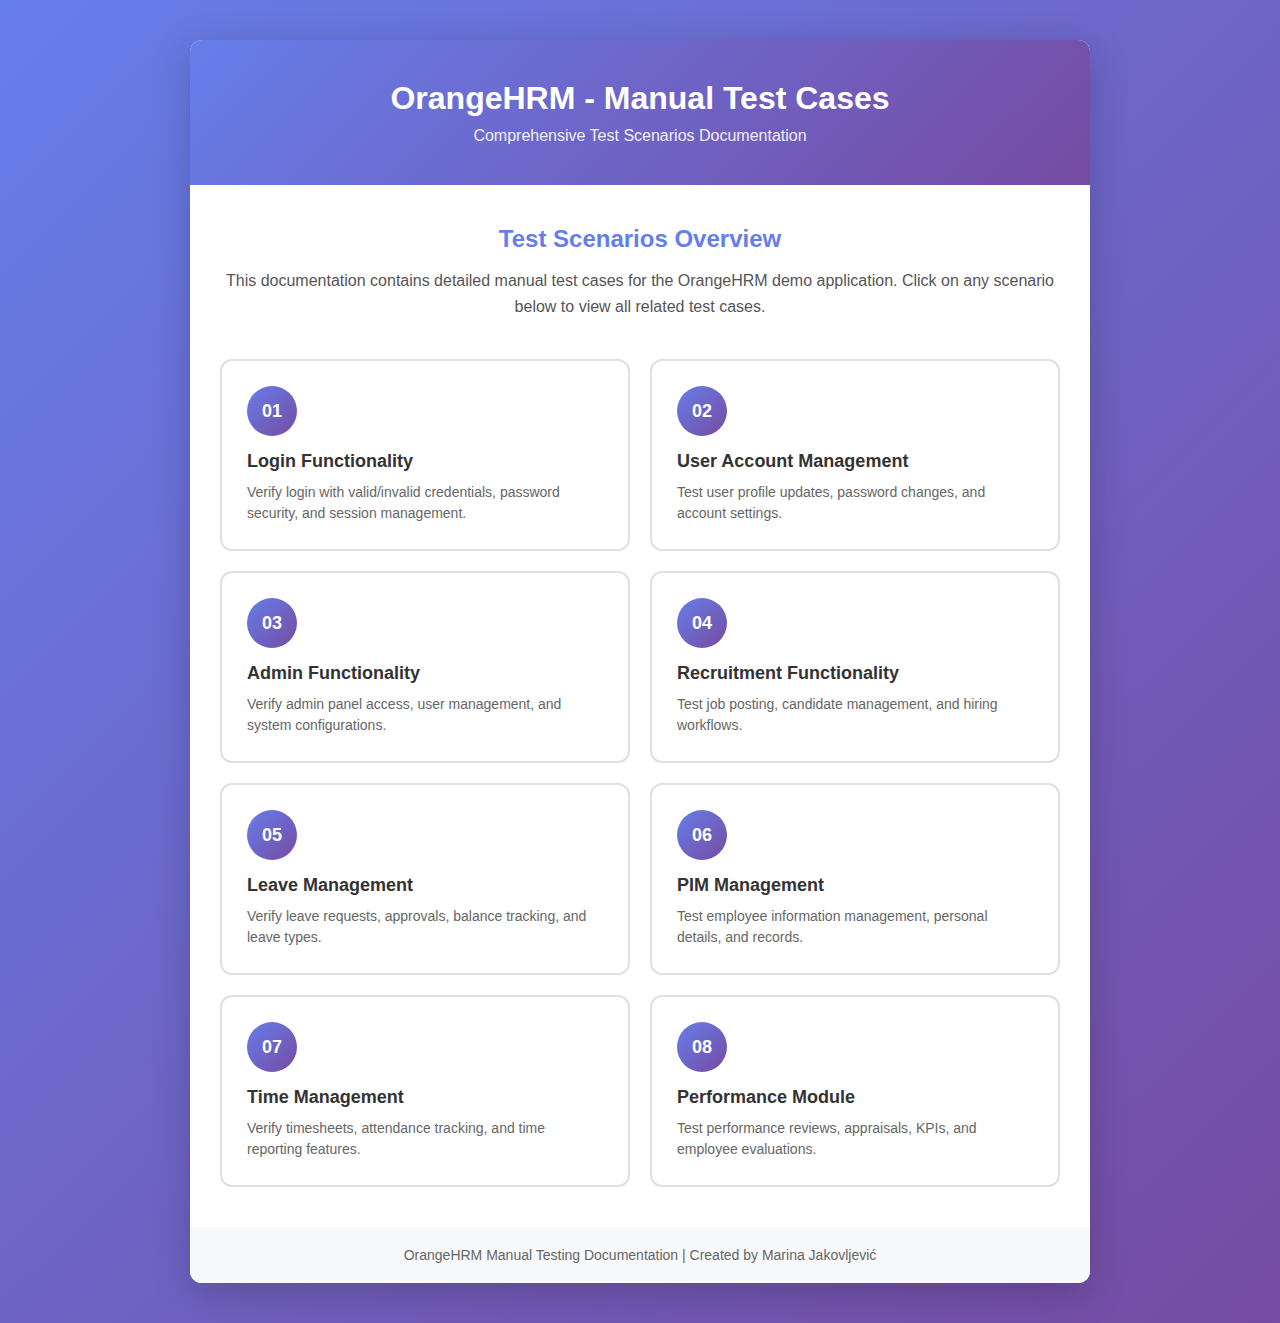
<file: index.html>
<!DOCTYPE html>
<html lang="en">

<head>
    <meta charset="UTF-8">
    <meta name="viewport" content="width=device-width, initial-scale=1.0">
    <link rel="stylesheet" href="css/style.css">
    <title>OrangeHRM - Manual Test Scenarios</title>

</head>

<body>
    <div class="container">

        <div class="header">
            <h1>OrangeHRM - Manual Test Cases</h1>
            <p>Comprehensive Test Scenarios Documentation</p>
        </div>

        <div class="content">
            <div class="intro-section">
                <h2>Test Scenarios Overview</h2>
                <p>This documentation contains detailed manual test cases for the OrangeHRM demo application. Click on
                    any scenario below to view all related test cases.</p>
            </div>

            <div class="scenarios-grid">
                <a href="html/login-functionality.html" class="scenario-card">
                    <div class="scenario-number">01</div>
                    <div class="scenario-title">Login Functionality</div>
                    <div class="scenario-description">Verify login with valid/invalid credentials, password security,
                        and session management.</div>
                    <span class="scenario-arrow">→</span>
                </a>

                <a href="html/user-account-management.html" class="scenario-card">
                    <div class="scenario-number">02</div>
                    <div class="scenario-title">User Account Management</div>
                    <div class="scenario-description">Test user profile updates, password changes, and account settings.
                    </div>
                    <span class="scenario-arrow">→</span>
                </a>

                <a href="html/admin-functionality.html" class="scenario-card">
                    <div class="scenario-number">03</div>
                    <div class="scenario-title">Admin Functionality</div>
                    <div class="scenario-description">Verify admin panel access, user management, and system
                        configurations.</div>
                    <span class="scenario-arrow">→</span>
                </a>

                <a href="html/recruitment-functionality.html" class="scenario-card">
                    <div class="scenario-number">04</div>
                    <div class="scenario-title">Recruitment Functionality</div>
                    <div class="scenario-description">Test job posting, candidate management, and hiring workflows.
                    </div>
                    <span class="scenario-arrow">→</span>
                </a>

                <a href="html/leave-management.html" class="scenario-card">
                    <div class="scenario-number">05</div>
                    <div class="scenario-title">Leave Management</div>
                    <div class="scenario-description">Verify leave requests, approvals, balance tracking, and leave
                        types.</div>
                    <span class="scenario-arrow">→</span>
                </a>

                <a href="html/pim-management.html" class="scenario-card">
                    <div class="scenario-number">06</div>
                    <div class="scenario-title">PIM Management</div>
                    <div class="scenario-description">Test employee information management, personal details, and
                        records.</div>
                    <span class="scenario-arrow">→</span>
                </a>

                <a href="html/time-management.html" class="scenario-card">
                    <div class="scenario-number">07</div>
                    <div class="scenario-title">Time Management</div>
                    <div class="scenario-description">Verify timesheets, attendance tracking, and time reporting
                        features.</div>
                    <span class="scenario-arrow">→</span>
                </a>

                <a href="html/performance-module.html" class="scenario-card">
                    <div class="scenario-number">08</div>
                    <div class="scenario-title">Performance Module</div>
                    <div class="scenario-description">Test performance reviews, appraisals, KPIs, and employee
                        evaluations.</div>
                    <span class="scenario-arrow">→</span>
                </a>
            </div>
        </div>

        <div class="footer">
            <p>OrangeHRM Manual Testing Documentation | Created by Marina Jakovljević</p>
        </div>
    </div>
</body>

</html>
</file>
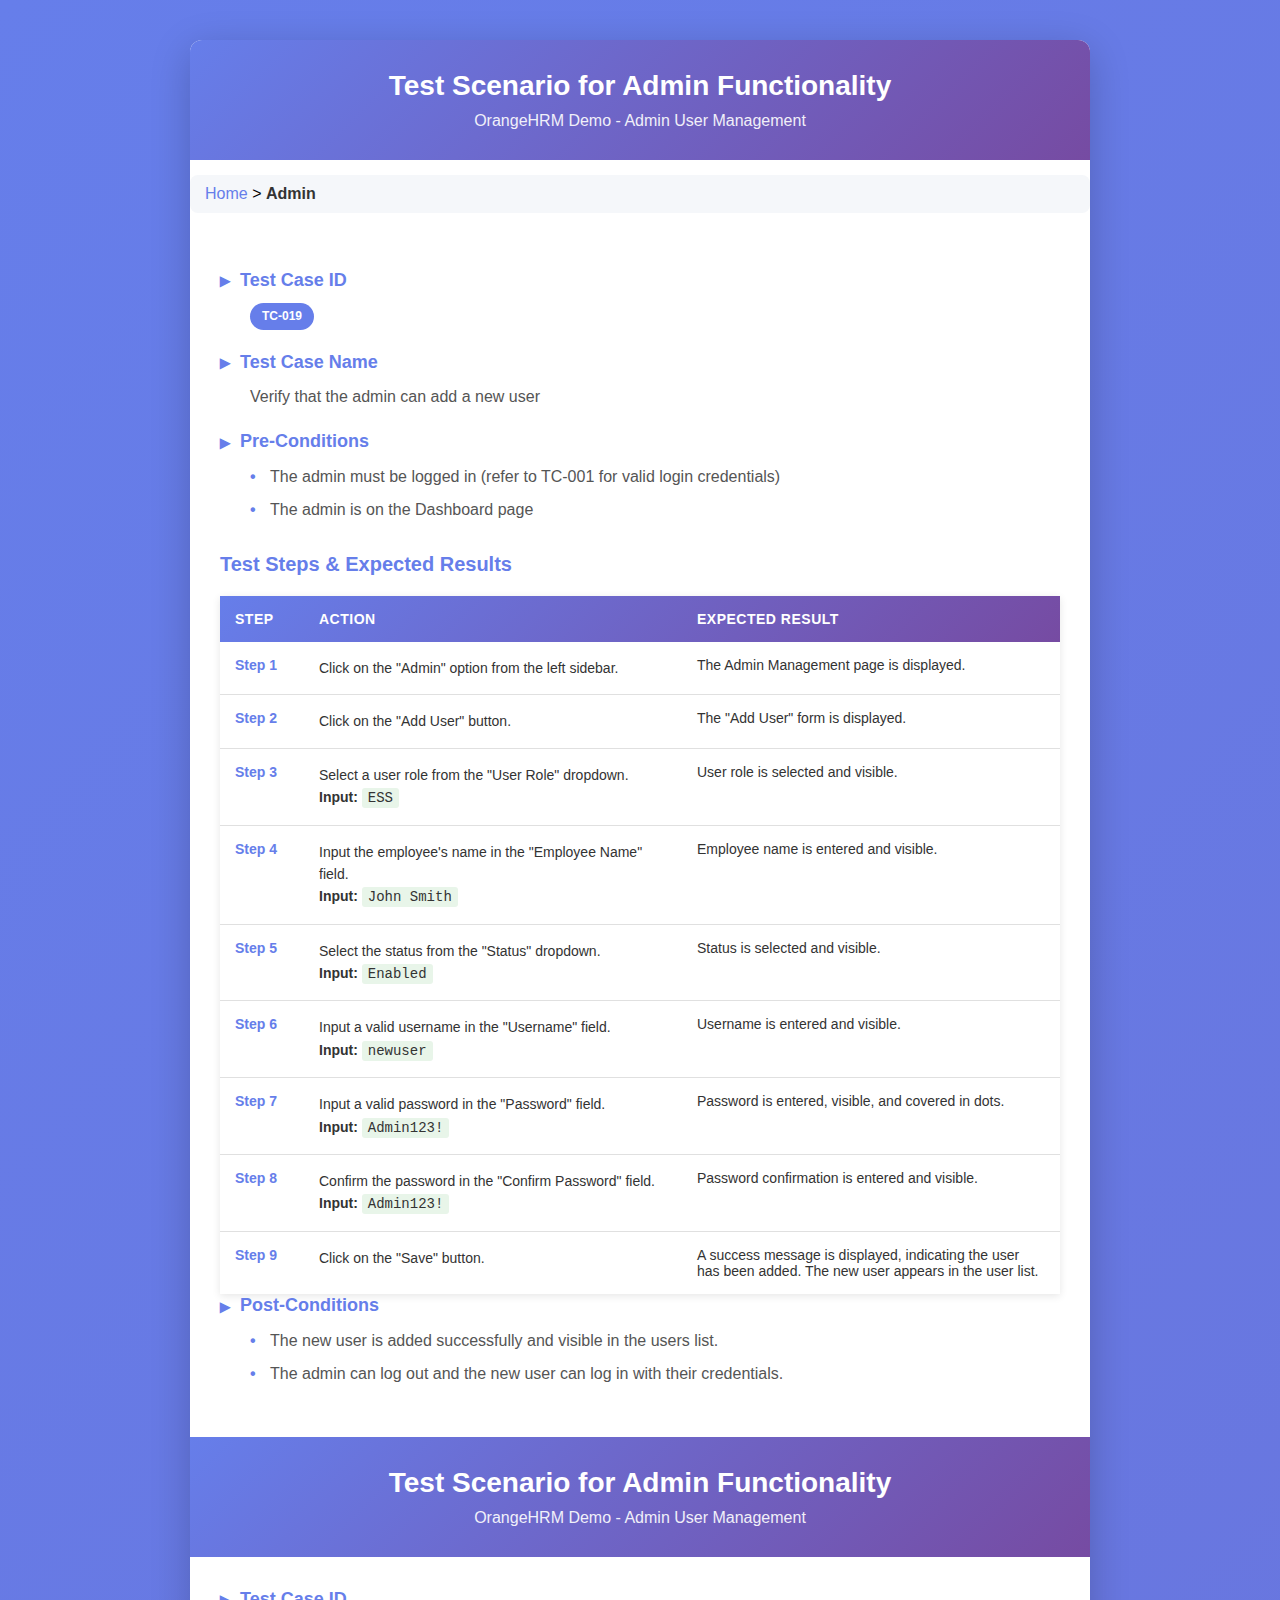
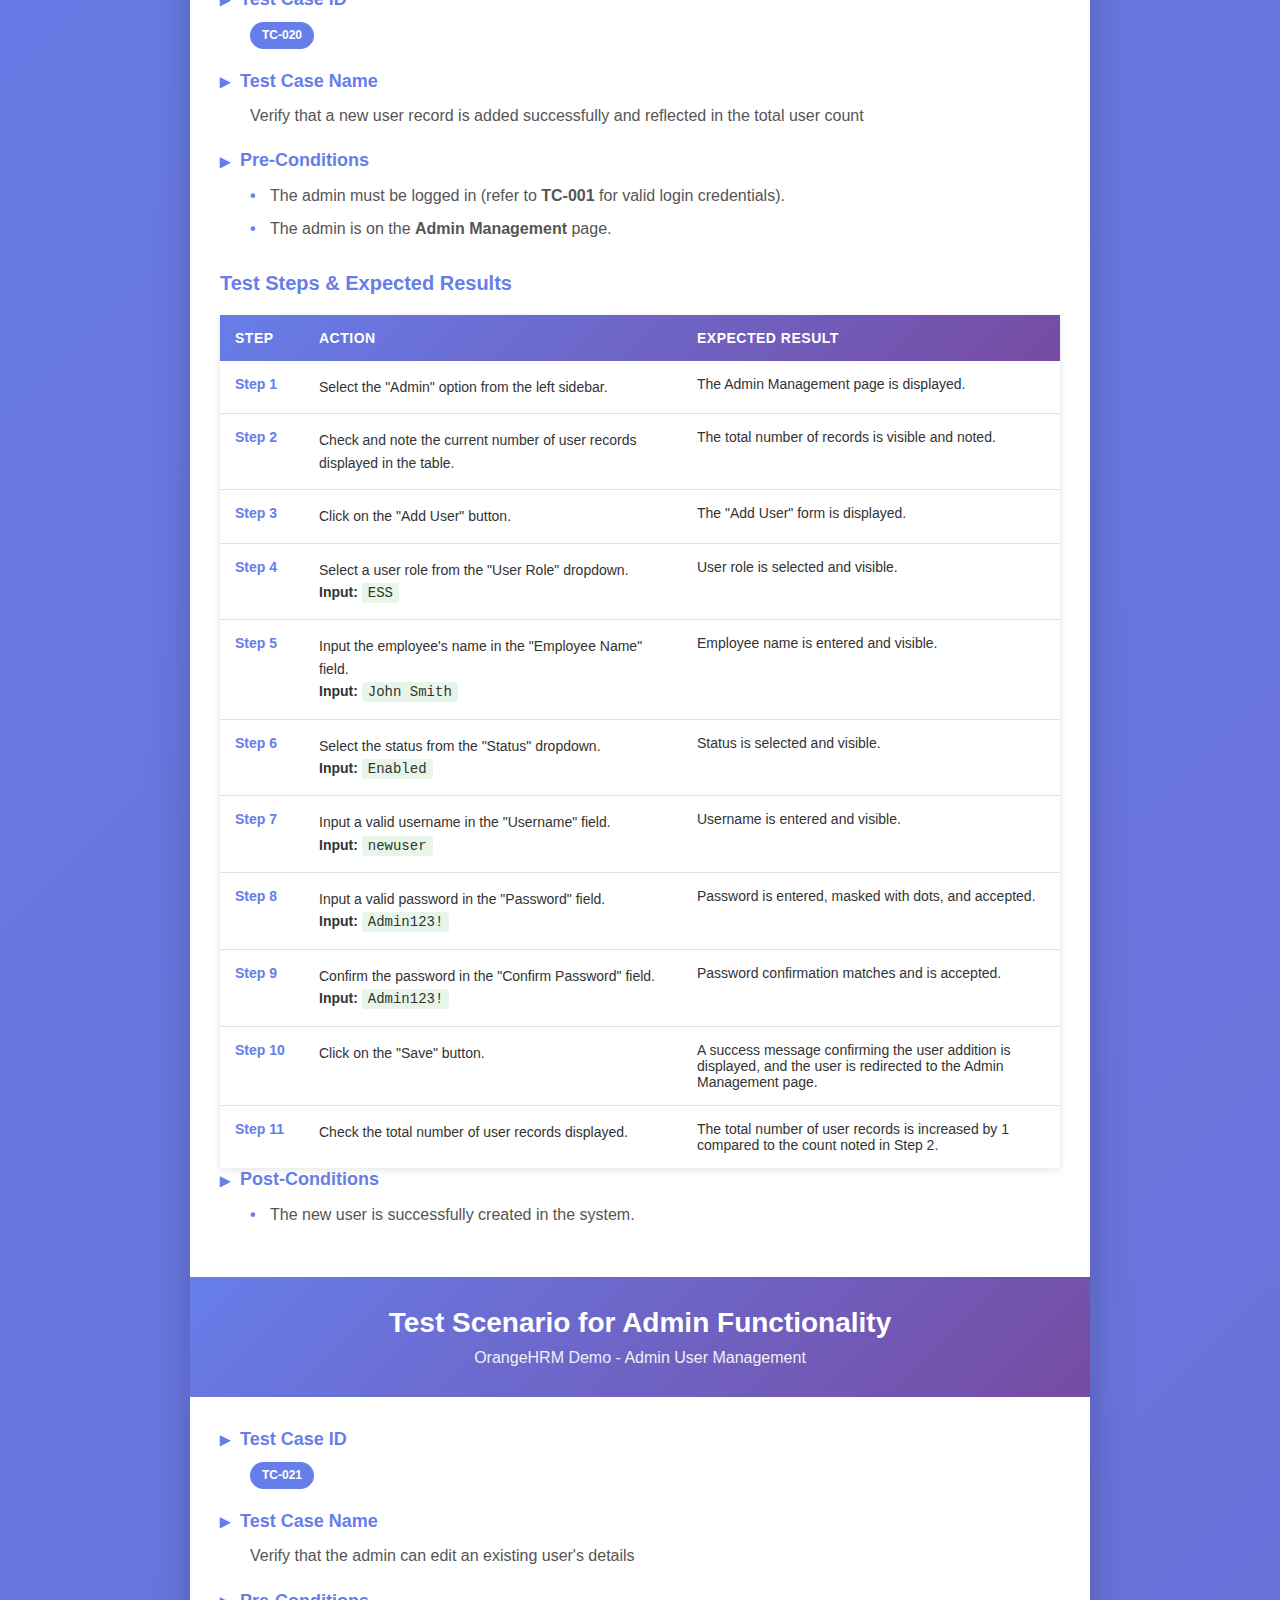
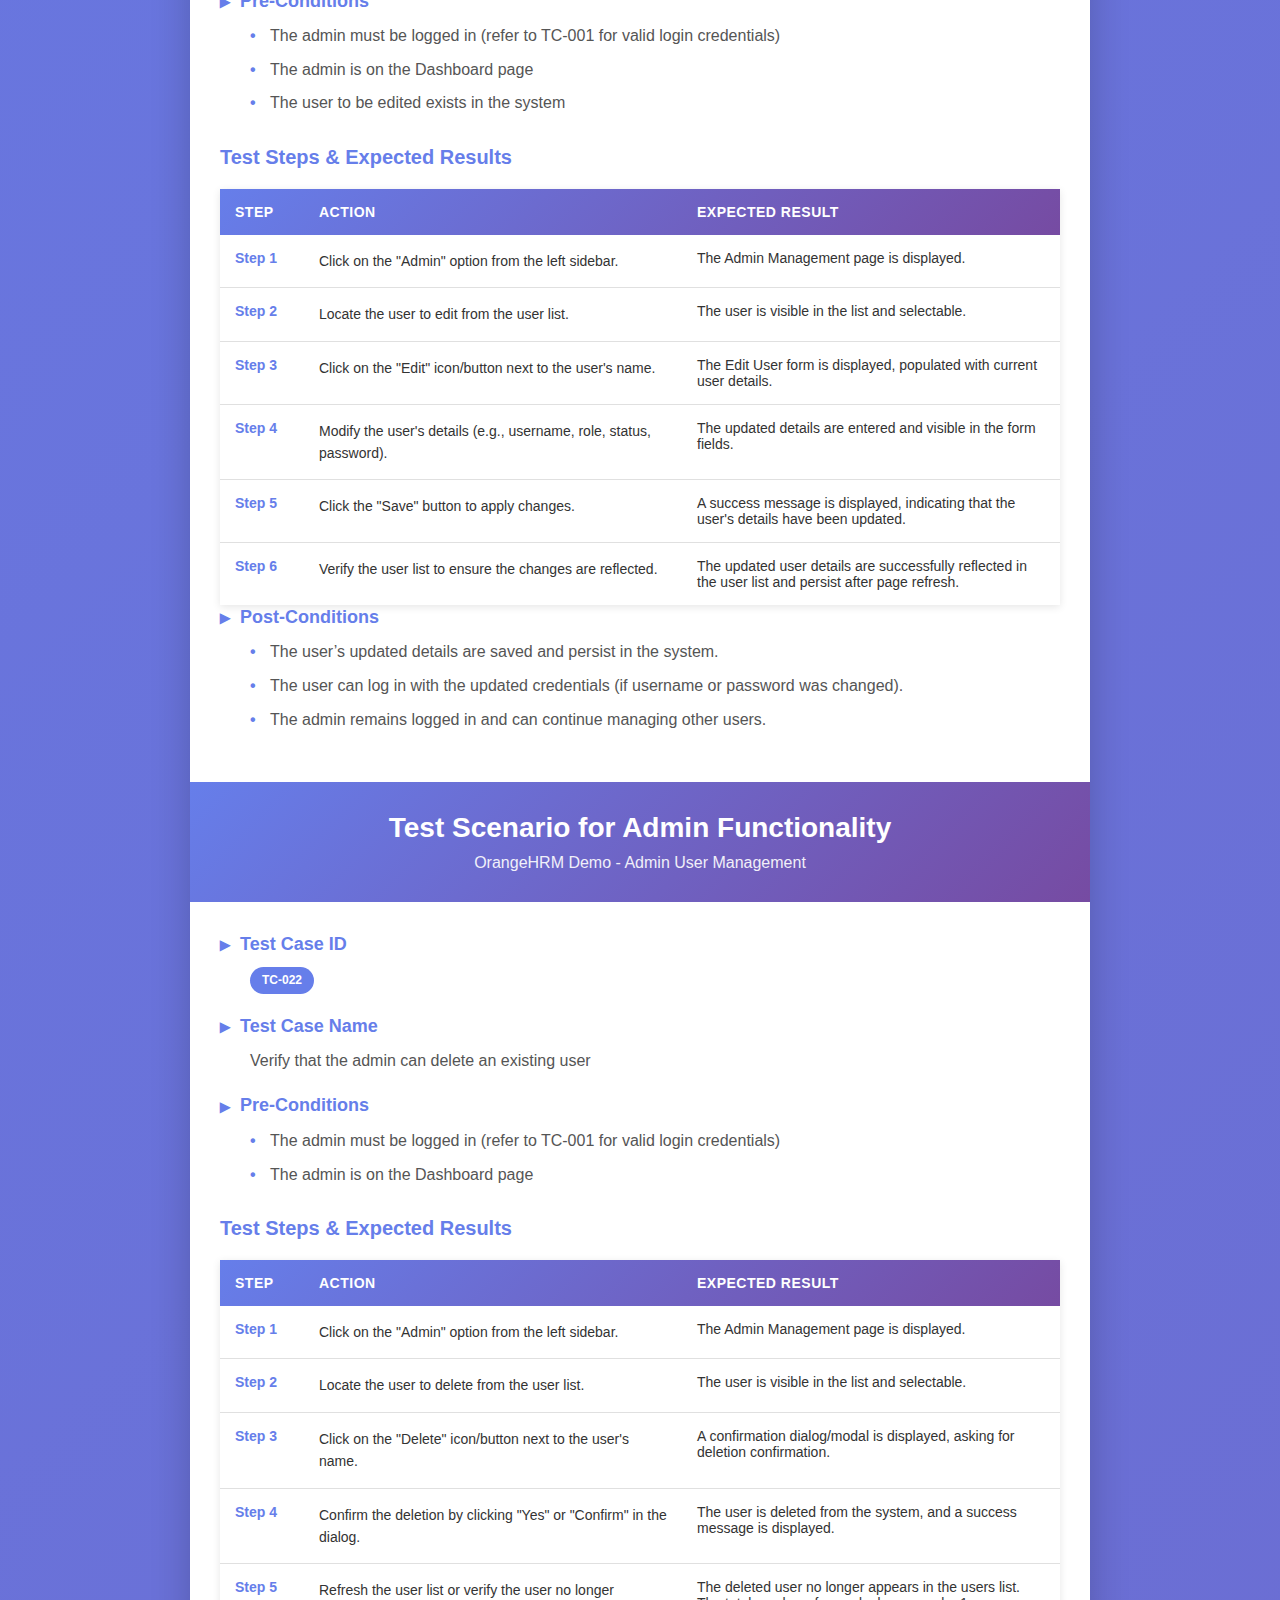
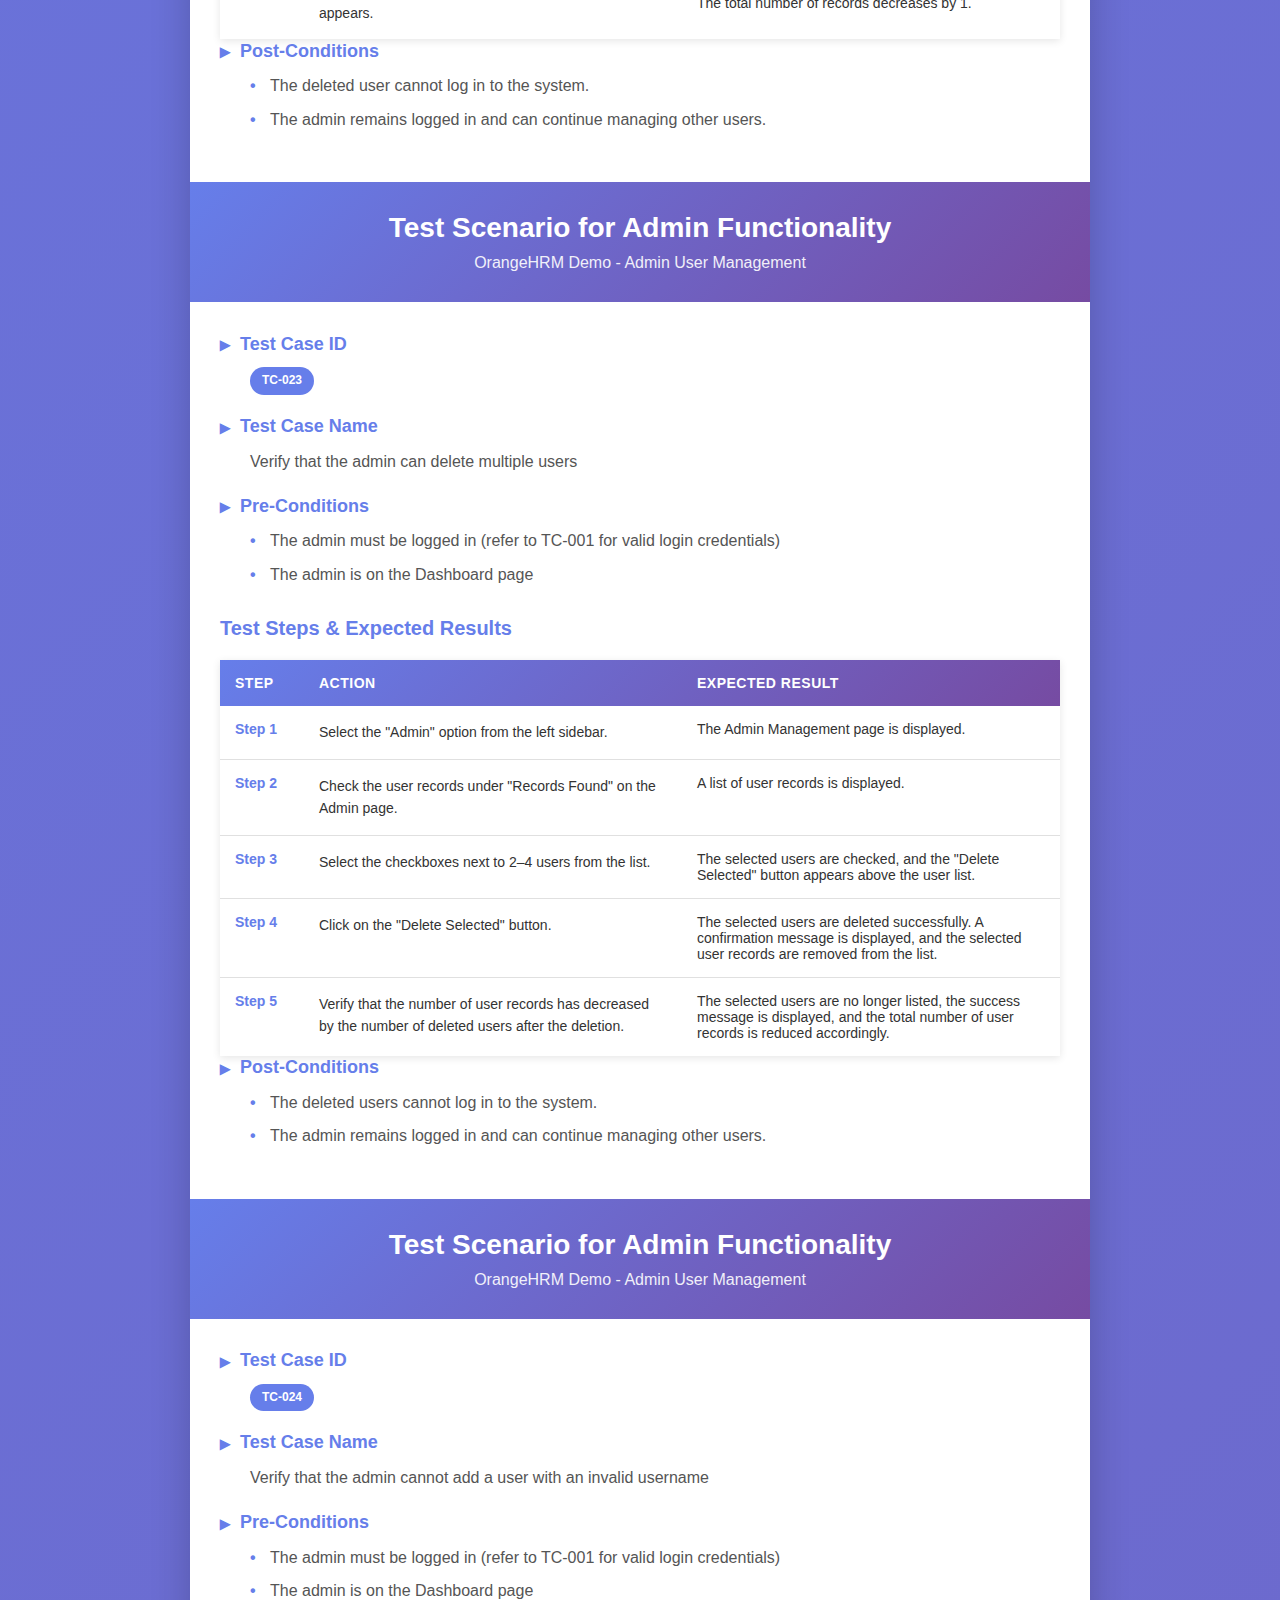
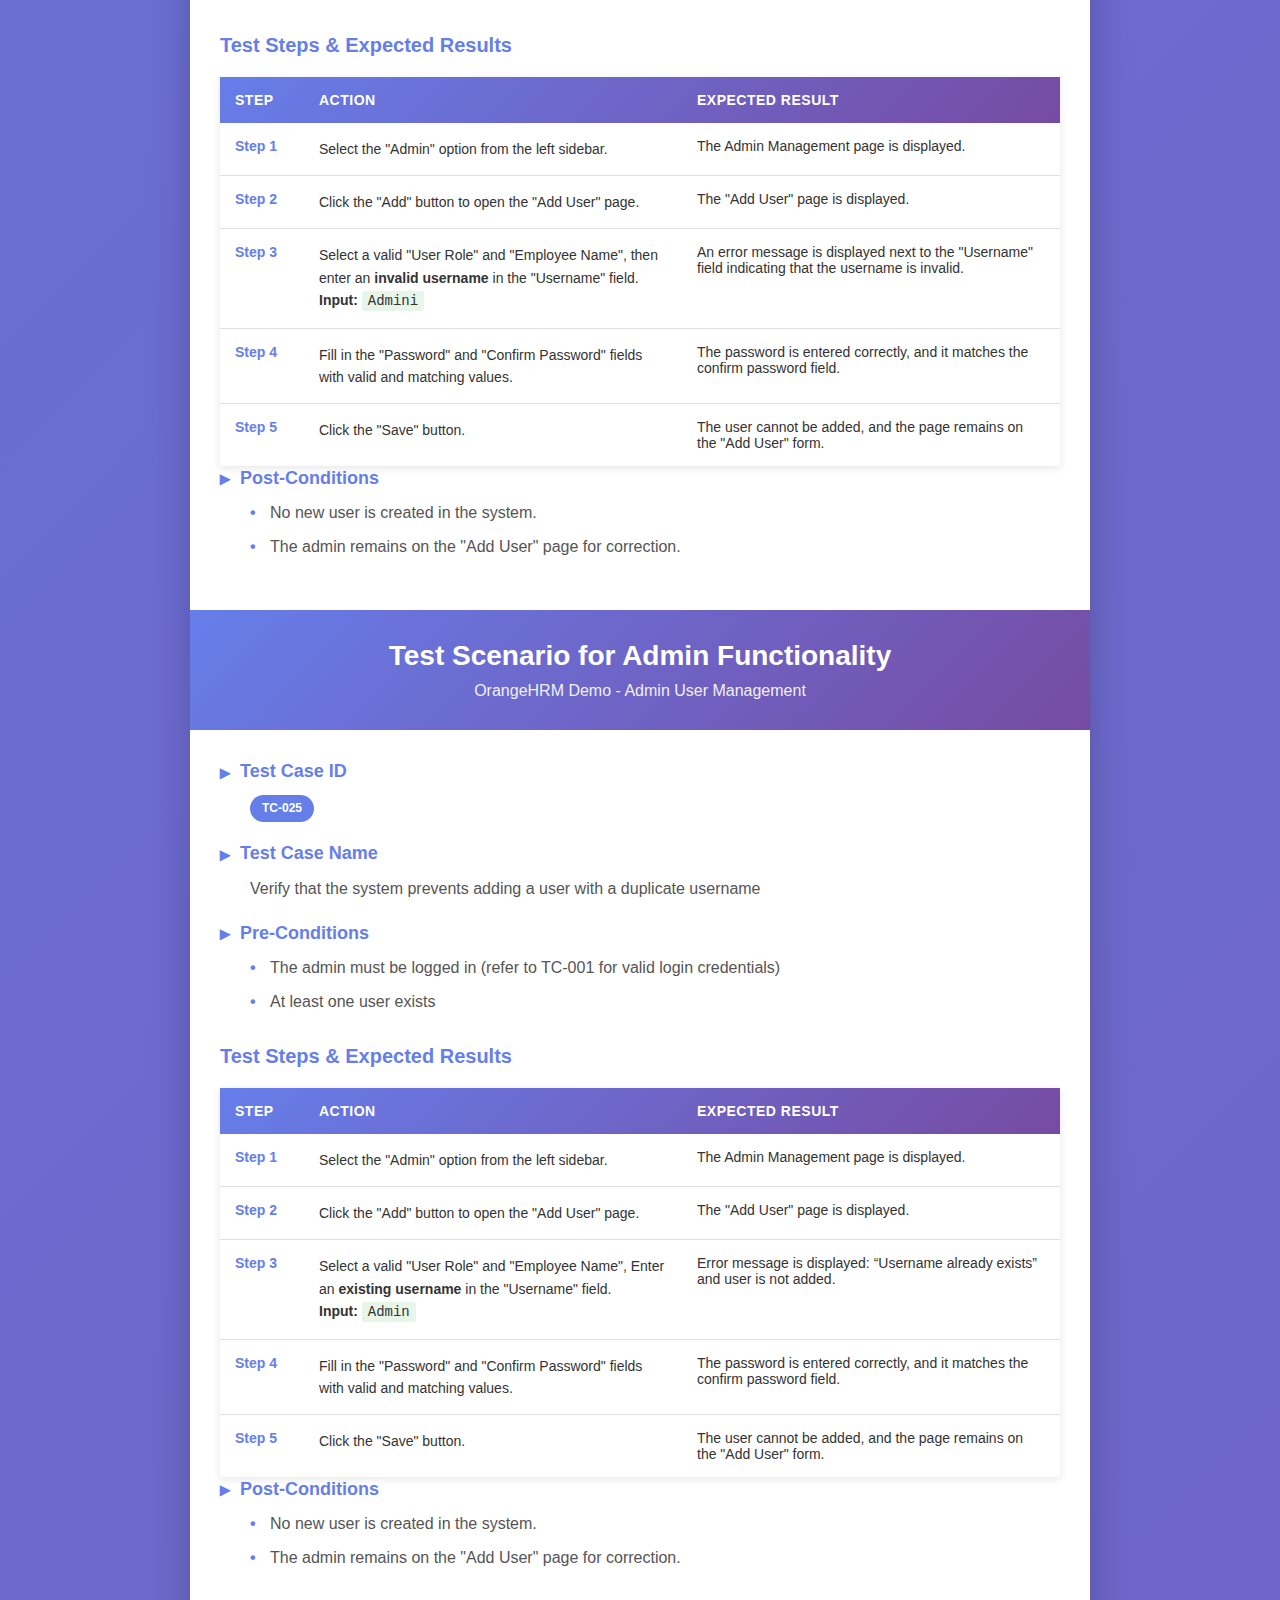
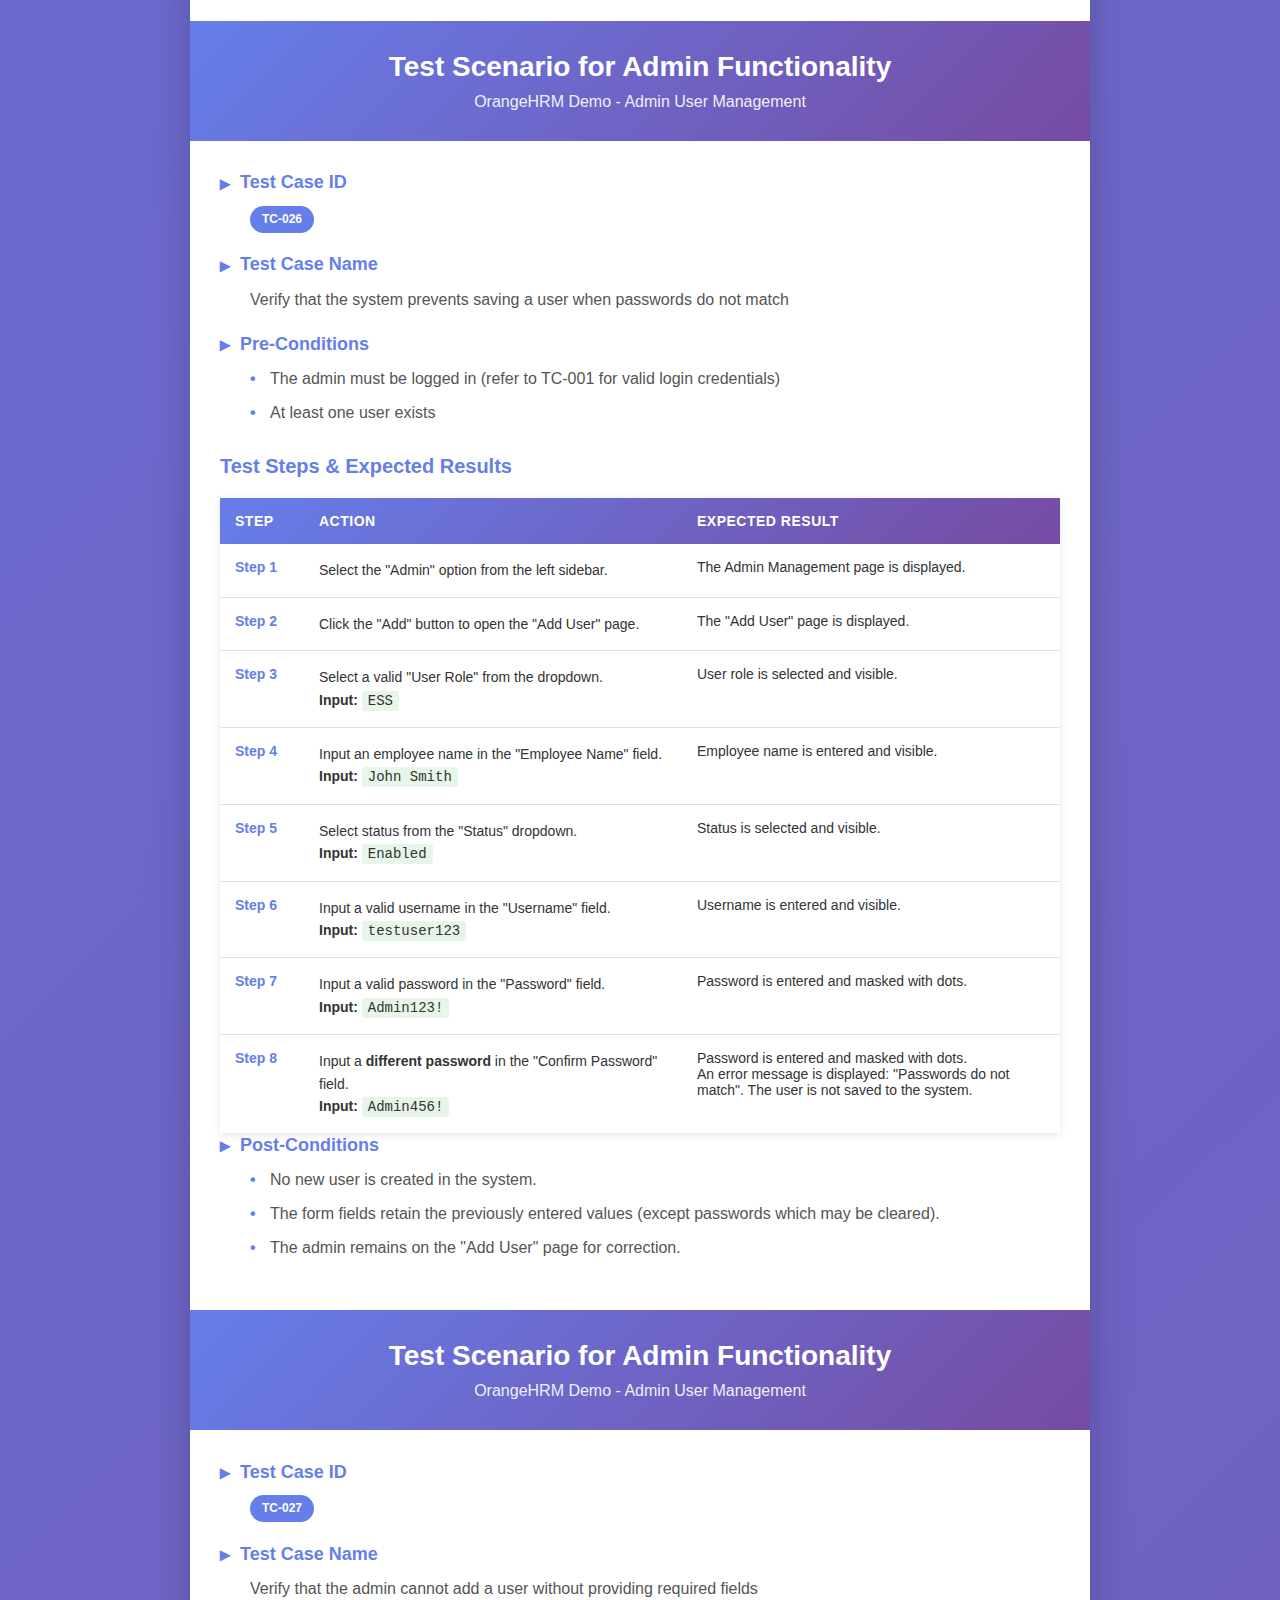
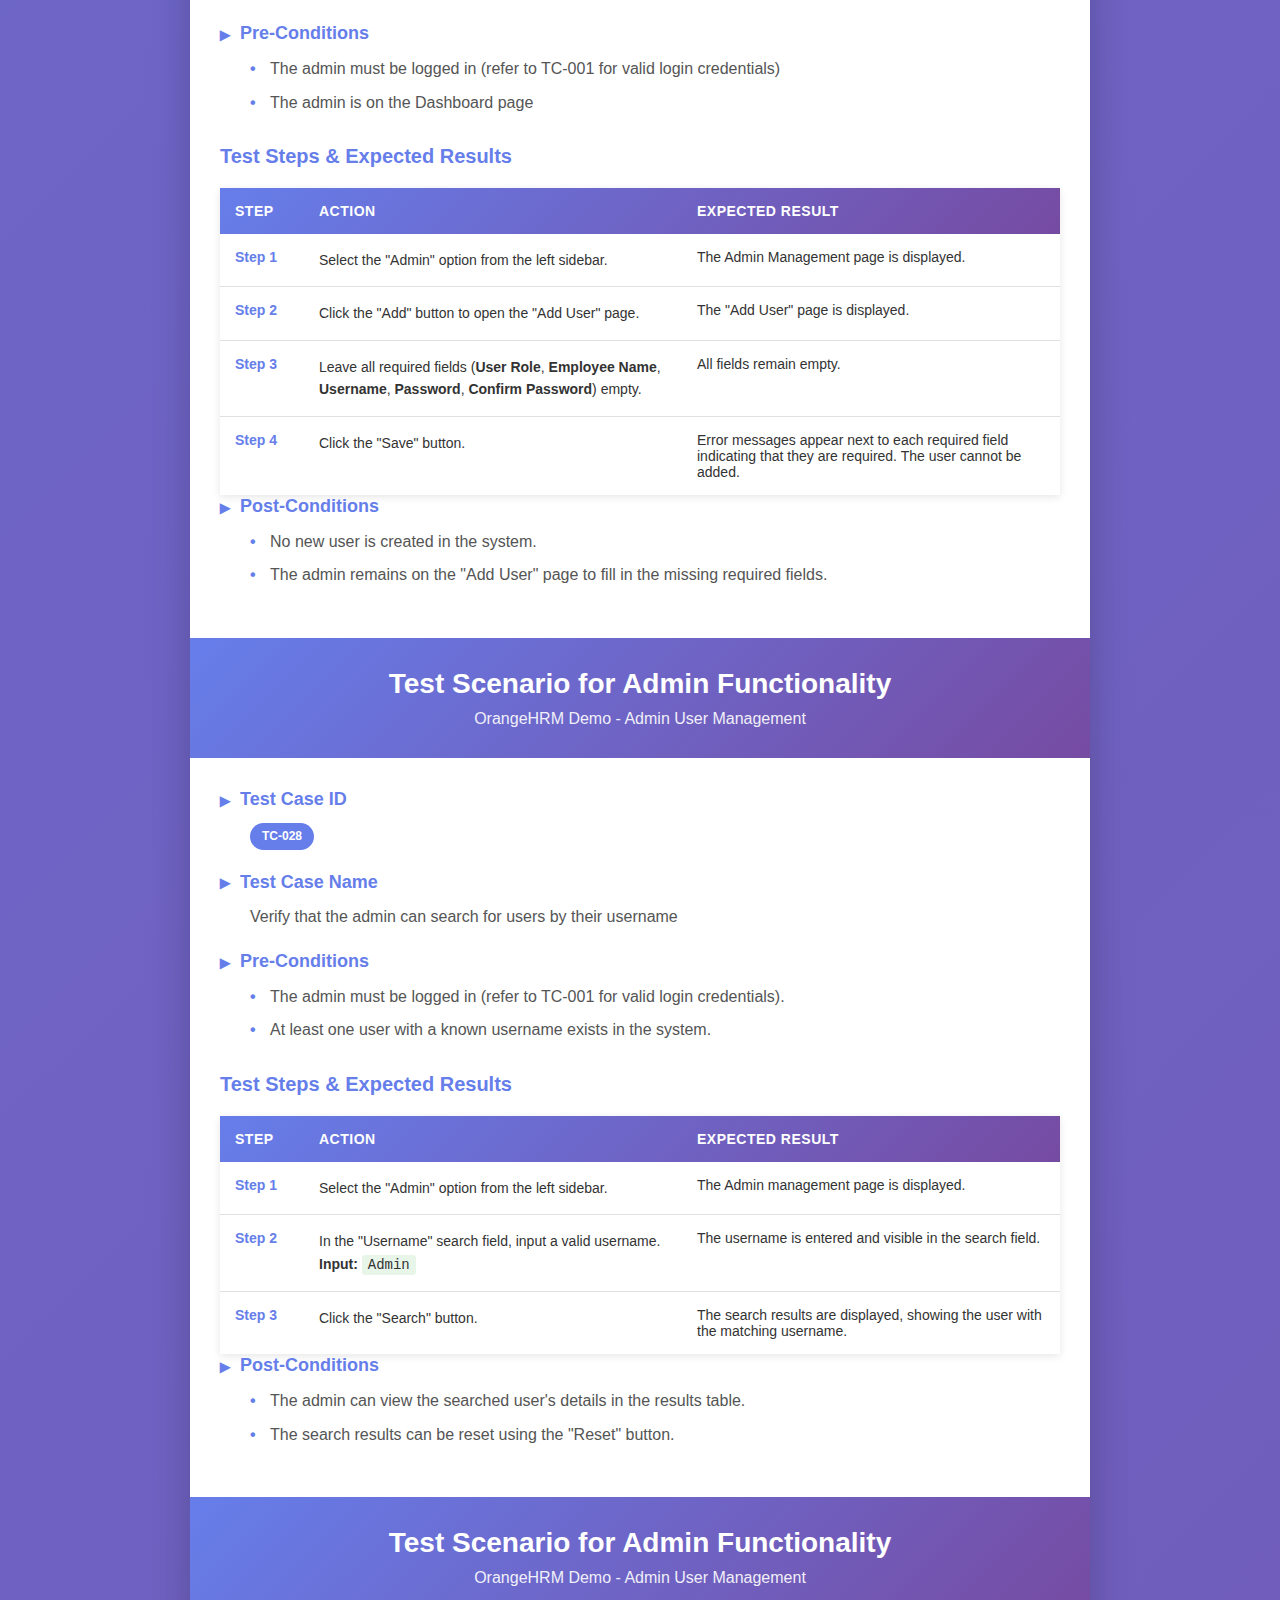
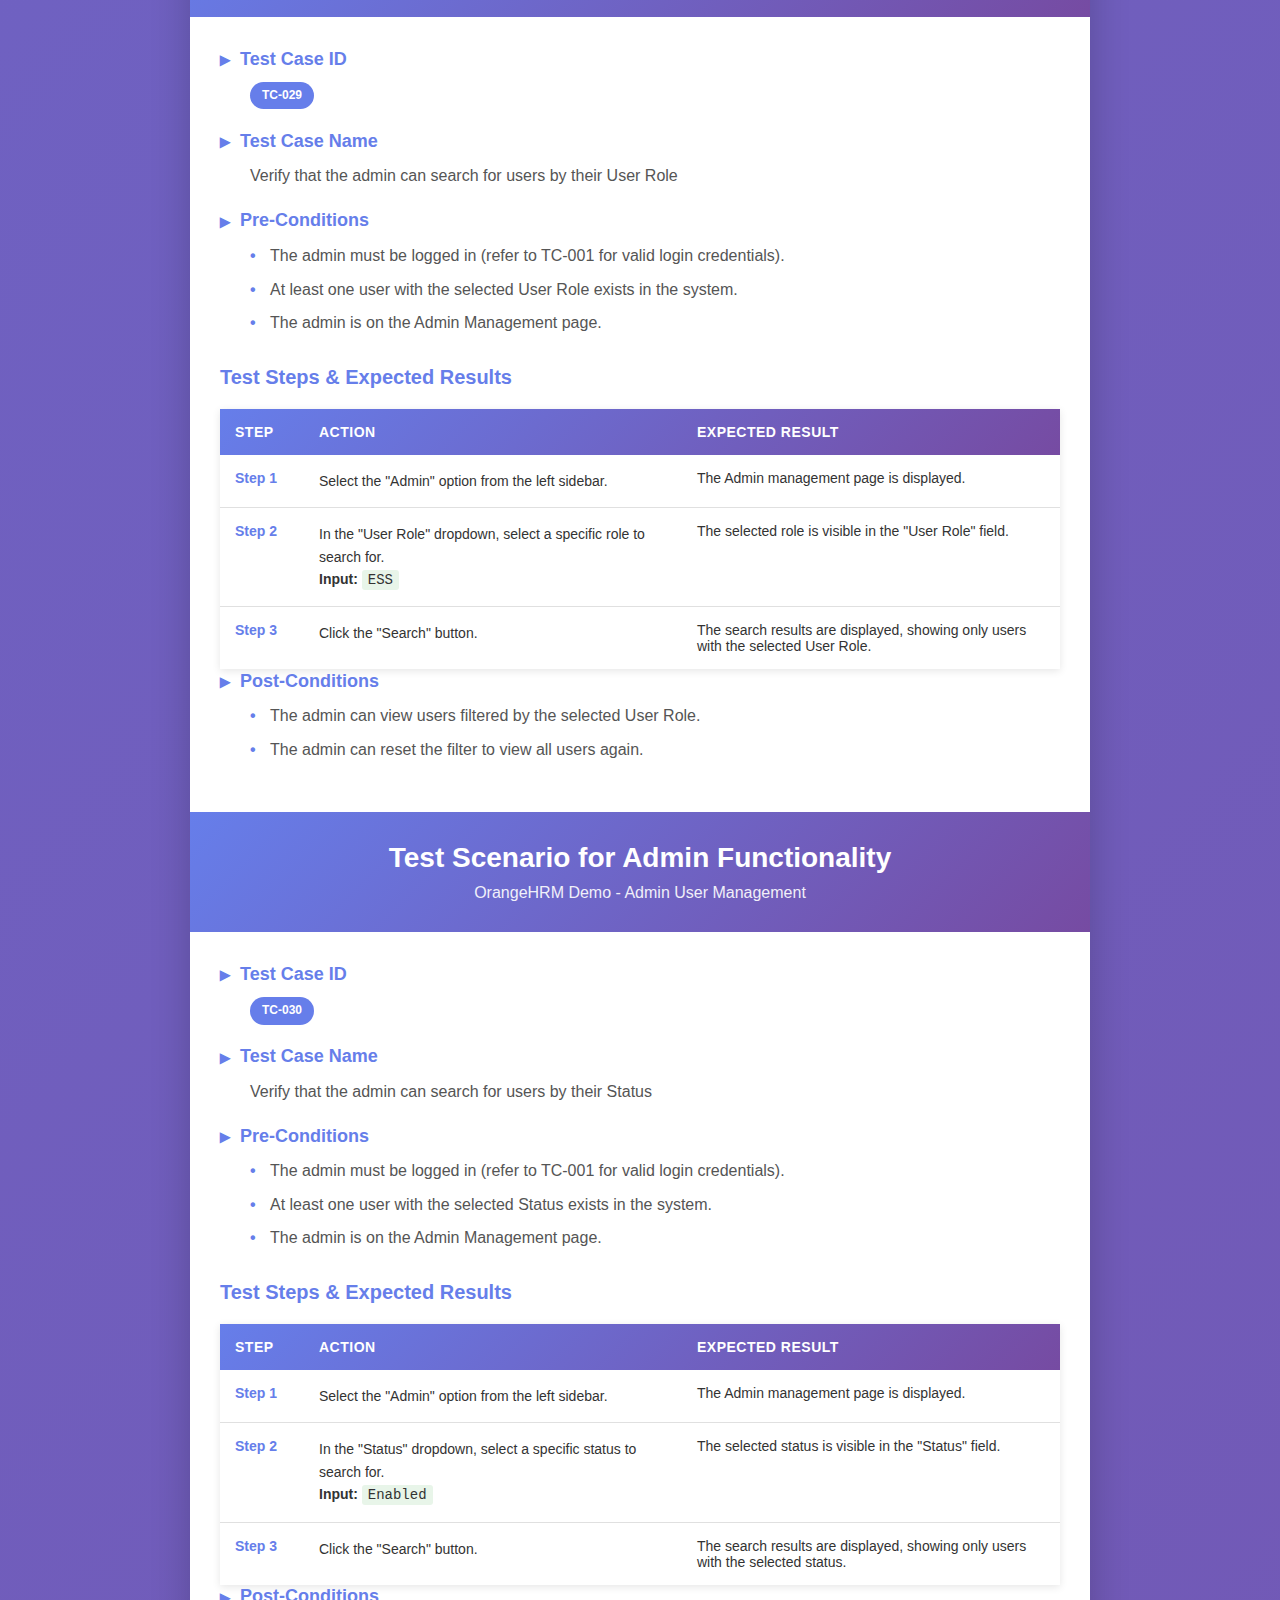
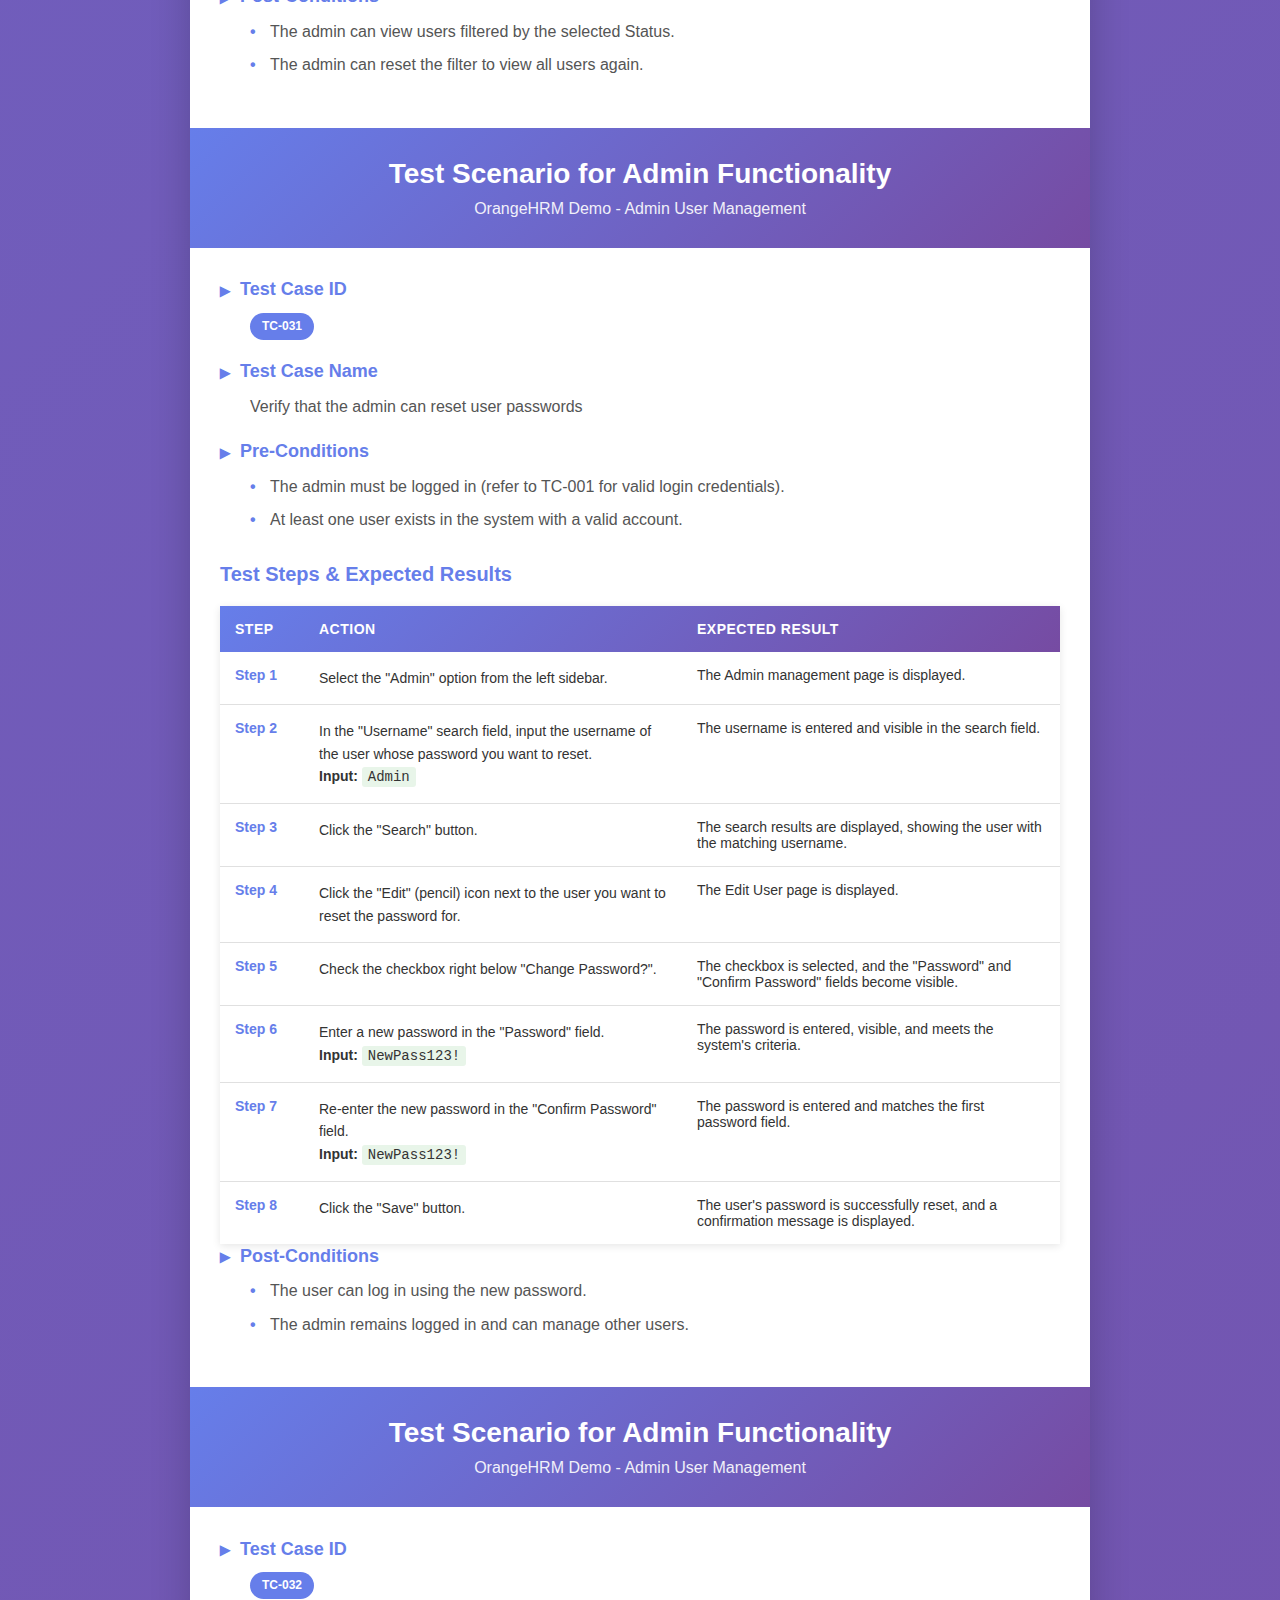
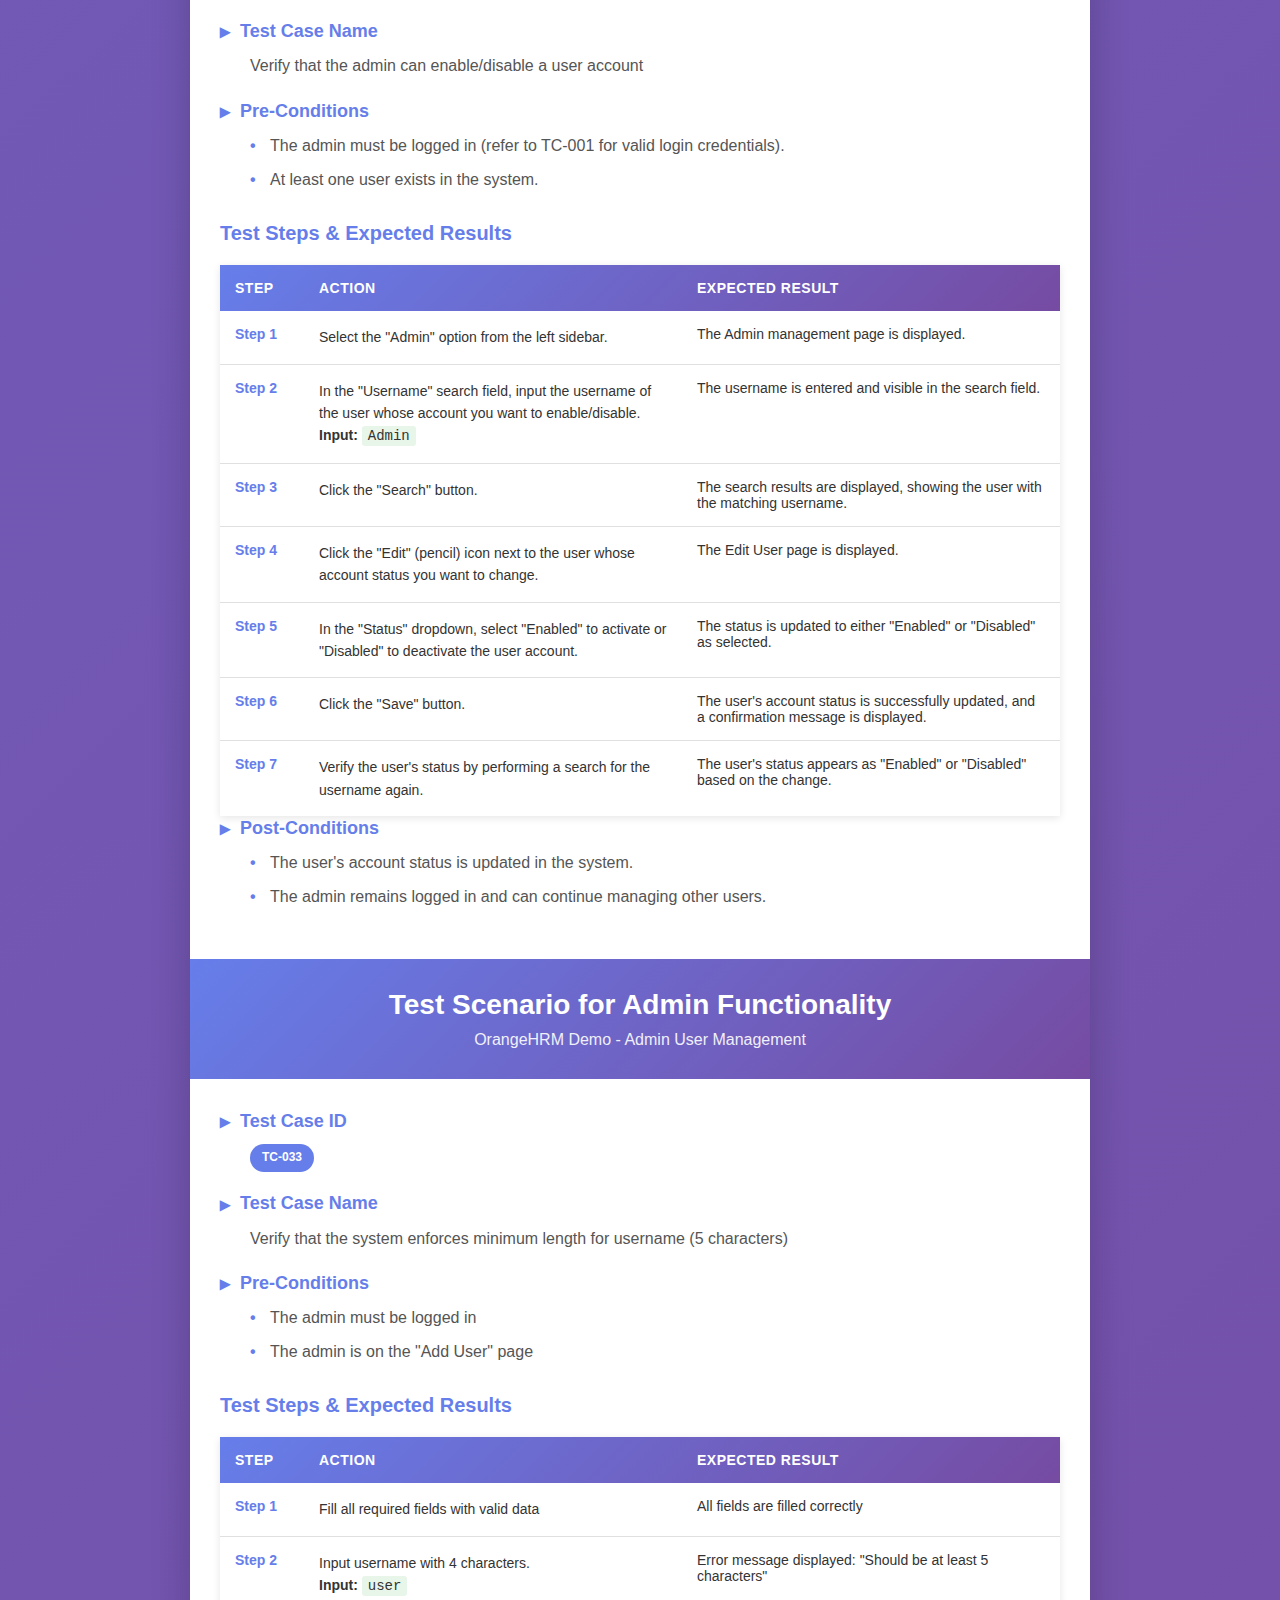
<file: html/admin-functionality.html>
<!DOCTYPE html>
<html lang="en">

<head>
    <meta charset="UTF-8">
    <meta name="viewport" content="width=device-width, initial-scale=1.0">
    <link rel="stylesheet" href="../css/TC_style.css">
    <title>Test Scenario for Admin Functionality</title>

</head>

<body>
    <!-- Admin Functionality -->
    <div class="container">

        <div class="header">
            <h1>Test Scenario for Admin Functionality</h1>
            <p>OrangeHRM Demo - Admin User Management</p>
        </div>

        <div id="breadcrumb-container"></div>

        <script>
            fetch('breadcrumb.html')
                .then(response => response.text())
                .then(data => {
                    document.getElementById('breadcrumb-container').innerHTML = data;

                    // Promeni naziv trenutne stranice
                    document.getElementById('breadcrumb-current').textContent = "Admin"; // Promeni za svaku stranicu
                });
        </script>

        <!-- TC019 -->
        <div class="content">
            <div class="info-section">
                <div class="info-item">
                    <h3>Test Case ID</h3>
                    <p><span class="badge">TC-019</span></p>
                </div>

                <div class="info-item">
                    <h3>Test Case Name</h3>
                    <p>Verify that the admin can add a new user</p>
                </div>

                <div class="info-item">
                    <h3>Pre-Conditions</h3>
                    <ul>
                        <li>The admin must be logged in (refer to TC-001 for valid login credentials)</li>
                        <li>The admin is on the Dashboard page</li>
                    </ul>
                </div>
            </div>

            <h3 style="color: #667eea; margin-bottom: 15px; font-size: 20px;">Test Steps & Expected Results</h3>

            <table>
                <thead>
                    <tr>
                        <th style="width: 10%;">Step</th>
                        <th style="width: 45%;">Action</th>
                        <th style="width: 45%;">Expected Result</th>
                    </tr>
                </thead>
                <tbody>
                    <tr>
                        <td class="step-number">Step 1</td>
                        <td class="step-description">
                            Click on the "Admin" option from the left sidebar.
                        </td>
                        <td>The Admin Management page is displayed.</td>
                    </tr>
                    <tr>
                        <td class="step-number">Step 2</td>
                        <td class="step-description">
                            Click on the "Add User" button.
                        </td>
                        <td>The "Add User" form is displayed.</td>
                    </tr>
                    <tr>
                        <td class="step-number">Step 3</td>
                        <td class="step-description">
                            Select a user role from the "User Role" dropdown.<br>
                            <strong>Input:</strong> <code
                                style="background: #e8f5e9; padding: 2px 6px; border-radius: 3px;">ESS</code>
                        </td>
                        <td>User role is selected and visible.</td>
                    </tr>
                    <tr>
                        <td class="step-number">Step 4</td>
                        <td class="step-description">
                            Input the employee's name in the "Employee Name" field.<br>
                            <strong>Input:</strong> <code
                                style="background: #e8f5e9; padding: 2px 6px; border-radius: 3px;">John Smith</code>
                        </td>
                        <td>Employee name is entered and visible.</td>
                    </tr>
                    <tr>
                        <td class="step-number">Step 5</td>
                        <td class="step-description">
                            Select the status from the "Status" dropdown.<br>
                            <strong>Input:</strong> <code
                                style="background: #e8f5e9; padding: 2px 6px; border-radius: 3px;">Enabled</code>
                        </td>
                        <td>Status is selected and visible.</td>
                    </tr>
                    <tr>
                        <td class="step-number">Step 6</td>
                        <td class="step-description">
                            Input a valid username in the "Username" field.<br>
                            <strong>Input:</strong> <code
                                style="background: #e8f5e9; padding: 2px 6px; border-radius: 3px;">newuser</code>
                        </td>
                        <td>Username is entered and visible.</td>
                    </tr>
                    <tr>
                        <td class="step-number">Step 7</td>
                        <td class="step-description">
                            Input a valid password in the "Password" field.<br>
                            <strong>Input:</strong> <code
                                style="background: #e8f5e9; padding: 2px 6px; border-radius: 3px;">Admin123!</code>
                        </td>
                        <td>Password is entered, visible, and covered in dots.</td>
                    </tr>
                    <tr>
                        <td class="step-number">Step 8</td>
                        <td class="step-description">
                            Confirm the password in the "Confirm Password" field.<br>
                            <strong>Input:</strong> <code
                                style="background: #e8f5e9; padding: 2px 6px; border-radius: 3px;">Admin123!</code>
                        </td>
                        <td>Password confirmation is entered and visible.</td>
                    </tr>
                    <tr>
                        <td class="step-number">Step 9</td>
                        <td class="step-description">
                            Click on the "Save" button.
                        </td>
                        <td>A success message is displayed, indicating the user has been added. The new user appears in
                            the user list.</td>
                    </tr>
                </tbody>
            </table>

            <div class="info-item">
                <h3>Post-Conditions</h3>
                <ul>
                    <li>The new user is added successfully and visible in the users list.</li>
                    <li>The admin can log out and the new user can log in with their credentials.</li>
                </ul>
            </div>
        </div>


        <!-- TC020 -->
        <div class="header">
            <h1>Test Scenario for Admin Functionality</h1>
            <p>OrangeHRM Demo - Admin User Management</p>
        </div>

        <div class="content">
            <div class="info-section">
                <div class="info-item">
                    <h3>Test Case ID</h3>
                    <p><span class="badge">TC-020</span></p>
                </div>

                <div class="info-item">
                    <h3>Test Case Name</h3>
                    <p>Verify that a new user record is added successfully and reflected in the total user count</p>
                </div>

                <div class="info-item">
                    <h3>Pre-Conditions</h3>
                    <ul>
                        <li>The admin must be logged in (refer to <strong>TC-001</strong> for valid login
                            credentials).
                        </li>
                        <li>The admin is on the <strong>Admin Management</strong> page.</li>
                    </ul>
                </div>
            </div>

            <h3 style="color: #667eea; margin-bottom: 15px; font-size: 20px;">Test Steps & Expected Results</h3>

            <table>
                <thead>
                    <tr>
                        <th style="width: 10%;">Step</th>
                        <th style="width: 45%;">Action</th>
                        <th style="width: 45%;">Expected Result</th>
                    </tr>
                </thead>
                <tbody>
                    <tr>
                        <td class="step-number">Step 1</td>
                        <td class="step-description">
                            Select the "Admin" option from the left sidebar.
                        </td>
                        <td>The Admin Management page is displayed.</td>
                    </tr>
                    <tr>
                        <td class="step-number">Step 2</td>
                        <td class="step-description">
                            Check and note the current number of user records displayed in the table.
                        </td>
                        <td>The total number of records is visible and noted.</td>
                    </tr>
                    <tr>
                        <td class="step-number">Step 3</td>
                        <td class="step-description">
                            Click on the "Add User" button.
                        </td>
                        <td>The "Add User" form is displayed.</td>
                    </tr>
                    <tr>
                        <td class="step-number">Step 4</td>
                        <td class="step-description">
                            Select a user role from the "User Role" dropdown.<br>
                            <strong>Input:</strong> <code
                                style="background: #e8f5e9; padding: 2px 6px; border-radius: 3px;">ESS</code>
                        </td>
                        <td>User role is selected and visible.</td>
                    </tr>
                    <tr>
                        <td class="step-number">Step 5</td>
                        <td class="step-description">
                            Input the employee's name in the "Employee Name" field.<br>
                            <strong>Input:</strong> <code
                                style="background: #e8f5e9; padding: 2px 6px; border-radius: 3px;">John Smith</code>
                        </td>
                        <td>Employee name is entered and visible.</td>
                    </tr>
                    <tr>
                        <td class="step-number">Step 6</td>
                        <td class="step-description">
                            Select the status from the "Status" dropdown.<br>
                            <strong>Input:</strong> <code
                                style="background: #e8f5e9; padding: 2px 6px; border-radius: 3px;">Enabled</code>
                        </td>
                        <td>Status is selected and visible.</td>
                    </tr>
                    <tr>
                        <td class="step-number">Step 7</td>
                        <td class="step-description">
                            Input a valid username in the "Username" field.<br>
                            <strong>Input:</strong> <code
                                style="background: #e8f5e9; padding: 2px 6px; border-radius: 3px;">newuser</code>
                        </td>
                        <td>Username is entered and visible.</td>
                    </tr>
                    <tr>
                        <td class="step-number">Step 8</td>
                        <td class="step-description">
                            Input a valid password in the "Password" field.<br>
                            <strong>Input:</strong> <code
                                style="background: #e8f5e9; padding: 2px 6px; border-radius: 3px;">Admin123!</code>
                        </td>
                        <td>Password is entered, masked with dots, and accepted.</td>
                    </tr>
                    <tr>
                        <td class="step-number">Step 9</td>
                        <td class="step-description">
                            Confirm the password in the "Confirm Password" field.<br>
                            <strong>Input:</strong> <code
                                style="background: #e8f5e9; padding: 2px 6px; border-radius: 3px;">Admin123!</code>
                        </td>
                        <td>Password confirmation matches and is accepted.</td>
                    </tr>
                    <tr>
                        <td class="step-number">Step 10</td>
                        <td class="step-description">
                            Click on the "Save" button.
                        </td>
                        <td>
                            A success message confirming the user addition is displayed, and the user is redirected to
                            the Admin Management page.
                        </td>
                    </tr>
                    <tr>
                        <td class="step-number">Step 11</td>
                        <td class="step-description">
                            Check the total number of user records displayed.
                        </td>
                        <td>
                            The total number of user records is increased by 1 compared to the count noted in Step 2.
                        </td>
                    </tr>
                </tbody>
            </table>

            <div class="info-item">
                <h3>Post-Conditions</h3>
                <ul>
                    <li>The new user is successfully created in the system.</li>
                </ul>
            </div>
        </div>

        <!-- TC021 -->
        <div class="header">
            <h1>Test Scenario for Admin Functionality</h1>
            <p>OrangeHRM Demo - Admin User Management</p>
        </div>

        <div class="content">
            <div class="info-section">
                <div class="info-item">
                    <h3>Test Case ID</h3>
                    <p><span class="badge">TC-021</span></p>
                </div>

                <div class="info-item">
                    <h3>Test Case Name</h3>
                    <p>Verify that the admin can edit an existing user's details</p>
                </div>

                <div class="info-item">
                    <h3>Pre-Conditions</h3>
                    <ul>
                        <li>The admin must be logged in (refer to TC-001 for valid login credentials)</li>
                        <li>The admin is on the Dashboard page</li>
                        <li>The user to be edited exists in the system</li>
                    </ul>
                </div>
            </div>

            <h3 style="color: #667eea; margin-bottom: 15px; font-size: 20px;">Test Steps & Expected Results</h3>

            <table>
                <thead>
                    <tr>
                        <th style="width: 10%;">Step</th>
                        <th style="width: 45%;">Action</th>
                        <th style="width: 45%;">Expected Result</th>
                    </tr>
                </thead>
                <tbody>
                    <tr>
                        <td class="step-number">Step 1</td>
                        <td class="step-description">
                            Click on the "Admin" option from the left sidebar.
                        </td>
                        <td>The Admin Management page is displayed.</td>
                    </tr>
                    <tr>
                        <td class="step-number">Step 2</td>
                        <td class="step-description">
                            Locate the user to edit from the user list.
                        </td>
                        <td>The user is visible in the list and selectable.</td>
                    </tr>
                    <tr>
                        <td class="step-number">Step 3</td>
                        <td class="step-description">
                            Click on the "Edit" icon/button next to the user's name.
                        </td>
                        <td>The Edit User form is displayed, populated with current user details.</td>
                    </tr>
                    <tr>
                        <td class="step-number">Step 4</td>
                        <td class="step-description">
                            Modify the user's details (e.g., username, role, status, password).
                        </td>
                        <td>The updated details are entered and visible in the form fields.</td>
                    </tr>
                    <tr>
                        <td class="step-number">Step 5</td>
                        <td class="step-description">
                            Click the "Save" button to apply changes.
                        </td>
                        <td>A success message is displayed, indicating that the user's details have been updated.
                        </td>
                    </tr>
                    <tr>
                        <td class="step-number">Step 6</td>
                        <td class="step-description">
                            Verify the user list to ensure the changes are reflected.
                        </td>
                        <td>The updated user details are successfully reflected in the user list and persist after page
                            refresh.</td>
                    </tr>
                </tbody>
            </table>

            <div class="info-item">
                <h3>Post-Conditions</h3>
                <ul>
                    <li>The user’s updated details are saved and persist in the system.</li>
                    <li>The user can log in with the updated credentials (if username or password was changed).</li>
                    <li>The admin remains logged in and can continue managing other users.</li>
                </ul>
            </div>
        </div>

        <!-- TC022 -->
        <div class="header">
            <h1>Test Scenario for Admin Functionality</h1>
            <p>OrangeHRM Demo - Admin User Management</p>
        </div>
        <div class="content">
            <div class="info-section">
                <div class="info-item">
                    <h3>Test Case ID</h3>
                    <p><span class="badge">TC-022</span></p>
                </div>

                <div class="info-item">
                    <h3>Test Case Name</h3>
                    <p>Verify that the admin can delete an existing user</p>
                </div>

                <div class="info-item">
                    <h3>Pre-Conditions</h3>
                    <ul>
                        <li>The admin must be logged in (refer to TC-001 for valid login credentials)</li>
                        <li>The admin is on the Dashboard page</li>
                    </ul>
                </div>
            </div>

            <h3 style="color: #667eea; margin-bottom: 15px; font-size: 20px;">Test Steps & Expected Results</h3>

            <table>
                <thead>
                    <tr>
                        <th style="width: 10%;">Step</th>
                        <th style="width: 45%;">Action</th>
                        <th style="width: 45%;">Expected Result</th>
                    </tr>
                </thead>
                <tbody>
                    <tr>
                        <td class="step-number">Step 1</td>
                        <td class="step-description">
                            Click on the "Admin" option from the left sidebar.
                        </td>
                        <td>The Admin Management page is displayed.</td>
                    </tr>
                    <tr>
                        <td class="step-number">Step 2</td>
                        <td class="step-description">
                            Locate the user to delete from the user list.
                        </td>
                        <td>The user is visible in the list and selectable.</td>
                    </tr>
                    <tr>
                        <td class="step-number">Step 3</td>
                        <td class="step-description">
                            Click on the "Delete" icon/button next to the user's name.
                        </td>
                        <td>A confirmation dialog/modal is displayed, asking for deletion confirmation.</td>
                    </tr>
                    <tr>
                        <td class="step-number">Step 4</td>
                        <td class="step-description">
                            Confirm the deletion by clicking "Yes" or "Confirm" in the dialog.
                        </td>
                        <td>The user is deleted from the system, and a success message is displayed.</td>
                    </tr>
                    <tr>
                        <td class="step-number">Step 5</td>
                        <td class="step-description">
                            Refresh the user list or verify the user no longer appears.
                        </td>
                        <td>The deleted user no longer appears in the users list.<br>The total number of records
                            decreases by 1.</td>
                    </tr>
                </tbody>
            </table>

            <div class="info-item">
                <h3>Post-Conditions</h3>
                <ul>
                    <li>The deleted user cannot log in to the system.</li>
                    <li>The admin remains logged in and can continue managing other users.</li>
                </ul>
            </div>
        </div>


        <!-- TC023 -->
        <div class="header">
            <h1>Test Scenario for Admin Functionality</h1>
            <p>OrangeHRM Demo - Admin User Management</p>
        </div>

        <div class="content">
            <div class="info-section">
                <div class="info-item">
                    <h3>Test Case ID</h3>
                    <p><span class="badge">TC-023</span></p>
                </div>

                <div class="info-item">
                    <h3>Test Case Name</h3>
                    <p>Verify that the admin can delete multiple users</p>
                </div>

                <div class="info-item">
                    <h3>Pre-Conditions</h3>
                    <ul>
                        <li>The admin must be logged in (refer to TC-001 for valid login credentials)</li>
                        <li>The admin is on the Dashboard page</li>
                    </ul>
                </div>
            </div>

            <h3 style="color: #667eea; margin-bottom: 15px; font-size: 20px;">Test Steps & Expected Results</h3>

            <table>
                <thead>
                    <tr>
                        <th style="width: 10%;">Step</th>
                        <th style="width: 45%;">Action</th>
                        <th style="width: 45%;">Expected Result</th>
                    </tr>
                </thead>
                <tbody>
                    <tr>
                        <td class="step-number">Step 1</td>
                        <td class="step-description">
                            Select the "Admin" option from the left sidebar.
                        </td>
                        <td>The Admin Management page is displayed.</td>
                    </tr>
                    <tr>
                        <td class="step-number">Step 2</td>
                        <td class="step-description">
                            Check the user records under "Records Found" on the Admin page.
                        </td>
                        <td>A list of user records is displayed.</td>
                    </tr>
                    <tr>
                        <td class="step-number">Step 3</td>
                        <td class="step-description">
                            Select the checkboxes next to 2–4 users from the list.
                        </td>
                        <td>The selected users are checked, and the "Delete Selected" button appears above the user
                            list.
                        </td>
                    </tr>
                    <tr>
                        <td class="step-number">Step 4</td>
                        <td class="step-description">
                            Click on the "Delete Selected" button.
                        </td>
                        <td>The selected users are deleted successfully. A confirmation message is displayed, and the
                            selected user records are removed from the list.</td>
                    </tr>
                    <tr>
                        <td class="step-number">Step 5</td>
                        <td class="step-description">
                            Verify that the number of user records has decreased by the number of deleted users after
                            the deletion.
                        </td>
                        <td>The selected users are no longer listed, the success message is displayed, and the total
                            number of user records is reduced accordingly.</td>
                    </tr>
                </tbody>
            </table>

            <div class="info-item">
                <h3>Post-Conditions</h3>
                <ul>
                    <li>The deleted users cannot log in to the system.</li>
                    <li>The admin remains logged in and can continue managing other users.</li>
                </ul>
            </div>
        </div>

        <!-- TC024 -->
        <div class="header">
            <h1>Test Scenario for Admin Functionality</h1>
            <p>OrangeHRM Demo - Admin User Management</p>
        </div>

        <div class="content">
            <div class="info-section">
                <div class="info-item">
                    <h3>Test Case ID</h3>
                    <p><span class="badge">TC-024</span></p>
                </div>

                <div class="info-item">
                    <h3>Test Case Name</h3>
                    <p>Verify that the admin cannot add a user with an invalid username</p>
                </div>

                <div class="info-item">
                    <h3>Pre-Conditions</h3>
                    <ul>
                        <li>The admin must be logged in (refer to TC-001 for valid login credentials)</li>
                        <li>The admin is on the Dashboard page</li>
                    </ul>
                </div>
            </div>

            <h3 style="color: #667eea; margin-bottom: 15px; font-size: 20px;">Test Steps & Expected Results</h3>

            <table>
                <thead>
                    <tr>
                        <th style="width: 10%;">Step</th>
                        <th style="width: 45%;">Action</th>
                        <th style="width: 45%;">Expected Result</th>
                    </tr>
                </thead>
                <tbody>
                    <tr>
                        <td class="step-number">Step 1</td>
                        <td class="step-description">
                            Select the "Admin" option from the left sidebar.
                        </td>
                        <td>The Admin Management page is displayed.</td>
                    </tr>
                    <tr>
                        <td class="step-number">Step 2</td>
                        <td class="step-description">
                            Click the "Add" button to open the "Add User" page.
                        </td>
                        <td>The "Add User" page is displayed.</td>
                    </tr>
                    <tr>
                        <td class="step-number">Step 3</td>
                        <td class="step-description">
                            Select a valid "User Role" and "Employee Name", then enter an <b>invalid username</b> in the
                            "Username" field.<br>
                            <strong>Input:</strong>
                            <code style="background: #e8f5e9; padding: 2px 6px; border-radius: 3px;">Admini</code>
                        </td>
                        <td>An error message is displayed next to the "Username" field indicating that the username is
                            invalid.</td>
                    </tr>
                    <tr>
                        <td class="step-number">Step 4</td>
                        <td class="step-description">
                            Fill in the "Password" and "Confirm Password" fields with valid and matching values.
                        </td>
                        <td>The password is entered correctly, and it matches the confirm password field.</td>
                    </tr>
                    <tr>
                        <td class="step-number">Step 5</td>
                        <td class="step-description">
                            Click the "Save" button.
                        </td>
                        <td>The user cannot be added, and the page remains on the "Add User" form.</td>
                    </tr>
                </tbody>
            </table>

            <div class="info-item">
                <h3>Post-Conditions</h3>
                <ul>
                    <li>No new user is created in the system.</li>
                    <li>The admin remains on the "Add User" page for correction.</li>
                </ul>
            </div>
        </div>


        <!-- TC025 -->
        <div class="header">
            <h1>Test Scenario for Admin Functionality</h1>
            <p>OrangeHRM Demo - Admin User Management</p>
        </div>

        <div class="content">
            <div class="info-section">
                <div class="info-item">
                    <h3>Test Case ID</h3>
                    <p><span class="badge">TC-025</span></p>
                </div>

                <div class="info-item">
                    <h3>Test Case Name</h3>
                    <p>Verify that the system prevents adding a user with a duplicate username</p>
                </div>

                <div class="info-item">
                    <h3>Pre-Conditions</h3>
                    <ul>
                        <li>The admin must be logged in (refer to TC-001 for valid login credentials)</li>
                        <li>At least one user exists</li>
                    </ul>
                </div>
            </div>

            <h3 style="color: #667eea; margin-bottom: 15px; font-size: 20px;">Test Steps & Expected Results</h3>

            <table>
                <thead>
                    <tr>
                        <th style="width: 10%;">Step</th>
                        <th style="width: 45%;">Action</th>
                        <th style="width: 45%;">Expected Result</th>
                    </tr>
                </thead>
                <tbody>
                    <tr>
                        <td class="step-number">Step 1</td>
                        <td class="step-description">
                            Select the "Admin" option from the left sidebar.
                        </td>
                        <td>The Admin Management page is displayed.</td>
                    </tr>
                    <tr>
                        <td class="step-number">Step 2</td>
                        <td class="step-description">
                            Click the "Add" button to open the "Add User" page.
                        </td>
                        <td>The "Add User" page is displayed.</td>
                    </tr>
                    <tr>
                        <td class="step-number">Step 3</td>
                        <td class="step-description">
                            Select a valid "User Role" and "Employee Name", Enter an <b>existing username</b> in the
                            "Username" field.<br>
                            <strong>Input:</strong>
                            <code style="background: #e8f5e9; padding: 2px 6px; border-radius: 3px;">Admin</code>
                        </td>
                        <td>Error message is displayed: “Username already exists” and user is not added.</td>
                    </tr>
                    <tr>
                        <td class="step-number">Step 4</td>
                        <td class="step-description">
                            Fill in the "Password" and "Confirm Password" fields with valid and matching values.
                        </td>
                        <td>The password is entered correctly, and it matches the confirm password field.</td>
                    </tr>
                    <tr>
                        <td class="step-number">Step 5</td>
                        <td class="step-description">
                            Click the "Save" button.
                        </td>
                        <td>The user cannot be added, and the page remains on the "Add User" form.</td>
                    </tr>
                </tbody>
            </table>

            <div class="info-item">
                <h3>Post-Conditions</h3>
                <ul>
                    <li>No new user is created in the system.</li>
                    <li>The admin remains on the "Add User" page for correction.</li>
                </ul>
            </div>
        </div>


        <!-- TC026 -->
        <div class="header">
            <h1>Test Scenario for Admin Functionality</h1>
            <p>OrangeHRM Demo - Admin User Management</p>
        </div>
        <div class="content">
            <div class="info-section">
                <div class="info-item">
                    <h3>Test Case ID</h3>
                    <p><span class="badge">TC-026</span></p>
                </div>

                <div class="info-item">
                    <h3>Test Case Name</h3>
                    <p>Verify that the system prevents saving a user when passwords do not match</p>
                </div>

                <div class="info-item">
                    <h3>Pre-Conditions</h3>
                    <ul>
                        <li>The admin must be logged in (refer to TC-001 for valid login credentials)</li>
                        <li>At least one user exists</li>
                    </ul>
                </div>
            </div>

            <h3 style="color: #667eea; margin-bottom: 15px; font-size: 20px;">Test Steps & Expected Results</h3>

            <table>
                <thead>
                    <tr>
                        <th style="width: 10%;">Step</th>
                        <th style="width: 45%;">Action</th>
                        <th style="width: 45%;">Expected Result</th>
                    </tr>
                </thead>
                <tbody>
                    <tr>
                        <td class="step-number">Step 1</td>
                        <td class="step-description">
                            Select the "Admin" option from the left sidebar.
                        </td>
                        <td>The Admin Management page is displayed.</td>
                    </tr>
                    <tr>
                        <td class="step-number">Step 2</td>
                        <td class="step-description">
                            Click the "Add" button to open the "Add User" page.
                        </td>
                        <td>The "Add User" page is displayed.</td>
                    </tr>
                    <tr>
                        <td class="step-number">Step 3</td>
                        <td class="step-description">
                            Select a valid "User Role" from the dropdown.<br>
                            <strong>Input:</strong>
                            <code style="background: #e8f5e9; padding: 2px 6px; border-radius: 3px;">ESS</code>
                        </td>
                        <td>User role is selected and visible.</td>
                    </tr>
                    <tr>
                        <td class="step-number">Step 4</td>
                        <td class="step-description">
                            Input an employee name in the "Employee Name" field.<br>
                            <strong>Input:</strong>
                            <code style="background: #e8f5e9; padding: 2px 6px; border-radius: 3px;">John Smith</code>
                        </td>
                        <td>Employee name is entered and visible.</td>
                    </tr>
                    <tr>
                        <td class="step-number">Step 5</td>
                        <td class="step-description">
                            Select status from the "Status" dropdown.<br>
                            <strong>Input:</strong>
                            <code style="background: #e8f5e9; padding: 2px 6px; border-radius: 3px;">Enabled</code>
                        </td>
                        <td>Status is selected and visible.</td>
                    </tr>
                    <tr>
                        <td class="step-number">Step 6</td>
                        <td class="step-description">
                            Input a valid username in the "Username" field.<br>
                            <strong>Input:</strong>
                            <code style="background: #e8f5e9; padding: 2px 6px; border-radius: 3px;">testuser123</code>
                        </td>
                        <td>Username is entered and visible.</td>
                    </tr>
                    <tr>
                        <td class="step-number">Step 7</td>
                        <td class="step-description">
                            Input a valid password in the "Password" field.<br>
                            <strong>Input:</strong>
                            <code style="background: #e8f5e9; padding: 2px 6px; border-radius: 3px;">Admin123!</code>
                        </td>
                        <td>Password is entered and masked with dots.</td>
                    </tr>
                    <tr>
                        <td class="step-number">Step 8</td>
                        <td class="step-description">
                            Input a <b>different password</b> in the "Confirm Password" field.<br>
                            <strong>Input:</strong>
                            <code style="background: #e8f5e9; padding: 2px 6px; border-radius: 3px;">Admin456!</code>
                        </td>
                        <td>Password is entered and masked with dots.<br>An error message is displayed: "Passwords do
                            not match". The user is not saved to the system.</td>
                    </tr>
                </tbody>
            </table>

            <div class="info-item">
                <h3>Post-Conditions</h3>
                <ul>
                    <li>No new user is created in the system.</li>
                    <li>The form fields retain the previously entered values (except passwords which may be cleared).
                    </li>
                    <li>The admin remains on the "Add User" page for correction.</li>
                </ul>
            </div>
        </div>

        <!-- TC027 -->
        <div class="header">
            <h1>Test Scenario for Admin Functionality</h1>
            <p>OrangeHRM Demo - Admin User Management</p>
        </div>

        <div class="content">
            <div class="info-section">
                <div class="info-item">
                    <h3>Test Case ID</h3>
                    <p><span class="badge">TC-027</span></p>
                </div>

                <div class="info-item">
                    <h3>Test Case Name</h3>
                    <p>Verify that the admin cannot add a user without providing required fields</p>
                </div>

                <div class="info-item">
                    <h3>Pre-Conditions</h3>
                    <ul>
                        <li>The admin must be logged in (refer to TC-001 for valid login credentials)</li>
                        <li>The admin is on the Dashboard page</li>
                    </ul>
                </div>
            </div>

            <h3 style="color: #667eea; margin-bottom: 15px; font-size: 20px;">Test Steps & Expected Results</h3>

            <table>
                <thead>
                    <tr>
                        <th style="width: 10%;">Step</th>
                        <th style="width: 45%;">Action</th>
                        <th style="width: 45%;">Expected Result</th>
                    </tr>
                </thead>
                <tbody>
                    <tr>
                        <td class="step-number">Step 1</td>
                        <td class="step-description">
                            Select the "Admin" option from the left sidebar.
                        </td>
                        <td>The Admin Management page is displayed.</td>
                    </tr>
                    <tr>
                        <td class="step-number">Step 2</td>
                        <td class="step-description">
                            Click the "Add" button to open the "Add User" page.
                        </td>
                        <td>The "Add User" page is displayed.</td>
                    </tr>
                    <tr>
                        <td class="step-number">Step 3</td>
                        <td class="step-description">
                            Leave all required fields (<b>User Role</b>, <b>Employee Name</b>, <b>Username</b>,
                            <b>Password</b>, <b>Confirm Password</b>) empty.
                        </td>
                        <td>All fields remain empty.</td>
                    </tr>
                    <tr>
                        <td class="step-number">Step 4</td>
                        <td class="step-description">
                            Click the "Save" button.
                        </td>
                        <td>Error messages appear next to each required field indicating that they are required. The
                            user cannot be added.</td>
                    </tr>
                </tbody>
            </table>

            <div class="info-item">
                <h3>Post-Conditions</h3>
                <ul>
                    <li>No new user is created in the system.</li>
                    <li>The admin remains on the "Add User" page to fill in the missing required fields.</li>
                </ul>
            </div>
        </div>

        <!-- TC028 -->
        <div class="header">
            <h1>Test Scenario for Admin Functionality</h1>
            <p>OrangeHRM Demo - Admin User Management</p>
        </div>
        <div class="content">
            <div class="info-section">
                <div class="info-item">
                    <h3>Test Case ID</h3>
                    <p><span class="badge">TC-028</span></p>
                </div>

                <div class="info-item">
                    <h3>Test Case Name</h3>
                    <p>Verify that the admin can search for users by their username</p>
                </div>

                <div class="info-item">
                    <h3>Pre-Conditions</h3>
                    <ul>
                        <li>The admin must be logged in (refer to TC-001 for valid login credentials).</li>
                        <li>At least one user with a known username exists in the system.</li>
                    </ul>
                </div>
            </div>

            <h3 style="color: #667eea; margin-bottom: 15px; font-size: 20px;">Test Steps & Expected Results</h3>

            <table>
                <thead>
                    <tr>
                        <th style="width: 10%;">Step</th>
                        <th style="width: 45%;">Action</th>
                        <th style="width: 45%;">Expected Result</th>
                    </tr>
                </thead>
                <tbody>
                    <tr>
                        <td class="step-number">Step 1</td>
                        <td class="step-description">
                            Select the "Admin" option from the left sidebar.
                        </td>
                        <td>The Admin management page is displayed.</td>
                    </tr>
                    <tr>
                        <td class="step-number">Step 2</td>
                        <td class="step-description">
                            In the "Username" search field, input a valid username.<br>
                            <strong>Input:</strong>
                            <code style="background: #e8f5e9; padding: 2px 6px; border-radius: 3px;">Admin</code>
                        </td>
                        <td>The username is entered and visible in the search field.</td>
                    </tr>
                    <tr>
                        <td class="step-number">Step 3</td>
                        <td class="step-description">
                            Click the "Search" button.
                        </td>
                        <td>The search results are displayed, showing the user with the matching username.</td>
                    </tr>
                </tbody>
            </table>

            <div class="info-item">
                <h3>Post-Conditions</h3>
                <ul>
                    <li>The admin can view the searched user's details in the results table.</li>
                    <li>The search results can be reset using the "Reset" button.</li>
                </ul>
            </div>
        </div>

        <!-- TC029 -->
        <div class="header">
            <h1>Test Scenario for Admin Functionality</h1>
            <p>OrangeHRM Demo - Admin User Management</p>
        </div>

        <div class="content">
            <div class="info-section">
                <div class="info-item">
                    <h3>Test Case ID</h3>
                    <p><span class="badge">TC-029</span></p>
                </div>

                <div class="info-item">
                    <h3>Test Case Name</h3>
                    <p>Verify that the admin can search for users by their User Role</p>
                </div>

                <div class="info-item">
                    <h3>Pre-Conditions</h3>
                    <ul>
                        <li>The admin must be logged in (refer to TC-001 for valid login credentials).</li>
                        <li>At least one user with the selected User Role exists in the system.</li>
                        <li>The admin is on the Admin Management page.</li>
                    </ul>
                </div>
            </div>

            <h3 style="color: #667eea; margin-bottom: 15px; font-size: 20px;">Test Steps & Expected Results</h3>

            <table>
                <thead>
                    <tr>
                        <th style="width: 10%;">Step</th>
                        <th style="width: 45%;">Action</th>
                        <th style="width: 45%;">Expected Result</th>
                    </tr>
                </thead>
                <tbody>
                    <tr>
                        <td class="step-number">Step 1</td>
                        <td class="step-description">
                            Select the "Admin" option from the left sidebar.
                        </td>
                        <td>The Admin management page is displayed.</td>
                    </tr>
                    <tr>
                        <td class="step-number">Step 2</td>
                        <td class="step-description">
                            In the "User Role" dropdown, select a specific role to search for.<br>
                            <strong>Input:</strong>
                            <code style="background: #e8f5e9; padding: 2px 6px; border-radius: 3px;">ESS</code>
                        </td>
                        <td>The selected role is visible in the "User Role" field.</td>
                    </tr>
                    <tr>
                        <td class="step-number">Step 3</td>
                        <td class="step-description">
                            Click the "Search" button.
                        </td>
                        <td>The search results are displayed, showing only users with the selected User Role.</td>
                    </tr>
                </tbody>
            </table>

            <div class="info-item">
                <h3>Post-Conditions</h3>
                <ul>
                    <li>The admin can view users filtered by the selected User Role.</li>
                    <li>The admin can reset the filter to view all users again.</li>
                </ul>
            </div>
        </div>

        <!-- TC030 -->
        <div class="header">
            <h1>Test Scenario for Admin Functionality</h1>
            <p>OrangeHRM Demo - Admin User Management</p>
        </div>
        <div class="content">
            <div class="info-section">
                <div class="info-item">
                    <h3>Test Case ID</h3>
                    <p><span class="badge">TC-030</span></p>
                </div>

                <div class="info-item">
                    <h3>Test Case Name</h3>
                    <p>Verify that the admin can search for users by their Status</p>
                </div>

                <div class="info-item">
                    <h3>Pre-Conditions</h3>
                    <ul>
                        <li>The admin must be logged in (refer to TC-001 for valid login credentials).</li>
                        <li>At least one user with the selected Status exists in the system.</li>
                        <li>The admin is on the Admin Management page.</li>
                    </ul>
                </div>
            </div>

            <h3 style="color: #667eea; margin-bottom: 15px; font-size: 20px;">Test Steps & Expected Results</h3>

            <table>
                <thead>
                    <tr>
                        <th style="width: 10%;">Step</th>
                        <th style="width: 45%;">Action</th>
                        <th style="width: 45%;">Expected Result</th>
                    </tr>
                </thead>
                <tbody>
                    <tr>
                        <td class="step-number">Step 1</td>
                        <td class="step-description">
                            Select the "Admin" option from the left sidebar.
                        </td>
                        <td>The Admin management page is displayed.</td>
                    </tr>
                    <tr>
                        <td class="step-number">Step 2</td>
                        <td class="step-description">
                            In the "Status" dropdown, select a specific status to search for.<br>
                            <strong>Input:</strong>
                            <code style="background: #e8f5e9; padding: 2px 6px; border-radius: 3px;">Enabled</code>
                        </td>
                        <td>The selected status is visible in the "Status" field.</td>
                    </tr>
                    <tr>
                        <td class="step-number">Step 3</td>
                        <td class="step-description">
                            Click the "Search" button.
                        </td>
                        <td>The search results are displayed, showing only users with the selected status.</td>
                    </tr>
                </tbody>
            </table>

            <div class="info-item">
                <h3>Post-Conditions</h3>
                <ul>
                    <li>The admin can view users filtered by the selected Status.</li>
                    <li>The admin can reset the filter to view all users again.</li>
                </ul>
            </div>
        </div>

        <!-- TC031 -->
        <div class="header">
            <h1>Test Scenario for Admin Functionality</h1>
            <p>OrangeHRM Demo - Admin User Management</p>
        </div>
        <div class="content">
            <div class="info-section">
                <div class="info-item">
                    <h3>Test Case ID</h3>
                    <p><span class="badge">TC-031</span></p>
                </div>

                <div class="info-item">
                    <h3>Test Case Name</h3>
                    <p>Verify that the admin can reset user passwords</p>
                </div>

                <div class="info-item">
                    <h3>Pre-Conditions</h3>
                    <ul>
                        <li>The admin must be logged in (refer to TC-001 for valid login credentials).</li>
                        <li>At least one user exists in the system with a valid account.</li>
                    </ul>
                </div>
            </div>

            <h3 style="color: #667eea; margin-bottom: 15px; font-size: 20px;">Test Steps & Expected Results</h3>

            <table>
                <thead>
                    <tr>
                        <th style="width: 10%;">Step</th>
                        <th style="width: 45%;">Action</th>
                        <th style="width: 45%;">Expected Result</th>
                    </tr>
                </thead>
                <tbody>
                    <tr>
                        <td class="step-number">Step 1</td>
                        <td class="step-description">
                            Select the "Admin" option from the left sidebar.
                        </td>
                        <td>The Admin management page is displayed.</td>
                    </tr>
                    <tr>
                        <td class="step-number">Step 2</td>
                        <td class="step-description">
                            In the "Username" search field, input the username of the user whose password you want to
                            reset.<br>
                            <strong>Input:</strong>
                            <code style="background: #e8f5e9; padding: 2px 6px; border-radius: 3px;">Admin</code>
                        </td>
                        <td>The username is entered and visible in the search field.</td>
                    </tr>
                    <tr>
                        <td class="step-number">Step 3</td>
                        <td class="step-description">
                            Click the "Search" button.
                        </td>
                        <td>The search results are displayed, showing the user with the matching username.</td>
                    </tr>
                    <tr>
                        <td class="step-number">Step 4</td>
                        <td class="step-description">
                            Click the "Edit" (pencil) icon next to the user you want to reset the password for.
                        </td>
                        <td>The Edit User page is displayed.</td>
                    </tr>
                    <tr>
                        <td class="step-number">Step 5</td>
                        <td class="step-description">
                            Check the checkbox right below "Change Password?".
                        </td>
                        <td>The checkbox is selected, and the "Password" and "Confirm Password" fields become visible.
                        </td>
                    </tr>
                    <tr>
                        <td class="step-number">Step 6</td>
                        <td class="step-description">
                            Enter a new password in the "Password" field.<br>
                            <strong>Input:</strong>
                            <code style="background: #e8f5e9; padding: 2px 6px; border-radius: 3px;">NewPass123!</code>
                        </td>
                        <td>The password is entered, visible, and meets the system's criteria.</td>
                    </tr>
                    <tr>
                        <td class="step-number">Step 7</td>
                        <td class="step-description">
                            Re-enter the new password in the "Confirm Password" field.<br>
                            <strong>Input:</strong>
                            <code style="background: #e8f5e9; padding: 2px 6px; border-radius: 3px;">NewPass123!</code>
                        </td>
                        <td>The password is entered and matches the first password field.</td>
                    </tr>
                    <tr>
                        <td class="step-number">Step 8</td>
                        <td class="step-description">
                            Click the "Save" button.
                        </td>
                        <td>The user's password is successfully reset, and a confirmation message is displayed.</td>
                    </tr>
                </tbody>
            </table>

            <div class="info-item">
                <h3>Post-Conditions</h3>
                <ul>
                    <li>The user can log in using the new password.</li>
                    <li>The admin remains logged in and can manage other users.</li>
                </ul>
            </div>
        </div>

        <!-- TC032 -->
        <div class="header">
            <h1>Test Scenario for Admin Functionality</h1>
            <p>OrangeHRM Demo - Admin User Management</p>
        </div>
        <div class="content">
            <div class="info-section">
                <div class="info-item">
                    <h3>Test Case ID</h3>
                    <p><span class="badge">TC-032</span></p>
                </div>

                <div class="info-item">
                    <h3>Test Case Name</h3>
                    <p>Verify that the admin can enable/disable a user account</p>
                </div>

                <div class="info-item">
                    <h3>Pre-Conditions</h3>
                    <ul>
                        <li>The admin must be logged in (refer to TC-001 for valid login credentials).</li>
                        <li>At least one user exists in the system.</li>
                    </ul>
                </div>
            </div>

            <h3 style="color: #667eea; margin-bottom: 15px; font-size: 20px;">Test Steps & Expected Results</h3>

            <table>
                <thead>
                    <tr>
                        <th style="width: 10%;">Step</th>
                        <th style="width: 45%;">Action</th>
                        <th style="width: 45%;">Expected Result</th>
                    </tr>
                </thead>
                <tbody>
                    <tr>
                        <td class="step-number">Step 1</td>
                        <td class="step-description">
                            Select the "Admin" option from the left sidebar.
                        </td>
                        <td>The Admin management page is displayed.</td>
                    </tr>
                    <tr>
                        <td class="step-number">Step 2</td>
                        <td class="step-description">
                            In the "Username" search field, input the username of the user whose account you want to
                            enable/disable.<br>
                            <strong>Input:</strong>
                            <code style="background: #e8f5e9; padding: 2px 6px; border-radius: 3px;">Admin</code>
                        </td>
                        <td>The username is entered and visible in the search field.</td>
                    </tr>
                    <tr>
                        <td class="step-number">Step 3</td>
                        <td class="step-description">
                            Click the "Search" button.
                        </td>
                        <td>The search results are displayed, showing the user with the matching username.</td>
                    </tr>
                    <tr>
                        <td class="step-number">Step 4</td>
                        <td class="step-description">
                            Click the "Edit" (pencil) icon next to the user whose account status you want to change.
                        </td>
                        <td>The Edit User page is displayed.</td>
                    </tr>
                    <tr>
                        <td class="step-number">Step 5</td>
                        <td class="step-description">
                            In the "Status" dropdown, select "Enabled" to activate or "Disabled" to deactivate the user
                            account.
                        </td>
                        <td>The status is updated to either "Enabled" or "Disabled" as selected.</td>
                    </tr>
                    <tr>
                        <td class="step-number">Step 6</td>
                        <td class="step-description">
                            Click the "Save" button.
                        </td>
                        <td>The user's account status is successfully updated, and a confirmation message is displayed.
                        </td>
                    </tr>
                    <tr>
                        <td class="step-number">Step 7</td>
                        <td class="step-description">
                            Verify the user's status by performing a search for the username again.
                        </td>
                        <td>The user's status appears as "Enabled" or "Disabled" based on the change.</td>
                    </tr>
                </tbody>
            </table>

            <div class="info-item">
                <h3>Post-Conditions</h3>
                <ul>
                    <li>The user's account status is updated in the system.</li>
                    <li>The admin remains logged in and can continue managing other users.</li>
                </ul>
            </div>
        </div>

        <!-- TC033 -->
        <div class="header">
            <h1>Test Scenario for Admin Functionality</h1>
            <p>OrangeHRM Demo - Admin User Management</p>
        </div>
        <div class="content">
            <div class="info-section">
                <div class="info-item">
                    <h3>Test Case ID</h3>
                    <p><span class="badge">TC-033</span></p>
                </div>
                <div class="info-item">
                    <h3>Test Case Name</h3>
                    <p>Verify that the system enforces minimum length for username (5 characters)</p>
                </div>
                <div class="info-item">
                    <h3>Pre-Conditions</h3>
                    <ul>
                        <li>The admin must be logged in</li>
                        <li>The admin is on the "Add User" page</li>
                    </ul>
                </div>
            </div>

            <h3 style="color: #667eea; margin-bottom: 15px; font-size: 20px;">Test Steps & Expected Results</h3>
            <table>
                <thead>
                    <tr>
                        <th style="width: 10%;">Step</th>
                        <th style="width: 45%;">Action</th>
                        <th style="width: 45%;">Expected Result</th>
                    </tr>
                </thead>
                <tbody>
                    <tr>
                        <td class="step-number">Step 1</td>
                        <td class="step-description">Fill all required fields with valid data</td>
                        <td>All fields are filled correctly</td>
                    </tr>
                    <tr>
                        <td class="step-number">Step 2</td>
                        <td class="step-description">
                            Input username with 4 characters.<br>
                            <strong>Input:</strong> <code
                                style="background: #e8f5e9; padding: 2px 6px; border-radius: 3px;">user</code>
                        </td>
                        <td>Error message displayed: "Should be at least 5 characters"</td>
                    </tr>
                    <tr>
                        <td class="step-number">Step 3</td>
                        <td class="step-description">Click "Save"</td>
                        <td>User is not saved, admin remains on "Add User" page</td>
                    </tr>
                </tbody>
            </table>
        </div>

        <!-- TC034 -->
        <div class="header">
            <h1>Test Scenario for Admin Functionality</h1>
            <p>OrangeHRM Demo - Admin User Management</p>
        </div>
        <div class="content">
            <div class="info-section">
                <div class="info-item">
                    <h3>Test Case ID</h3>
                    <p><span class="badge">TC-034</span></p>
                </div>
                <div class="info-item">
                    <h3>Test Case Name</h3>
                    <p>Verify that the system enforces maximum length for username (40 characters)</p>
                </div>
                <div class="info-item">
                    <h3>Pre-Conditions</h3>
                    <ul>
                        <li>The admin must be logged in</li>
                        <li>The admin is on the "Add User" page</li>
                    </ul>
                </div>
            </div>

            <table>
                <thead>
                    <tr>
                        <th style="width: 10%;">Step</th>
                        <th style="width: 45%;">Action</th>
                        <th style="width: 45%;">Expected Result</th>
                    </tr>
                </thead>
                <tbody>
                    <tr>
                        <td class="step-number">Step 1</td>
                        <td class="step-description">Fill all required fields with valid data</td>
                        <td>All fields are filled correctly</td>
                    </tr>
                    <tr>
                        <td class="step-number">Step 2</td>
                        <td class="step-description">
                            Input username with 41 characters.<br>
                            <strong>Input:</strong> <code
                                style="background: #e8f5e9; padding: 2px 6px; border-radius: 3px;">thisusernameiswaytoolongandexceedsfortych</code>
                        </td>
                        <td>Error message displayed: "Should not exceed 40 characters"</td>
                    </tr>
                    <tr>
                        <td class="step-number">Step 3</td>
                        <td class="step-description">Click "Save"</td>
                        <td>User is not saved, admin remains on "Add User" page</td>
                    </tr>
                </tbody>
            </table>
        </div>

        <!-- TC035 -->
        <div class="header">
            <h1>Test Scenario for Admin Functionality</h1>
            <p>OrangeHRM Demo - Admin User Management</p>
        </div>
        <div class="content">
            <div class="info-section">
                <div class="info-item">
                    <h3>Test Case ID</h3>
                    <p><span class="badge">TC-035</span></p>
                </div>
                <div class="info-item">
                    <h3>Test Case Name</h3>
                    <p>Verify that the system enforces minimum length for password (7 characters)</p>
                </div>
                <div class="info-item">
                    <h3>Pre-Conditions</h3>
                    <ul>
                        <li>The admin must be logged in</li>
                        <li>The admin is on the "Add User" page</li>
                    </ul>
                </div>
            </div>

            <table>
                <thead>
                    <tr>
                        <th style="width: 10%;">Step</th>
                        <th style="width: 45%;">Action</th>
                        <th style="width: 45%;">Expected Result</th>
                    </tr>
                </thead>
                <tbody>
                    <tr>
                        <td class="step-number">Step 1</td>
                        <td class="step-description">Fill all required fields with valid data</td>
                        <td>All fields are filled correctly</td>
                    </tr>
                    <tr>
                        <td class="step-number">Step 2</td>
                        <td class="step-description">
                            Input password with 6 characters.<br>
                            <strong>Input:</strong> <code
                                style="background: #e8f5e9; padding: 2px 6px; border-radius: 3px;">Pass1!</code>
                        </td>
                        <td>Error message displayed: "Should have at least 7 characters"</td>
                    </tr>
                    <tr>
                        <td class="step-number">Step 3</td>
                        <td class="step-description">
                            Confirm password.<br>
                            <strong>Input:</strong> <code
                                style="background: #e8f5e9; padding: 2px 6px; border-radius: 3px;">Pass1!</code>
                        </td>
                        <td>Password confirmation matches the password field</td>
                    </tr>
                    <tr>
                        <td class="step-number">Step 4</td>
                        <td class="step-description">Click "Save"</td>
                        <td>User is not saved, admin remains on "Add User" page</td>
                    </tr>
                </tbody>
            </table>
        </div>

        <!-- TC036 -->
        <div class="header">
            <h1>Test Scenario for Admin Functionality</h1>
            <p>OrangeHRM Demo - Admin User Management</p>
        </div>
        <div class="content">
            <div class="info-section">
                <div class="info-item">
                    <h3>Test Case ID</h3>
                    <p><span class="badge">TC-036</span></p>
                </div>
                <div class="info-item">
                    <h3>Test Case Name</h3>
                    <p>Verify that the system enforces maximum length for password (64 characters)</p>
                </div>
                <div class="info-item">
                    <h3>Pre-Conditions</h3>
                    <ul>
                        <li>The admin must be logged in</li>
                        <li>The admin is on the "Add User" page</li>
                    </ul>
                </div>
            </div>

            <table>
                <thead>
                    <tr>
                        <th style="width: 10%;">Step</th>
                        <th style="width: 45%;">Action</th>
                        <th style="width: 45%;">Expected Result</th>
                    </tr>
                </thead>
                <tbody>
                    <tr>
                        <td class="step-number">Step 1</td>
                        <td class="step-description">Fill all required fields with valid data</td>
                        <td>All fields are filled correctly</td>
                    </tr>
                    <tr>
                        <td class="step-number">Step 2</td>
                        <td class="step-description">
                            Input password with 65 characters.<br>
                            <strong>Input:</strong> <code
                                style="background: #e8f5e9; padding: 2px 6px; border-radius: 3px;">ThisPasswordIsWayTooLongAndExceedsSixtyFourCharactersLimitSure1!</code>
                        </td>
                        <td>Error message displayed: "Should not exceed 64 characters"</td>
                    </tr>
                    <tr>
                        <td class="step-number">Step 3</td>
                        <td class="step-description">
                            Confirm password.<br>
                            <strong>Input:</strong> <code
                                style="background: #e8f5e9; padding: 2px 6px; border-radius: 3px;">ThisPasswordIsWayTooLongAndExceedsSixtyFourCharactersLimitSure1!</code>
                        </td>
                        <td>Password confirmation matches the password field</td>
                    </tr>
                    <tr>
                        <td class="step-number">Step 4</td>
                        <td class="step-description">Click "Save"</td>
                        <td>User is not saved, admin remains on "Add User" page</td>
                    </tr>
                </tbody>
            </table>
        </div>

    </div>

</body>

</html>
</file>
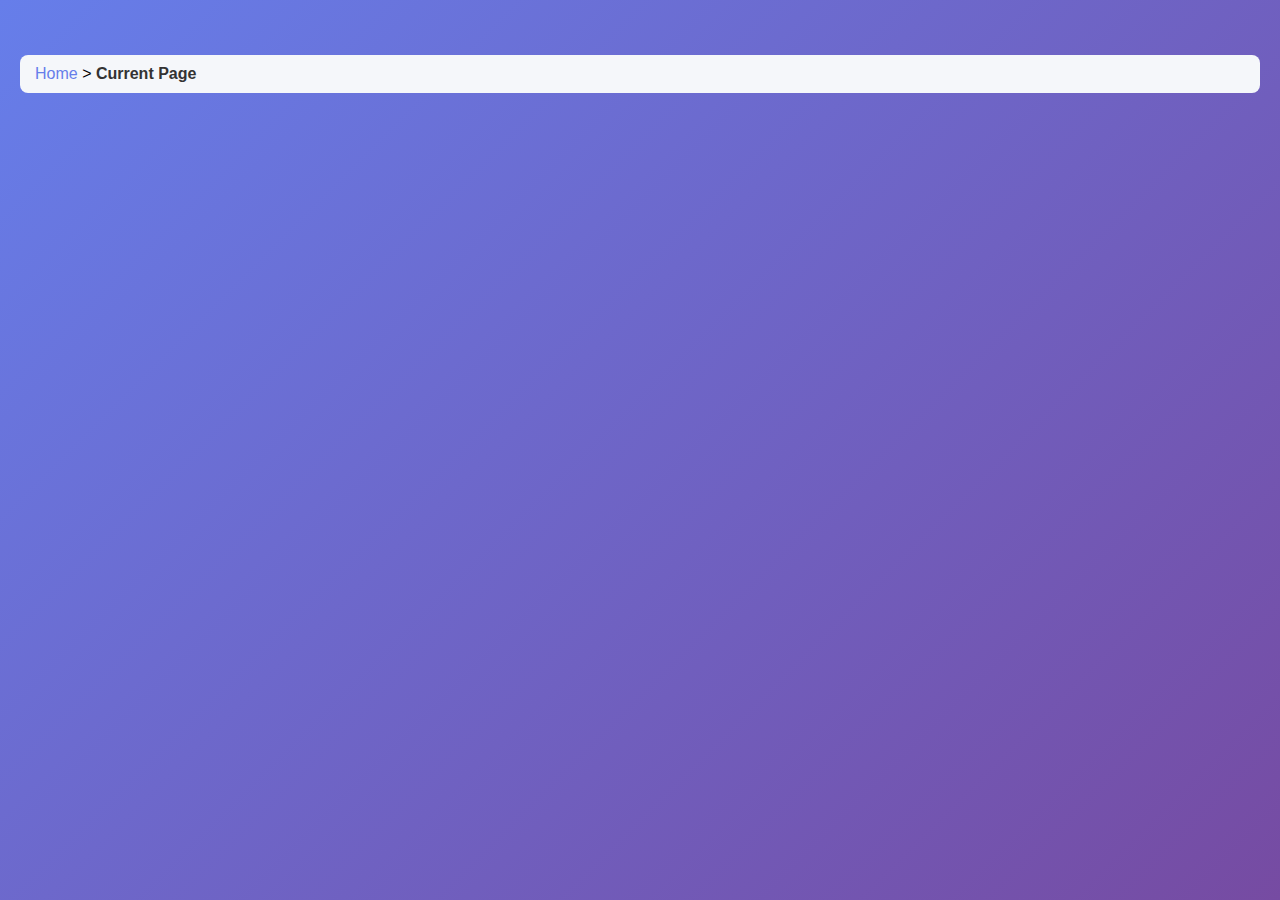
<file: html/breadcrumb.html>
<!DOCTYPE html>
<html lang="en">

<head>
    <meta charset="UTF-8">
    <meta name="viewport" content="width=device-width, initial-scale=1.0">
    <link rel="stylesheet" href="../css/TC_style.css">
    <title>Breadcrumb</title>
</head>

<body>

    <!-- breadcrumb.html -->
    <nav class="breadcrumb">
        <a href="../index.html">Home</a> &gt;
        <span id="breadcrumb-current">Current Page</span>
    </nav>

</body>

</html>
</file>
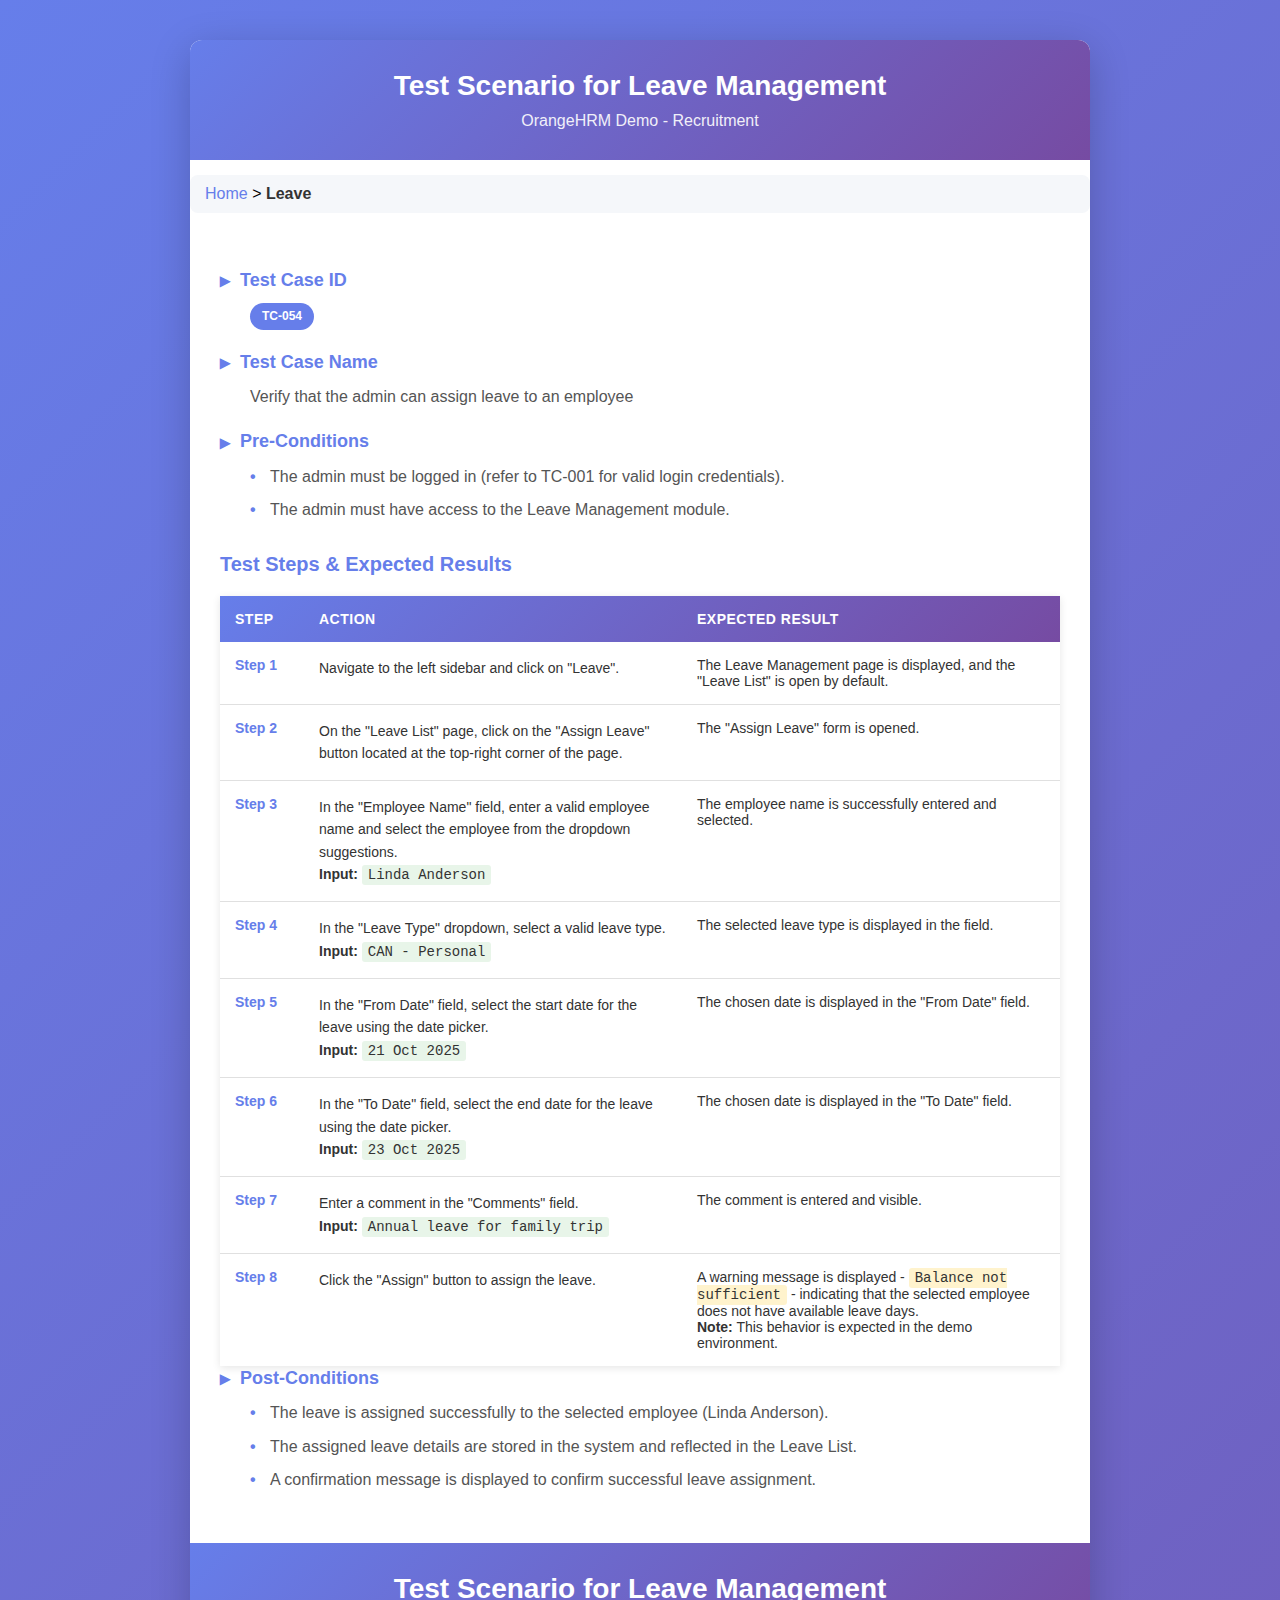
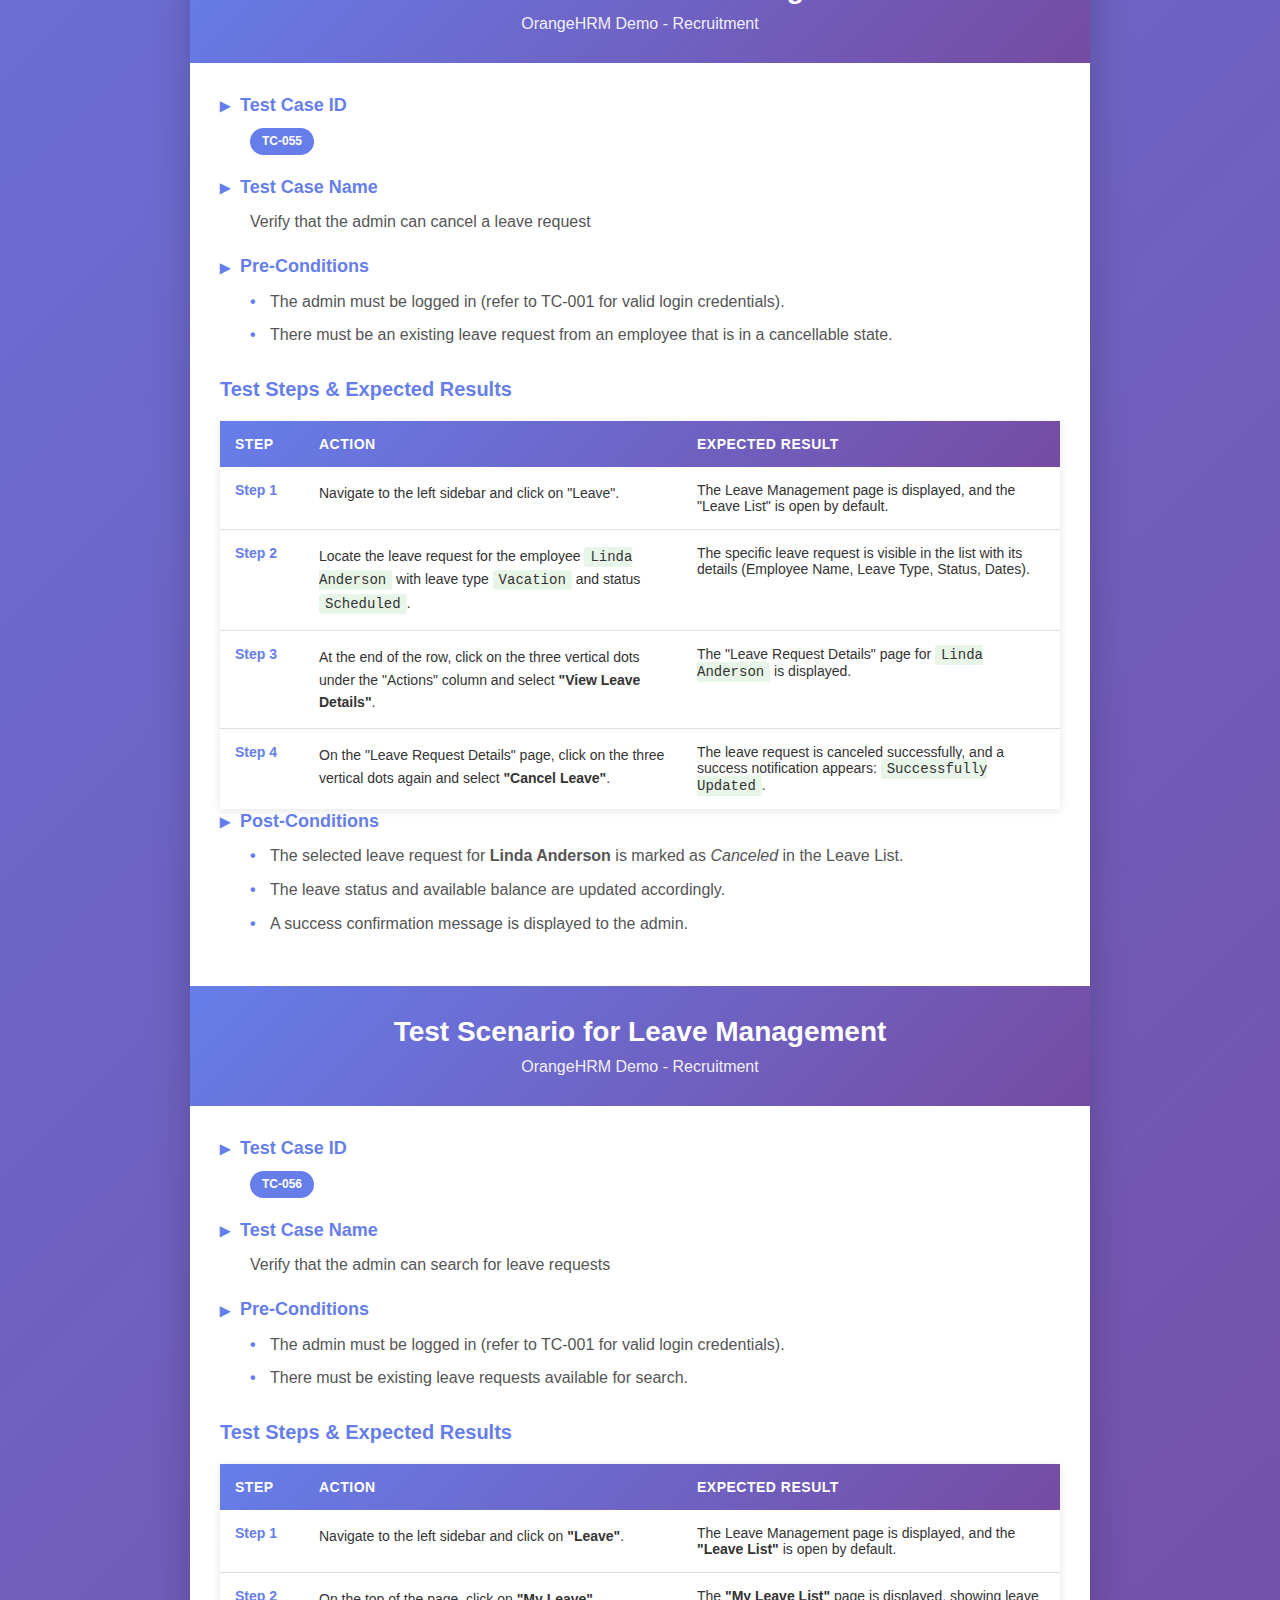
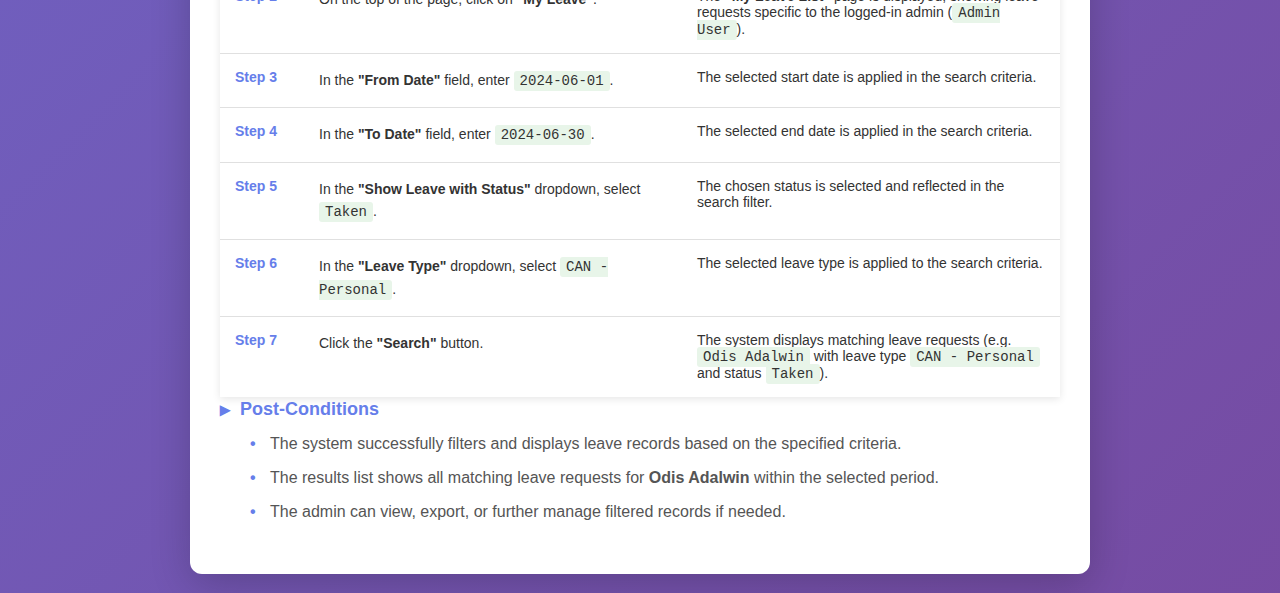
<file: html/leave-management.html>
<!DOCTYPE html>
<html lang="en">

<head>
    <meta charset="UTF-8">
    <meta name="viewport" content="width=device-width, initial-scale=1.0">
    <link rel="stylesheet" href="../css/TC_style.css">
    <title>Test Scenario for Leave Management</title>

</head>

<body>

    <div class="container">

        <!-- TC-054 -->
        <div class="header">
            <h1>Test Scenario for Leave Management</h1>
            <p>OrangeHRM Demo - Recruitment</p>
        </div>

        <div id="breadcrumb-container"></div>

        <script>
            fetch('breadcrumb.html')
                .then(response => response.text())
                .then(data => {
                    document.getElementById('breadcrumb-container').innerHTML = data;

                    // Promeni naziv trenutne stranice
                    document.getElementById('breadcrumb-current').textContent = "Leave"; // Promeni za svaku stranicu
                });
        </script>

        <div class="content">
            <div class="info-section">
                <div class="info-item">
                    <h3>Test Case ID</h3>
                    <p><span class="badge">TC-054</span></p>
                </div>

                <div class="info-item">
                    <h3>Test Case Name</h3>
                    <p>Verify that the admin can assign leave to an employee</p>
                </div>

                <div class="info-item">
                    <h3>Pre-Conditions</h3>
                    <ul>
                        <li>The admin must be logged in (refer to TC-001 for valid login credentials).</li>
                        <li>The admin must have access to the Leave Management module.</li>
                    </ul>
                </div>
            </div>

            <h3 style="color: #667eea; margin-bottom: 15px; font-size: 20px;">Test Steps & Expected Results</h3>

            <table>
                <thead>
                    <tr>
                        <th style="width: 10%;">Step</th>
                        <th style="width: 45%;">Action</th>
                        <th style="width: 45%;">Expected Result</th>
                    </tr>
                </thead>
                <tbody>
                    <tr>
                        <td class="step-number">Step 1</td>
                        <td class="step-description">
                            Navigate to the left sidebar and click on "Leave".
                        </td>
                        <td>The Leave Management page is displayed, and the "Leave List" is open by default.</td>
                    </tr>
                    <tr>
                        <td class="step-number">Step 2</td>
                        <td class="step-description">
                            On the "Leave List" page, click on the "Assign Leave" button located at the top-right corner
                            of the page.
                        </td>
                        <td>The "Assign Leave" form is opened.</td>
                    </tr>
                    <tr>
                        <td class="step-number">Step 3</td>
                        <td class="step-description">
                            In the "Employee Name" field, enter a valid employee name and select the employee from the
                            dropdown suggestions.
                            <br><strong>Input:</strong> <code
                                style="background: #e8f5e9; padding: 2px 6px; border-radius: 3px;">Linda Anderson</code>
                        </td>
                        <td>The employee name is successfully entered and selected.</td>
                    </tr>
                    <tr>
                        <td class="step-number">Step 4</td>
                        <td class="step-description">
                            In the "Leave Type" dropdown, select a valid leave type.
                            <br><strong>Input:</strong> <code
                                style="background: #e8f5e9; padding: 2px 6px; border-radius: 3px;">CAN - Personal</code>
                        </td>
                        <td>The selected leave type is displayed in the field.</td>
                    </tr>
                    <tr>
                        <td class="step-number">Step 5</td>
                        <td class="step-description">
                            In the "From Date" field, select the start date for the leave using the date picker.
                            <br><strong>Input:</strong> <code
                                style="background: #e8f5e9; padding: 2px 6px; border-radius: 3px;">21 Oct 2025</code>
                        </td>
                        <td>The chosen date is displayed in the "From Date" field.</td>
                    </tr>
                    <tr>
                        <td class="step-number">Step 6</td>
                        <td class="step-description">
                            In the "To Date" field, select the end date for the leave using the date picker.
                            <br><strong>Input:</strong> <code
                                style="background: #e8f5e9; padding: 2px 6px; border-radius: 3px;">23 Oct 2025</code>
                        </td>
                        <td>The chosen date is displayed in the "To Date" field.</td>
                    </tr>
                    <tr>
                        <td class="step-number">Step 7</td>
                        <td class="step-description">
                            Enter a comment in the "Comments" field.
                            <br><strong>Input:</strong> <code
                                style="background: #e8f5e9; padding: 2px 6px; border-radius: 3px;">Annual leave for family trip</code>
                        </td>
                        <td>The comment is entered and visible.</td>
                    </tr>
                    <tr>
                        <td class="step-number">Step 8</td>
                        <td class="step-description">
                            Click the "Assign" button to assign the leave.
                        </td>
                        <td>
                            A warning message is displayed -
                            <code
                                style="background: #fff3cd; padding: 2px 6px; border-radius: 3px;">Balance not sufficient</code>
                            -
                            indicating that the selected employee does not have available leave days.<br>
                            <strong>Note:</strong> This behavior is expected in the demo environment.
                        </td>
                    </tr>

                </tbody>
            </table>

            <div class="info-item">
                <h3>Post-Conditions</h3>
                <ul>
                    <li>The leave is assigned successfully to the selected employee (Linda Anderson).</li>
                    <li>The assigned leave details are stored in the system and reflected in the Leave List.</li>
                    <li>A confirmation message is displayed to confirm successful leave assignment.</li>
                </ul>
            </div>
        </div>

        <!-- TC-055 -->
        <div class="header">
            <h1>Test Scenario for Leave Management</h1>
            <p>OrangeHRM Demo - Recruitment</p>
        </div>

        <div class="content">
            <div class="info-section">
                <div class="info-item">
                    <h3>Test Case ID</h3>
                    <p><span class="badge">TC-055</span></p>
                </div>

                <div class="info-item">
                    <h3>Test Case Name</h3>
                    <p>Verify that the admin can cancel a leave request</p>
                </div>

                <div class="info-item">
                    <h3>Pre-Conditions</h3>
                    <ul>
                        <li>The admin must be logged in (refer to TC-001 for valid login credentials).</li>
                        <li>There must be an existing leave request from an employee that is in a cancellable state.
                        </li>
                    </ul>
                </div>
            </div>

            <h3 style="color: #667eea; margin-bottom: 15px; font-size: 20px;">Test Steps & Expected Results</h3>

            <table>
                <thead>
                    <tr>
                        <th style="width: 10%;">Step</th>
                        <th style="width: 45%;">Action</th>
                        <th style="width: 45%;">Expected Result</th>
                    </tr>
                </thead>
                <tbody>
                    <tr>
                        <td class="step-number">Step 1</td>
                        <td class="step-description">
                            Navigate to the left sidebar and click on "Leave".
                        </td>
                        <td>The Leave Management page is displayed, and the "Leave List" is open by default.</td>
                    </tr>

                    <tr>
                        <td class="step-number">Step 2</td>
                        <td class="step-description">
                            Locate the leave request for the employee
                            <code
                                style="background: #e8f5e9; padding: 2px 6px; border-radius: 3px;">Linda Anderson</code>
                            with leave type
                            <code style="background: #e8f5e9; padding: 2px 6px; border-radius: 3px;">Vacation</code>
                            and status
                            <code style="background: #e8f5e9; padding: 2px 6px; border-radius: 3px;">Scheduled</code>.
                        </td>
                        <td>The specific leave request is visible in the list with its details (Employee Name, Leave
                            Type, Status, Dates).</td>
                    </tr>

                    <tr>
                        <td class="step-number">Step 3</td>
                        <td class="step-description">
                            At the end of the row, click on the three vertical dots under the "Actions" column and
                            select
                            <strong>"View Leave Details"</strong>.
                        </td>
                        <td>The "Leave Request Details" page for
                            <code
                                style="background: #e8f5e9; padding: 2px 6px; border-radius: 3px;">Linda Anderson</code>
                            is displayed.
                        </td>
                    </tr>

                    <tr>
                        <td class="step-number">Step 4</td>
                        <td class="step-description">
                            On the "Leave Request Details" page, click on the three vertical dots again and select
                            <strong>"Cancel Leave"</strong>.
                        </td>
                        <td>
                            The leave request is canceled successfully, and a success notification appears:
                            <code
                                style="background: #e8f5e9; padding: 2px 6px; border-radius: 3px;">Successfully Updated</code>.
                        </td>
                    </tr>
                </tbody>
            </table>

            <div class="info-item">
                <h3>Post-Conditions</h3>
                <ul>
                    <li>The selected leave request for <strong>Linda Anderson</strong> is marked as <em>Canceled</em> in
                        the Leave List.</li>
                    <li>The leave status and available balance are updated accordingly.</li>
                    <li>A success confirmation message is displayed to the admin.</li>
                </ul>
            </div>
        </div>

        <!-- TC-056 -->
        <div class="header">
            <h1>Test Scenario for Leave Management</h1>
            <p>OrangeHRM Demo - Recruitment</p>
        </div>

        <div class="content">
            <div class="info-section">
                <div class="info-item">
                    <h3>Test Case ID</h3>
                    <p><span class="badge">TC-056</span></p>
                </div>

                <div class="info-item">
                    <h3>Test Case Name</h3>
                    <p>Verify that the admin can search for leave requests</p>
                </div>

                <div class="info-item">
                    <h3>Pre-Conditions</h3>
                    <ul>
                        <li>The admin must be logged in (refer to TC-001 for valid login credentials).</li>
                        <li>There must be existing leave requests available for search.</li>
                    </ul>
                </div>
            </div>

            <h3 style="color: #667eea; margin-bottom: 15px; font-size: 20px;">Test Steps & Expected Results</h3>

            <table>
                <thead>
                    <tr>
                        <th style="width: 10%;">Step</th>
                        <th style="width: 45%;">Action</th>
                        <th style="width: 45%;">Expected Result</th>
                    </tr>
                </thead>
                <tbody>
                    <tr>
                        <td class="step-number">Step 1</td>
                        <td class="step-description">
                            Navigate to the left sidebar and click on <strong>"Leave"</strong>.
                        </td>
                        <td>
                            The Leave Management page is displayed, and the <strong>"Leave List"</strong> is open by
                            default.
                        </td>
                    </tr>

                    <tr>
                        <td class="step-number">Step 2</td>
                        <td class="step-description">
                            On the top of the page, click on <strong>"My Leave"</strong>.
                        </td>
                        <td>
                            The <strong>"My Leave List"</strong> page is displayed, showing leave requests specific to
                            the logged-in admin
                            (<code
                                style="background: #e8f5e9; padding: 2px 6px; border-radius: 3px;">Admin User</code>).
                        </td>
                    </tr>

                    <tr>
                        <td class="step-number">Step 3</td>
                        <td class="step-description">
                            In the <strong>"From Date"</strong> field, enter
                            <code style="background: #e8f5e9; padding: 2px 6px; border-radius: 3px;">2024-06-01</code>.
                        </td>
                        <td>
                            The selected start date is applied in the search criteria.
                        </td>
                    </tr>

                    <tr>
                        <td class="step-number">Step 4</td>
                        <td class="step-description">
                            In the <strong>"To Date"</strong> field, enter
                            <code style="background: #e8f5e9; padding: 2px 6px; border-radius: 3px;">2024-06-30</code>.
                        </td>
                        <td>
                            The selected end date is applied in the search criteria.
                        </td>
                    </tr>

                    <tr>
                        <td class="step-number">Step 5</td>
                        <td class="step-description">
                            In the <strong>"Show Leave with Status"</strong> dropdown, select
                            <code style="background: #e8f5e9; padding: 2px 6px; border-radius: 3px;">Taken</code>.
                        </td>
                        <td>
                            The chosen status is selected and reflected in the search filter.
                        </td>
                    </tr>

                    <tr>
                        <td class="step-number">Step 6</td>
                        <td class="step-description">
                            In the <strong>"Leave Type"</strong> dropdown, select
                            <code
                                style="background: #e8f5e9; padding: 2px 6px; border-radius: 3px;">CAN - Personal</code>.
                        </td>
                        <td>
                            The selected leave type is applied to the search criteria.
                        </td>
                    </tr>

                    <tr>
                        <td class="step-number">Step 7</td>
                        <td class="step-description">
                            Click the <strong>"Search"</strong> button.
                        </td>
                        <td>
                            The system displays matching leave requests (e.g.
                            <code style="background: #e8f5e9; padding: 2px 6px; border-radius: 3px;">Odis Adalwin</code>
                            with
                            leave type <code
                                style="background: #e8f5e9; padding: 2px 6px; border-radius: 3px;">CAN - Personal</code>
                            and status <code
                                style="background: #e8f5e9; padding: 2px 6px; border-radius: 3px;">Taken</code>).
                        </td>
                    </tr>
                </tbody>
            </table>

            <div class="info-item">
                <h3>Post-Conditions</h3>
                <ul>
                    <li>The system successfully filters and displays leave records based on the specified criteria.</li>
                    <li>The results list shows all matching leave requests for <strong>Odis Adalwin</strong> within the
                        selected period.</li>
                    <li>The admin can view, export, or further manage filtered records if needed.</li>
                </ul>
            </div>
        </div>


    </div>

</body>

</html>
</file>
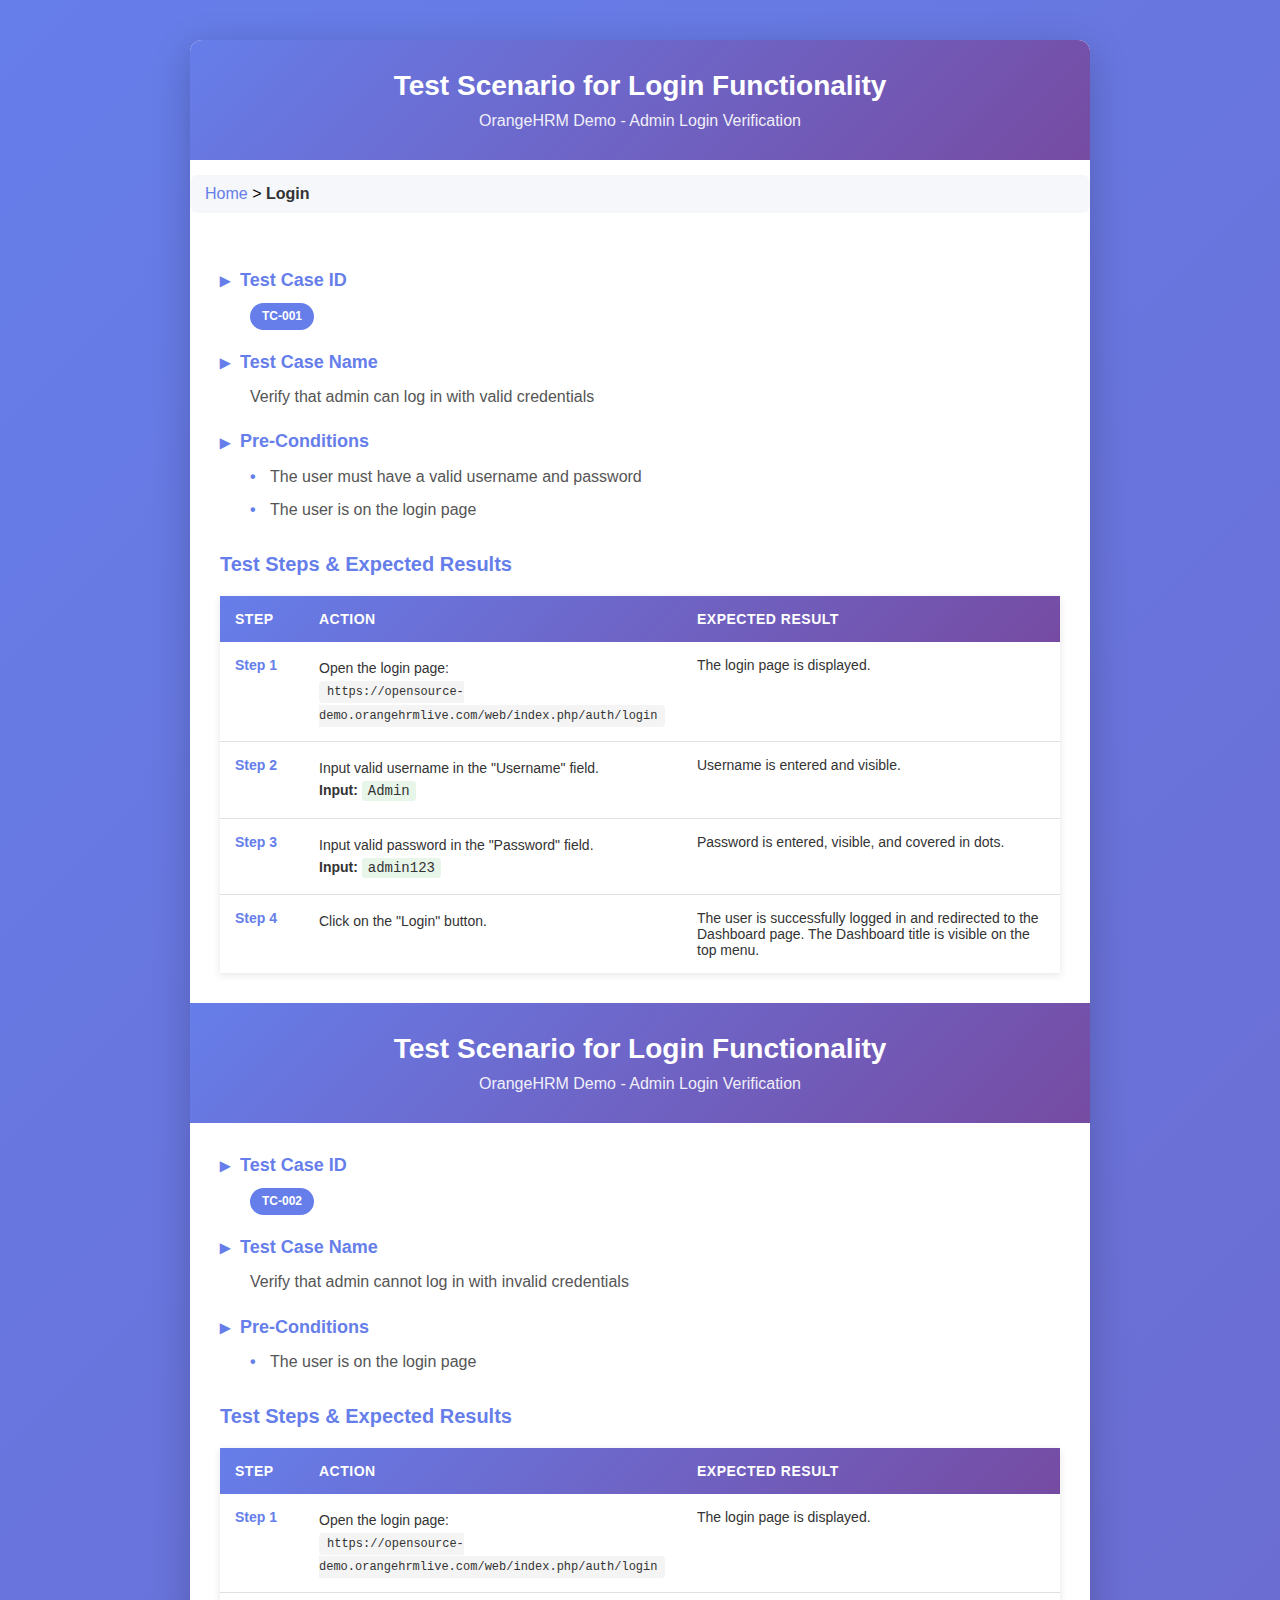
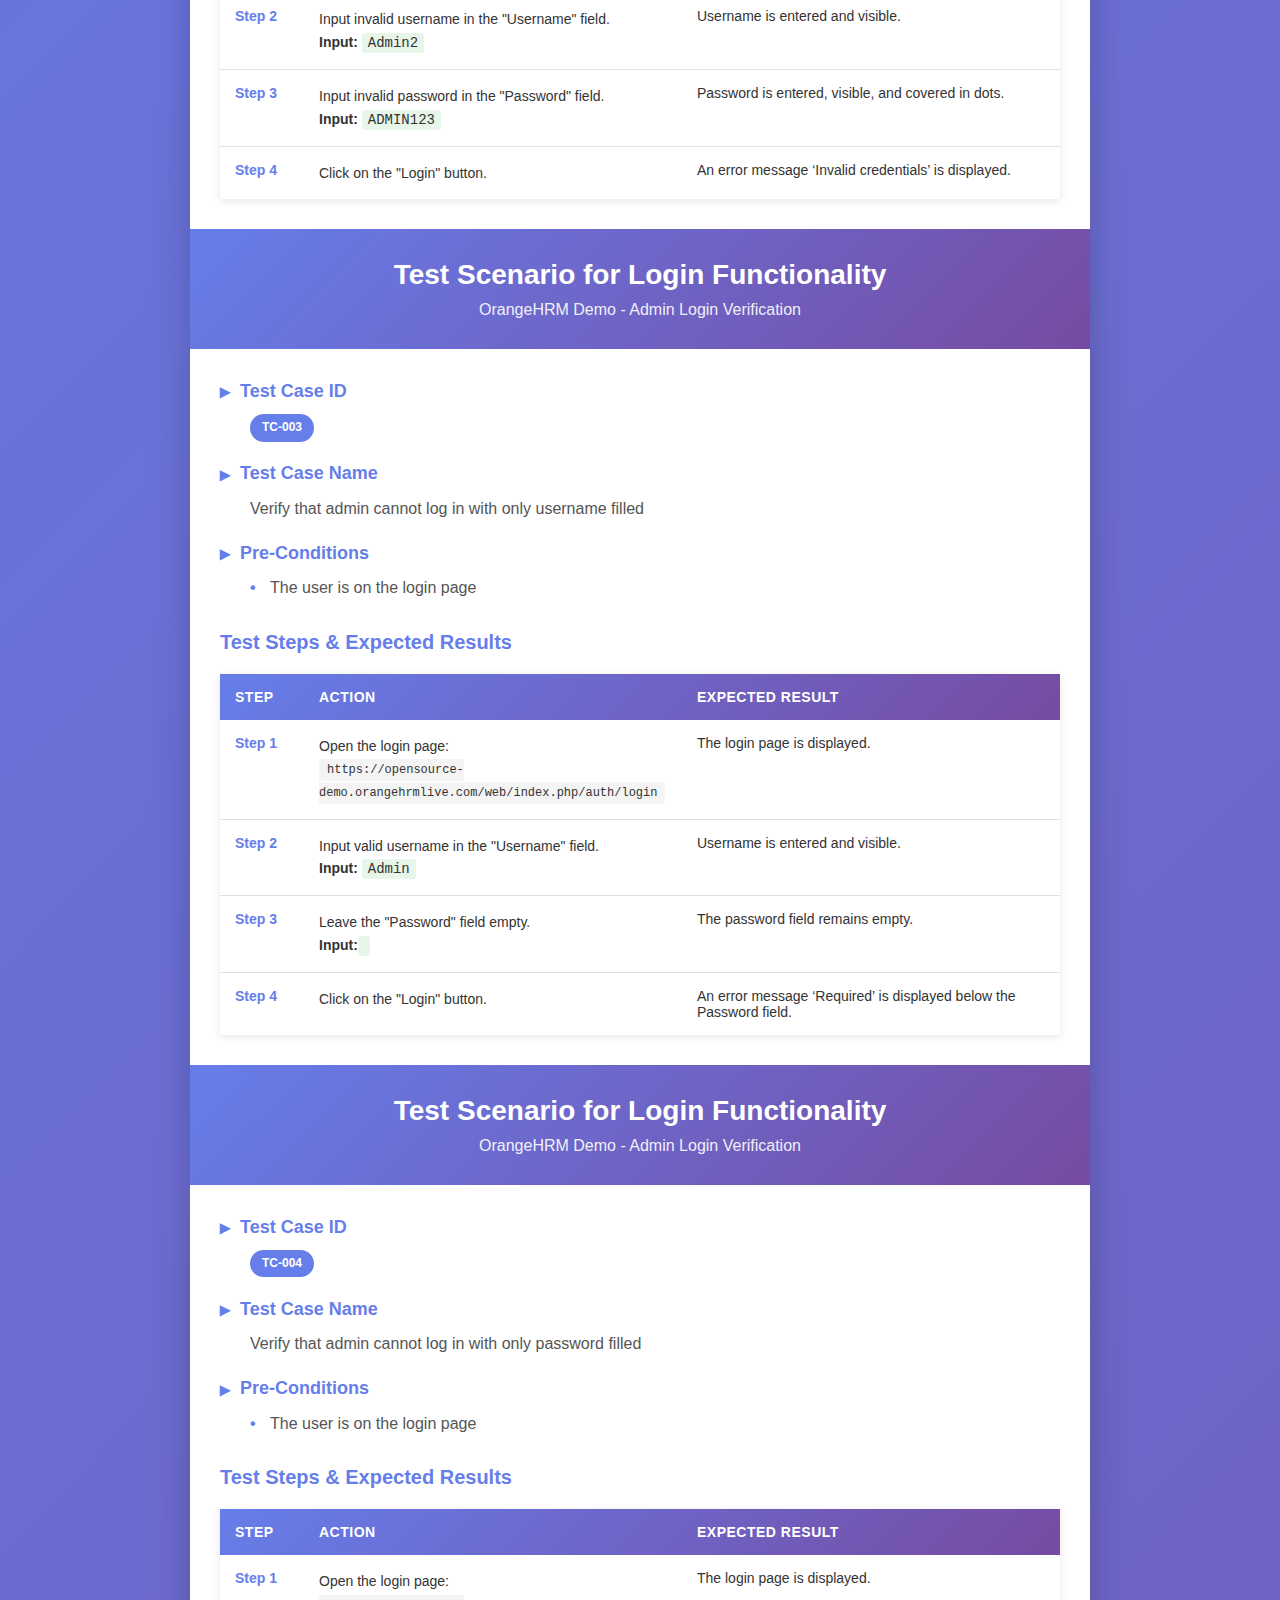
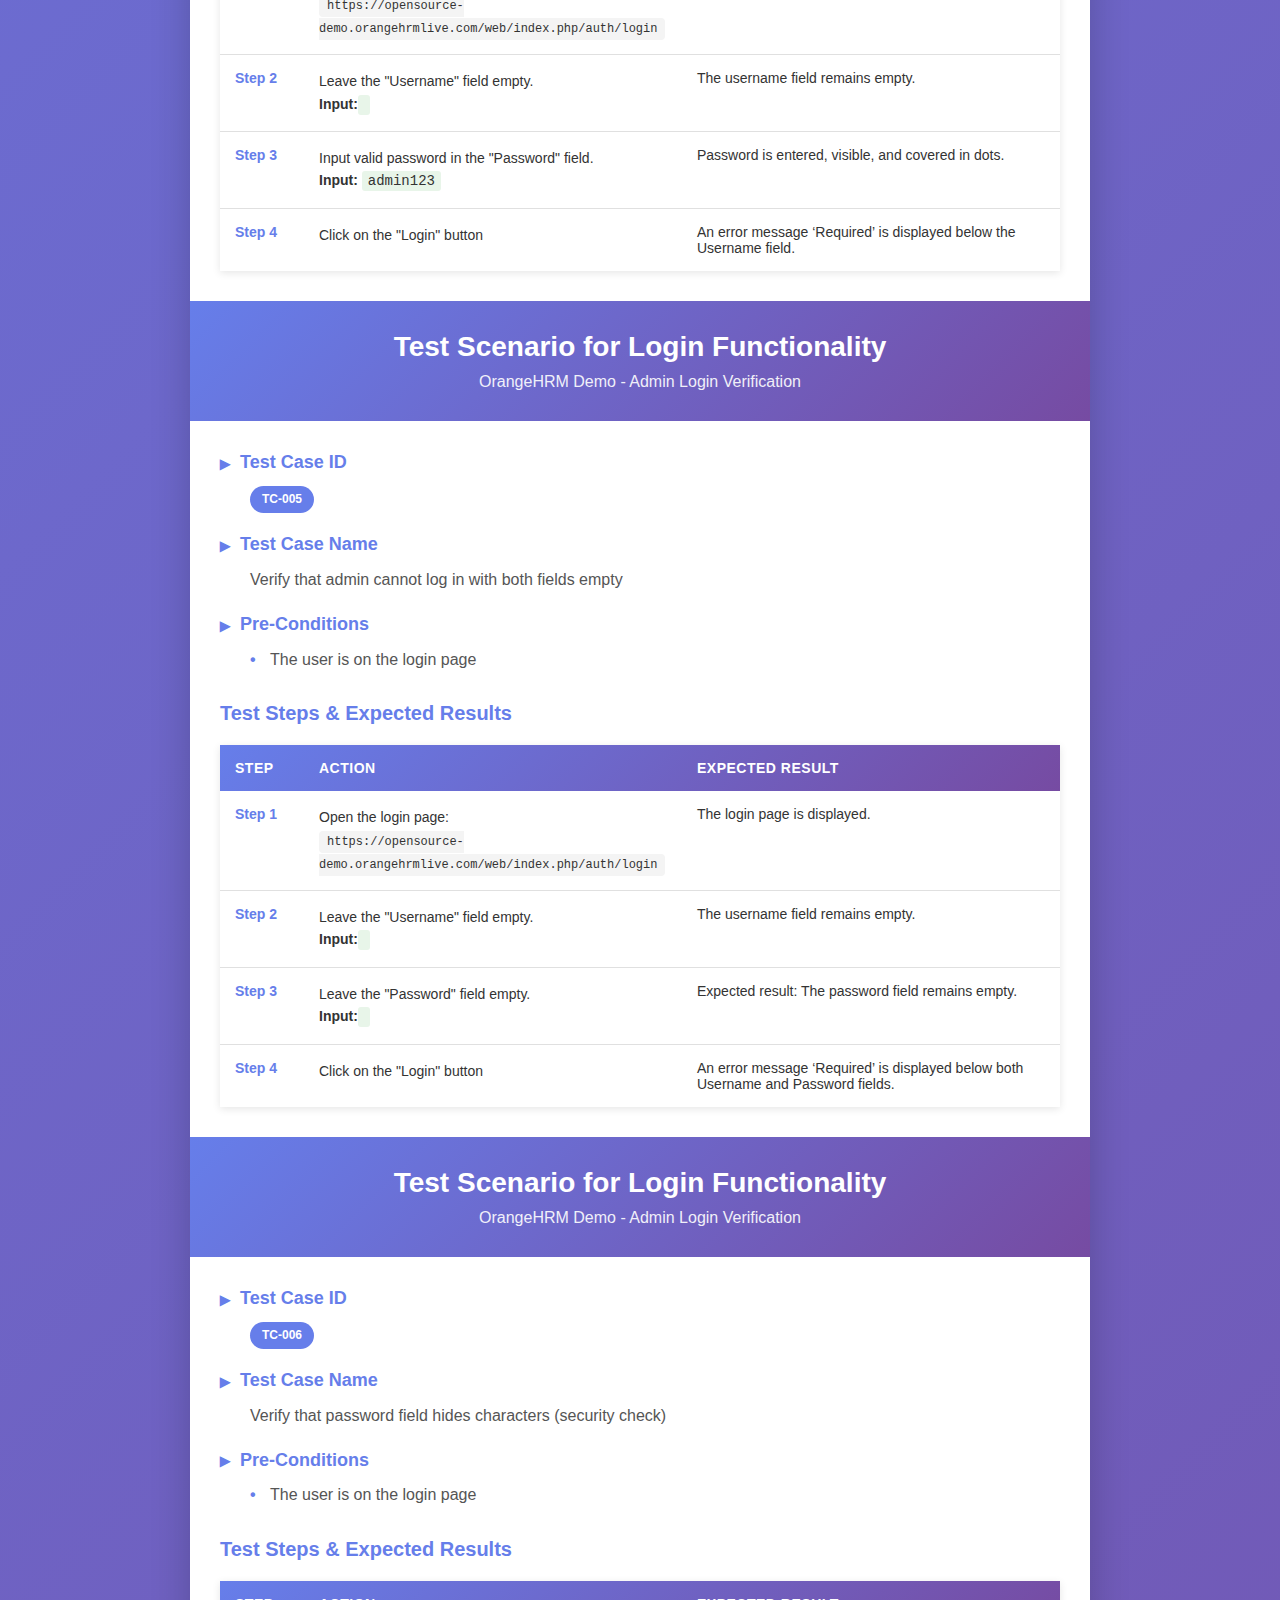
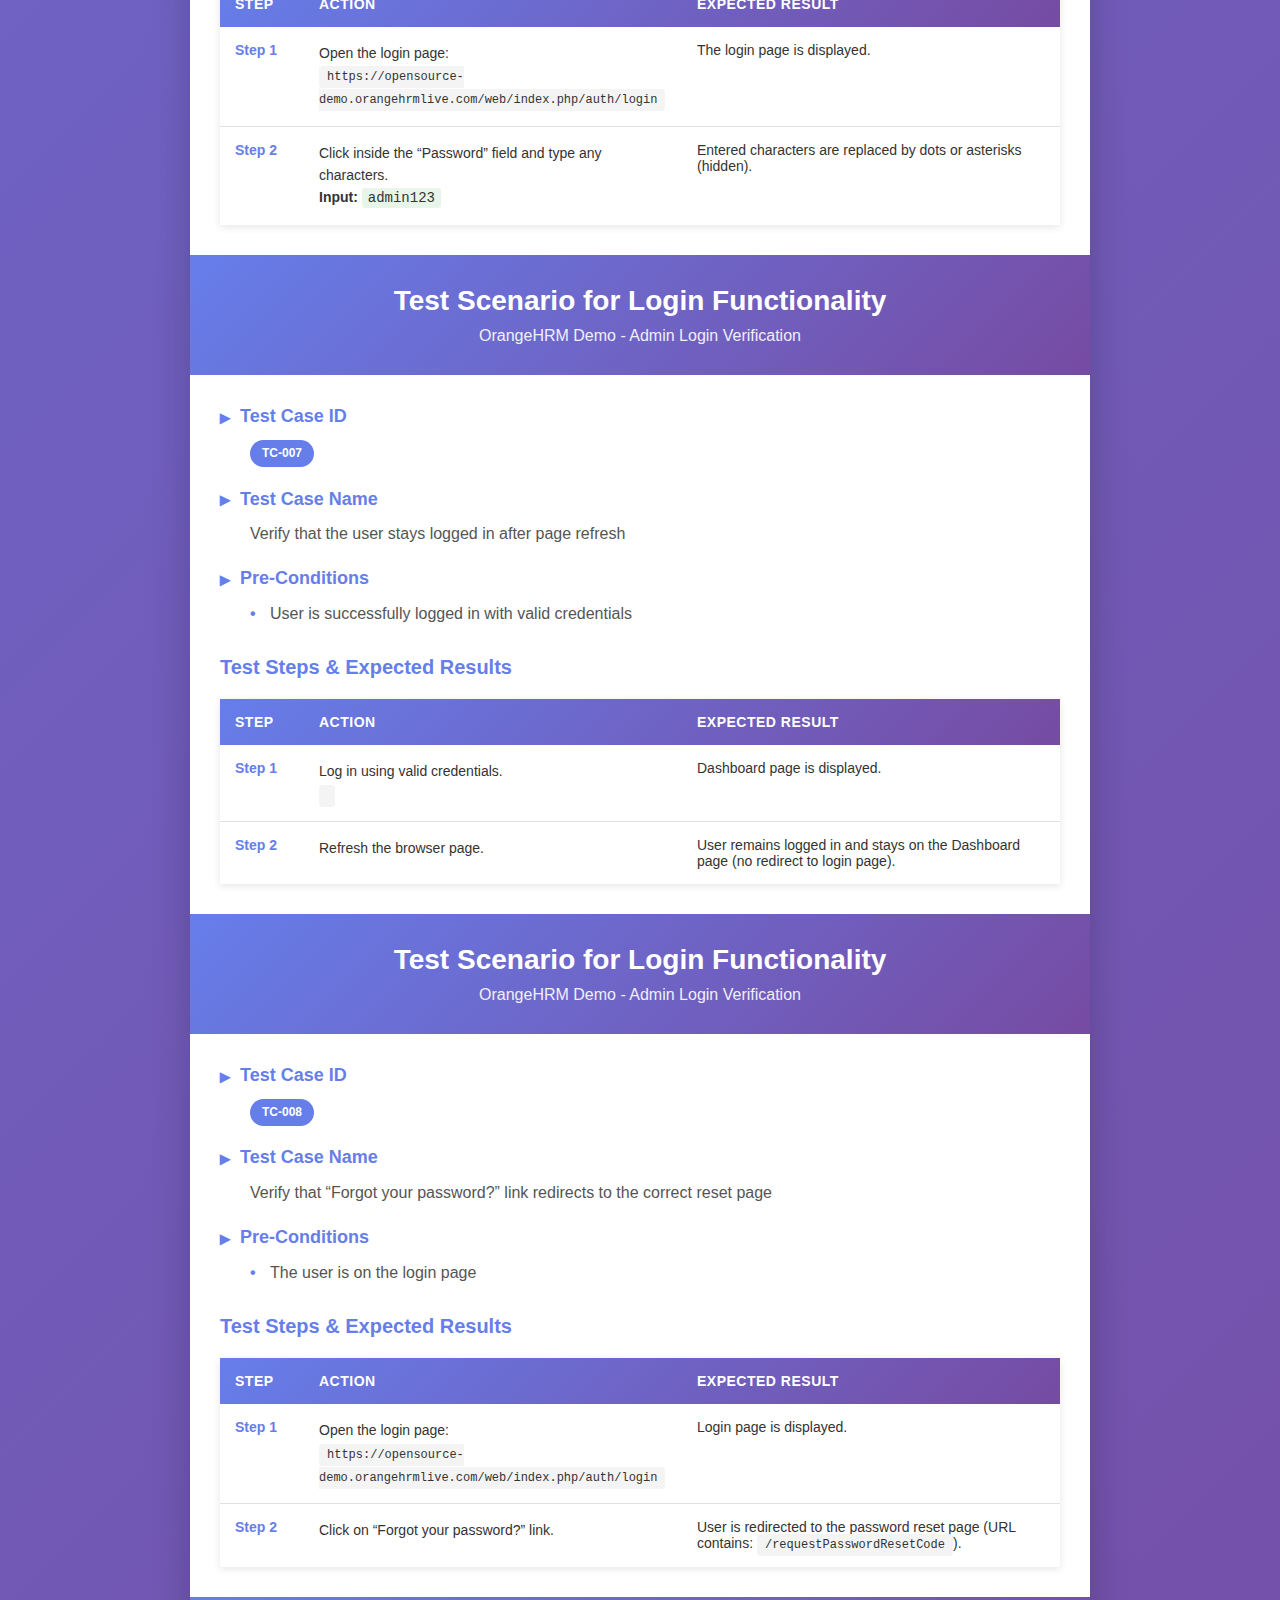
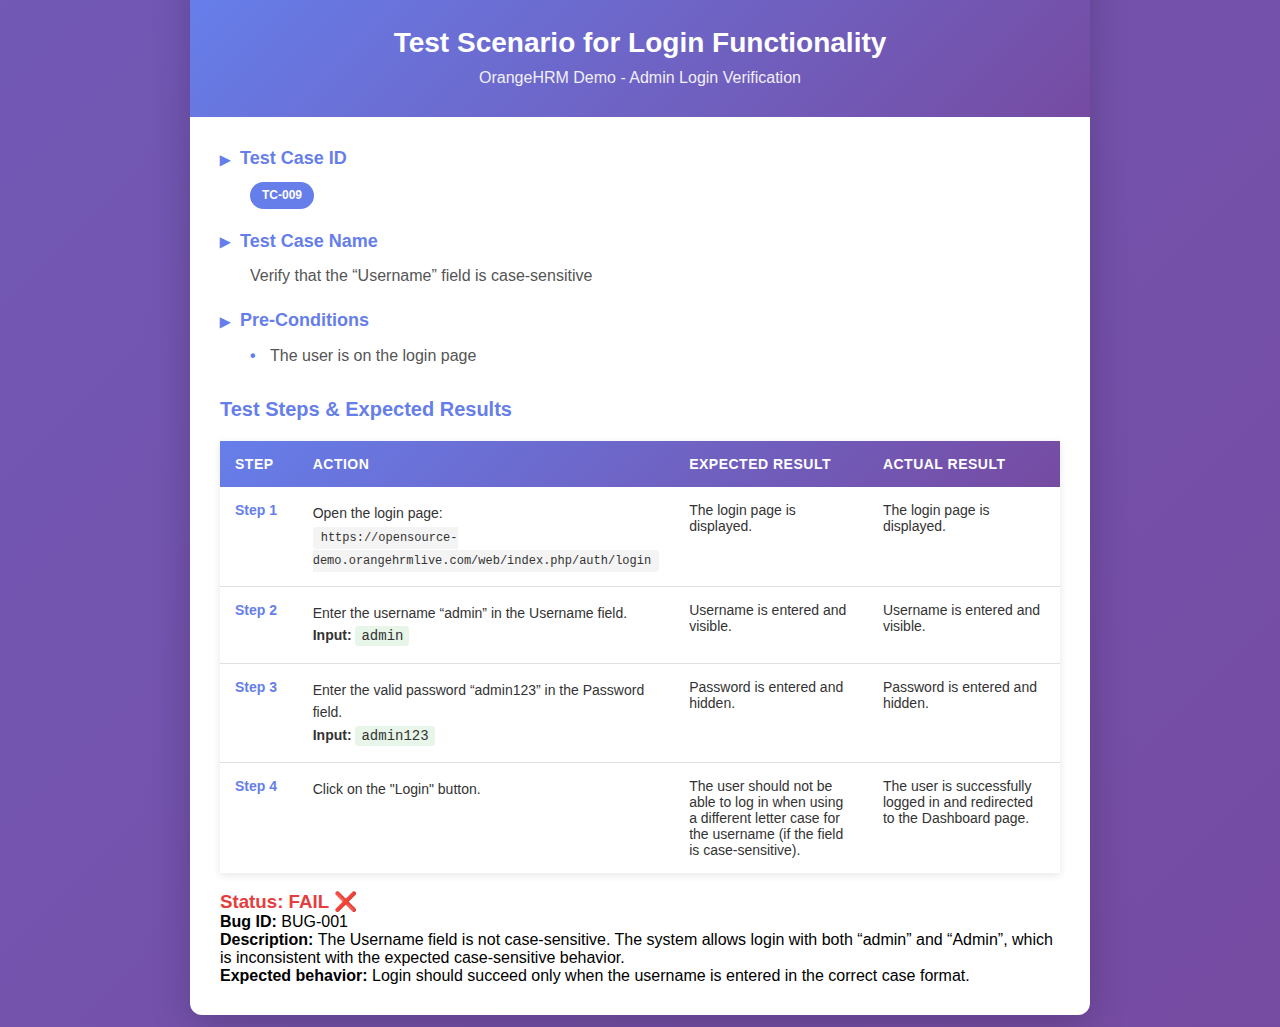
<file: html/login-functionality.html>
<!DOCTYPE html>
<html lang="en">

<head>
    <meta charset="UTF-8">
    <meta name="viewport" content="width=device-width, initial-scale=1.0">
    <link rel="stylesheet" href="../css/TC_style.css">
    <title>Test Scenario for Login Functionality</title>

</head>

<body>
    <!-- Login Functionality -->
    <div class="container">
        <div class="header">
            <h1>Test Scenario for Login Functionality</h1>
            <p>OrangeHRM Demo - Admin Login Verification</p>
        </div>

        <div id="breadcrumb-container"></div>

        <script>
            fetch('breadcrumb.html')
                .then(response => response.text())
                .then(data => {
                    document.getElementById('breadcrumb-container').innerHTML = data;

                    // Promeni naziv trenutne stranice
                    document.getElementById('breadcrumb-current').textContent = "Login"; // Promeni za svaku stranicu
                });
        </script>


        <!-- TC01 -->
        <div class="content">
            <div class="info-section">
                <div class="info-item">
                    <h3>Test Case ID</h3>
                    <p><span class="badge">TC-001</span></p>
                </div>

                <div class="info-item">
                    <h3>Test Case Name</h3>
                    <p>Verify that admin can log in with valid credentials</p>
                </div>

                <div class="info-item">
                    <h3>Pre-Conditions</h3>
                    <ul>
                        <li>The user must have a valid username and password</li>
                        <li>The user is on the login page</li>
                    </ul>
                </div>
            </div>

            <h3 style="color: #667eea; margin-bottom: 15px; font-size: 20px;">Test Steps & Expected Results</h3>

            <table>
                <thead>
                    <tr>
                        <th style="width: 10%;">Step</th>
                        <th style="width: 45%;">Action</th>
                        <th style="width: 45%;">Expected Result</th>
                    </tr>
                </thead>
                <tbody>
                    <tr>
                        <td class="step-number">Step 1</td>
                        <td class="step-description">
                            Open the login page:<br>
                            <code
                                style="background: #f4f4f4; padding: 4px 8px; border-radius: 4px; font-size: 12px;">https://opensource-demo.orangehrmlive.com/web/index.php/auth/login</code>
                        </td>
                        <td>The login page is displayed.</td>
                    </tr>
                    <tr>
                        <td class="step-number">Step 2</td>
                        <td class="step-description">
                            Input valid username in the "Username" field.<br>
                            <strong>Input:</strong> <code
                                style="background: #e8f5e9; padding: 2px 6px; border-radius: 3px;">Admin</code>
                        </td>
                        <td>Username is entered and visible.</td>
                    </tr>
                    <tr>
                        <td class="step-number">Step 3</td>
                        <td class="step-description">
                            Input valid password in the "Password" field.<br>
                            <strong>Input:</strong> <code
                                style="background: #e8f5e9; padding: 2px 6px; border-radius: 3px;">admin123</code>
                        </td>
                        <td>Password is entered, visible, and covered in dots.</td>
                    </tr>
                    <tr>
                        <td class="step-number">Step 4</td>
                        <td class="step-description">
                            Click on the "Login" button.
                        </td>
                        <td>The user is successfully logged in and redirected to the Dashboard page. The Dashboard title
                            is visible on the top menu.</td>
                    </tr>
                </tbody>
            </table>
        </div>

        <!-- TC02 -->
        <div class="header">
            <h1>Test Scenario for Login Functionality</h1>
            <p>OrangeHRM Demo - Admin Login Verification</p>
        </div>
        <div class="content">
            <div class="info-section">
                <div class="info-item">
                    <h3>Test Case ID</h3>
                    <p><span class="badge">TC-002</span></p>
                </div>

                <div class="info-item">
                    <h3>Test Case Name</h3>
                    <p>Verify that admin cannot log in with invalid credentials</p>
                </div>

                <div class="info-item">
                    <h3>Pre-Conditions</h3>
                    <ul>
                        <li>The user is on the login page</li>
                    </ul>
                </div>
            </div>

            <h3 style="color: #667eea; margin-bottom: 15px; font-size: 20px;">Test Steps & Expected Results</h3>

            <table>
                <thead>
                    <tr>
                        <th style="width: 10%;">Step</th>
                        <th style="width: 45%;">Action</th>
                        <th style="width: 45%;">Expected Result</th>
                    </tr>
                </thead>
                <tbody>
                    <tr>
                        <td class="step-number">Step 1</td>
                        <td class="step-description">
                            Open the login page:<br>
                            <code
                                style="background: #f4f4f4; padding: 4px 8px; border-radius: 4px; font-size: 12px;">https://opensource-demo.orangehrmlive.com/web/index.php/auth/login</code>
                        </td>
                        <td>The login page is displayed.</td>
                    </tr>
                    <tr>
                        <td class="step-number">Step 2</td>
                        <td class="step-description">
                            Input invalid username in the "Username" field.<br>
                            <strong>Input:</strong> <code
                                style="background: #e8f5e9; padding: 2px 6px; border-radius: 3px;">Admin2</code>
                        </td>
                        <td>Username is entered and visible.</td>
                    </tr>
                    <tr>
                        <td class="step-number">Step 3</td>
                        <td class="step-description">
                            Input invalid password in the "Password" field.<br>
                            <strong>Input:</strong> <code
                                style="background: #e8f5e9; padding: 2px 6px; border-radius: 3px;">ADMIN123</code>
                        </td>
                        <td>Password is entered, visible, and covered in dots.</td>
                    </tr>
                    <tr>
                        <td class="step-number">Step 4</td>
                        <td class="step-description">
                            Click on the "Login" button.
                        </td>
                        <td>An error message ‘Invalid credentials’ is displayed.</td>
                    </tr>
                </tbody>
            </table>
        </div>

        <!-- TC03 -->
        <div class="header">
            <h1>Test Scenario for Login Functionality</h1>
            <p>OrangeHRM Demo - Admin Login Verification</p>
        </div>
        <div class="content">
            <div class="info-section">
                <div class="info-item">
                    <h3>Test Case ID</h3>
                    <p><span class="badge">TC-003</span></p>
                </div>

                <div class="info-item">
                    <h3>Test Case Name</h3>
                    <p>Verify that admin cannot log in with only username filled</p>
                </div>

                <div class="info-item">
                    <h3>Pre-Conditions</h3>
                    <ul>
                        <li>The user is on the login page</li>
                    </ul>
                </div>
            </div>

            <h3 style="color: #667eea; margin-bottom: 15px; font-size: 20px;">Test Steps & Expected Results</h3>

            <table>
                <thead>
                    <tr>
                        <th style="width: 10%;">Step</th>
                        <th style="width: 45%;">Action</th>
                        <th style="width: 45%;">Expected Result</th>
                    </tr>
                </thead>
                <tbody>
                    <tr>
                        <td class="step-number">Step 1</td>
                        <td class="step-description">
                            Open the login page:<br>
                            <code
                                style="background: #f4f4f4; padding: 4px 8px; border-radius: 4px; font-size: 12px;">https://opensource-demo.orangehrmlive.com/web/index.php/auth/login</code>
                        </td>
                        <td>The login page is displayed.</td>
                    </tr>
                    <tr>
                        <td class="step-number">Step 2</td>
                        <td class="step-description">
                            Input valid username in the "Username" field.<br>
                            <strong>Input:</strong> <code
                                style="background: #e8f5e9; padding: 2px 6px; border-radius: 3px;">Admin</code>
                        </td>
                        <td>Username is entered and visible.</td>
                    </tr>
                    <tr>
                        <td class="step-number">Step 3</td>
                        <td class="step-description">
                            Leave the "Password" field empty.<br>
                            <strong>Input:</strong> <code
                                style="background: #e8f5e9; padding: 2px 6px; border-radius: 3px;"></code>
                        </td>
                        <td>The password field remains empty.</td>
                    </tr>
                    <tr>
                        <td class="step-number">Step 4</td>
                        <td class="step-description">
                            Click on the "Login" button.
                        </td>
                        <td>An error message ‘Required’ is displayed below the Password field.</td>
                    </tr>
                </tbody>
            </table>
        </div>

        <!-- TC04 -->
        <div class="header">
            <h1>Test Scenario for Login Functionality</h1>
            <p>OrangeHRM Demo - Admin Login Verification</p>
        </div>
        <div class="content">
            <div class="info-section">
                <div class="info-item">
                    <h3>Test Case ID</h3>
                    <p><span class="badge">TC-004</span></p>
                </div>

                <div class="info-item">
                    <h3>Test Case Name</h3>
                    <p>Verify that admin cannot log in with only password filled</p>
                </div>

                <div class="info-item">
                    <h3>Pre-Conditions</h3>
                    <ul>
                        <li>The user is on the login page</li>
                    </ul>
                </div>
            </div>

            <h3 style="color: #667eea; margin-bottom: 15px; font-size: 20px;">Test Steps & Expected Results</h3>

            <table>
                <thead>
                    <tr>
                        <th style="width: 10%;">Step</th>
                        <th style="width: 45%;">Action</th>
                        <th style="width: 45%;">Expected Result</th>
                    </tr>
                </thead>
                <tbody>
                    <tr>
                        <td class="step-number">Step 1</td>
                        <td class="step-description">
                            Open the login page:<br>
                            <code
                                style="background: #f4f4f4; padding: 4px 8px; border-radius: 4px; font-size: 12px;">https://opensource-demo.orangehrmlive.com/web/index.php/auth/login</code>
                        </td>
                        <td>The login page is displayed.</td>
                    </tr>
                    <tr>
                        <td class="step-number">Step 2</td>
                        <td class="step-description">
                            Leave the "Username" field empty.<br>
                            <strong>Input:</strong> <code
                                style="background: #e8f5e9; padding: 2px 6px; border-radius: 3px;"></code>
                        </td>
                        <td>The username field remains empty.</td>
                    </tr>
                    <tr>
                        <td class="step-number">Step 3</td>
                        <td class="step-description">
                            Input valid password in the "Password" field.<br>
                            <strong>Input:</strong> <code
                                style="background: #e8f5e9; padding: 2px 6px; border-radius: 3px;">admin123</code>
                        </td>
                        <td>Password is entered, visible, and covered in dots.</td>
                    </tr>
                    <tr>
                        <td class="step-number">Step 4</td>
                        <td class="step-description">
                            Click on the "Login" button
                        </td>
                        <td>An error message ‘Required’ is displayed below the Username field.</td>
                    </tr>
                </tbody>
            </table>
        </div>

        <!-- TC05 -->
        <div class="header">
            <h1>Test Scenario for Login Functionality</h1>
            <p>OrangeHRM Demo - Admin Login Verification</p>
        </div>
        <div class="content">
            <div class="info-section">
                <div class="info-item">
                    <h3>Test Case ID</h3>
                    <p><span class="badge">TC-005</span></p>
                </div>

                <div class="info-item">
                    <h3>Test Case Name</h3>
                    <p>Verify that admin cannot log in with both fields empty</p>
                </div>

                <div class="info-item">
                    <h3>Pre-Conditions</h3>
                    <ul>
                        <li>The user is on the login page</li>
                    </ul>
                </div>
            </div>

            <h3 style="color: #667eea; margin-bottom: 15px; font-size: 20px;">Test Steps & Expected Results</h3>

            <table>
                <thead>
                    <tr>
                        <th style="width: 10%;">Step</th>
                        <th style="width: 45%;">Action</th>
                        <th style="width: 45%;">Expected Result</th>
                    </tr>
                </thead>
                <tbody>
                    <tr>
                        <td class="step-number">Step 1</td>
                        <td class="step-description">
                            Open the login page:<br>
                            <code
                                style="background: #f4f4f4; padding: 4px 8px; border-radius: 4px; font-size: 12px;">https://opensource-demo.orangehrmlive.com/web/index.php/auth/login</code>
                        </td>
                        <td>The login page is displayed.</td>
                    </tr>
                    <tr>
                        <td class="step-number">Step 2</td>
                        <td class="step-description">
                            Leave the "Username" field empty.<br>
                            <strong>Input:</strong> <code
                                style="background: #e8f5e9; padding: 2px 6px; border-radius: 3px;"></code>
                        </td>
                        <td>The username field remains empty.</td>
                    </tr>
                    <tr>
                        <td class="step-number">Step 3</td>
                        <td class="step-description">
                            Leave the "Password" field empty.<br>
                            <strong>Input:</strong> <code
                                style="background: #e8f5e9; padding: 2px 6px; border-radius: 3px;"></code>
                        </td>
                        <td>Expected result: The password field remains empty.</td>
                    </tr>
                    <tr>
                        <td class="step-number">Step 4</td>
                        <td class="step-description">
                            Click on the "Login" button
                        </td>
                        <td>An error message ‘Required’ is displayed below both Username and Password fields.</td>
                    </tr>
                </tbody>
            </table>
        </div>

        <!-- TC06 -->
        <div class="header">
            <h1>Test Scenario for Login Functionality</h1>
            <p>OrangeHRM Demo - Admin Login Verification</p>
        </div>
        <div class="content">
            <div class="info-section">
                <div class="info-item">
                    <h3>Test Case ID</h3>
                    <p><span class="badge">TC-006</span></p>
                </div>

                <div class="info-item">
                    <h3>Test Case Name</h3>
                    <p>Verify that password field hides characters (security check)</p>
                </div>

                <div class="info-item">
                    <h3>Pre-Conditions</h3>
                    <ul>
                        <li>The user is on the login page</li>
                    </ul>
                </div>
            </div>

            <h3 style="color: #667eea; margin-bottom: 15px; font-size: 20px;">Test Steps & Expected Results</h3>

            <table>
                <thead>
                    <tr>
                        <th style="width: 10%;">Step</th>
                        <th style="width: 45%;">Action</th>
                        <th style="width: 45%;">Expected Result</th>
                    </tr>
                </thead>
                <tbody>
                    <tr>
                        <td class="step-number">Step 1</td>
                        <td class="step-description">
                            Open the login page:<br>
                            <code
                                style="background: #f4f4f4; padding: 4px 8px; border-radius: 4px; font-size: 12px;">https://opensource-demo.orangehrmlive.com/web/index.php/auth/login</code>
                        </td>
                        <td>The login page is displayed.</td>
                    </tr>
                    <tr>
                        <td class="step-number">Step 2</td>
                        <td class="step-description">
                            Click inside the “Password” field and type any characters.<br>
                            <strong>Input:</strong> <code
                                style="background: #e8f5e9; padding: 2px 6px; border-radius: 3px;">admin123</code>
                        </td>
                        <td>Entered characters are replaced by dots or asterisks (hidden).</td>
                    </tr>

                </tbody>
            </table>
        </div>

        <!-- TC007 -->
        <div class="header">
            <h1>Test Scenario for Login Functionality</h1>
            <p>OrangeHRM Demo - Admin Login Verification</p>
        </div>
        <div class="content">
            <div class="info-section">
                <div class="info-item">
                    <h3>Test Case ID</h3>
                    <p><span class="badge">TC-007</span></p>
                </div>

                <div class="info-item">
                    <h3>Test Case Name</h3>
                    <p>Verify that the user stays logged in after page refresh</p>
                </div>

                <div class="info-item">
                    <h3>Pre-Conditions</h3>
                    <ul>
                        <li>User is successfully logged in with valid credentials</li>
                    </ul>
                </div>
            </div>

            <h3 style="color: #667eea; margin-bottom: 15px; font-size: 20px;">Test Steps & Expected Results</h3>

            <table>
                <thead>
                    <tr>
                        <th style="width: 10%;">Step</th>
                        <th style="width: 45%;">Action</th>
                        <th style="width: 45%;">Expected Result</th>
                    </tr>
                </thead>
                <tbody>
                    <tr>
                        <td class="step-number">Step 1</td>
                        <td class="step-description">
                            Log in using valid credentials.<br>
                            <code
                                style="background: #f4f4f4; padding: 4px 8px; border-radius: 4px; font-size: 12px;"></code>
                        </td>
                        <td>Dashboard page is displayed.</td>
                    </tr>
                    <tr>
                        <td class="step-number">Step 2</td>
                        <td class="step-description">
                            Refresh the browser page.<br>
                        </td>
                        <td>User remains logged in and stays on the Dashboard page (no redirect to login page).</td>
                    </tr>

                </tbody>
            </table>
        </div>

        <!-- TC008 -->
        <div class="header">
            <h1>Test Scenario for Login Functionality</h1>
            <p>OrangeHRM Demo - Admin Login Verification</p>
        </div>
        <div class="content">
            <div class="info-section">
                <div class="info-item">
                    <h3>Test Case ID</h3>
                    <p><span class="badge">TC-008</span></p>
                </div>

                <div class="info-item">
                    <h3>Test Case Name</h3>
                    <p>Verify that “Forgot your password?” link redirects to the correct reset page</p>
                </div>

                <div class="info-item">
                    <h3>Pre-Conditions</h3>
                    <ul>
                        <li>The user is on the login page</li>
                    </ul>
                </div>
            </div>

            <h3 style="color: #667eea; margin-bottom: 15px; font-size: 20px;">Test Steps & Expected Results</h3>

            <table>
                <thead>
                    <tr>
                        <th style="width: 10%;">Step</th>
                        <th style="width: 45%;">Action</th>
                        <th style="width: 45%;">Expected Result</th>
                    </tr>
                </thead>
                <tbody>
                    <tr>
                        <td class="step-number">Step 1</td>
                        <td class="step-description">
                            Open the login page:<br>
                            <code
                                style="background: #f4f4f4; padding: 4px 8px; border-radius: 4px; font-size: 12px;">https://opensource-demo.orangehrmlive.com/web/index.php/auth/login</code>
                        </td>
                        <td>Login page is displayed.</td>
                    </tr>
                    <tr>
                        <td class="step-number">Step 2</td>
                        <td class="step-description">
                            Click on “Forgot your password?” link.<br>
                        </td>
                        <td>User is redirected to the password reset page (URL contains: <code
                                style="background: #f4f4f4; padding: 4px 8px; border-radius: 4px; font-size: 12px;">/requestPasswordResetCode</code>).
                        </td>
                    </tr>

                </tbody>
            </table>
        </div>

        <!-- TC009 -->
        <div class="header">
            <h1>Test Scenario for Login Functionality</h1>
            <p>OrangeHRM Demo - Admin Login Verification</p>
        </div>
        <div class="content">
            <div class="info-section">
                <div class="info-item">
                    <h3>Test Case ID</h3>
                    <p><span class="badge">TC-009</span></p>
                </div>

                <div class="info-item">
                    <h3>Test Case Name</h3>
                    <p>Verify that the “Username” field is case-sensitive</p>
                </div>

                <div class="info-item">
                    <h3>Pre-Conditions</h3>
                    <ul>
                        <li>The user is on the login page</li>
                    </ul>
                </div>
            </div>

            <h3 style="color: #667eea; margin-bottom: 15px; font-size: 20px;">Test Steps & Expected Results</h3>

            <table>
                <thead>
                    <tr>
                        <th style="width: 10%;">Step</th>
                        <th style="width: 30%;">Action</th>
                        <th style="width: 30%;">Expected Result</th>
                        <th style="width: 30%;">Actual Result</th>
                    </tr>
                </thead>
                <tbody>
                    <tr>
                        <td class="step-number">Step 1</td>
                        <td class="step-description">
                            Open the login page:<br>
                            <code
                                style="background: #f4f4f4; padding: 4px 8px; border-radius: 4px; font-size: 12px;">https://opensource-demo.orangehrmlive.com/web/index.php/auth/login</code>
                        </td>
                        <td>The login page is displayed.</td>
                        <td>The login page is displayed.</td>
                    </tr>
                    <tr>
                        <td class="step-number">Step 2</td>
                        <td class="step-description">
                            Enter the username “admin” in the Username field.<br>
                            <strong>Input:</strong> <code
                                style="background: #e8f5e9; padding: 2px 6px; border-radius: 3px;">admin</code>
                        </td>
                        <td>Username is entered and visible.</td>
                        <td>Username is entered and visible.</td>
                    </tr>
                    <tr>
                        <td class="step-number">Step 3</td>
                        <td class="step-description">
                            Enter the valid password “admin123” in the Password field.<br>
                            <strong>Input:</strong> <code
                                style="background: #e8f5e9; padding: 2px 6px; border-radius: 3px;">admin123</code>
                        </td>
                        <td>Password is entered and hidden.</td>
                        <td>Password is entered and hidden.</td>
                    </tr>
                    <tr>
                        <td class="step-number">Step 4</td>
                        <td class="step-description">
                            Click on the "Login" button.
                        </td>
                        <td>The user should not be able to log in when using a different letter case for the username
                            (if the field is case-sensitive).</td>
                        <td>The user is successfully logged in and redirected to the Dashboard page.</td>
                    </tr>
                </tbody>
            </table>

            <br>

            <div class="result-section">
                <h3 style="color: #e53e3e;">Status: FAIL ❌</h3>
                <p><strong>Bug ID:</strong> BUG-001</p>
                <p><strong>Description: </strong>The Username field is not case-sensitive. The system allows login with
                    both “admin” and “Admin”, which is inconsistent with the expected case-sensitive behavior.</p>
                <p><strong>Expected behavior: </strong>Login should succeed only when the username is entered in the
                    correct case format.</p>
            </div>
        </div>
    </div>

</body>

</html>
</file>
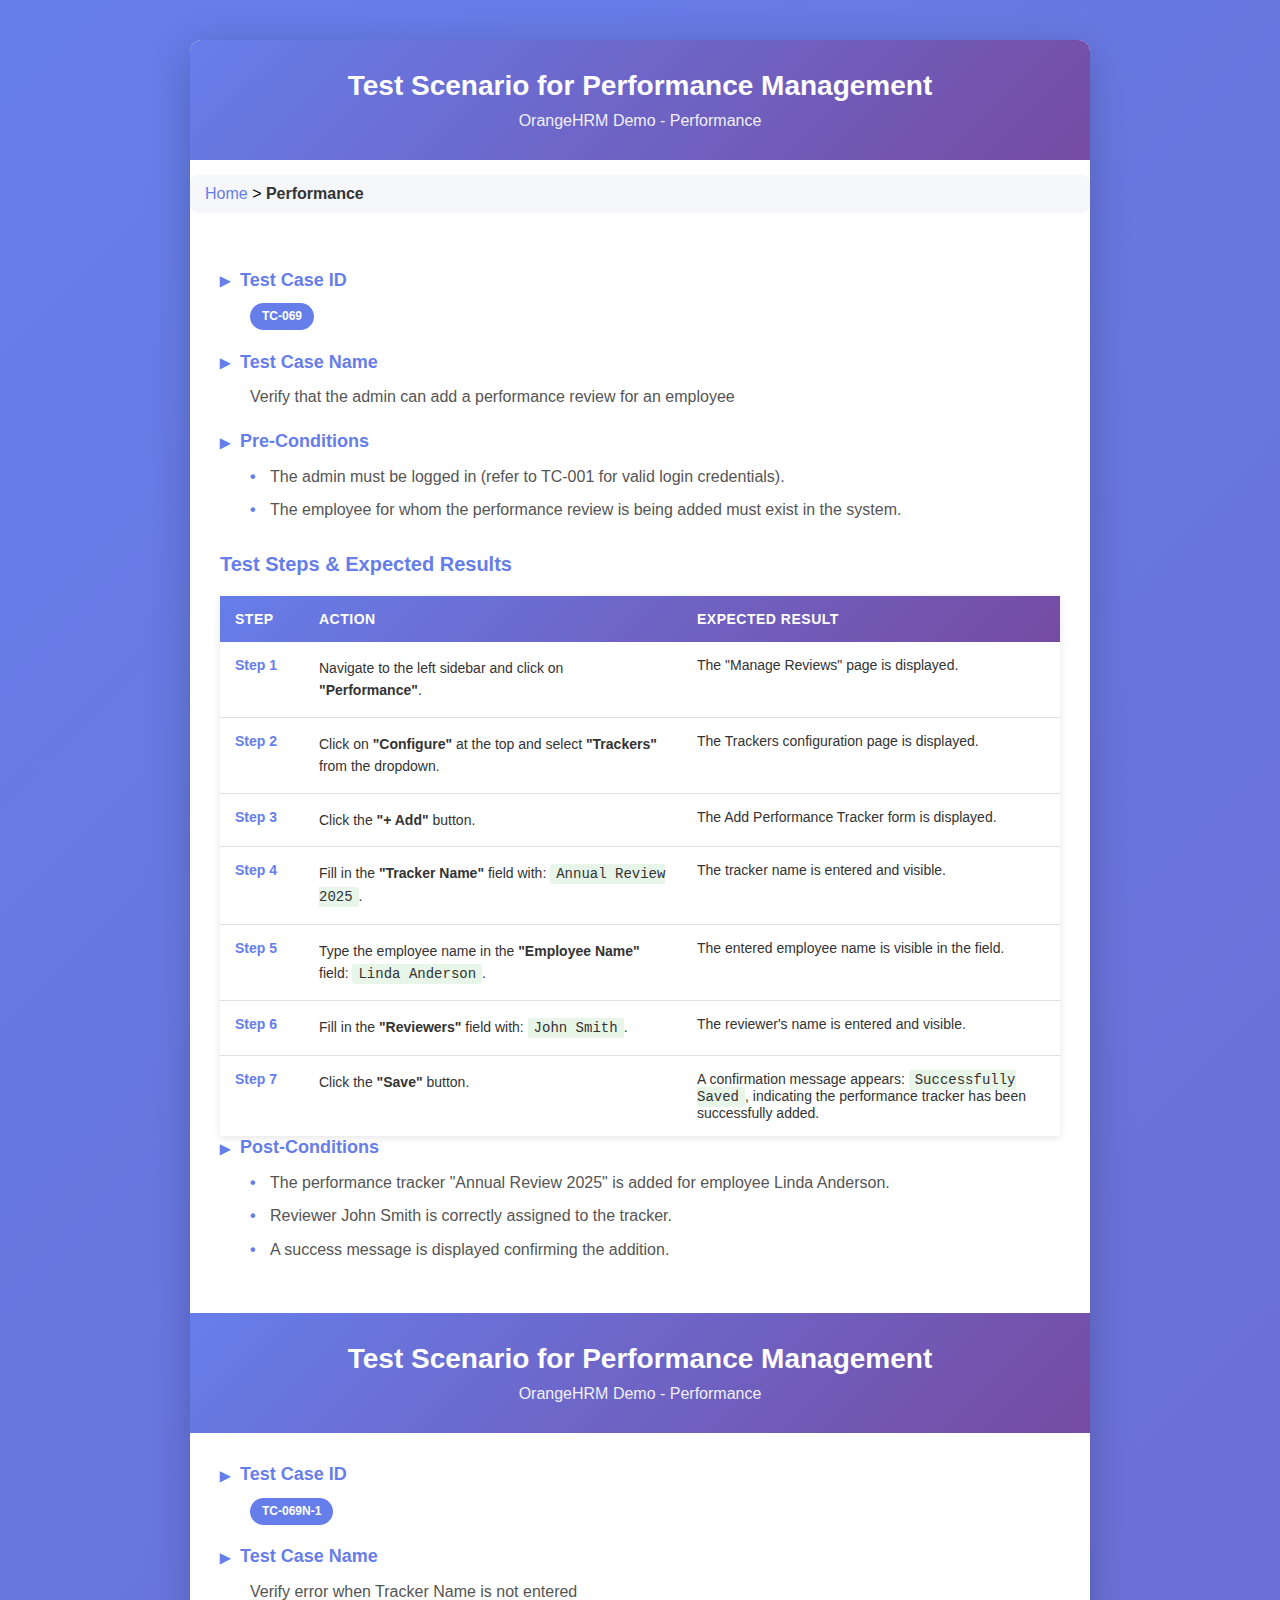
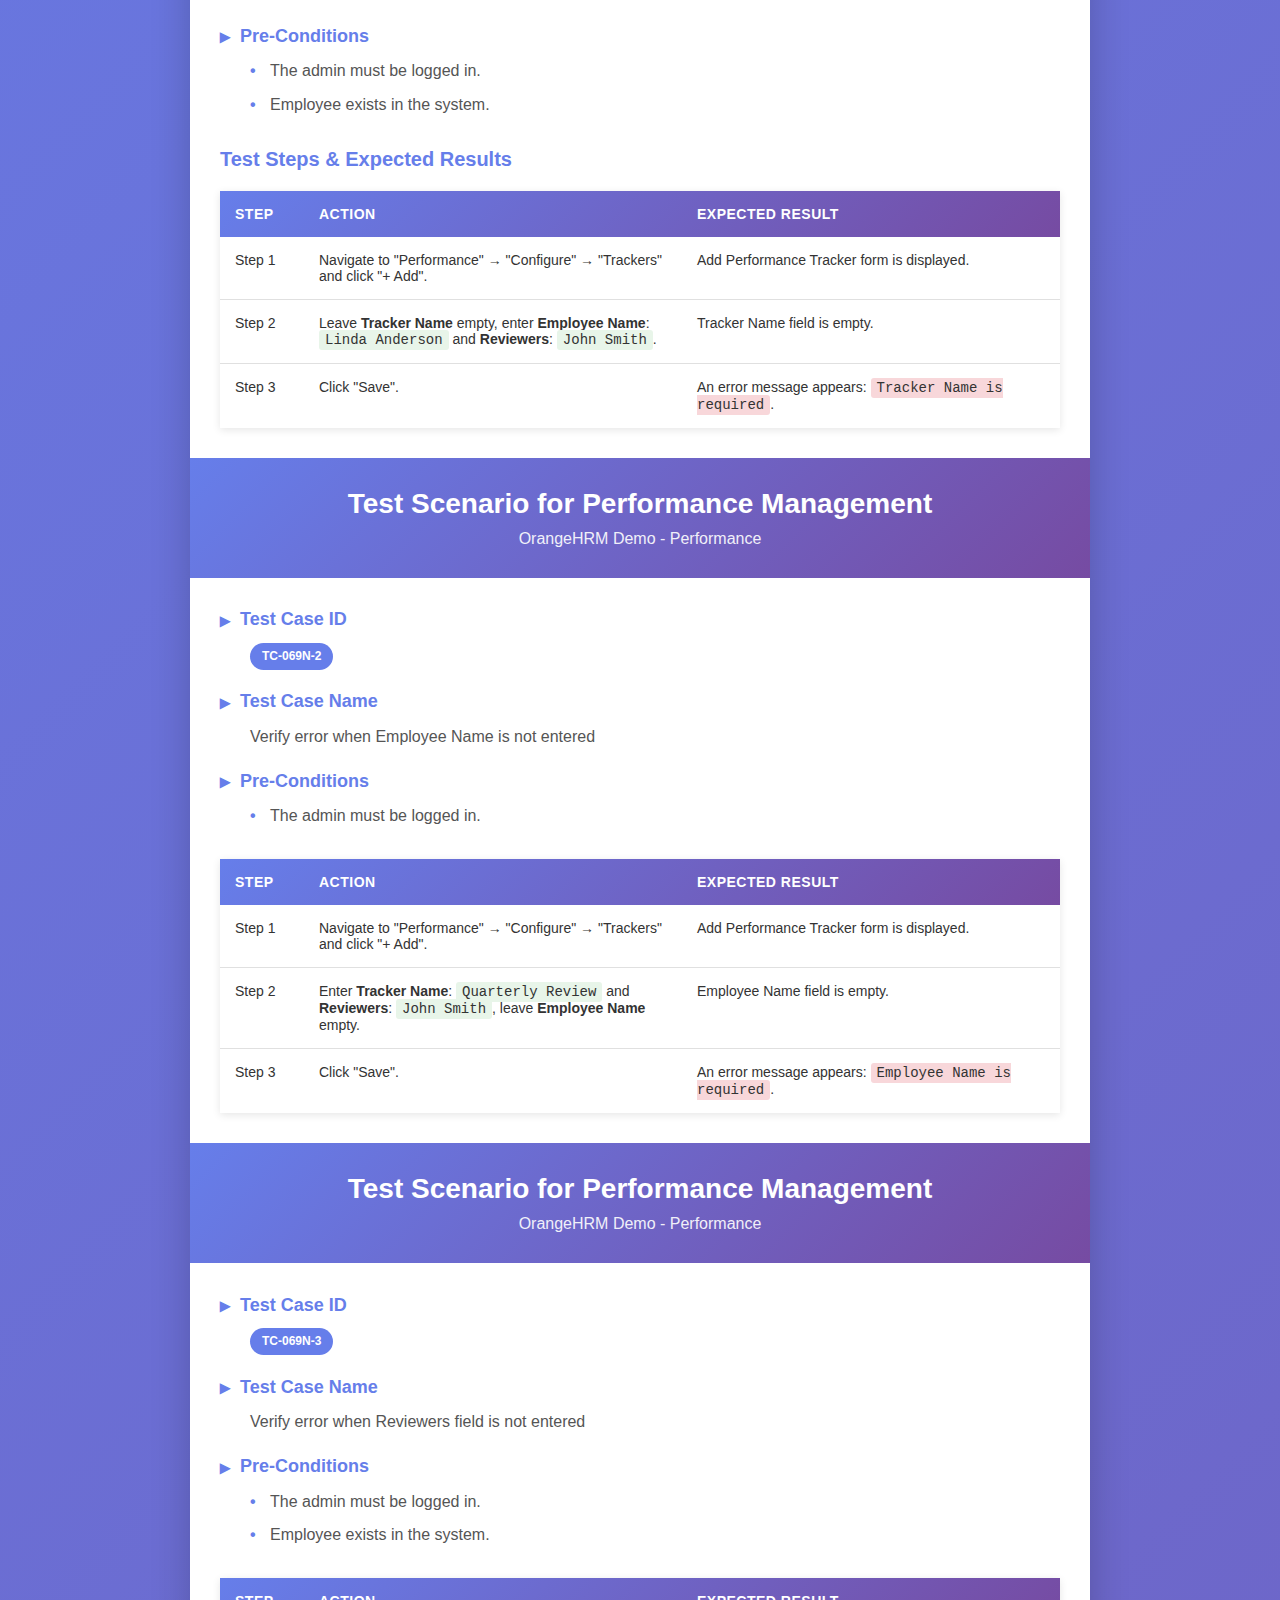
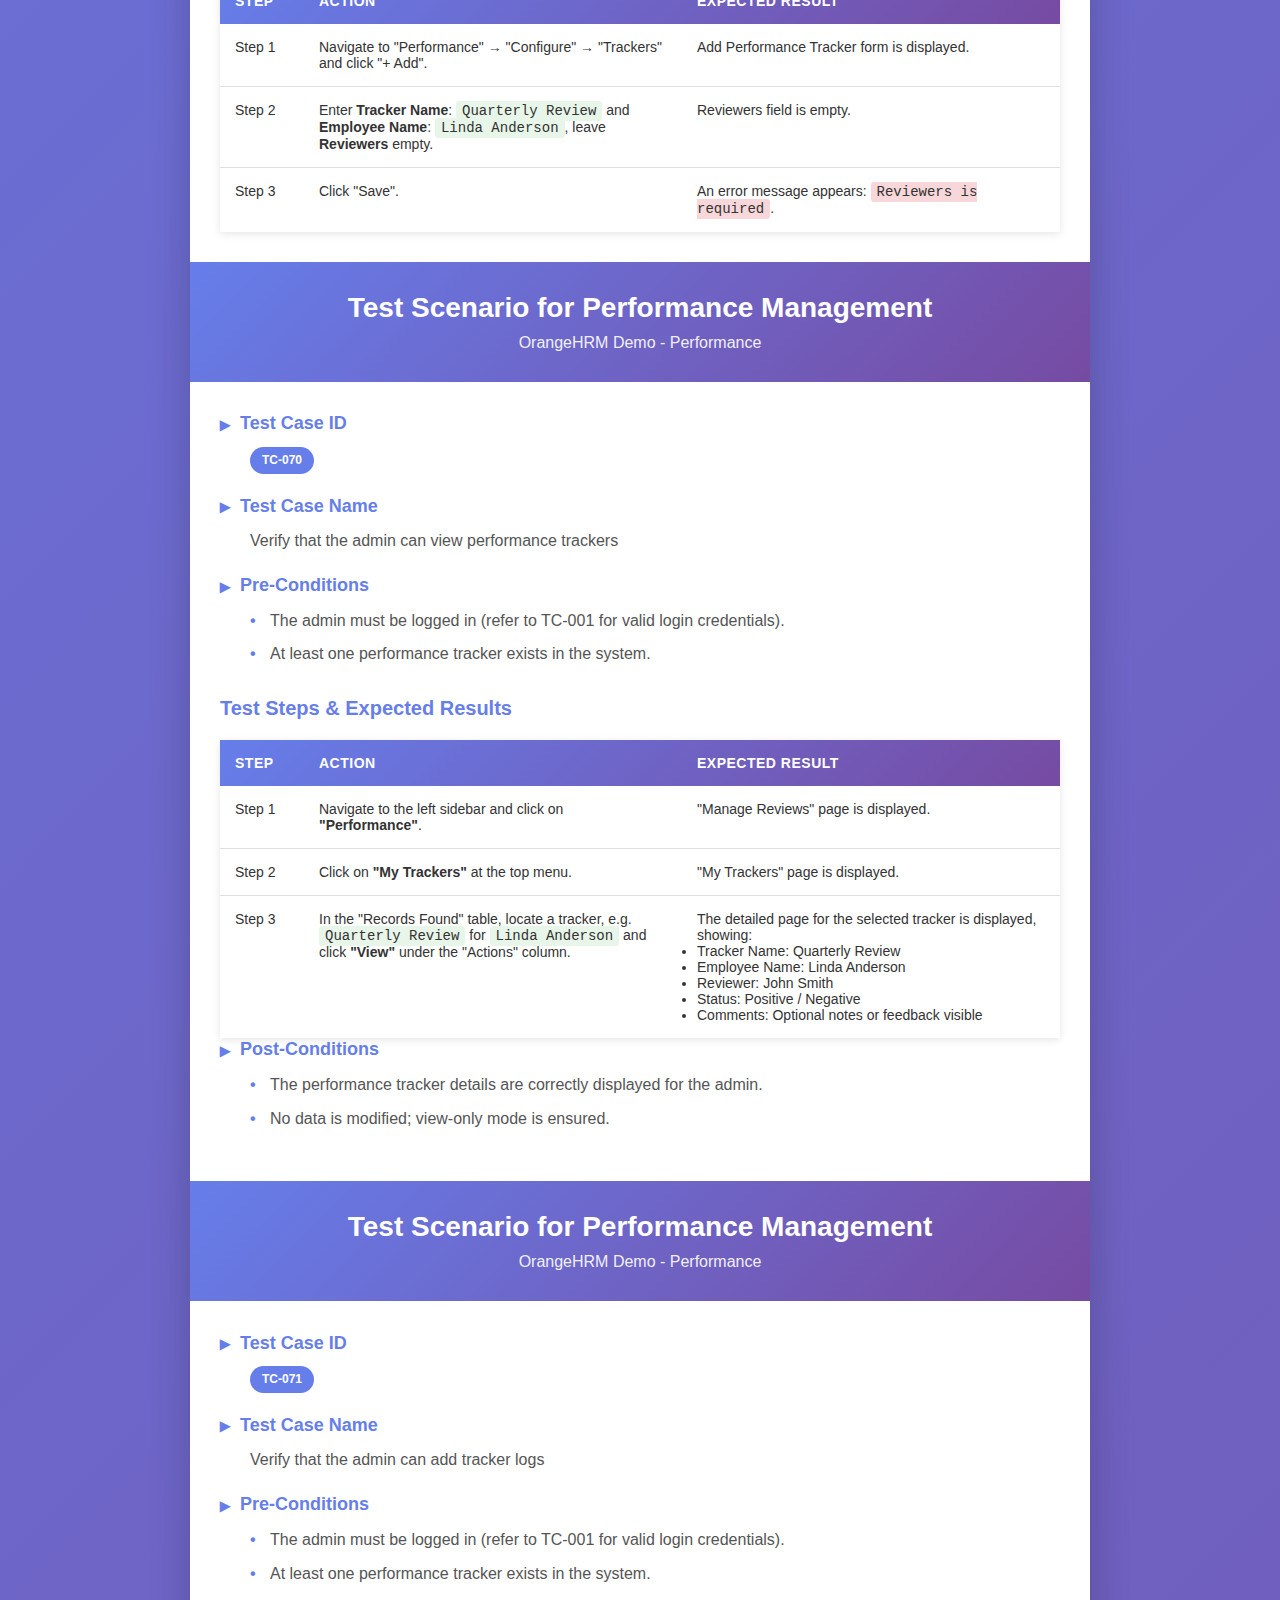
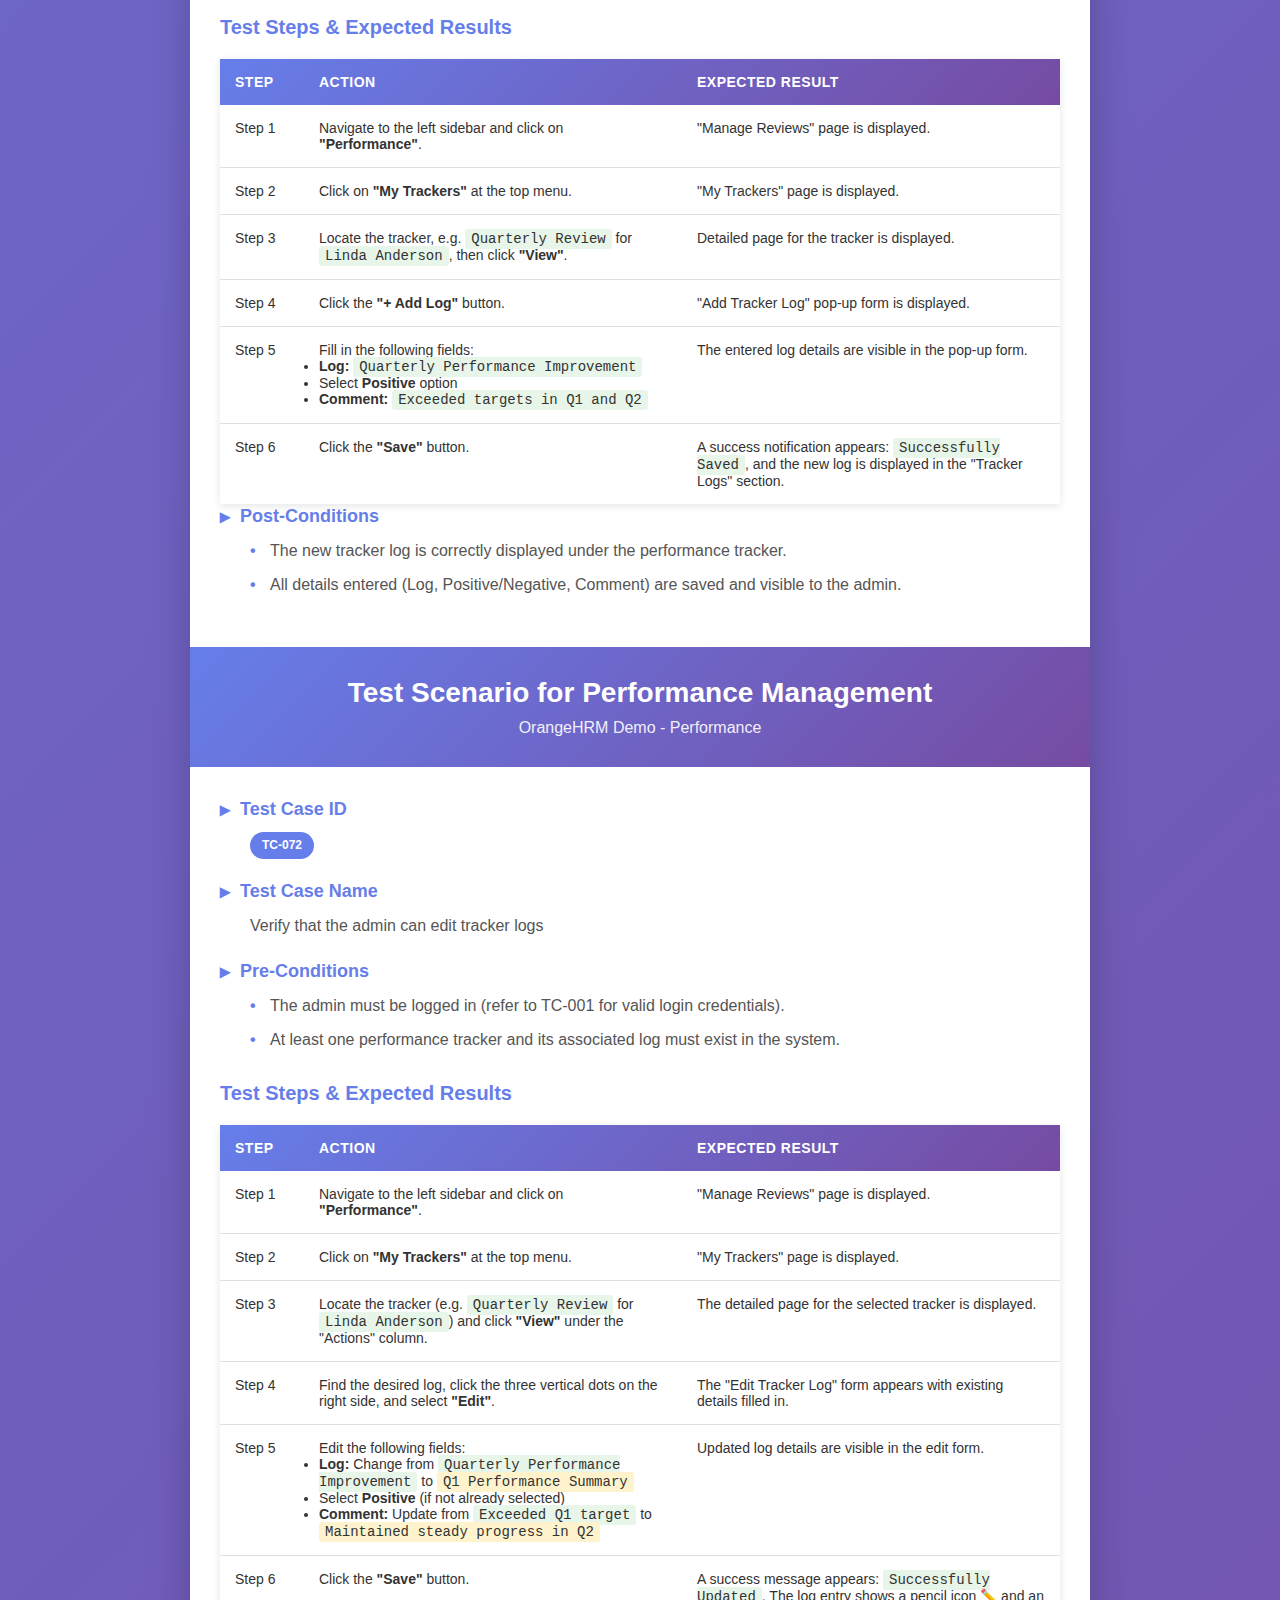
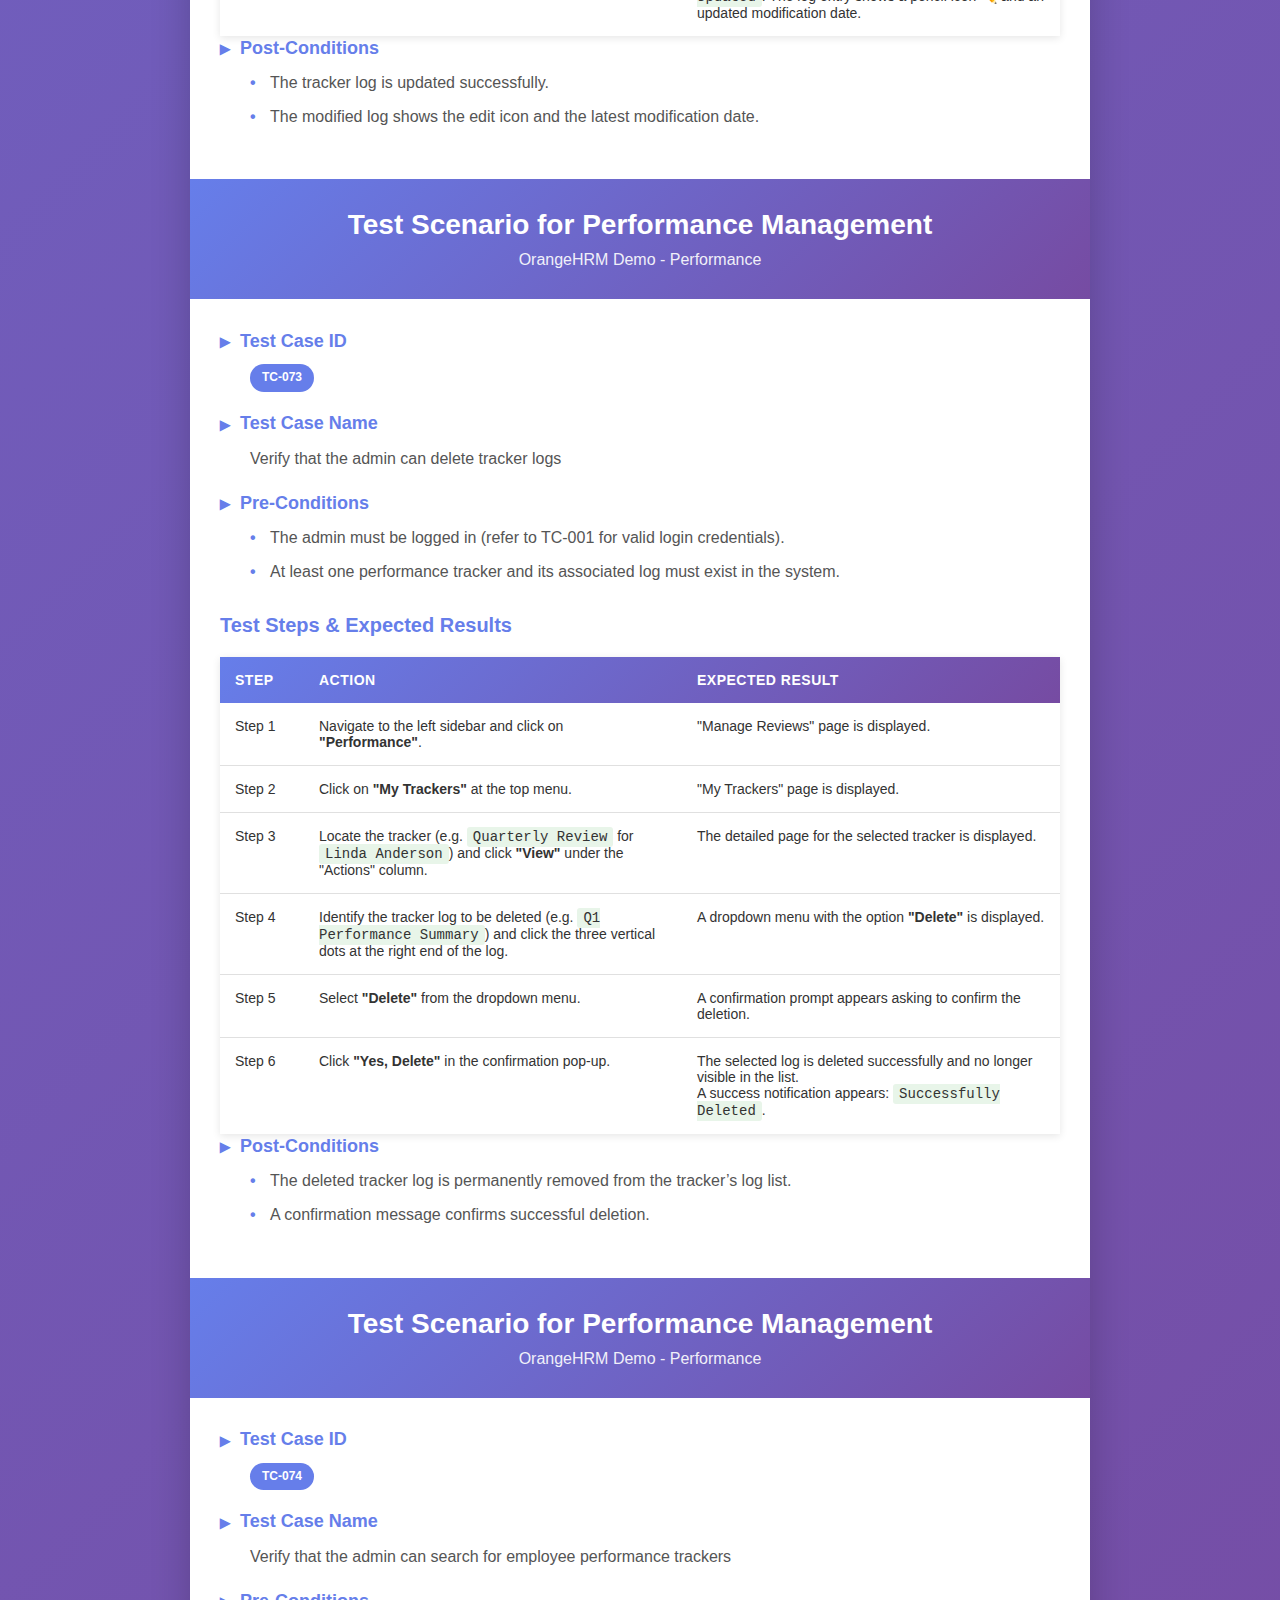
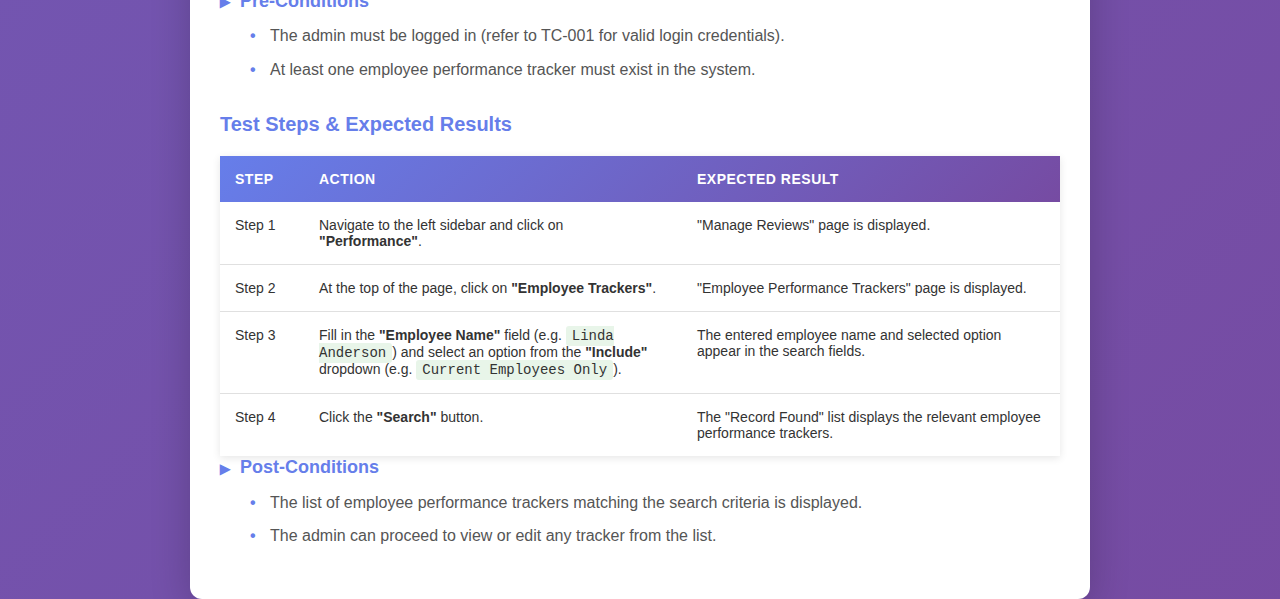
<file: html/performance-module.html>
<!DOCTYPE html>
<html lang="en">

<head>
    <meta charset="UTF-8">
    <meta name="viewport" content="width=device-width, initial-scale=1.0">
    <link rel="stylesheet" href="../css/TC_style.css">
    <title>Test Scenario for Performance Management</title>

</head>

<body>

    <div class="container">

        <div class="header">
            <h1>Test Scenario for Performance Management</h1>
            <p>OrangeHRM Demo - Performance</p>
        </div>

                <div id="breadcrumb-container"></div>

        <script>
            fetch('breadcrumb.html')
                .then(response => response.text())
                .then(data => {
                    document.getElementById('breadcrumb-container').innerHTML = data;

                    // Promeni naziv trenutne stranice
                    document.getElementById('breadcrumb-current').textContent = "Performance"; // Promeni za svaku stranicu
                });
        </script>

        <!-- TC069 -->
        <div class="content">
            <div class="info-section">
                <div class="info-item">
                    <h3>Test Case ID</h3>
                    <p><span class="badge">TC-069</span></p>
                </div>

                <div class="info-item">
                    <h3>Test Case Name</h3>
                    <p>Verify that the admin can add a performance review for an employee</p>
                </div>

                <div class="info-item">
                    <h3>Pre-Conditions</h3>
                    <ul>
                        <li>The admin must be logged in (refer to TC-001 for valid login credentials).</li>
                        <li>The employee for whom the performance review is being added must exist in the system.</li>
                    </ul>
                </div>
            </div>

            <h3 style="color: #667eea; margin-bottom: 15px; font-size: 20px;">Test Steps & Expected Results</h3>

            <table>
                <thead>
                    <tr>
                        <th style="width: 10%;">Step</th>
                        <th style="width: 45%;">Action</th>
                        <th style="width: 45%;">Expected Result</th>
                    </tr>
                </thead>
                <tbody>
                    <tr>
                        <td class="step-number">Step 1</td>
                        <td class="step-description">
                            Navigate to the left sidebar and click on <strong>"Performance"</strong>.
                        </td>
                        <td>The "Manage Reviews" page is displayed.</td>
                    </tr>

                    <tr>
                        <td class="step-number">Step 2</td>
                        <td class="step-description">
                            Click on <strong>"Configure"</strong> at the top and select <strong>"Trackers"</strong> from
                            the dropdown.
                        </td>
                        <td>The Trackers configuration page is displayed.</td>
                    </tr>

                    <tr>
                        <td class="step-number">Step 3</td>
                        <td class="step-description">
                            Click the <strong>"+ Add"</strong> button.
                        </td>
                        <td>The Add Performance Tracker form is displayed.</td>
                    </tr>

                    <tr>
                        <td class="step-number">Step 4</td>
                        <td class="step-description">
                            Fill in the <strong>"Tracker Name"</strong> field with:
                            <code
                                style="background:#e8f5e9; padding:2px 6px; border-radius:3px;">Annual Review 2025</code>.
                        </td>
                        <td>The tracker name is entered and visible.</td>
                    </tr>

                    <tr>
                        <td class="step-number">Step 5</td>
                        <td class="step-description">
                            Type the employee name in the <strong>"Employee Name"</strong> field:
                            <code style="background:#e8f5e9; padding:2px 6px; border-radius:3px;">Linda Anderson</code>.
                        </td>
                        <td>The entered employee name is visible in the field.</td>
                    </tr>

                    <tr>
                        <td class="step-number">Step 6</td>
                        <td class="step-description">
                            Fill in the <strong>"Reviewers"</strong> field with:
                            <code style="background:#e8f5e9; padding:2px 6px; border-radius:3px;">John Smith</code>.
                        </td>
                        <td>The reviewer's name is entered and visible.</td>
                    </tr>

                    <tr>
                        <td class="step-number">Step 7</td>
                        <td class="step-description">
                            Click the <strong>"Save"</strong> button.
                        </td>
                        <td>A confirmation message appears:
                            <code
                                style="background:#e8f5e9; padding:2px 6px; border-radius:3px;">Successfully Saved</code>,
                            indicating the performance tracker has been successfully added.
                        </td>
                    </tr>
                </tbody>
            </table>

            <div class="info-item">
                <h3>Post-Conditions</h3>
                <ul>
                    <li>The performance tracker "Annual Review 2025" is added for employee Linda Anderson.</li>
                    <li>Reviewer John Smith is correctly assigned to the tracker.</li>
                    <li>A success message is displayed confirming the addition.</li>
                </ul>
            </div>
        </div>


        <div class="header">
            <h1>Test Scenario for Performance Management</h1>
            <p>OrangeHRM Demo - Performance</p>
        </div>
        <!-- TC-069a -->
        <div class="content">
            <div class="info-section">
                <div class="info-item">
                    <h3>Test Case ID</h3>
                    <p><span class="badge">TC-069N-1</span></p>
                </div>
                <div class="info-item">
                    <h3>Test Case Name</h3>
                    <p>Verify error when Tracker Name is not entered</p>
                </div>
                <div class="info-item">
                    <h3>Pre-Conditions</h3>
                    <ul>
                        <li>The admin must be logged in.</li>
                        <li>Employee exists in the system.</li>
                    </ul>
                </div>
            </div>

            <h3 style="color: #667eea; margin-bottom: 15px; font-size: 20px;">Test Steps & Expected Results</h3>
            <table>
                <thead>
                    <tr>
                        <th style="width:10%;">Step</th>
                        <th style="width:45%;">Action</th>
                        <th style="width:45%;">Expected Result</th>
                    </tr>
                </thead>
                <tbody>
                    <tr>
                        <td>Step 1</td>
                        <td>Navigate to "Performance" → "Configure" → "Trackers" and click "+ Add".</td>
                        <td>Add Performance Tracker form is displayed.</td>
                    </tr>
                    <tr>
                        <td>Step 2</td>
                        <td>Leave <strong>Tracker Name</strong> empty, enter <strong>Employee Name</strong>:
                            <code style="background:#e8f5e9; padding:2px 6px; border-radius:3px;">Linda Anderson</code>
                            and <strong>Reviewers</strong>:
                            <code style="background:#e8f5e9; padding:2px 6px; border-radius:3px;">John Smith</code>.
                        </td>
                        <td>Tracker Name field is empty.</td>
                    </tr>
                    <tr>
                        <td>Step 3</td>
                        <td>Click "Save".</td>
                        <td>An error message appears: <code
                                style="background:#f8d7da; padding:2px 6px; border-radius:3px;">Tracker Name is required</code>.
                        </td>
                    </tr>
                </tbody>
            </table>
        </div>


        <div class="header">
            <h1>Test Scenario for Performance Management</h1>
            <p>OrangeHRM Demo - Performance</p>
        </div>

        <!-- TC-069b -->
        <div class="content">
            <div class="info-section">
                <div class="info-item">
                    <h3>Test Case ID</h3>
                    <p><span class="badge">TC-069N-2</span></p>
                </div>
                <div class="info-item">
                    <h3>Test Case Name</h3>
                    <p>Verify error when Employee Name is not entered</p>
                </div>
                <div class="info-item">
                    <h3>Pre-Conditions</h3>
                    <ul>
                        <li>The admin must be logged in.</li>
                    </ul>
                </div>
            </div>

            <table>
                <thead>
                    <tr>
                        <th style="width:10%;">Step</th>
                        <th style="width:45%;">Action</th>
                        <th style="width:45%;">Expected Result</th>
                    </tr>
                </thead>
                <tbody>
                    <tr>
                        <td>Step 1</td>
                        <td>Navigate to "Performance" → "Configure" → "Trackers" and click "+ Add".</td>
                        <td>Add Performance Tracker form is displayed.</td>
                    </tr>
                    <tr>
                        <td>Step 2</td>
                        <td>Enter <strong>Tracker Name</strong>:
                            <code
                                style="background:#e8f5e9; padding:2px 6px; border-radius:3px;">Quarterly Review</code>
                            and <strong>Reviewers</strong>:
                            <code style="background:#e8f5e9; padding:2px 6px; border-radius:3px;">John Smith</code>,
                            leave <strong>Employee Name</strong> empty.
                        </td>
                        <td>Employee Name field is empty.</td>
                    </tr>
                    <tr>
                        <td>Step 3</td>
                        <td>Click "Save".</td>
                        <td>An error message appears: <code
                                style="background:#f8d7da; padding:2px 6px; border-radius:3px;">Employee Name is required</code>.
                        </td>
                    </tr>
                </tbody>
            </table>
        </div>


        <div class="header">
            <h1>Test Scenario for Performance Management</h1>
            <p>OrangeHRM Demo - Performance</p>
        </div>
        <!-- TC-069c -->
        <div class="content">
            <div class="info-section">
                <div class="info-item">
                    <h3>Test Case ID</h3>
                    <p><span class="badge">TC-069N-3</span></p>
                </div>
                <div class="info-item">
                    <h3>Test Case Name</h3>
                    <p>Verify error when Reviewers field is not entered</p>
                </div>
                <div class="info-item">
                    <h3>Pre-Conditions</h3>
                    <ul>
                        <li>The admin must be logged in.</li>
                        <li>Employee exists in the system.</li>
                    </ul>
                </div>
            </div>

            <table>
                <thead>
                    <tr>
                        <th style="width:10%;">Step</th>
                        <th style="width:45%;">Action</th>
                        <th style="width:45%;">Expected Result</th>
                    </tr>
                </thead>
                <tbody>
                    <tr>
                        <td>Step 1</td>
                        <td>Navigate to "Performance" → "Configure" → "Trackers" and click "+ Add".</td>
                        <td>Add Performance Tracker form is displayed.</td>
                    </tr>
                    <tr>
                        <td>Step 2</td>
                        <td>Enter <strong>Tracker Name</strong>:
                            <code
                                style="background:#e8f5e9; padding:2px 6px; border-radius:3px;">Quarterly Review</code>
                            and <strong>Employee Name</strong>:
                            <code style="background:#e8f5e9; padding:2px 6px; border-radius:3px;">Linda Anderson</code>,
                            leave <strong>Reviewers</strong> empty.
                        </td>
                        <td>Reviewers field is empty.</td>
                    </tr>
                    <tr>
                        <td>Step 3</td>
                        <td>Click "Save".</td>
                        <td>An error message appears: <code
                                style="background:#f8d7da; padding:2px 6px; border-radius:3px;">Reviewers is required</code>.
                        </td>
                    </tr>
                </tbody>
            </table>
        </div>

        <!-- TC-070 -->
        <div class="header">
            <h1>Test Scenario for Performance Management</h1>
            <p>OrangeHRM Demo - Performance</p>
        </div>

        <div class="content">
            <div class="info-section">
                <div class="info-item">
                    <h3>Test Case ID</h3>
                    <p><span class="badge">TC-070</span></p>
                </div>

                <div class="info-item">
                    <h3>Test Case Name</h3>
                    <p>Verify that the admin can view performance trackers</p>
                </div>

                <div class="info-item">
                    <h3>Pre-Conditions</h3>
                    <ul>
                        <li>The admin must be logged in (refer to TC-001 for valid login credentials).</li>
                        <li>At least one performance tracker exists in the system.</li>
                    </ul>
                </div>
            </div>

            <h3 style="color: #667eea; margin-bottom: 15px; font-size: 20px;">Test Steps & Expected Results</h3>
            <table>
                <thead>
                    <tr>
                        <th style="width:10%;">Step</th>
                        <th style="width:45%;">Action</th>
                        <th style="width:45%;">Expected Result</th>
                    </tr>
                </thead>
                <tbody>
                    <tr>
                        <td>Step 1</td>
                        <td>Navigate to the left sidebar and click on <strong>"Performance"</strong>.</td>
                        <td>"Manage Reviews" page is displayed.</td>
                    </tr>
                    <tr>
                        <td>Step 2</td>
                        <td>Click on <strong>"My Trackers"</strong> at the top menu.</td>
                        <td>"My Trackers" page is displayed.</td>
                    </tr>
                    <tr>
                        <td>Step 3</td>
                        <td>In the "Records Found" table, locate a tracker, e.g. <code
                                style="background:#e8f5e9; padding:2px 6px; border-radius:3px;">Quarterly Review</code>
                            for <code
                                style="background:#e8f5e9; padding:2px 6px; border-radius:3px;">Linda Anderson</code>
                            and click <strong>"View"</strong> under the "Actions" column.</td>
                        <td>The detailed page for the selected tracker is displayed, showing: <br>
                            <ul>
                                <li>Tracker Name: Quarterly Review</li>
                                <li>Employee Name: Linda Anderson</li>
                                <li>Reviewer: John Smith</li>
                                <li>Status: Positive / Negative</li>
                                <li>Comments: Optional notes or feedback visible</li>
                            </ul>
                        </td>
                    </tr>
                </tbody>
            </table>

            <div class="info-item">
                <h3>Post-Conditions</h3>
                <ul>
                    <li>The performance tracker details are correctly displayed for the admin.</li>
                    <li>No data is modified; view-only mode is ensured.</li>
                </ul>
            </div>
        </div>

        <!-- TC-071 -->
        <div class="header">
            <h1>Test Scenario for Performance Management</h1>
            <p>OrangeHRM Demo - Performance</p>
        </div>

        <div class="content">
            <div class="info-section">
                <div class="info-item">
                    <h3>Test Case ID</h3>
                    <p><span class="badge">TC-071</span></p>
                </div>

                <div class="info-item">
                    <h3>Test Case Name</h3>
                    <p>Verify that the admin can add tracker logs</p>
                </div>

                <div class="info-item">
                    <h3>Pre-Conditions</h3>
                    <ul>
                        <li>The admin must be logged in (refer to TC-001 for valid login credentials).</li>
                        <li>At least one performance tracker exists in the system.</li>
                    </ul>
                </div>
            </div>

            <h3 style="color: #667eea; margin-bottom: 15px; font-size: 20px;">Test Steps & Expected Results</h3>
            <table>
                <thead>
                    <tr>
                        <th style="width:10%;">Step</th>
                        <th style="width:45%;">Action</th>
                        <th style="width:45%;">Expected Result</th>
                    </tr>
                </thead>
                <tbody>
                    <tr>
                        <td>Step 1</td>
                        <td>Navigate to the left sidebar and click on <strong>"Performance"</strong>.</td>
                        <td>"Manage Reviews" page is displayed.</td>
                    </tr>
                    <tr>
                        <td>Step 2</td>
                        <td>Click on <strong>"My Trackers"</strong> at the top menu.</td>
                        <td>"My Trackers" page is displayed.</td>
                    </tr>
                    <tr>
                        <td>Step 3</td>
                        <td>Locate the tracker, e.g. <code
                                style="background:#e8f5e9; padding:2px 6px; border-radius:3px;">Quarterly Review</code>
                            for <code
                                style="background:#e8f5e9; padding:2px 6px; border-radius:3px;">Linda Anderson</code>,
                            then click <strong>"View"</strong>.</td>
                        <td>Detailed page for the tracker is displayed.</td>
                    </tr>
                    <tr>
                        <td>Step 4</td>
                        <td>Click the <strong>"+ Add Log"</strong> button.</td>
                        <td>"Add Tracker Log" pop-up form is displayed.</td>
                    </tr>
                    <tr>
                        <td>Step 5</td>
                        <td>
                            Fill in the following fields:<br>
                            <ul>
                                <li><strong>Log:</strong> <code
                                        style="background:#e8f5e9; padding:2px 6px; border-radius:3px;">Quarterly Performance Improvement</code>
                                </li>
                                <li>Select <strong>Positive</strong> option</li>
                                <li><strong>Comment:</strong> <code
                                        style="background:#e8f5e9; padding:2px 6px; border-radius:3px;">Exceeded targets in Q1 and Q2</code>
                                </li>
                            </ul>
                        </td>
                        <td>The entered log details are visible in the pop-up form.</td>
                    </tr>
                    <tr>
                        <td>Step 6</td>
                        <td>Click the <strong>"Save"</strong> button.</td>
                        <td>A success notification appears: <code
                                style="background:#e8f5e9; padding:2px 6px; border-radius:3px;">Successfully Saved</code>,
                            and the new log is displayed in the "Tracker Logs" section.</td>
                    </tr>
                </tbody>
            </table>

            <div class="info-item">
                <h3>Post-Conditions</h3>
                <ul>
                    <li>The new tracker log is correctly displayed under the performance tracker.</li>
                    <li>All details entered (Log, Positive/Negative, Comment) are saved and visible to the admin.</li>
                </ul>
            </div>
        </div>

        <!-- TC-072 -->
        <div class="header">
            <h1>Test Scenario for Performance Management</h1>
            <p>OrangeHRM Demo - Performance</p>
        </div>

        <div class="content">
            <div class="info-section">
                <div class="info-item">
                    <h3>Test Case ID</h3>
                    <p><span class="badge">TC-072</span></p>
                </div>

                <div class="info-item">
                    <h3>Test Case Name</h3>
                    <p>Verify that the admin can edit tracker logs</p>
                </div>

                <div class="info-item">
                    <h3>Pre-Conditions</h3>
                    <ul>
                        <li>The admin must be logged in (refer to TC-001 for valid login credentials).</li>
                        <li>At least one performance tracker and its associated log must exist in the system.</li>
                    </ul>
                </div>
            </div>

            <h3 style="color:#667eea; margin-bottom:15px; font-size:20px;">Test Steps & Expected Results</h3>
            <table>
                <thead>
                    <tr>
                        <th style="width:10%;">Step</th>
                        <th style="width:45%;">Action</th>
                        <th style="width:45%;">Expected Result</th>
                    </tr>
                </thead>
                <tbody>
                    <tr>
                        <td>Step 1</td>
                        <td>Navigate to the left sidebar and click on <strong>"Performance"</strong>.</td>
                        <td>"Manage Reviews" page is displayed.</td>
                    </tr>
                    <tr>
                        <td>Step 2</td>
                        <td>Click on <strong>"My Trackers"</strong> at the top menu.</td>
                        <td>"My Trackers" page is displayed.</td>
                    </tr>
                    <tr>
                        <td>Step 3</td>
                        <td>Locate the tracker (e.g. <code
                                style="background:#e8f5e9; padding:2px 6px; border-radius:3px;">Quarterly Review</code>
                            for <code
                                style="background:#e8f5e9; padding:2px 6px; border-radius:3px;">Linda Anderson</code>)
                            and click <strong>"View"</strong> under the "Actions" column.</td>
                        <td>The detailed page for the selected tracker is displayed.</td>
                    </tr>
                    <tr>
                        <td>Step 4</td>
                        <td>Find the desired log, click the three vertical dots on the right side, and select
                            <strong>"Edit"</strong>.
                        </td>
                        <td>The "Edit Tracker Log" form appears with existing details filled in.</td>
                    </tr>
                    <tr>
                        <td>Step 5</td>
                        <td>
                            Edit the following fields:<br>
                            <ul>
                                <li><strong>Log:</strong> Change from <code
                                        style="background:#e8f5e9; padding:2px 6px; border-radius:3px;">Quarterly Performance Improvement</code>
                                    to <code
                                        style="background:#fff3cd; padding:2px 6px; border-radius:3px;">Q1 Performance Summary</code>
                                </li>
                                <li>Select <strong>Positive</strong> (if not already selected)</li>
                                <li><strong>Comment:</strong> Update from <code
                                        style="background:#e8f5e9; padding:2px 6px; border-radius:3px;">Exceeded Q1 target</code>
                                    to <code
                                        style="background:#fff3cd; padding:2px 6px; border-radius:3px;">Maintained steady progress in Q2</code>
                                </li>
                            </ul>
                        </td>
                        <td>Updated log details are visible in the edit form.</td>
                    </tr>
                    <tr>
                        <td>Step 6</td>
                        <td>Click the <strong>"Save"</strong> button.</td>
                        <td>A success message appears: <code
                                style="background:#e8f5e9; padding:2px 6px; border-radius:3px;">Successfully Updated</code>.
                            The log entry shows a pencil icon ✏️ and an updated modification date.</td>
                    </tr>
                </tbody>
            </table>

            <div class="info-item">
                <h3>Post-Conditions</h3>
                <ul>
                    <li>The tracker log is updated successfully.</li>
                    <li>The modified log shows the edit icon and the latest modification date.</li>
                </ul>
            </div>
        </div>

        <!-- TC-073 -->
        <div class="header">
            <h1>Test Scenario for Performance Management</h1>
            <p>OrangeHRM Demo - Performance</p>
        </div>

        <div class="content">
            <div class="info-section">
                <div class="info-item">
                    <h3>Test Case ID</h3>
                    <p><span class="badge">TC-073</span></p>
                </div>

                <div class="info-item">
                    <h3>Test Case Name</h3>
                    <p>Verify that the admin can delete tracker logs</p>
                </div>

                <div class="info-item">
                    <h3>Pre-Conditions</h3>
                    <ul>
                        <li>The admin must be logged in (refer to TC-001 for valid login credentials).</li>
                        <li>At least one performance tracker and its associated log must exist in the system.</li>
                    </ul>
                </div>
            </div>

            <h3 style="color:#667eea; margin-bottom:15px; font-size:20px;">Test Steps & Expected Results</h3>

            <table>
                <thead>
                    <tr>
                        <th style="width:10%;">Step</th>
                        <th style="width:45%;">Action</th>
                        <th style="width:45%;">Expected Result</th>
                    </tr>
                </thead>
                <tbody>
                    <tr>
                        <td>Step 1</td>
                        <td>Navigate to the left sidebar and click on <strong>"Performance"</strong>.</td>
                        <td>"Manage Reviews" page is displayed.</td>
                    </tr>

                    <tr>
                        <td>Step 2</td>
                        <td>Click on <strong>"My Trackers"</strong> at the top menu.</td>
                        <td>"My Trackers" page is displayed.</td>
                    </tr>

                    <tr>
                        <td>Step 3</td>
                        <td>Locate the tracker (e.g. <code
                                style="background:#e8f5e9; padding:2px 6px; border-radius:3px;">Quarterly Review</code>
                            for <code
                                style="background:#e8f5e9; padding:2px 6px; border-radius:3px;">Linda Anderson</code>)
                            and click <strong>"View"</strong> under the "Actions" column.</td>
                        <td>The detailed page for the selected tracker is displayed.</td>
                    </tr>

                    <tr>
                        <td>Step 4</td>
                        <td>Identify the tracker log to be deleted (e.g. <code
                                style="background:#e8f5e9; padding:2px 6px; border-radius:3px;">Q1 Performance Summary</code>)
                            and click the three vertical dots at the right end of the log.</td>
                        <td>A dropdown menu with the option <strong>"Delete"</strong> is displayed.</td>
                    </tr>

                    <tr>
                        <td>Step 5</td>
                        <td>Select <strong>"Delete"</strong> from the dropdown menu.</td>
                        <td>A confirmation prompt appears asking to confirm the deletion.</td>
                    </tr>

                    <tr>
                        <td>Step 6</td>
                        <td>Click <strong>"Yes, Delete"</strong> in the confirmation pop-up.</td>
                        <td>
                            The selected log is deleted successfully and no longer visible in the list.<br>
                            A success notification appears:
                            <code
                                style="background:#e8f5e9; padding:2px 6px; border-radius:3px;">Successfully Deleted</code>.
                        </td>
                    </tr>
                </tbody>
            </table>

            <div class="info-item">
                <h3>Post-Conditions</h3>
                <ul>
                    <li>The deleted tracker log is permanently removed from the tracker’s log list.</li>
                    <li>A confirmation message confirms successful deletion.</li>
                </ul>
            </div>
        </div>

        <!-- TC-074 -->
        <div class="header">
            <h1>Test Scenario for Performance Management</h1>
            <p>OrangeHRM Demo - Performance</p>
        </div>

        <div class="content">
            <div class="info-section">
                <div class="info-item">
                    <h3>Test Case ID</h3>
                    <p><span class="badge">TC-074</span></p>
                </div>

                <div class="info-item">
                    <h3>Test Case Name</h3>
                    <p>Verify that the admin can search for employee performance trackers</p>
                </div>

                <div class="info-item">
                    <h3>Pre-Conditions</h3>
                    <ul>
                        <li>The admin must be logged in (refer to TC-001 for valid login credentials).</li>
                        <li>At least one employee performance tracker must exist in the system.</li>
                    </ul>
                </div>
            </div>

            <h3 style="color:#667eea; margin-bottom:15px; font-size:20px;">Test Steps & Expected Results</h3>

            <table>
                <thead>
                    <tr>
                        <th style="width:10%;">Step</th>
                        <th style="width:45%;">Action</th>
                        <th style="width:45%;">Expected Result</th>
                    </tr>
                </thead>
                <tbody>
                    <tr>
                        <td>Step 1</td>
                        <td>Navigate to the left sidebar and click on <strong>"Performance"</strong>.</td>
                        <td>"Manage Reviews" page is displayed.</td>
                    </tr>

                    <tr>
                        <td>Step 2</td>
                        <td>At the top of the page, click on <strong>"Employee Trackers"</strong>.</td>
                        <td>"Employee Performance Trackers" page is displayed.</td>
                    </tr>

                    <tr>
                        <td>Step 3</td>
                        <td>Fill in the <strong>"Employee Name"</strong> field (e.g.
                            <code style="background:#e8f5e9; padding:2px 6px; border-radius:3px;">Linda Anderson</code>)
                            and select an option from the <strong>"Include"</strong> dropdown (e.g.
                            <code
                                style="background:#e8f5e9; padding:2px 6px; border-radius:3px;">Current Employees Only</code>).
                        </td>
                        <td>The entered employee name and selected option appear in the search fields.</td>
                    </tr>

                    <tr>
                        <td>Step 4</td>
                        <td>Click the <strong>"Search"</strong> button.</td>
                        <td>The "Record Found" list displays the relevant employee performance trackers.</td>
                    </tr>
                </tbody>
            </table>

            <div class="info-item">
                <h3>Post-Conditions</h3>
                <ul>
                    <li>The list of employee performance trackers matching the search criteria is displayed.</li>
                    <li>The admin can proceed to view or edit any tracker from the list.</li>
                </ul>
            </div>
        </div>





    </div>

</body>

</html>
</file>
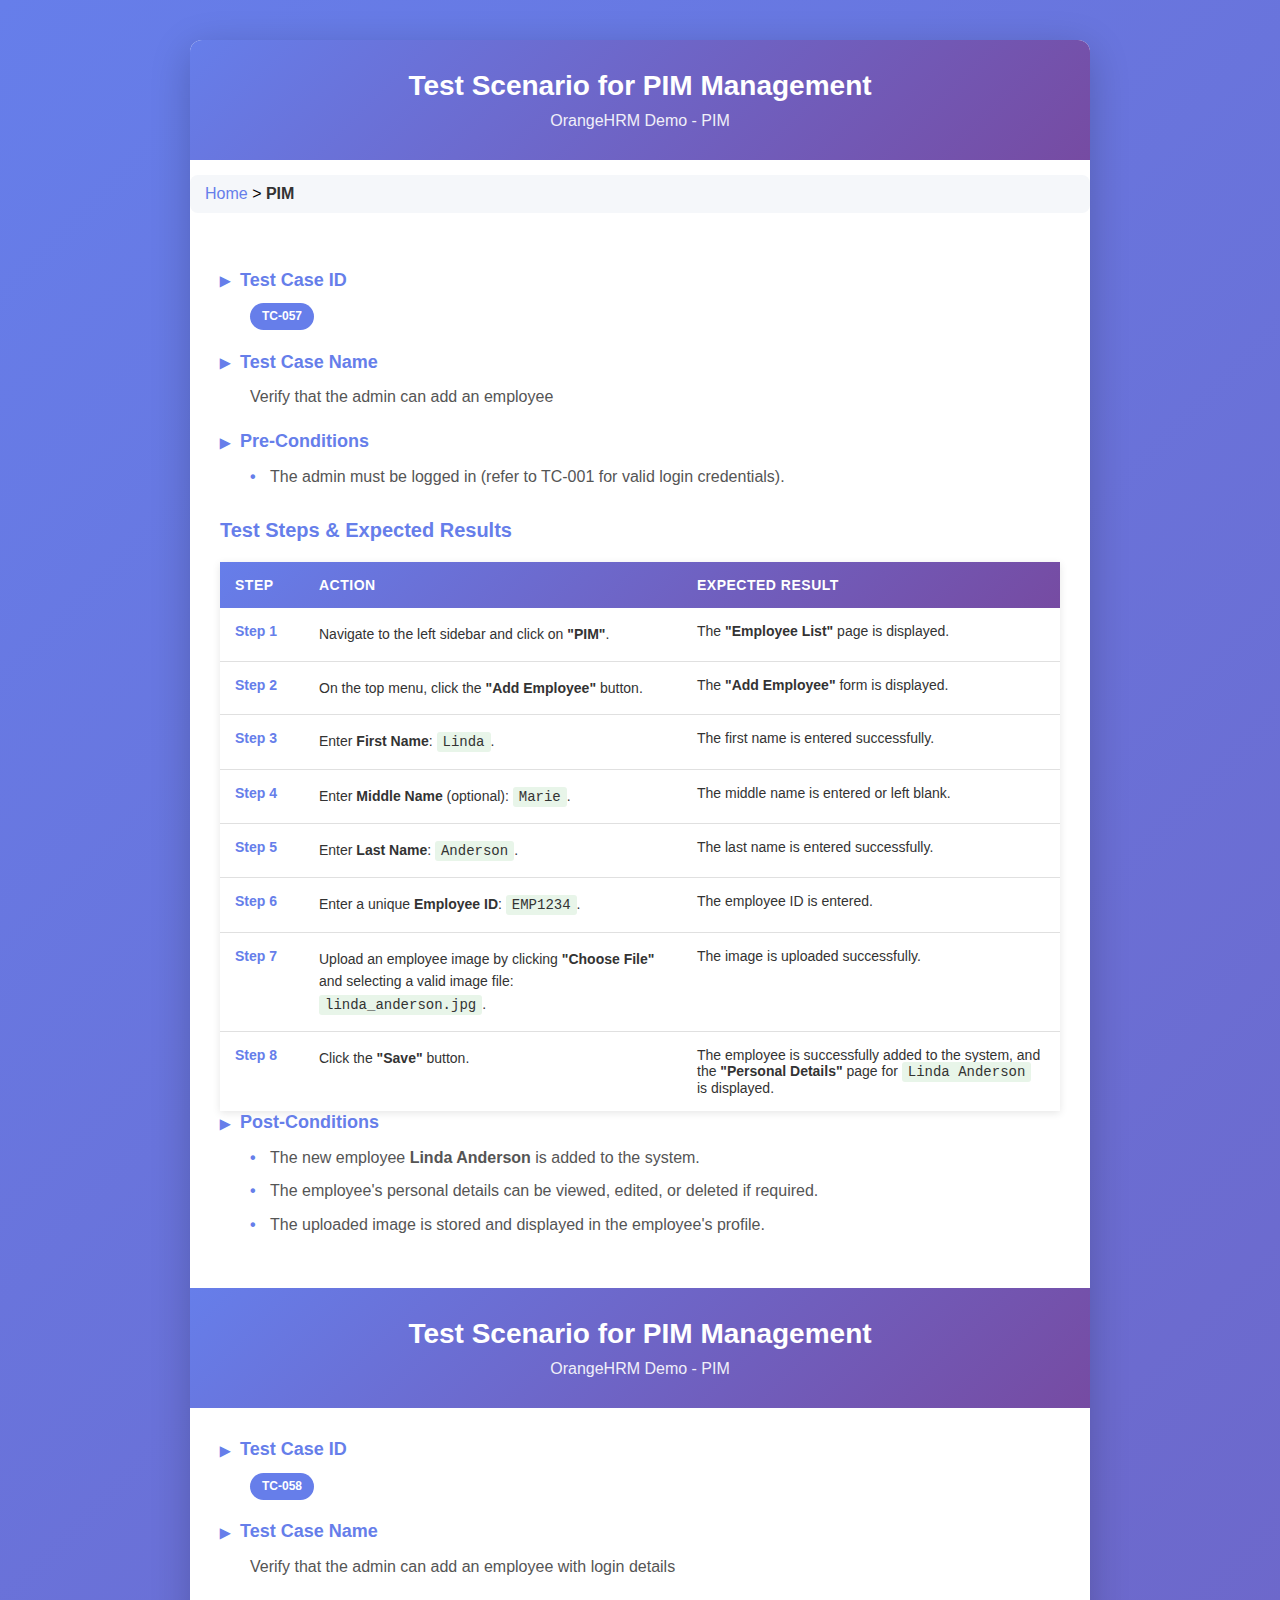
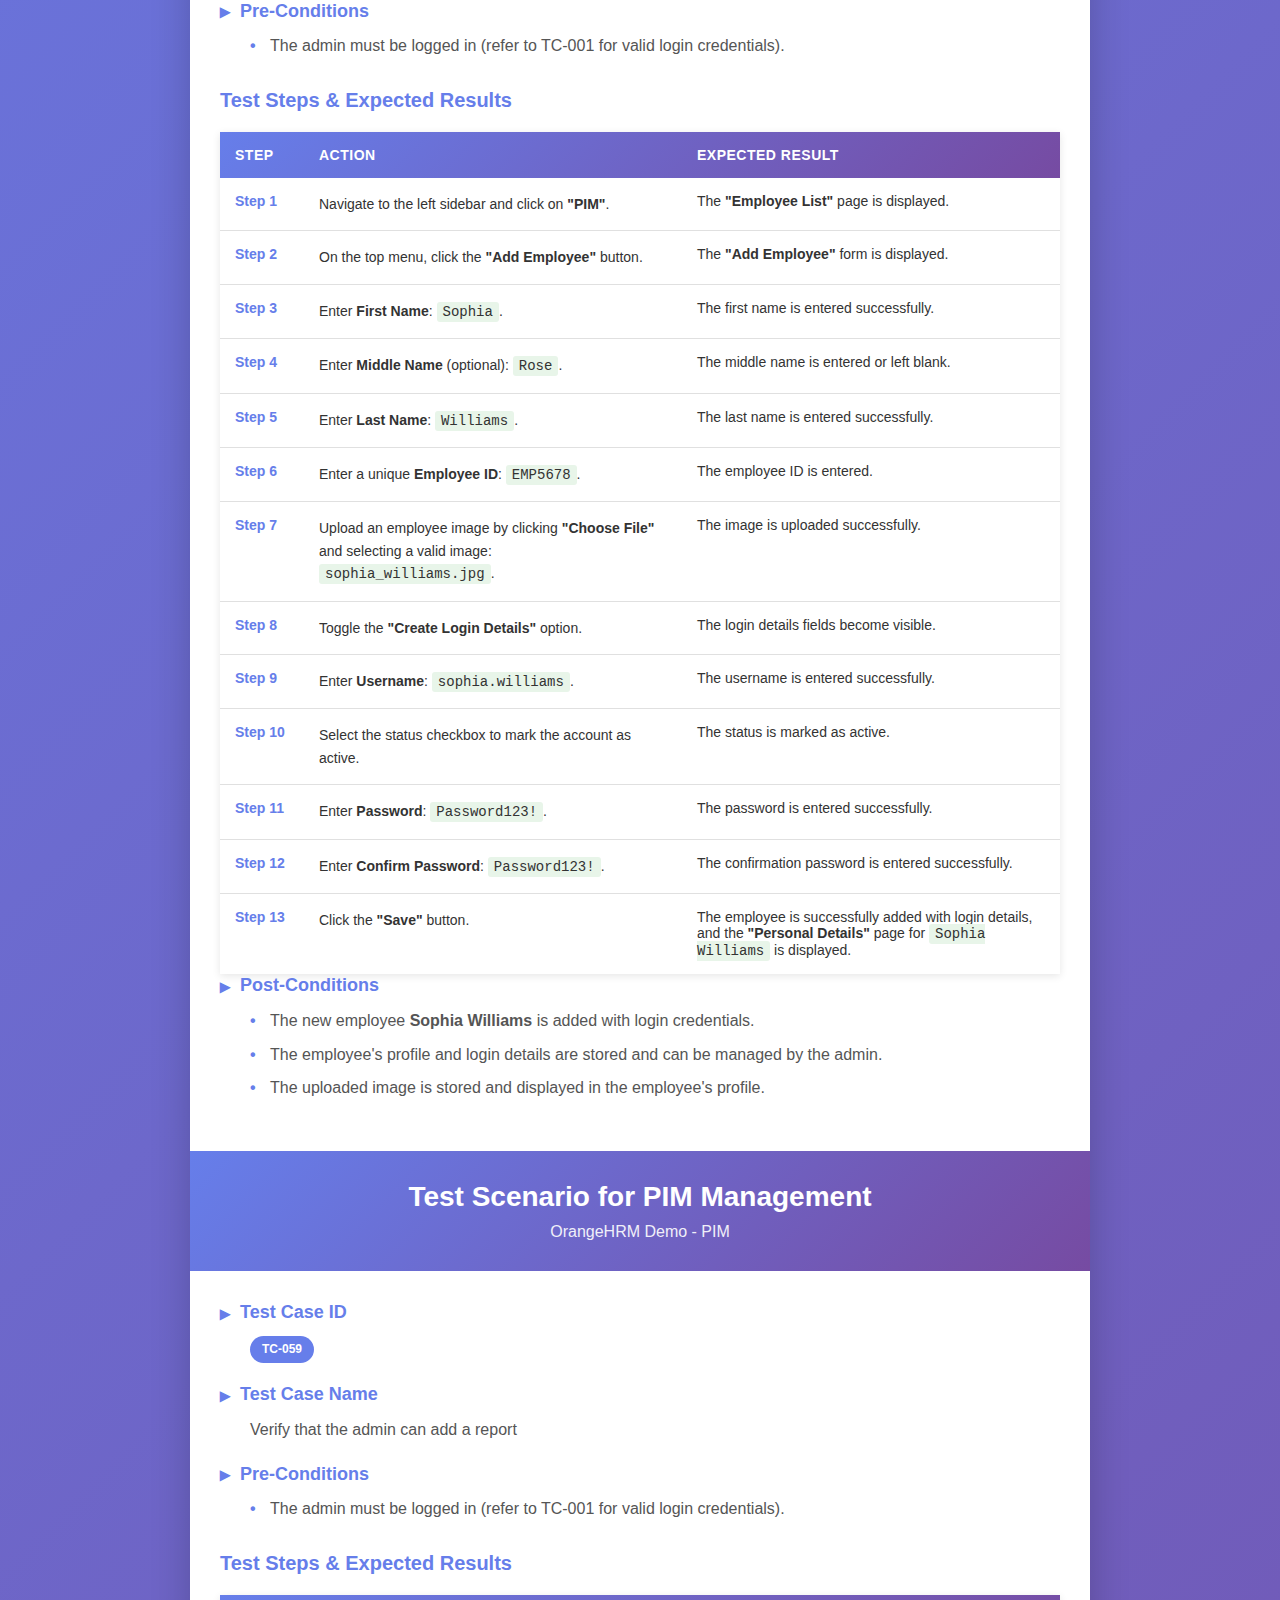
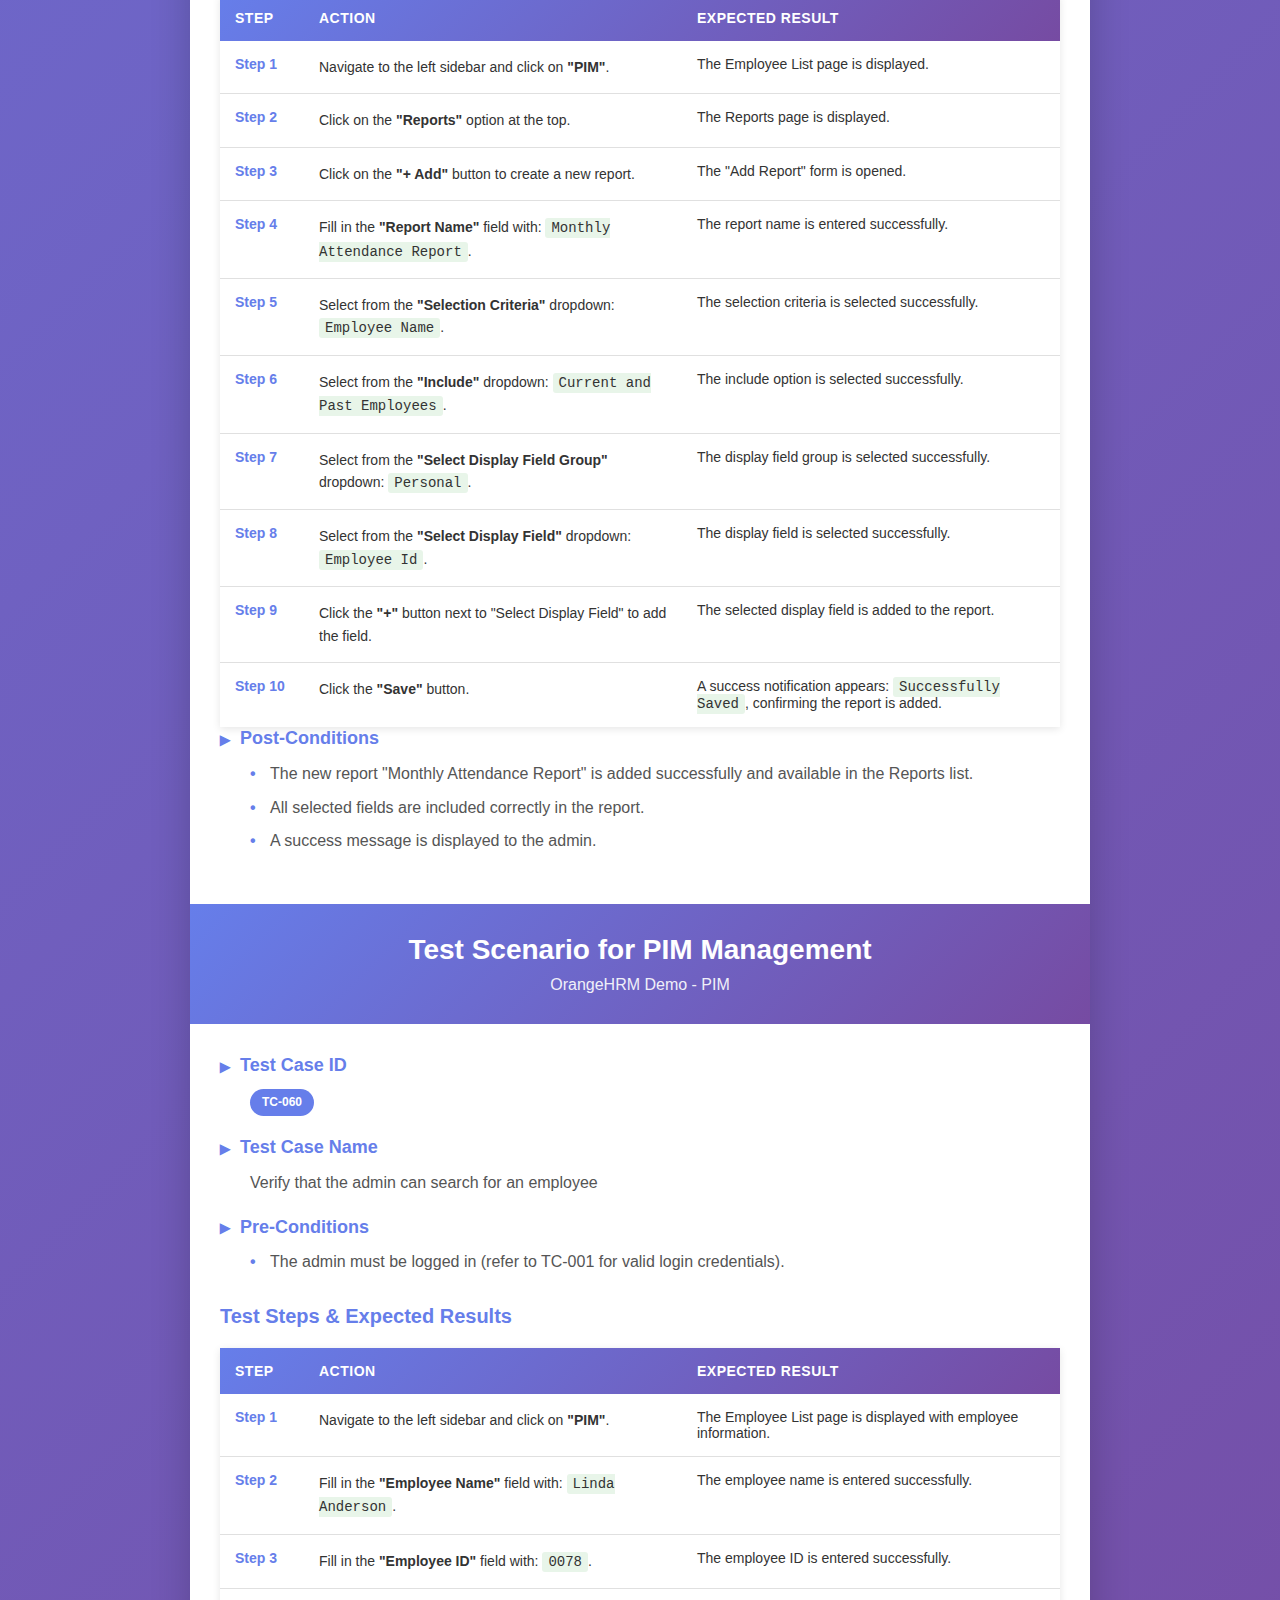
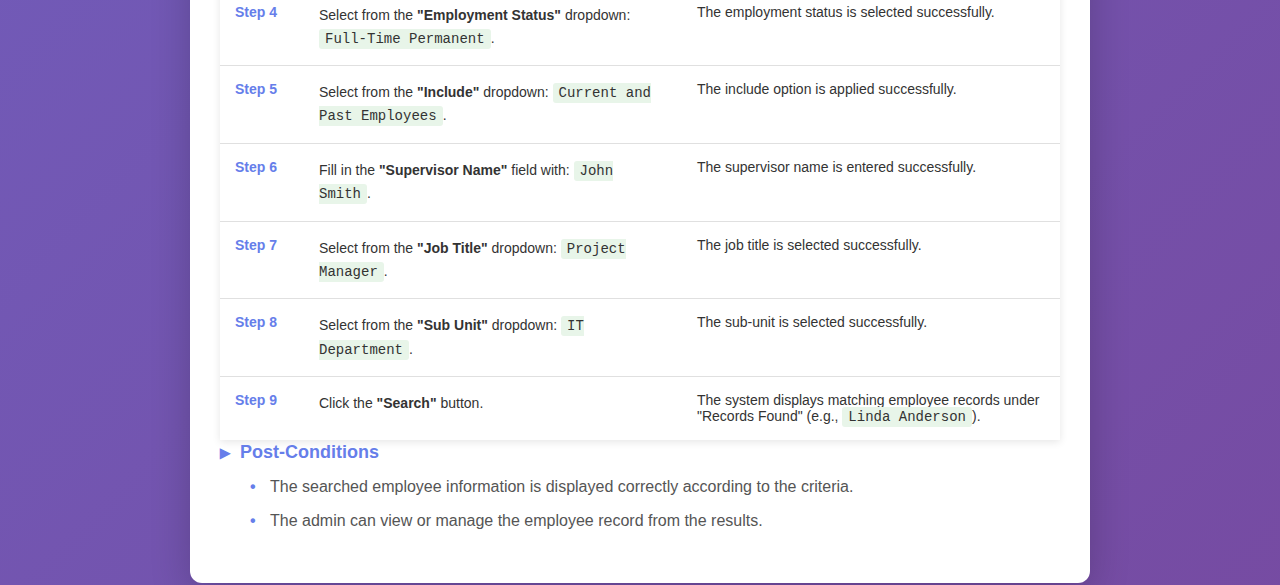
<file: html/pim-management.html>
<!DOCTYPE html>
<html lang="en">

<head>
    <meta charset="UTF-8">
    <meta name="viewport" content="width=device-width, initial-scale=1.0">
    <link rel="stylesheet" href="../css/TC_style.css">
    <title>Test Scenario for PIM Management</title>

</head>

<body>

    <div class="container">

        <!-- TC-057 -->
        <div class="header">
            <h1>Test Scenario for PIM Management</h1>
            <p>OrangeHRM Demo - PIM</p>
        </div>


        <div id="breadcrumb-container"></div>

        <script>
            fetch('breadcrumb.html')
                .then(response => response.text())
                .then(data => {
                    document.getElementById('breadcrumb-container').innerHTML = data;

                    // Promeni naziv trenutne stranice
                    document.getElementById('breadcrumb-current').textContent = "PIM"; // Promeni za svaku stranicu
                });
        </script>

        <div class="content">
            <div class="info-section">
                <div class="info-item">
                    <h3>Test Case ID</h3>
                    <p><span class="badge">TC-057</span></p>
                </div>

                <div class="info-item">
                    <h3>Test Case Name</h3>
                    <p>Verify that the admin can add an employee</p>
                </div>

                <div class="info-item">
                    <h3>Pre-Conditions</h3>
                    <ul>
                        <li>The admin must be logged in (refer to TC-001 for valid login credentials).</li>
                    </ul>
                </div>
            </div>

            <h3 style="color: #667eea; margin-bottom: 15px; font-size: 20px;">Test Steps & Expected Results</h3>

            <table>
                <thead>
                    <tr>
                        <th style="width: 10%;">Step</th>
                        <th style="width: 45%;">Action</th>
                        <th style="width: 45%;">Expected Result</th>
                    </tr>
                </thead>
                <tbody>
                    <tr>
                        <td class="step-number">Step 1</td>
                        <td class="step-description">
                            Navigate to the left sidebar and click on <strong>"PIM"</strong>.
                        </td>
                        <td>
                            The <strong>"Employee List"</strong> page is displayed.
                        </td>
                    </tr>

                    <tr>
                        <td class="step-number">Step 2</td>
                        <td class="step-description">
                            On the top menu, click the <strong>"Add Employee"</strong> button.
                        </td>
                        <td>
                            The <strong>"Add Employee"</strong> form is displayed.
                        </td>
                    </tr>

                    <tr>
                        <td class="step-number">Step 3</td>
                        <td class="step-description">
                            Enter <strong>First Name</strong>:
                            <code style="background: #e8f5e9; padding: 2px 6px; border-radius: 3px;">Linda</code>.
                        </td>
                        <td>
                            The first name is entered successfully.
                        </td>
                    </tr>

                    <tr>
                        <td class="step-number">Step 4</td>
                        <td class="step-description">
                            Enter <strong>Middle Name</strong> (optional):
                            <code style="background: #e8f5e9; padding: 2px 6px; border-radius: 3px;">Marie</code>.
                        </td>
                        <td>
                            The middle name is entered or left blank.
                        </td>
                    </tr>

                    <tr>
                        <td class="step-number">Step 5</td>
                        <td class="step-description">
                            Enter <strong>Last Name</strong>:
                            <code style="background: #e8f5e9; padding: 2px 6px; border-radius: 3px;">Anderson</code>.
                        </td>
                        <td>
                            The last name is entered successfully.
                        </td>
                    </tr>

                    <tr>
                        <td class="step-number">Step 6</td>
                        <td class="step-description">
                            Enter a unique <strong>Employee ID</strong>:
                            <code style="background: #e8f5e9; padding: 2px 6px; border-radius: 3px;">EMP1234</code>.
                        </td>
                        <td>
                            The employee ID is entered.
                        </td>
                    </tr>

                    <tr>
                        <td class="step-number">Step 7</td>
                        <td class="step-description">
                            Upload an employee image by clicking <strong>"Choose File"</strong> and selecting a valid
                            image file:
                            <code
                                style="background: #e8f5e9; padding: 2px 6px; border-radius: 3px;">linda_anderson.jpg</code>.
                        </td>
                        <td>
                            The image is uploaded successfully.
                        </td>
                    </tr>

                    <tr>
                        <td class="step-number">Step 8</td>
                        <td class="step-description">
                            Click the <strong>"Save"</strong> button.
                        </td>
                        <td>
                            The employee is successfully added to the system, and the <strong>"Personal
                                Details"</strong> page for
                            <code
                                style="background: #e8f5e9; padding: 2px 6px; border-radius: 3px;">Linda Anderson</code>
                            is displayed.
                        </td>
                    </tr>
                </tbody>
            </table>

            <div class="info-item">
                <h3>Post-Conditions</h3>
                <ul>
                    <li>The new employee <strong>Linda Anderson</strong> is added to the system.</li>
                    <li>The employee's personal details can be viewed, edited, or deleted if required.</li>
                    <li>The uploaded image is stored and displayed in the employee's profile.</li>
                </ul>
            </div>
        </div>

        <!-- TC-058 -->
        <div class="header">
            <h1>Test Scenario for PIM Management</h1>
            <p>OrangeHRM Demo - PIM</p>
        </div>

        <div class="content">
            <div class="info-section">
                <div class="info-item">
                    <h3>Test Case ID</h3>
                    <p><span class="badge">TC-058</span></p>
                </div>

                <div class="info-item">
                    <h3>Test Case Name</h3>
                    <p>Verify that the admin can add an employee with login details</p>
                </div>

                <div class="info-item">
                    <h3>Pre-Conditions</h3>
                    <ul>
                        <li>The admin must be logged in (refer to TC-001 for valid login credentials).</li>
                    </ul>
                </div>
            </div>

            <h3 style="color: #667eea; margin-bottom: 15px; font-size: 20px;">Test Steps & Expected Results</h3>

            <table>
                <thead>
                    <tr>
                        <th style="width: 10%;">Step</th>
                        <th style="width: 45%;">Action</th>
                        <th style="width: 45%;">Expected Result</th>
                    </tr>
                </thead>
                <tbody>
                    <tr>
                        <td class="step-number">Step 1</td>
                        <td class="step-description">
                            Navigate to the left sidebar and click on <strong>"PIM"</strong>.
                        </td>
                        <td>The <strong>"Employee List"</strong> page is displayed.</td>
                    </tr>

                    <tr>
                        <td class="step-number">Step 2</td>
                        <td class="step-description">
                            On the top menu, click the <strong>"Add Employee"</strong> button.
                        </td>
                        <td>The <strong>"Add Employee"</strong> form is displayed.</td>
                    </tr>

                    <tr>
                        <td class="step-number">Step 3</td>
                        <td class="step-description">
                            Enter <strong>First Name</strong>:
                            <code style="background: #e8f5e9; padding: 2px 6px; border-radius: 3px;">Sophia</code>.
                        </td>
                        <td>The first name is entered successfully.</td>
                    </tr>

                    <tr>
                        <td class="step-number">Step 4</td>
                        <td class="step-description">
                            Enter <strong>Middle Name</strong> (optional):
                            <code style="background: #e8f5e9; padding: 2px 6px; border-radius: 3px;">Rose</code>.
                        </td>
                        <td>The middle name is entered or left blank.</td>
                    </tr>

                    <tr>
                        <td class="step-number">Step 5</td>
                        <td class="step-description">
                            Enter <strong>Last Name</strong>:
                            <code style="background: #e8f5e9; padding: 2px 6px; border-radius: 3px;">Williams</code>.
                        </td>
                        <td>The last name is entered successfully.</td>
                    </tr>

                    <tr>
                        <td class="step-number">Step 6</td>
                        <td class="step-description">
                            Enter a unique <strong>Employee ID</strong>:
                            <code style="background: #e8f5e9; padding: 2px 6px; border-radius: 3px;">EMP5678</code>.
                        </td>
                        <td>The employee ID is entered.</td>
                    </tr>

                    <tr>
                        <td class="step-number">Step 7</td>
                        <td class="step-description">
                            Upload an employee image by clicking <strong>"Choose File"</strong> and selecting a valid
                            image:
                            <code
                                style="background: #e8f5e9; padding: 2px 6px; border-radius: 3px;">sophia_williams.jpg</code>.
                        </td>
                        <td>The image is uploaded successfully.</td>
                    </tr>

                    <tr>
                        <td class="step-number">Step 8</td>
                        <td class="step-description">
                            Toggle the <strong>"Create Login Details"</strong> option.
                        </td>
                        <td>The login details fields become visible.</td>
                    </tr>

                    <tr>
                        <td class="step-number">Step 9</td>
                        <td class="step-description">
                            Enter <strong>Username</strong>:
                            <code
                                style="background: #e8f5e9; padding: 2px 6px; border-radius: 3px;">sophia.williams</code>.
                        </td>
                        <td>The username is entered successfully.</td>
                    </tr>

                    <tr>
                        <td class="step-number">Step 10</td>
                        <td class="step-description">
                            Select the status checkbox to mark the account as active.
                        </td>
                        <td>The status is marked as active.</td>
                    </tr>

                    <tr>
                        <td class="step-number">Step 11</td>
                        <td class="step-description">
                            Enter <strong>Password</strong>:
                            <code
                                style="background: #e8f5e9; padding: 2px 6px; border-radius: 3px;">Password123!</code>.
                        </td>
                        <td>The password is entered successfully.</td>
                    </tr>

                    <tr>
                        <td class="step-number">Step 12</td>
                        <td class="step-description">
                            Enter <strong>Confirm Password</strong>:
                            <code
                                style="background: #e8f5e9; padding: 2px 6px; border-radius: 3px;">Password123!</code>.
                        </td>
                        <td>The confirmation password is entered successfully.</td>
                    </tr>

                    <tr>
                        <td class="step-number">Step 13</td>
                        <td class="step-description">
                            Click the <strong>"Save"</strong> button.
                        </td>
                        <td>
                            The employee is successfully added with login details, and the <strong>"Personal
                                Details"</strong> page for
                            <code
                                style="background: #e8f5e9; padding: 2px 6px; border-radius: 3px;">Sophia Williams</code>
                            is displayed.
                        </td>
                    </tr>
                </tbody>
            </table>

            <div class="info-item">
                <h3>Post-Conditions</h3>
                <ul>
                    <li>The new employee <strong>Sophia Williams</strong> is added with login credentials.</li>
                    <li>The employee's profile and login details are stored and can be managed by the admin.</li>
                    <li>The uploaded image is stored and displayed in the employee's profile.</li>
                </ul>
            </div>
        </div>

        <!-- TC-059 -->
        <div class="header">
            <h1>Test Scenario for PIM Management</h1>
            <p>OrangeHRM Demo - PIM</p>
        </div>

        <div class="content">
            <div class="info-section">
                <div class="info-item">
                    <h3>Test Case ID</h3>
                    <p><span class="badge">TC-059</span></p>
                </div>

                <div class="info-item">
                    <h3>Test Case Name</h3>
                    <p>Verify that the admin can add a report</p>
                </div>

                <div class="info-item">
                    <h3>Pre-Conditions</h3>
                    <ul>
                        <li>The admin must be logged in (refer to TC-001 for valid login credentials).</li>
                    </ul>
                </div>
            </div>

            <h3 style="color: #667eea; margin-bottom: 15px; font-size: 20px;">Test Steps & Expected Results</h3>

            <table>
                <thead>
                    <tr>
                        <th style="width: 10%;">Step</th>
                        <th style="width: 45%;">Action</th>
                        <th style="width: 45%;">Expected Result</th>
                    </tr>
                </thead>
                <tbody>
                    <tr>
                        <td class="step-number">Step 1</td>
                        <td class="step-description">
                            Navigate to the left sidebar and click on <strong>"PIM"</strong>.
                        </td>
                        <td>The Employee List page is displayed.</td>
                    </tr>

                    <tr>
                        <td class="step-number">Step 2</td>
                        <td class="step-description">
                            Click on the <strong>"Reports"</strong> option at the top.
                        </td>
                        <td>The Reports page is displayed.</td>
                    </tr>

                    <tr>
                        <td class="step-number">Step 3</td>
                        <td class="step-description">
                            Click on the <strong>"+ Add"</strong> button to create a new report.
                        </td>
                        <td>The "Add Report" form is opened.</td>
                    </tr>

                    <tr>
                        <td class="step-number">Step 4</td>
                        <td class="step-description">
                            Fill in the <strong>"Report Name"</strong> field with:
                            <code
                                style="background: #e8f5e9; padding: 2px 6px; border-radius: 3px;">Monthly Attendance Report</code>.
                        </td>
                        <td>The report name is entered successfully.</td>
                    </tr>

                    <tr>
                        <td class="step-number">Step 5</td>
                        <td class="step-description">
                            Select from the <strong>"Selection Criteria"</strong> dropdown:
                            <code
                                style="background: #e8f5e9; padding: 2px 6px; border-radius: 3px;">Employee Name</code>.
                        </td>
                        <td>The selection criteria is selected successfully.</td>
                    </tr>

                    <tr>
                        <td class="step-number">Step 6</td>
                        <td class="step-description">
                            Select from the <strong>"Include"</strong> dropdown:
                            <code
                                style="background: #e8f5e9; padding: 2px 6px; border-radius: 3px;">Current and Past Employees</code>.
                        </td>
                        <td>The include option is selected successfully.</td>
                    </tr>

                    <tr>
                        <td class="step-number">Step 7</td>
                        <td class="step-description">
                            Select from the <strong>"Select Display Field Group"</strong> dropdown:
                            <code style="background: #e8f5e9; padding: 2px 6px; border-radius: 3px;">Personal</code>.
                        </td>
                        <td>The display field group is selected successfully.</td>
                    </tr>

                    <tr>
                        <td class="step-number">Step 8</td>
                        <td class="step-description">
                            Select from the <strong>"Select Display Field"</strong> dropdown:
                            <code style="background: #e8f5e9; padding: 2px 6px; border-radius: 3px;">Employee Id</code>.
                        </td>
                        <td>The display field is selected successfully.</td>
                    </tr>

                    <tr>
                        <td class="step-number">Step 9</td>
                        <td class="step-description">
                            Click the <strong>"+"</strong> button next to "Select Display Field" to add the field.
                        </td>
                        <td>The selected display field is added to the report.</td>
                    </tr>

                    <tr>
                        <td class="step-number">Step 10</td>
                        <td class="step-description">
                            Click the <strong>"Save"</strong> button.
                        </td>
                        <td>A success notification appears:
                            <code
                                style="background: #e8f5e9; padding: 2px 6px; border-radius: 3px;">Successfully Saved</code>,
                            confirming the report is added.
                        </td>
                    </tr>
                </tbody>
            </table>

            <div class="info-item">
                <h3>Post-Conditions</h3>
                <ul>
                    <li>The new report "Monthly Attendance Report" is added successfully and available in the Reports
                        list.</li>
                    <li>All selected fields are included correctly in the report.</li>
                    <li>A success message is displayed to the admin.</li>
                </ul>
            </div>
        </div>

        <!-- TC-060 -->
        <div class="header">
            <h1>Test Scenario for PIM Management</h1>
            <p>OrangeHRM Demo - PIM</p>
        </div>

        <div class="content">
            <div class="info-section">
                <div class="info-item">
                    <h3>Test Case ID</h3>
                    <p><span class="badge">TC-060</span></p>
                </div>

                <div class="info-item">
                    <h3>Test Case Name</h3>
                    <p>Verify that the admin can search for an employee</p>
                </div>

                <div class="info-item">
                    <h3>Pre-Conditions</h3>
                    <ul>
                        <li>The admin must be logged in (refer to TC-001 for valid login credentials).</li>
                    </ul>
                </div>
            </div>

            <h3 style="color: #667eea; margin-bottom: 15px; font-size: 20px;">Test Steps & Expected Results</h3>

            <table>
                <thead>
                    <tr>
                        <th style="width: 10%;">Step</th>
                        <th style="width: 45%;">Action</th>
                        <th style="width: 45%;">Expected Result</th>
                    </tr>
                </thead>
                <tbody>
                    <tr>
                        <td class="step-number">Step 1</td>
                        <td class="step-description">
                            Navigate to the left sidebar and click on <strong>"PIM"</strong>.
                        </td>
                        <td>The Employee List page is displayed with employee information.</td>
                    </tr>

                    <tr>
                        <td class="step-number">Step 2</td>
                        <td class="step-description">
                            Fill in the <strong>"Employee Name"</strong> field with:
                            <code
                                style="background: #e8f5e9; padding: 2px 6px; border-radius: 3px;">Linda Anderson</code>.
                        </td>
                        <td>The employee name is entered successfully.</td>
                    </tr>

                    <tr>
                        <td class="step-number">Step 3</td>
                        <td class="step-description">
                            Fill in the <strong>"Employee ID"</strong> field with:
                            <code style="background: #e8f5e9; padding: 2px 6px; border-radius: 3px;">0078</code>.
                        </td>
                        <td>The employee ID is entered successfully.</td>
                    </tr>

                    <tr>
                        <td class="step-number">Step 4</td>
                        <td class="step-description">
                            Select from the <strong>"Employment Status"</strong> dropdown:
                            <code
                                style="background: #e8f5e9; padding: 2px 6px; border-radius: 3px;">Full-Time Permanent</code>.
                        </td>
                        <td>The employment status is selected successfully.</td>
                    </tr>

                    <tr>
                        <td class="step-number">Step 5</td>
                        <td class="step-description">
                            Select from the <strong>"Include"</strong> dropdown:
                            <code
                                style="background: #e8f5e9; padding: 2px 6px; border-radius: 3px;">Current and Past Employees</code>.
                        </td>
                        <td>The include option is applied successfully.</td>
                    </tr>

                    <tr>
                        <td class="step-number">Step 6</td>
                        <td class="step-description">
                            Fill in the <strong>"Supervisor Name"</strong> field with:
                            <code style="background: #e8f5e9; padding: 2px 6px; border-radius: 3px;">John Smith</code>.
                        </td>
                        <td>The supervisor name is entered successfully.</td>
                    </tr>

                    <tr>
                        <td class="step-number">Step 7</td>
                        <td class="step-description">
                            Select from the <strong>"Job Title"</strong> dropdown:
                            <code
                                style="background: #e8f5e9; padding: 2px 6px; border-radius: 3px;">Project Manager</code>.
                        </td>
                        <td>The job title is selected successfully.</td>
                    </tr>

                    <tr>
                        <td class="step-number">Step 8</td>
                        <td class="step-description">
                            Select from the <strong>"Sub Unit"</strong> dropdown:
                            <code
                                style="background: #e8f5e9; padding: 2px 6px; border-radius: 3px;">IT Department</code>.
                        </td>
                        <td>The sub-unit is selected successfully.</td>
                    </tr>

                    <tr>
                        <td class="step-number">Step 9</td>
                        <td class="step-description">
                            Click the <strong>"Search"</strong> button.
                        </td>
                        <td>The system displays matching employee records under "Records Found" (e.g., <code
                                style="background: #e8f5e9; padding: 2px 6px; border-radius: 3px;">Linda Anderson</code>).
                        </td>
                    </tr>
                </tbody>
            </table>

            <div class="info-item">
                <h3>Post-Conditions</h3>
                <ul>
                    <li>The searched employee information is displayed correctly according to the criteria.</li>
                    <li>The admin can view or manage the employee record from the results.</li>
                </ul>
            </div>
        </div>

    </div>

</body>

</html>
</file>
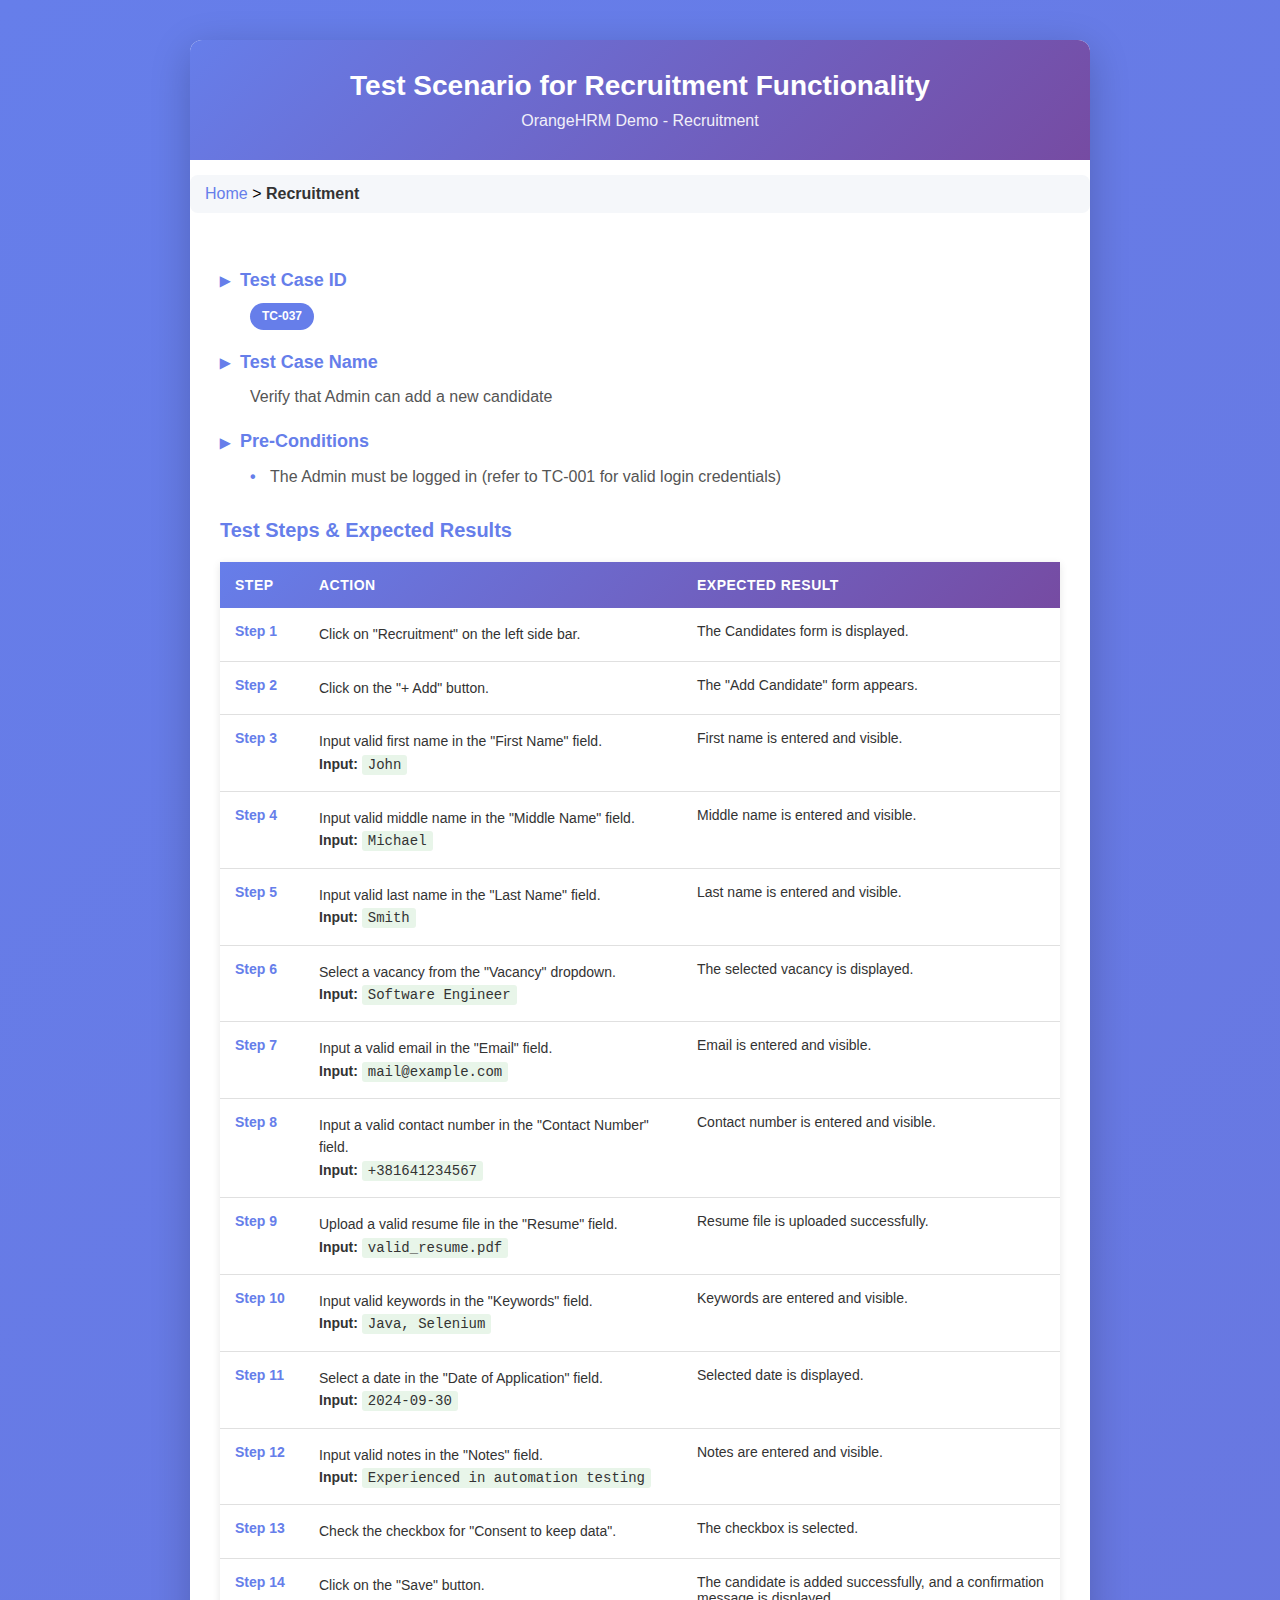
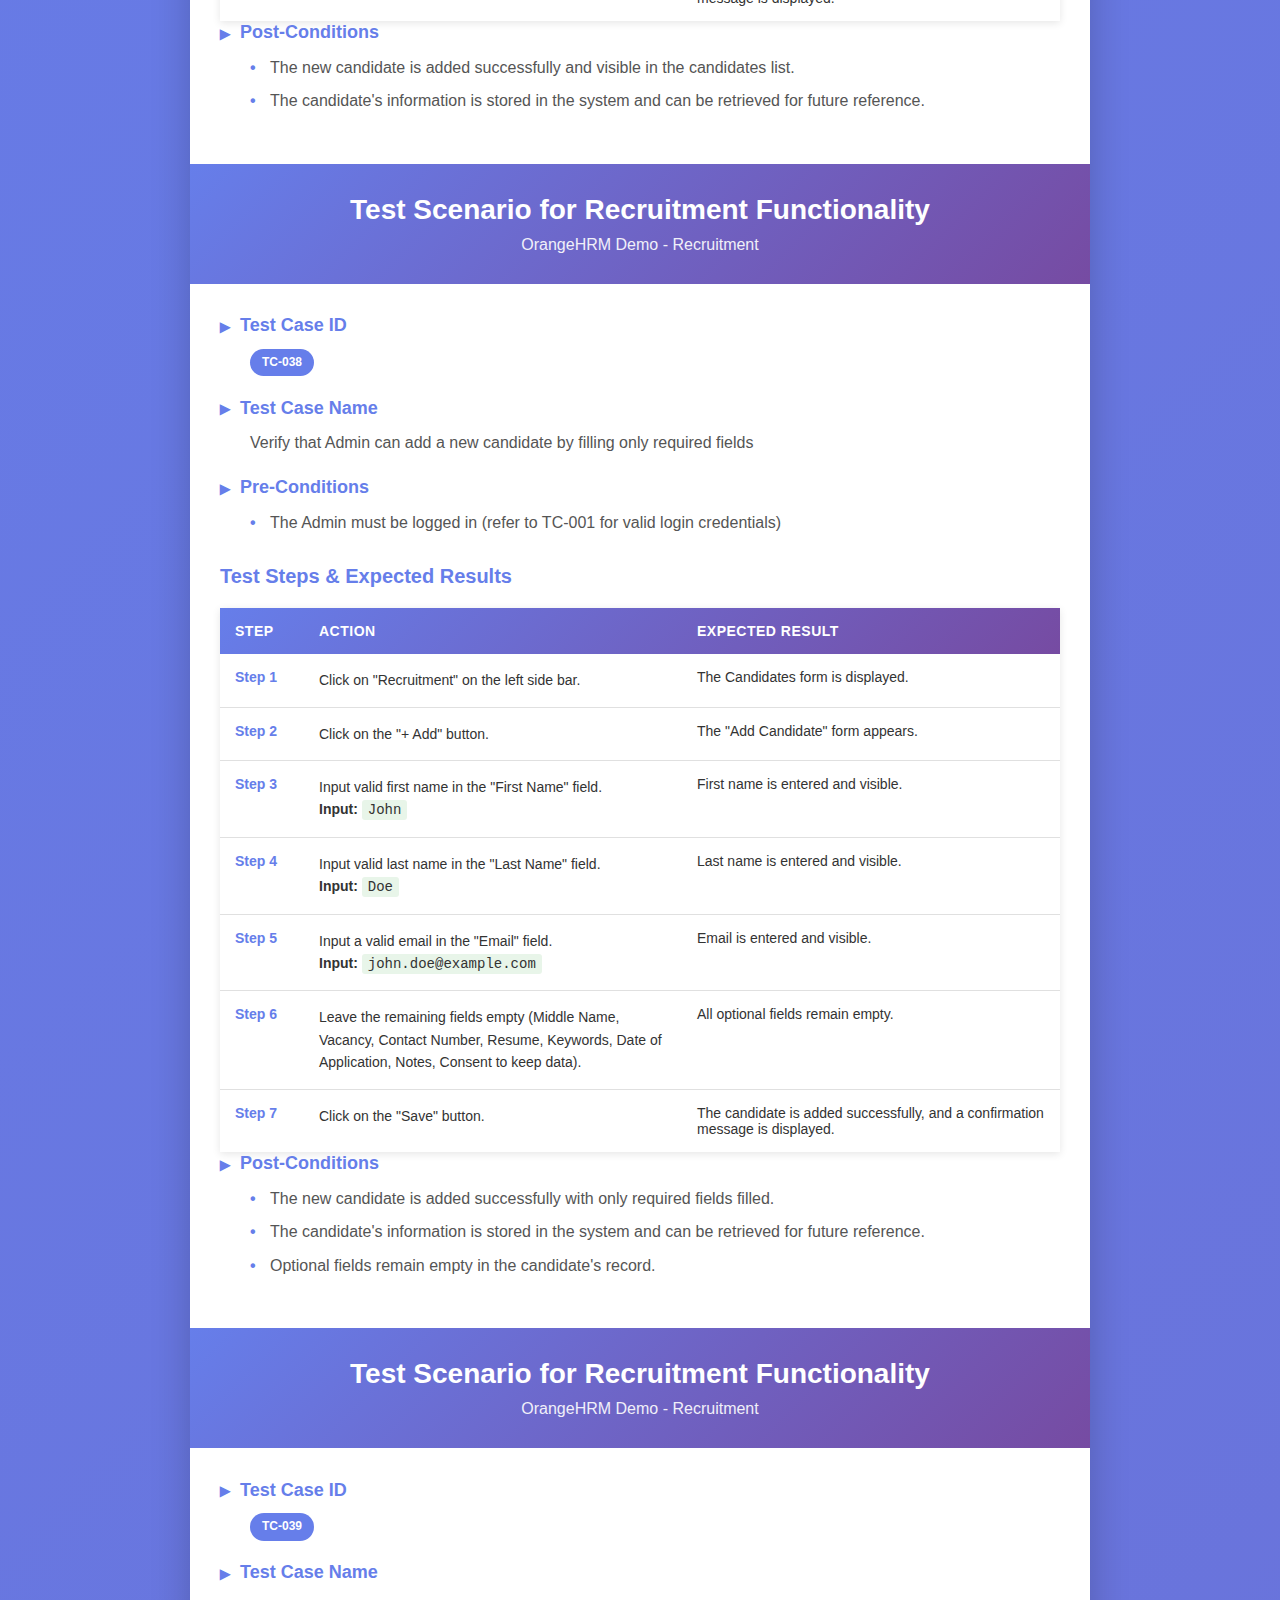
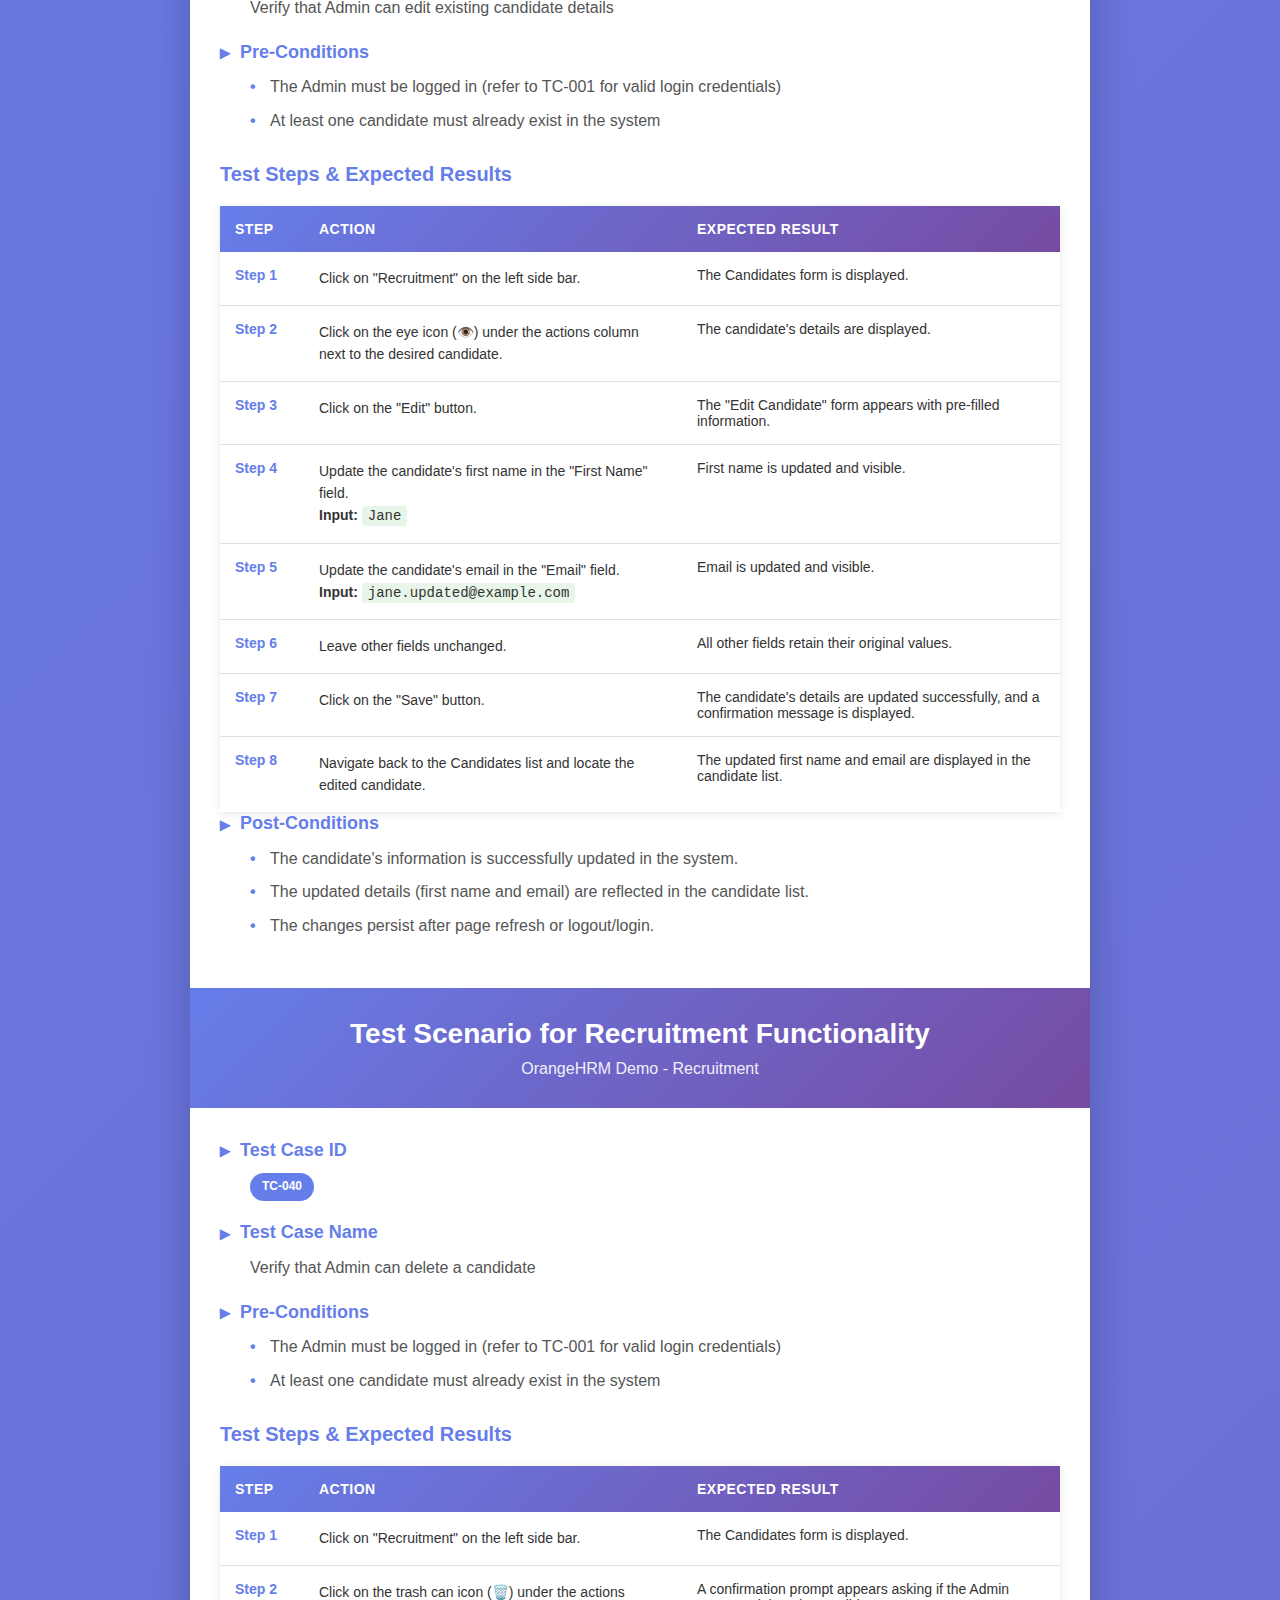
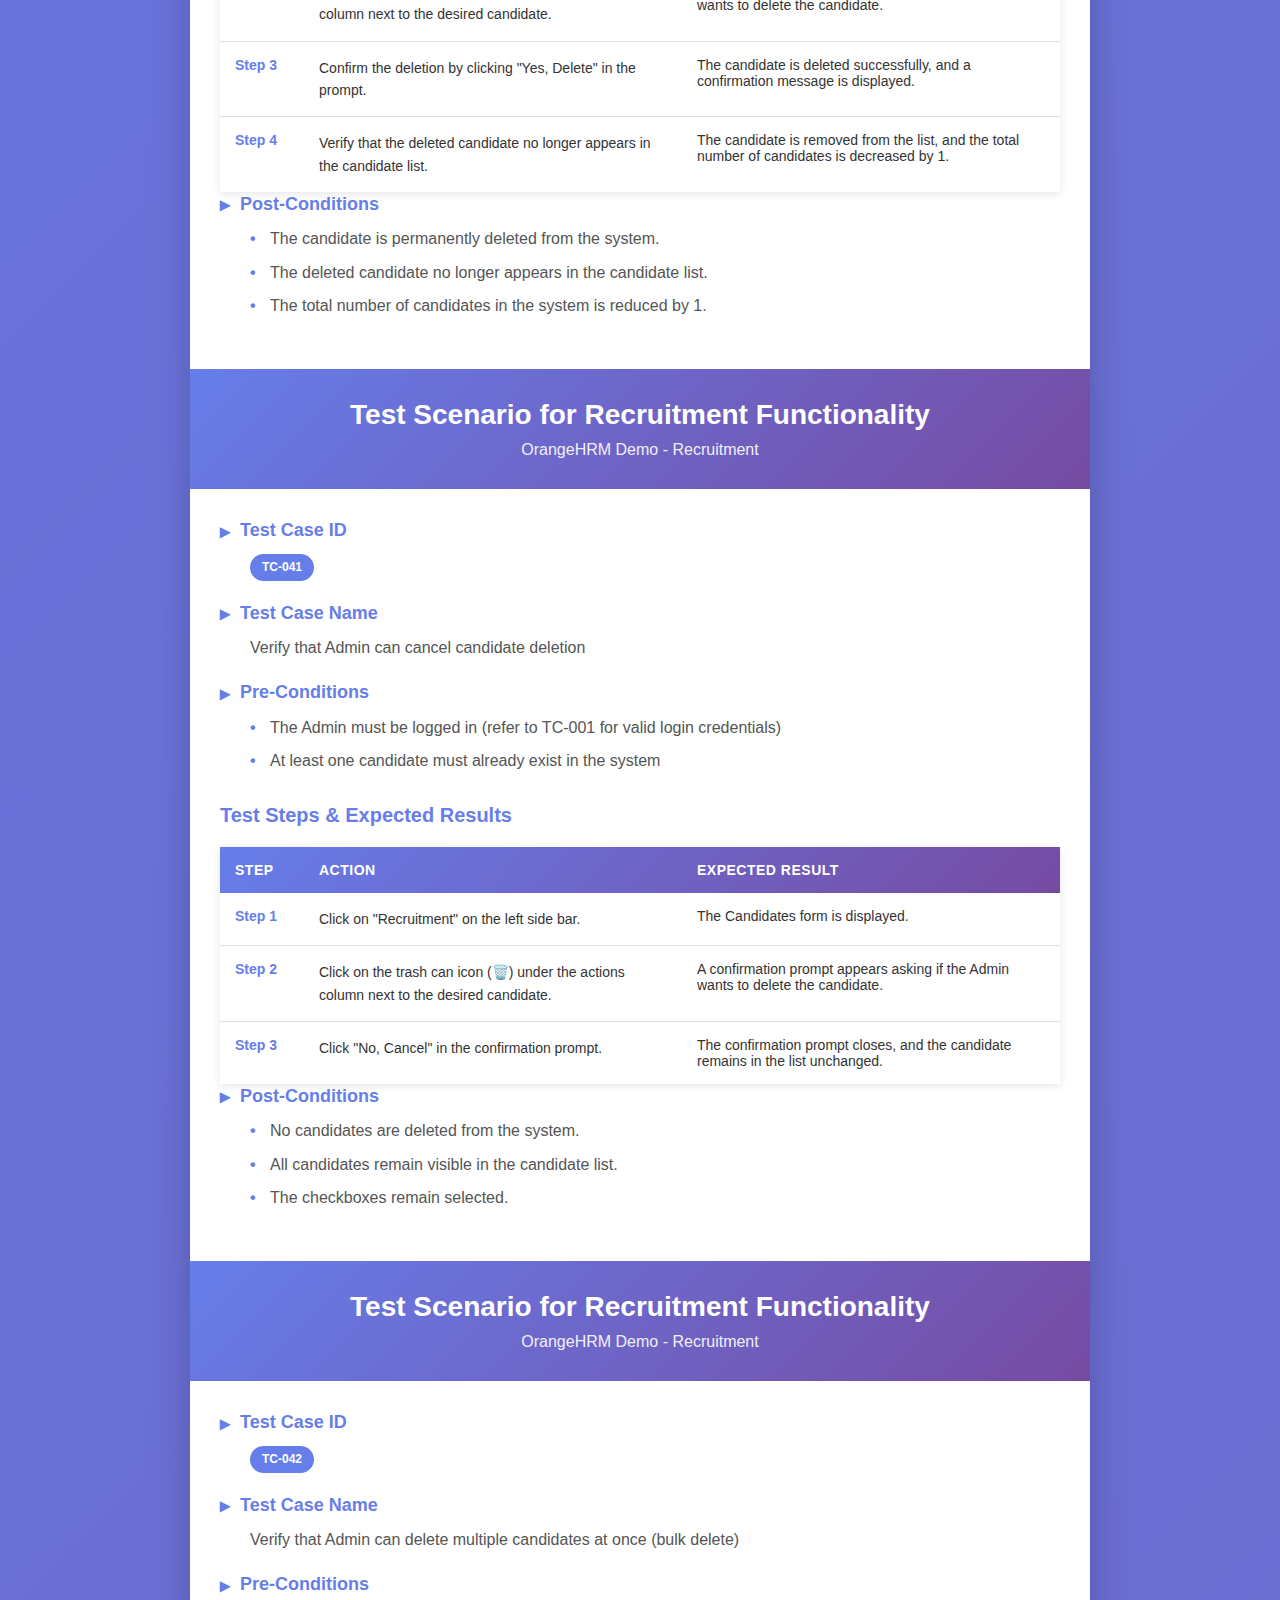
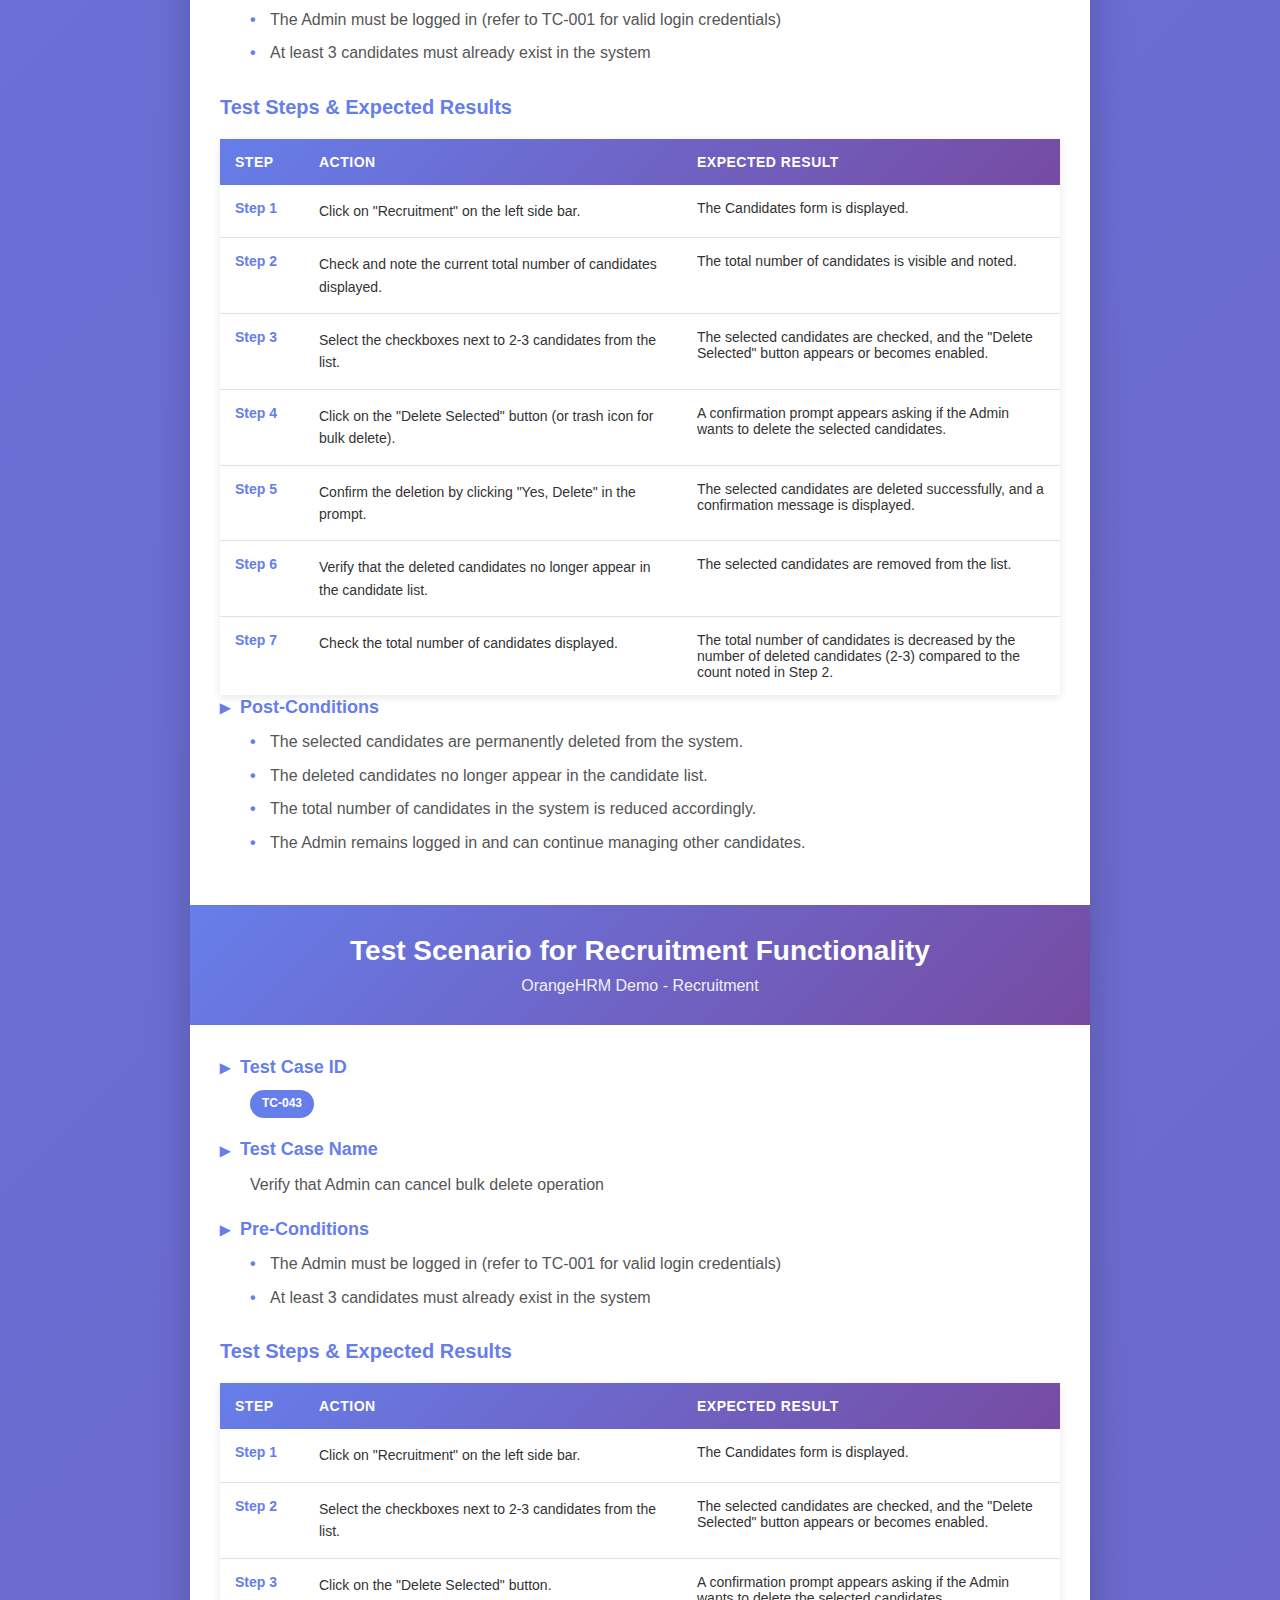
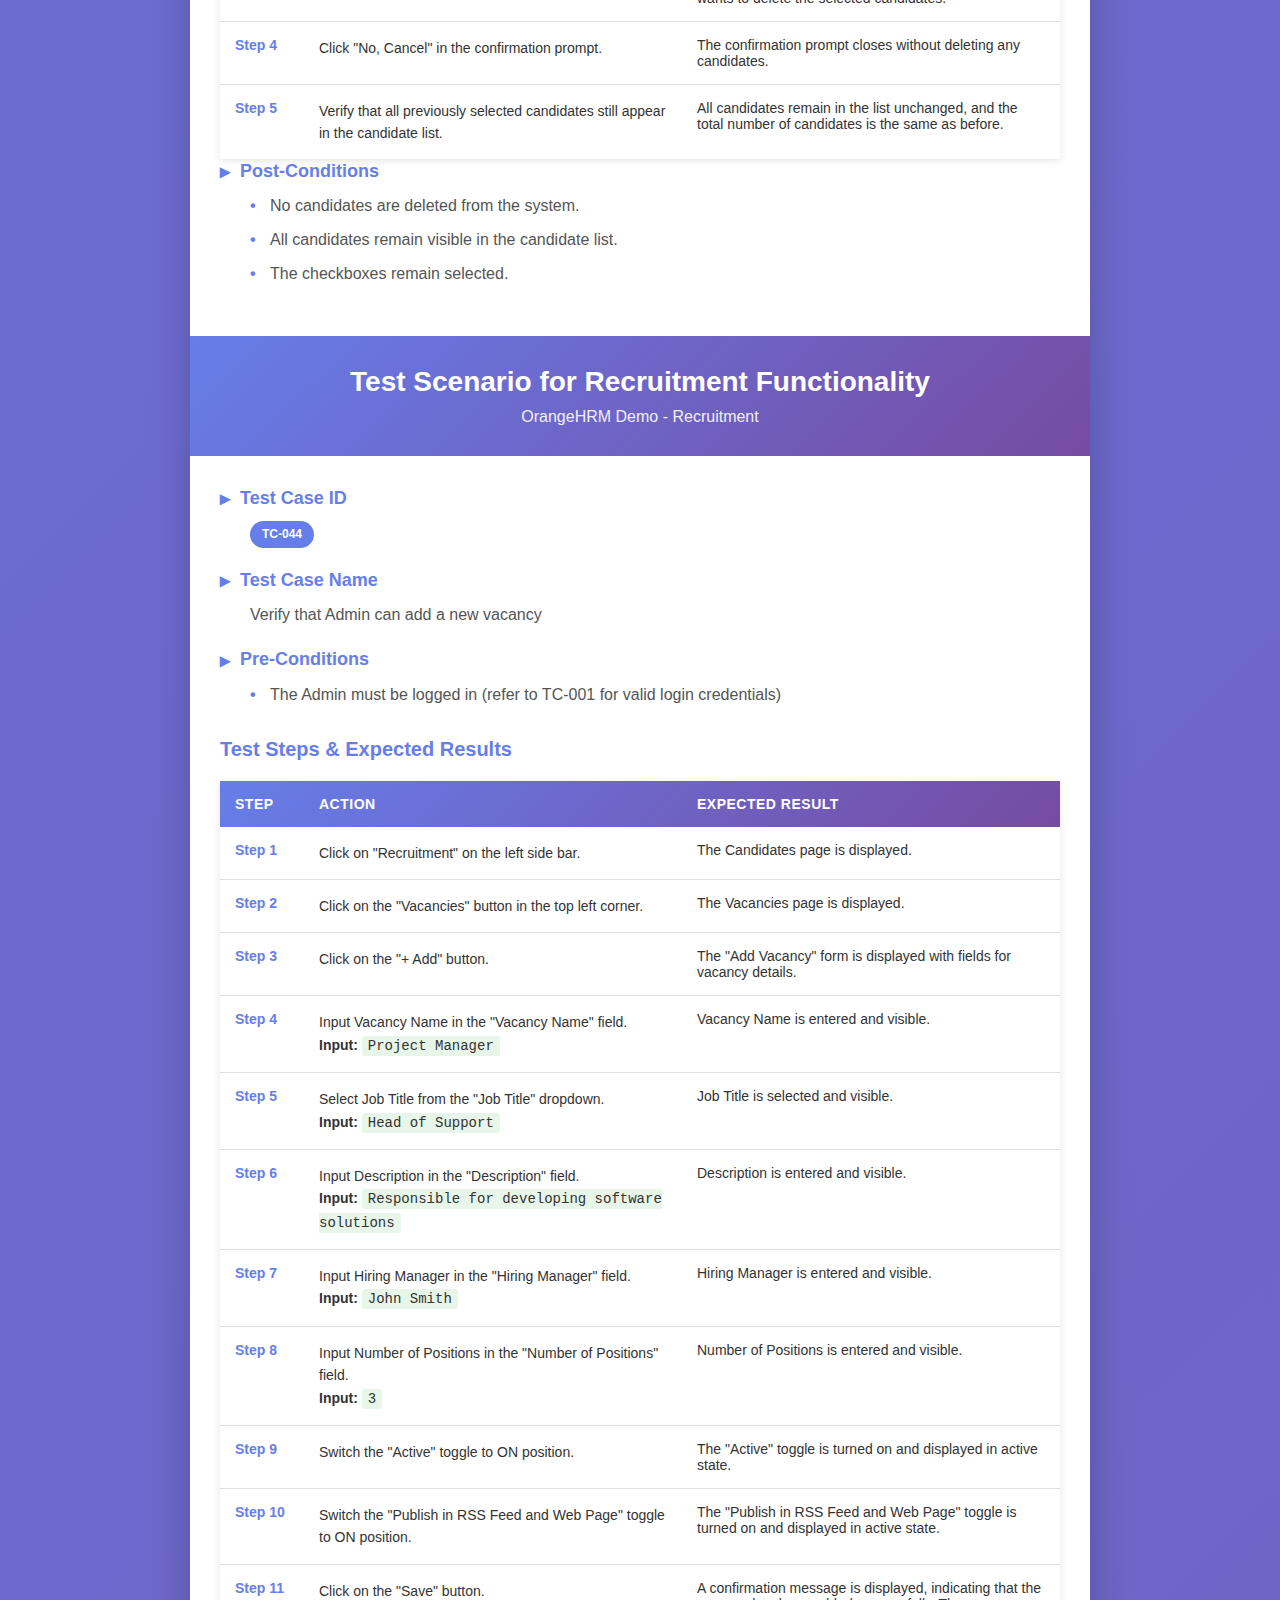
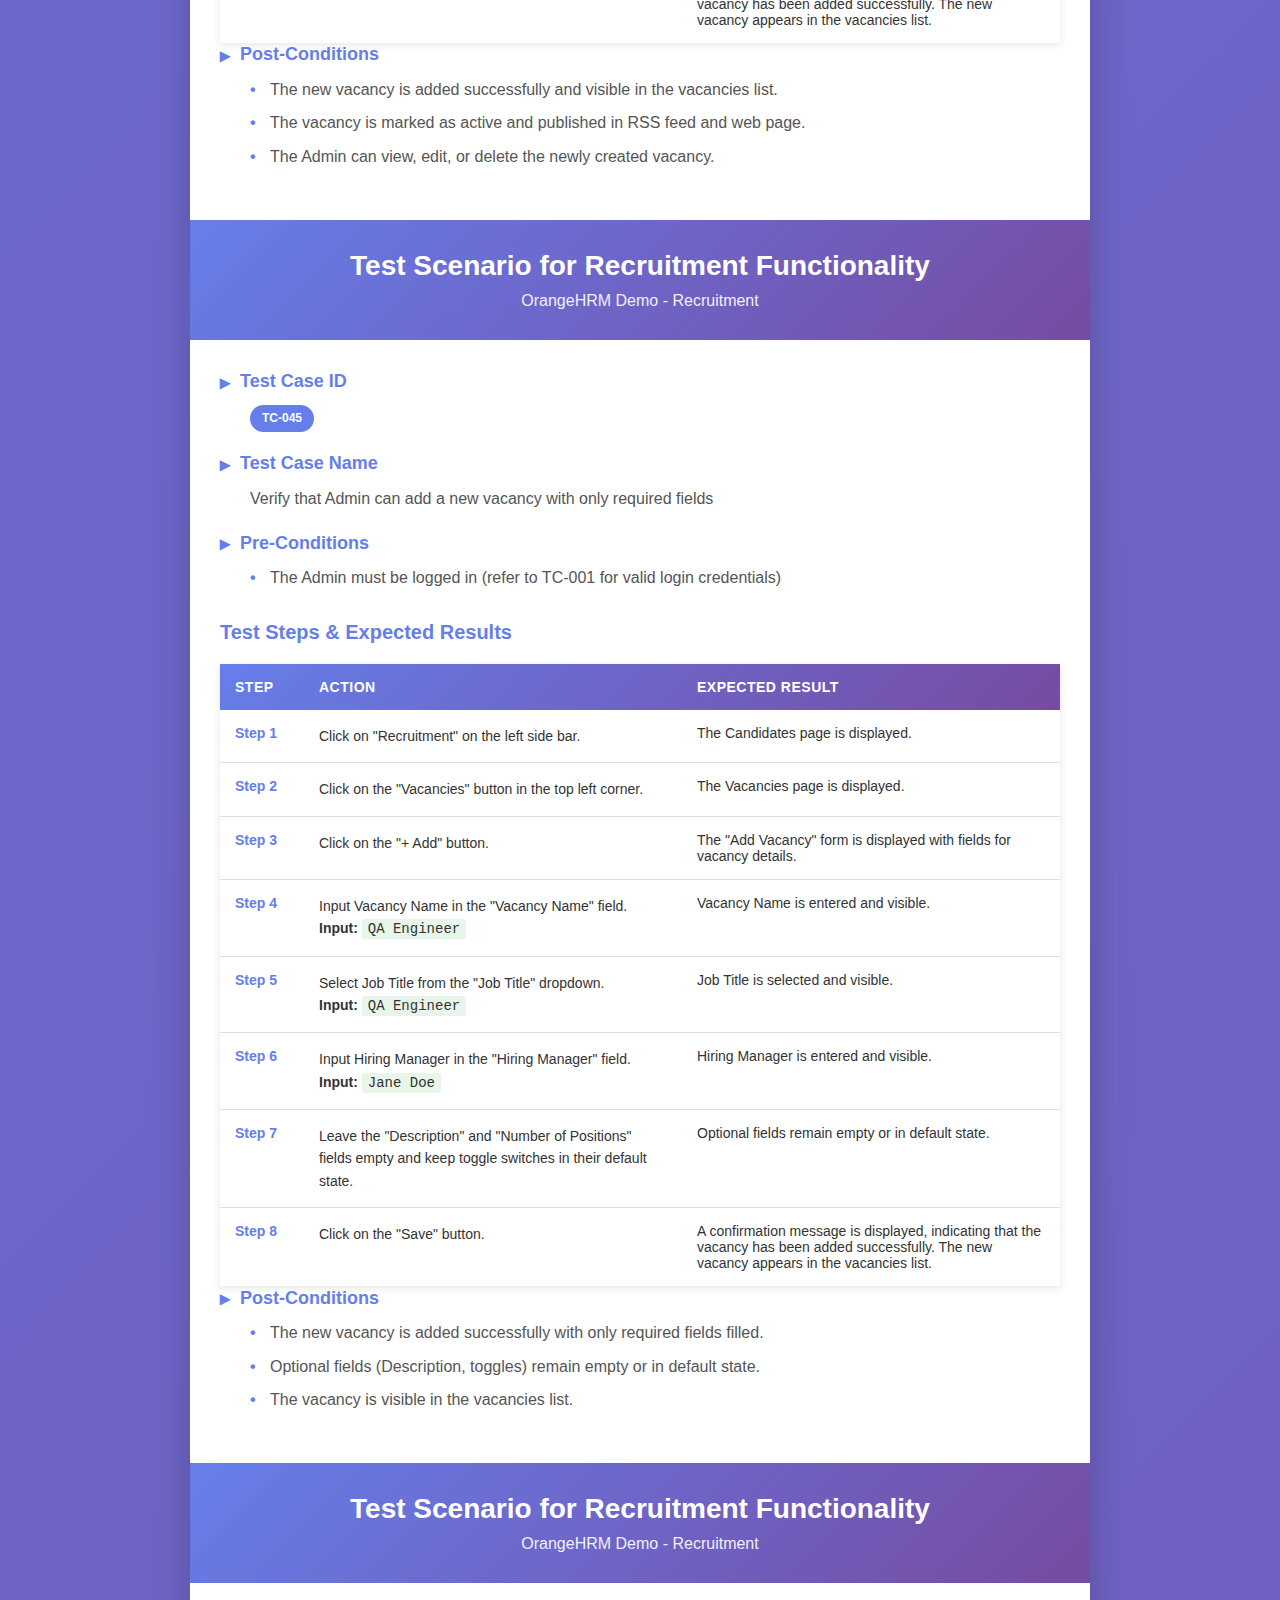
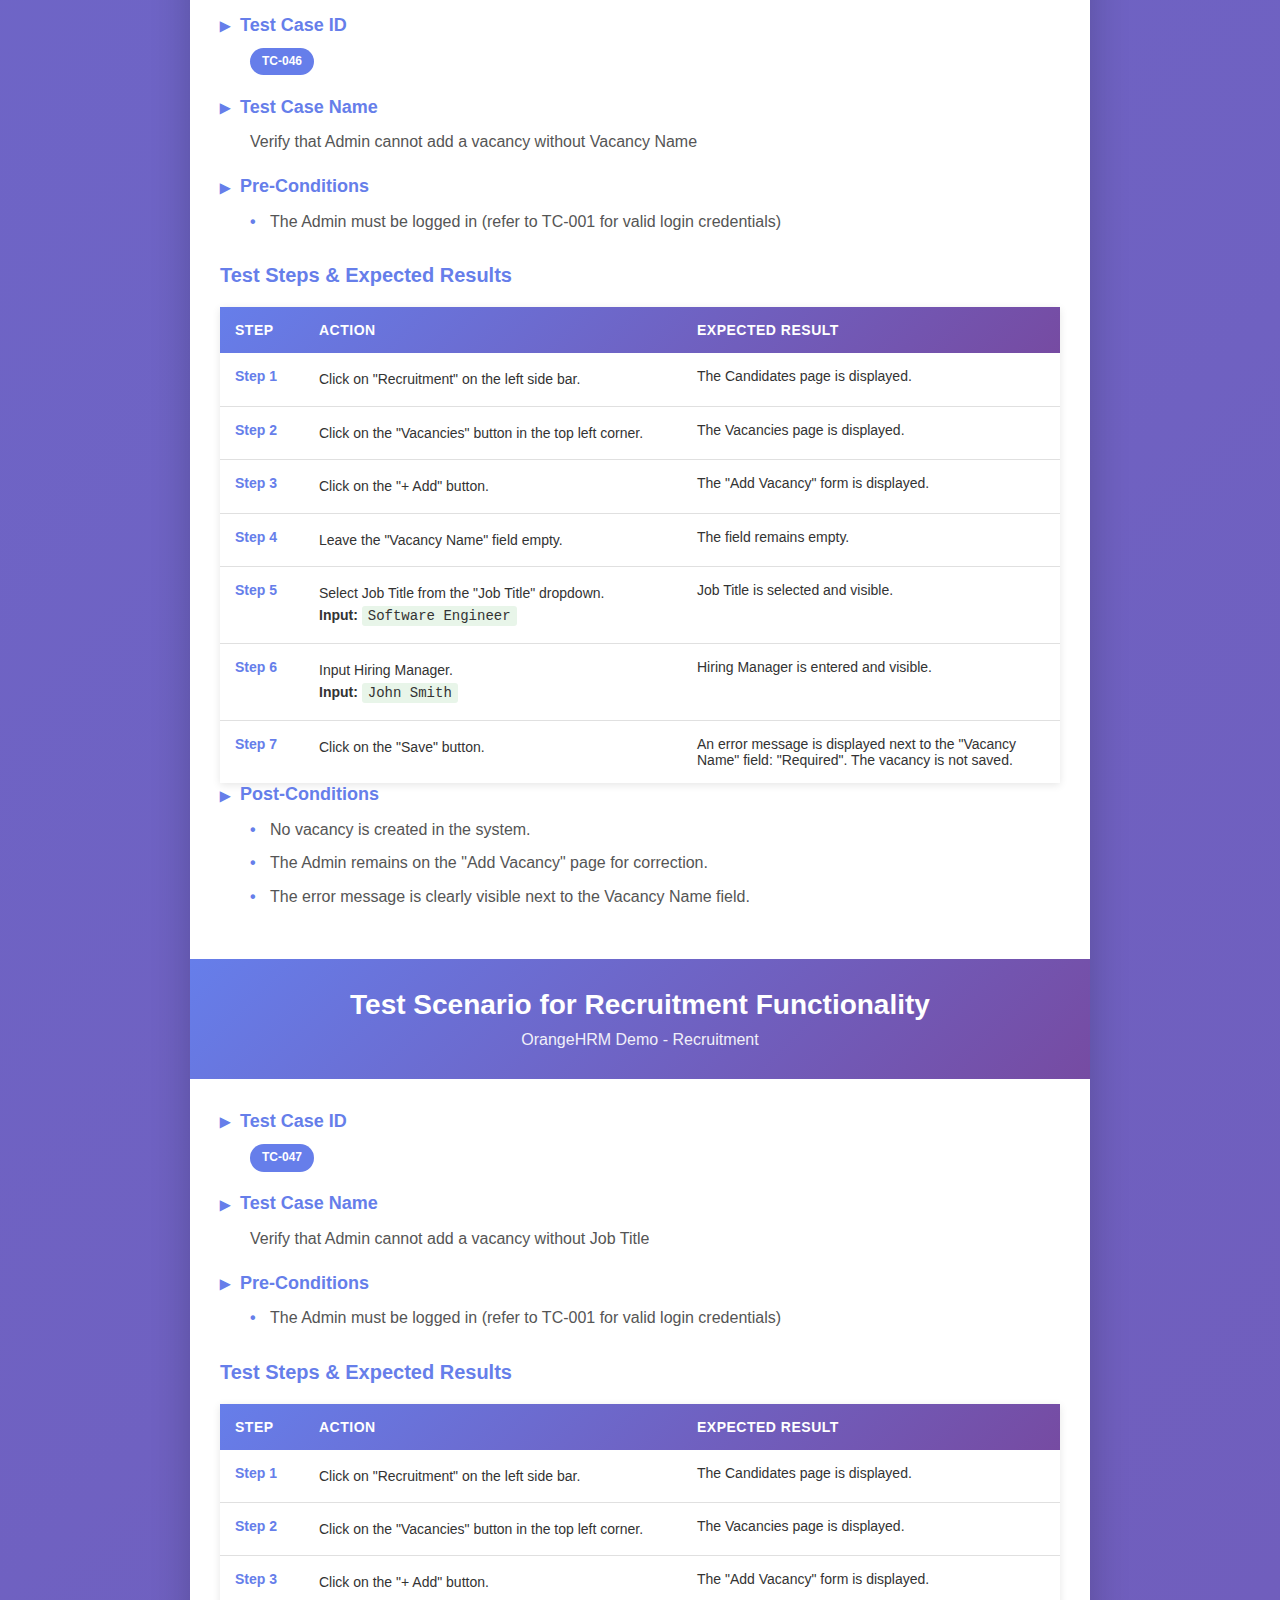
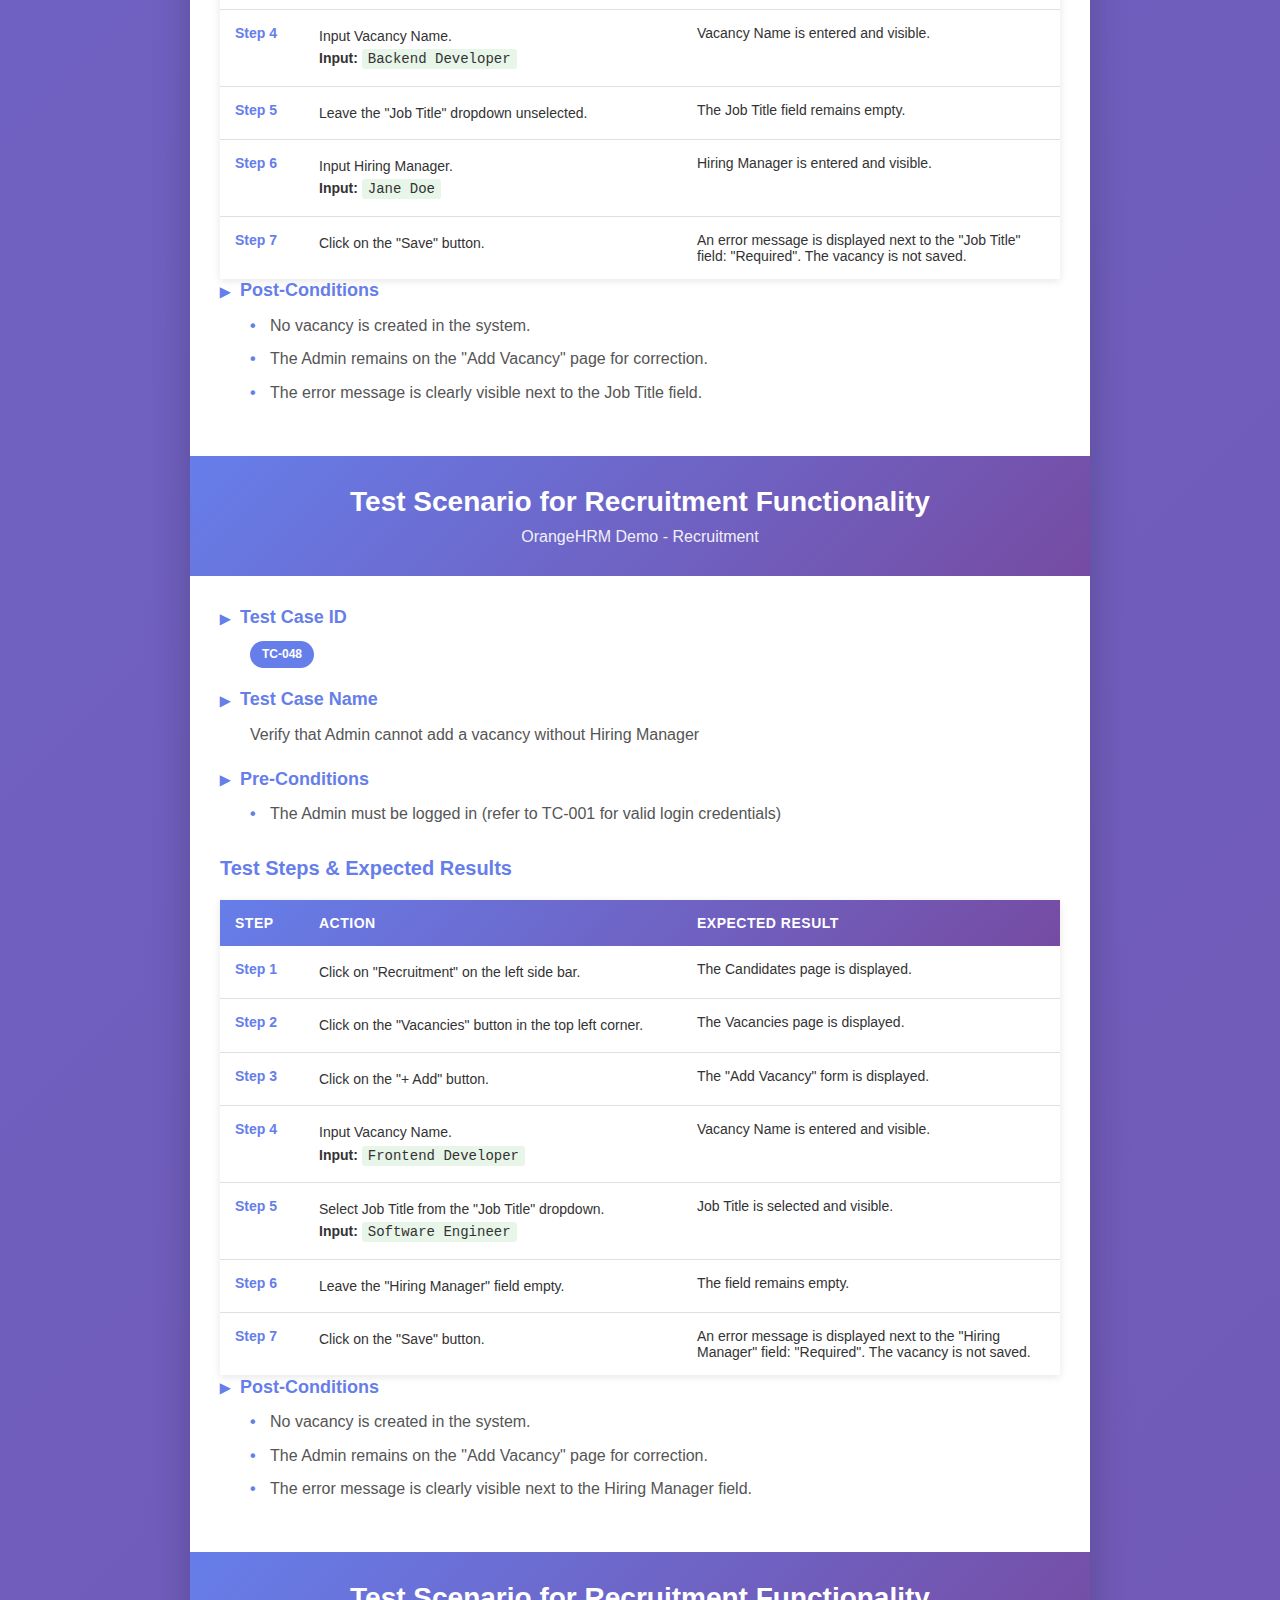
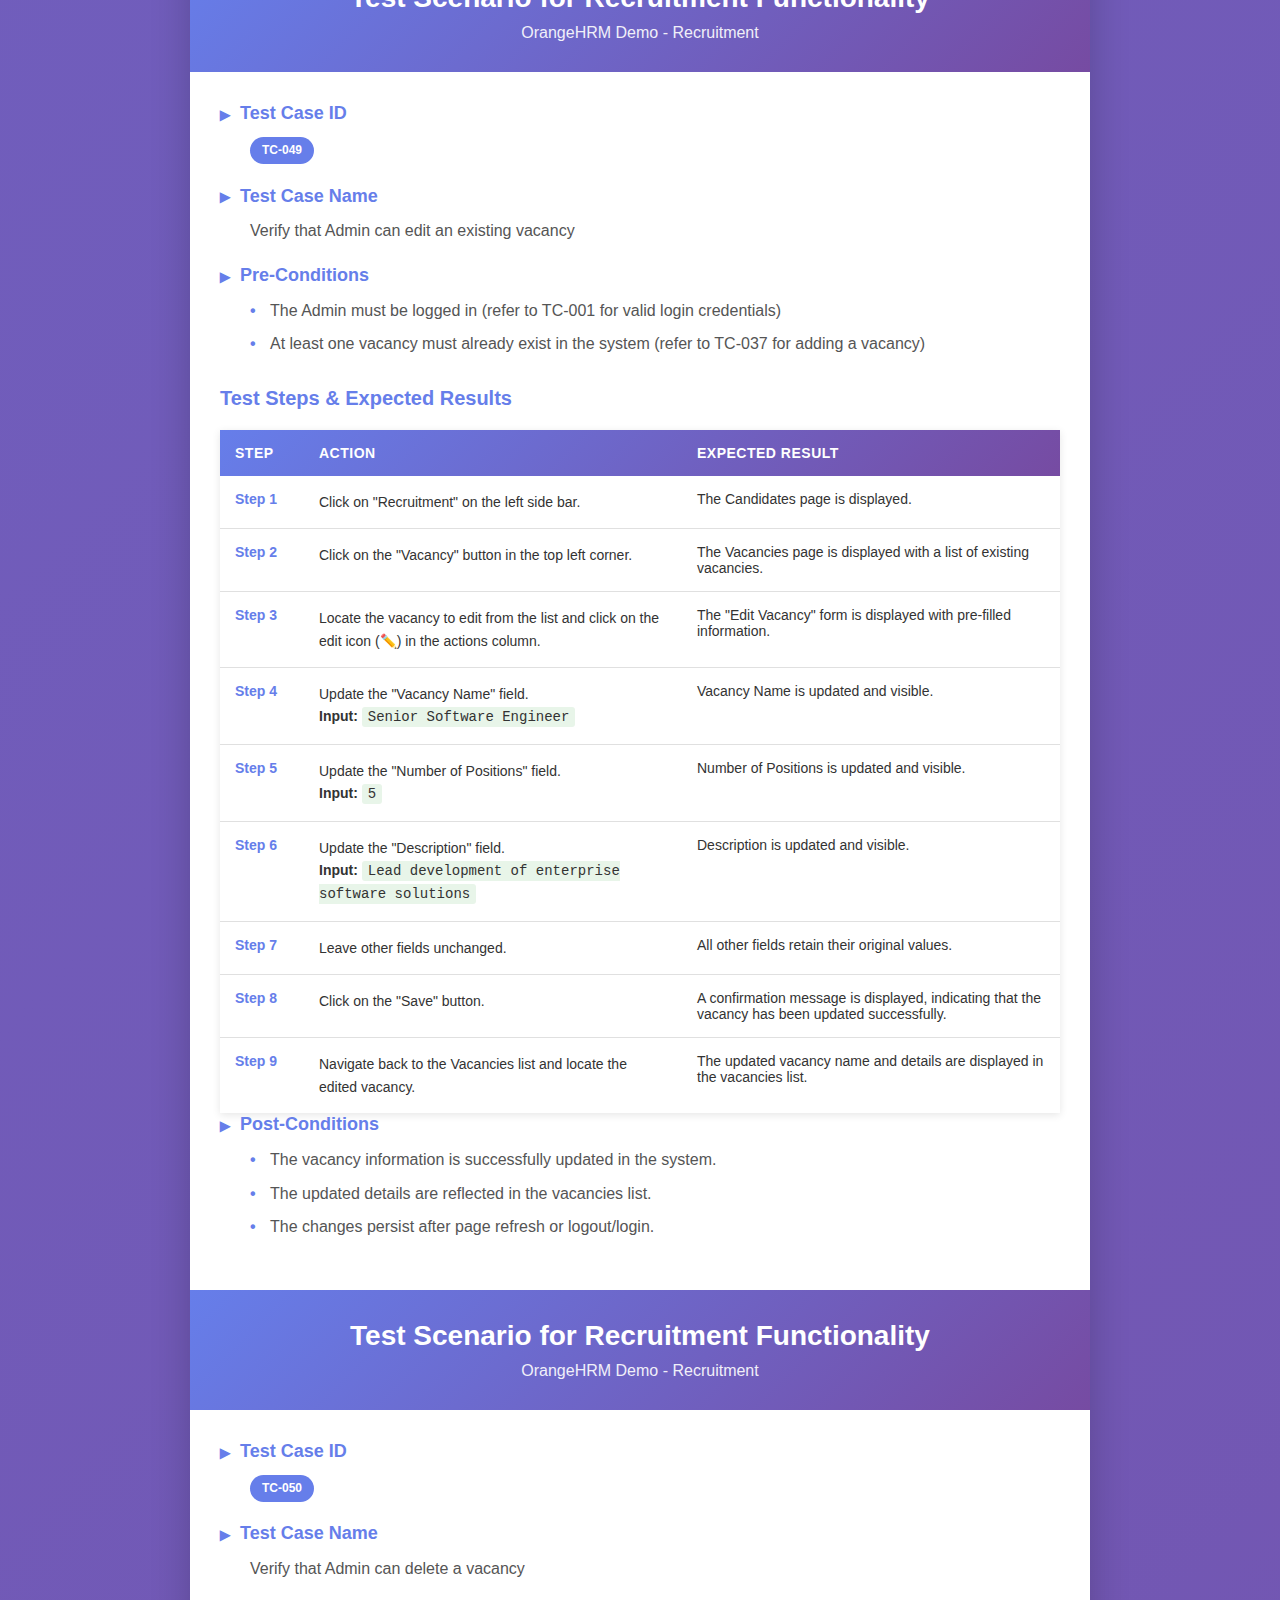
<file: html/recruitment-functionality.html>
<!DOCTYPE html>
<html lang="en">

<head>
    <meta charset="UTF-8">
    <meta name="viewport" content="width=device-width, initial-scale=1.0">
    <link rel="stylesheet" href="../css/TC_style.css">
    <title>Test Scenario for Recruitment Functionality</title>

</head>

<body>

    <div class="container">

        <div class="header">
            <h1>Test Scenario for Recruitment Functionality</h1>
            <p>OrangeHRM Demo - Recruitment</p>
        </div>

        
        <div id="breadcrumb-container"></div>

        <script>
            fetch('breadcrumb.html')
                .then(response => response.text())
                .then(data => {
                    document.getElementById('breadcrumb-container').innerHTML = data;

                    // Promeni naziv trenutne stranice
                    document.getElementById('breadcrumb-current').textContent = "Recruitment"; // Promeni za svaku stranicu
                });
        </script>

        <!-- TC037 -->
        <div class="content">
            <div class="info-section">
                <div class="info-item">
                    <h3>Test Case ID</h3>
                    <p><span class="badge">TC-037</span></p>
                </div>

                <div class="info-item">
                    <h3>Test Case Name</h3>
                    <p>Verify that Admin can add a new candidate</p>
                </div>

                <div class="info-item">
                    <h3>Pre-Conditions</h3>
                    <ul>
                        <li>The Admin must be logged in (refer to TC-001 for valid login credentials)</li>
                    </ul>
                </div>
            </div>

            <h3 style="color: #667eea; margin-bottom: 15px; font-size: 20px;">Test Steps & Expected Results</h3>

            <table>
                <thead>
                    <tr>
                        <th style="width: 10%;">Step</th>
                        <th style="width: 45%;">Action</th>
                        <th style="width: 45%;">Expected Result</th>
                    </tr>
                </thead>
                <tbody>
                    <tr>
                        <td class="step-number">Step 1</td>
                        <td class="step-description">
                            Click on "Recruitment" on the left side bar.
                        </td>
                        <td>The Candidates form is displayed.</td>
                    </tr>
                    <tr>
                        <td class="step-number">Step 2</td>
                        <td class="step-description">
                            Click on the "+ Add" button.
                        </td>
                        <td>The "Add Candidate" form appears.</td>
                    </tr>
                    <tr>
                        <td class="step-number">Step 3</td>
                        <td class="step-description">
                            Input valid first name in the "First Name" field.<br>
                            <strong>Input:</strong> <code
                                style="background: #e8f5e9; padding: 2px 6px; border-radius: 3px;">John</code>
                        </td>
                        <td>First name is entered and visible.</td>
                    </tr>
                    <tr>
                        <td class="step-number">Step 4</td>
                        <td class="step-description">
                            Input valid middle name in the "Middle Name" field.<br>
                            <strong>Input:</strong> <code
                                style="background: #e8f5e9; padding: 2px 6px; border-radius: 3px;">Michael</code>
                        </td>
                        <td>Middle name is entered and visible.</td>
                    </tr>
                    <tr>
                        <td class="step-number">Step 5</td>
                        <td class="step-description">
                            Input valid last name in the "Last Name" field.<br>
                            <strong>Input:</strong> <code
                                style="background: #e8f5e9; padding: 2px 6px; border-radius: 3px;">Smith</code>
                        </td>
                        <td>Last name is entered and visible.</td>
                    </tr>
                    <tr>
                        <td class="step-number">Step 6</td>
                        <td class="step-description">
                            Select a vacancy from the "Vacancy" dropdown.<br>
                            <strong>Input:</strong> <code
                                style="background: #e8f5e9; padding: 2px 6px; border-radius: 3px;">Software Engineer</code>
                        </td>
                        <td>The selected vacancy is displayed.</td>
                    </tr>
                    <tr>
                        <td class="step-number">Step 7</td>
                        <td class="step-description">
                            Input a valid email in the "Email" field.<br>
                            <strong>Input:</strong> <code
                                style="background: #e8f5e9; padding: 2px 6px; border-radius: 3px;">mail@example.com</code>
                        </td>
                        <td>Email is entered and visible.</td>
                    </tr>
                    <tr>
                        <td class="step-number">Step 8</td>
                        <td class="step-description">
                            Input a valid contact number in the "Contact Number" field.<br>
                            <strong>Input:</strong> <code
                                style="background: #e8f5e9; padding: 2px 6px; border-radius: 3px;">+381641234567</code>
                        </td>
                        <td>Contact number is entered and visible.</td>
                    </tr>
                    <tr>
                        <td class="step-number">Step 9</td>
                        <td class="step-description">
                            Upload a valid resume file in the "Resume" field.<br>
                            <strong>Input:</strong> <code
                                style="background: #e8f5e9; padding: 2px 6px; border-radius: 3px;">valid_resume.pdf</code>
                        </td>
                        <td>Resume file is uploaded successfully.</td>
                    </tr>
                    <tr>
                        <td class="step-number">Step 10</td>
                        <td class="step-description">
                            Input valid keywords in the "Keywords" field.<br>
                            <strong>Input:</strong> <code
                                style="background: #e8f5e9; padding: 2px 6px; border-radius: 3px;">Java, Selenium</code>
                        </td>
                        <td>Keywords are entered and visible.</td>
                    </tr>
                    <tr>
                        <td class="step-number">Step 11</td>
                        <td class="step-description">
                            Select a date in the "Date of Application" field.<br>
                            <strong>Input:</strong> <code
                                style="background: #e8f5e9; padding: 2px 6px; border-radius: 3px;">2024-09-30</code>
                        </td>
                        <td>Selected date is displayed.</td>
                    </tr>
                    <tr>
                        <td class="step-number">Step 12</td>
                        <td class="step-description">
                            Input valid notes in the "Notes" field.<br>
                            <strong>Input:</strong> <code
                                style="background: #e8f5e9; padding: 2px 6px; border-radius: 3px;">Experienced in automation testing</code>
                        </td>
                        <td>Notes are entered and visible.</td>
                    </tr>
                    <tr>
                        <td class="step-number">Step 13</td>
                        <td class="step-description">
                            Check the checkbox for "Consent to keep data".
                        </td>
                        <td>The checkbox is selected.</td>
                    </tr>
                    <tr>
                        <td class="step-number">Step 14</td>
                        <td class="step-description">
                            Click on the "Save" button.
                        </td>
                        <td>The candidate is added successfully, and a confirmation message is displayed.</td>
                    </tr>
                </tbody>
            </table>

            <div class="info-item">
                <h3>Post-Conditions</h3>
                <ul>
                    <li>The new candidate is added successfully and visible in the candidates list.</li>
                    <li>The candidate's information is stored in the system and can be retrieved for future reference.
                    </li>
                </ul>
            </div>



        </div>

        <!-- TC038 -->
        <div class="header">
            <h1>Test Scenario for Recruitment Functionality</h1>
            <p>OrangeHRM Demo - Recruitment</p>
        </div>

        <div class="content">
            <div class="info-section">
                <div class="info-item">
                    <h3>Test Case ID</h3>
                    <p><span class="badge">TC-038</span></p>
                </div>

                <div class="info-item">
                    <h3>Test Case Name</h3>
                    <p>Verify that Admin can add a new candidate by filling only required fields</p>
                </div>

                <div class="info-item">
                    <h3>Pre-Conditions</h3>
                    <ul>
                        <li>The Admin must be logged in (refer to TC-001 for valid login credentials)</li>
                    </ul>
                </div>
            </div>

            <h3 style="color: #667eea; margin-bottom: 15px; font-size: 20px;">Test Steps & Expected Results</h3>

            <table>
                <thead>
                    <tr>
                        <th style="width: 10%;">Step</th>
                        <th style="width: 45%;">Action</th>
                        <th style="width: 45%;">Expected Result</th>
                    </tr>
                </thead>
                <tbody>
                    <tr>
                        <td class="step-number">Step 1</td>
                        <td class="step-description">
                            Click on "Recruitment" on the left side bar.
                        </td>
                        <td>The Candidates form is displayed.</td>
                    </tr>
                    <tr>
                        <td class="step-number">Step 2</td>
                        <td class="step-description">
                            Click on the "+ Add" button.
                        </td>
                        <td>The "Add Candidate" form appears.</td>
                    </tr>
                    <tr>
                        <td class="step-number">Step 3</td>
                        <td class="step-description">
                            Input valid first name in the "First Name" field.<br>
                            <strong>Input:</strong> <code
                                style="background: #e8f5e9; padding: 2px 6px; border-radius: 3px;">
                            John</code>
                        </td>
                        <td>First name is entered and visible.</td>
                    </tr>
                    <tr>
                        <td class="step-number">Step 4</td>
                        <td class="step-description">
                            Input valid last name in the "Last Name" field.
                            <br>
                            <strong>Input:</strong> <code
                                style="background: #e8f5e9; padding: 2px 6px; border-radius: 3px;">
                            Doe</code>
                        </td>
                        <td>Last name is entered and visible.</td>
                    </tr>
                    <tr>
                        <td class="step-number">Step 5</td>
                        <td class="step-description">
                            Input a valid email in the "Email" field.
                            <br>
                            <strong>Input:</strong> <code
                                style="background: #e8f5e9; padding: 2px 6px; border-radius: 3px;">
                            john.doe@example.com</code>
                        </td>
                        <td>Email is entered and visible.</td>
                    </tr>
                    <tr>
                        <td class="step-number">Step 6</td>
                        <td class="step-description">
                            Leave the remaining fields empty (Middle Name, Vacancy, Contact Number, Resume, Keywords,
                            Date of Application, Notes, Consent to keep data).
                        </td>
                        <td>All optional fields remain empty.</td>
                    </tr>
                    <tr>
                        <td class="step-number">Step 7</td>
                        <td class="step-description">
                            Click on the "Save" button.
                        </td>
                        <td>The candidate is added successfully, and a confirmation message is displayed.</td>
                    </tr>
                </tbody>
            </table>

            <div class="info-item">
                <h3>Post-Conditions</h3>
                <ul>
                    <li>The new candidate is added successfully with only required fields filled.</li>
                    <li>The candidate's information is stored in the system and can be retrieved for future reference.
                    </li>
                    <li>Optional fields remain empty in the candidate's record.</li>
                </ul>
            </div>




        </div>

        <!-- TC039 -->
        <div class="header">
            <h1>Test Scenario for Recruitment Functionality</h1>
            <p>OrangeHRM Demo - Recruitment</p>
        </div>
        <div class="content">
            <div class="info-section">
                <div class="info-item">
                    <h3>Test Case ID</h3>
                    <p><span class="badge">TC-039</span></p>
                </div>

                <div class="info-item">
                    <h3>Test Case Name</h3>
                    <p>Verify that Admin can edit existing candidate details</p>
                </div>

                <div class="info-item">
                    <h3>Pre-Conditions</h3>
                    <ul>
                        <li>The Admin must be logged in (refer to TC-001 for valid login credentials)</li>
                        <li>At least one candidate must already exist in the system</li>
                    </ul>
                </div>
            </div>

            <h3 style="color: #667eea; margin-bottom: 15px; font-size: 20px;">Test Steps & Expected Results</h3>

            <table>
                <thead>
                    <tr>
                        <th style="width: 10%;">Step</th>
                        <th style="width: 45%;">Action</th>
                        <th style="width: 45%;">Expected Result</th>
                    </tr>
                </thead>
                <tbody>
                    <tr>
                        <td class="step-number">Step 1</td>
                        <td class="step-description">
                            Click on "Recruitment" on the left side bar.
                        </td>
                        <td>The Candidates form is displayed.</td>
                    </tr>
                    <tr>
                        <td class="step-number">Step 2</td>
                        <td class="step-description">
                            Click on the eye icon (👁️) under the actions column next to the desired candidate.
                        </td>
                        <td>The candidate's details are displayed.</td>
                    </tr>
                    <tr>
                        <td class="step-number">Step 3</td>
                        <td class="step-description">
                            Click on the "Edit" button.
                        </td>
                        <td>The "Edit Candidate" form appears with pre-filled information.</td>
                    </tr>
                    <tr>
                        <td class="step-number">Step 4</td>
                        <td class="step-description">
                            Update the candidate's first name in the "First Name" field.<br>
                            <strong>Input:</strong> <code
                                style="background: #e8f5e9; padding: 2px 6px; border-radius: 3px;">Jane</code>
                        </td>
                        <td>First name is updated and visible.</td>
                    </tr>
                    <tr>
                        <td class="step-number">Step 5</td>
                        <td class="step-description">
                            Update the candidate's email in the "Email" field.<br>
                            <strong>Input:</strong> <code
                                style="background: #e8f5e9; padding: 2px 6px; border-radius: 3px;">jane.updated@example.com</code>
                        </td>
                        <td>Email is updated and visible.</td>
                    </tr>
                    <tr>
                        <td class="step-number">Step 6</td>
                        <td class="step-description">
                            Leave other fields unchanged.
                        </td>
                        <td>All other fields retain their original values.</td>
                    </tr>
                    <tr>
                        <td class="step-number">Step 7</td>
                        <td class="step-description">
                            Click on the "Save" button.
                        </td>
                        <td>The candidate's details are updated successfully, and a confirmation message is displayed.
                        </td>
                    </tr>
                    <tr>
                        <td class="step-number">Step 8</td>
                        <td class="step-description">
                            Navigate back to the Candidates list and locate the edited candidate.
                        </td>
                        <td>The updated first name and email are displayed in the candidate list.</td>
                    </tr>
                </tbody>
            </table>

            <div class="info-item">
                <h3>Post-Conditions</h3>
                <ul>
                    <li>The candidate's information is successfully updated in the system.</li>
                    <li>The updated details (first name and email) are reflected in the candidate list.</li>
                    <li>The changes persist after page refresh or logout/login.</li>
                </ul>
            </div>
        </div>

        <!-- TC040 -->
        <div class="header">
            <h1>Test Scenario for Recruitment Functionality</h1>
            <p>OrangeHRM Demo - Recruitment</p>
        </div>

        <div class="content">
            <div class="info-section">
                <div class="info-item">
                    <h3>Test Case ID</h3>
                    <p><span class="badge">TC-040</span></p>
                </div>

                <div class="info-item">
                    <h3>Test Case Name</h3>
                    <p>Verify that Admin can delete a candidate</p>
                </div>

                <div class="info-item">
                    <h3>Pre-Conditions</h3>
                    <ul>
                        <li>The Admin must be logged in (refer to TC-001 for valid login credentials)</li>
                        <li>At least one candidate must already exist in the system</li>
                    </ul>
                </div>
            </div>

            <h3 style="color: #667eea; margin-bottom: 15px; font-size: 20px;">Test Steps & Expected Results</h3>

            <table>
                <thead>
                    <tr>
                        <th style="width: 10%;">Step</th>
                        <th style="width: 45%;">Action</th>
                        <th style="width: 45%;">Expected Result</th>
                    </tr>
                </thead>
                <tbody>
                    <tr>
                        <td class="step-number">Step 1</td>
                        <td class="step-description">
                            Click on "Recruitment" on the left side bar.
                        </td>
                        <td>The Candidates form is displayed.</td>
                    </tr>
                    <tr>
                        <td class="step-number">Step 2</td>
                        <td class="step-description">
                            Click on the trash can icon (🗑️) under the actions column next to the desired candidate.
                        </td>
                        <td>A confirmation prompt appears asking if the Admin wants to delete the candidate.</td>
                    </tr>
                    <tr>
                        <td class="step-number">Step 3</td>
                        <td class="step-description">
                            Confirm the deletion by clicking "Yes, Delete" in the prompt.
                        </td>
                        <td>The candidate is deleted successfully, and a confirmation message is displayed.</td>
                    </tr>
                    <tr>
                        <td class="step-number">Step 4</td>
                        <td class="step-description">
                            Verify that the deleted candidate no longer appears in the candidate list.
                        </td>
                        <td>The candidate is removed from the list, and the total number of candidates is decreased by
                            1.</td>
                    </tr>
                </tbody>
            </table>

            <div class="info-item">
                <h3>Post-Conditions</h3>
                <ul>
                    <li>The candidate is permanently deleted from the system.</li>
                    <li>The deleted candidate no longer appears in the candidate list.</li>
                    <li>The total number of candidates in the system is reduced by 1.</li>
                </ul>
            </div>
        </div>

        <!-- TC041 -->
        <div class="header">
            <h1>Test Scenario for Recruitment Functionality</h1>
            <p>OrangeHRM Demo - Recruitment</p>
        </div>

        <div class="content">
            <div class="info-section">
                <div class="info-item">
                    <h3>Test Case ID</h3>
                    <p><span class="badge">TC-041</span></p>
                </div>

                <div class="info-item">
                    <h3>Test Case Name</h3>
                    <p>Verify that Admin can cancel candidate deletion</p>
                </div>

                <div class="info-item">
                    <h3>Pre-Conditions</h3>
                    <ul>
                        <li>The Admin must be logged in (refer to TC-001 for valid login credentials)</li>
                        <li>At least one candidate must already exist in the system</li>
                    </ul>
                </div>
            </div>

            <h3 style="color: #667eea; margin-bottom: 15px; font-size: 20px;">Test Steps & Expected Results</h3>

            <table>
                <thead>
                    <tr>
                        <th style="width: 10%;">Step</th>
                        <th style="width: 45%;">Action</th>
                        <th style="width: 45%;">Expected Result</th>
                    </tr>
                </thead>
                <tbody>
                    <tr>
                        <td class="step-number">Step 1</td>
                        <td class="step-description">
                            Click on "Recruitment" on the left side bar.
                        </td>
                        <td>The Candidates form is displayed.</td>
                    </tr>
                    <tr>
                        <td class="step-number">Step 2</td>
                        <td class="step-description">
                            Click on the trash can icon (🗑️) under the actions column next to the desired candidate.
                        </td>
                        <td>A confirmation prompt appears asking if the Admin wants to delete the candidate.</td>
                    </tr>
                    <tr>
                        <td class="step-number">Step 3</td>
                        <td class="step-description">
                            Click "No, Cancel" in the confirmation prompt.
                        </td>
                        <td>The confirmation prompt closes, and the candidate remains in the list unchanged.</td>
                    </tr>
                </tbody>
            </table>

            <div class="info-item">
                <h3>Post-Conditions</h3>
                <ul>
                    <li>No candidates are deleted from the system.</li>
                    <li>All candidates remain visible in the candidate list.</li>
                    <li>The checkboxes remain selected.</li>
                </ul>
            </div>
        </div>


        <!-- TC042 -->
        <div class="header">
            <h1>Test Scenario for Recruitment Functionality</h1>
            <p>OrangeHRM Demo - Recruitment</p>
        </div>
        <div class="content">
            <div class="info-section">
                <div class="info-item">
                    <h3>Test Case ID</h3>
                    <p><span class="badge">TC-042</span></p>
                </div>

                <div class="info-item">
                    <h3>Test Case Name</h3>
                    <p>Verify that Admin can delete multiple candidates at once (bulk delete)</p>
                </div>

                <div class="info-item">
                    <h3>Pre-Conditions</h3>
                    <ul>
                        <li>The Admin must be logged in (refer to TC-001 for valid login credentials)</li>
                        <li>At least 3 candidates must already exist in the system</li>
                    </ul>
                </div>
            </div>

            <h3 style="color: #667eea; margin-bottom: 15px; font-size: 20px;">Test Steps & Expected Results</h3>

            <table>
                <thead>
                    <tr>
                        <th style="width: 10%;">Step</th>
                        <th style="width: 45%;">Action</th>
                        <th style="width: 45%;">Expected Result</th>
                    </tr>
                </thead>
                <tbody>
                    <tr>
                        <td class="step-number">Step 1</td>
                        <td class="step-description">
                            Click on "Recruitment" on the left side bar.
                        </td>
                        <td>The Candidates form is displayed.</td>
                    </tr>
                    <tr>
                        <td class="step-number">Step 2</td>
                        <td class="step-description">
                            Check and note the current total number of candidates displayed.
                        </td>
                        <td>The total number of candidates is visible and noted.</td>
                    </tr>
                    <tr>
                        <td class="step-number">Step 3</td>
                        <td class="step-description">
                            Select the checkboxes next to 2-3 candidates from the list.
                        </td>
                        <td>The selected candidates are checked, and the "Delete Selected" button appears or becomes
                            enabled.</td>
                    </tr>
                    <tr>
                        <td class="step-number">Step 4</td>
                        <td class="step-description">
                            Click on the "Delete Selected" button (or trash icon for bulk delete).
                        </td>
                        <td>A confirmation prompt appears asking if the Admin wants to delete the selected candidates.
                        </td>
                    </tr>
                    <tr>
                        <td class="step-number">Step 5</td>
                        <td class="step-description">
                            Confirm the deletion by clicking "Yes, Delete" in the prompt.
                        </td>
                        <td>The selected candidates are deleted successfully, and a confirmation message is displayed.
                        </td>
                    </tr>
                    <tr>
                        <td class="step-number">Step 6</td>
                        <td class="step-description">
                            Verify that the deleted candidates no longer appear in the candidate list.
                        </td>
                        <td>The selected candidates are removed from the list.</td>
                    </tr>
                    <tr>
                        <td class="step-number">Step 7</td>
                        <td class="step-description">
                            Check the total number of candidates displayed.
                        </td>
                        <td>The total number of candidates is decreased by the number of deleted candidates (2-3)
                            compared to the count noted in Step 2.</td>
                    </tr>
                </tbody>
            </table>

            <div class="info-item">
                <h3>Post-Conditions</h3>
                <ul>
                    <li>The selected candidates are permanently deleted from the system.</li>
                    <li>The deleted candidates no longer appear in the candidate list.</li>
                    <li>The total number of candidates in the system is reduced accordingly.</li>
                    <li>The Admin remains logged in and can continue managing other candidates.</li>
                </ul>
            </div>
        </div>

        <!-- TC043 -->
        <div class="header">
            <h1>Test Scenario for Recruitment Functionality</h1>
            <p>OrangeHRM Demo - Recruitment</p>
        </div>
        <div class="content">
            <div class="info-section">
                <div class="info-item">
                    <h3>Test Case ID</h3>
                    <p><span class="badge">TC-043</span></p>
                </div>

                <div class="info-item">
                    <h3>Test Case Name</h3>
                    <p>Verify that Admin can cancel bulk delete operation</p>
                </div>

                <div class="info-item">
                    <h3>Pre-Conditions</h3>
                    <ul>
                        <li>The Admin must be logged in (refer to TC-001 for valid login credentials)</li>
                        <li>At least 3 candidates must already exist in the system</li>
                    </ul>
                </div>
            </div>

            <h3 style="color: #667eea; margin-bottom: 15px; font-size: 20px;">Test Steps & Expected Results</h3>

            <table>
                <thead>
                    <tr>
                        <th style="width: 10%;">Step</th>
                        <th style="width: 45%;">Action</th>
                        <th style="width: 45%;">Expected Result</th>
                    </tr>
                </thead>
                <tbody>
                    <tr>
                        <td class="step-number">Step 1</td>
                        <td class="step-description">
                            Click on "Recruitment" on the left side bar.
                        </td>
                        <td>The Candidates form is displayed.</td>
                    </tr>
                    <tr>
                        <td class="step-number">Step 2</td>
                        <td class="step-description">
                            Select the checkboxes next to 2-3 candidates from the list.
                        </td>
                        <td>The selected candidates are checked, and the "Delete Selected" button appears or becomes
                            enabled.</td>
                    </tr>
                    <tr>
                        <td class="step-number">Step 3</td>
                        <td class="step-description">
                            Click on the "Delete Selected" button.
                        </td>
                        <td>A confirmation prompt appears asking if the Admin wants to delete the selected candidates.
                        </td>
                    </tr>
                    <tr>
                        <td class="step-number">Step 4</td>
                        <td class="step-description">
                            Click "No, Cancel" in the confirmation prompt.
                        </td>
                        <td>The confirmation prompt closes without deleting any candidates.</td>
                    </tr>
                    <tr>
                        <td class="step-number">Step 5</td>
                        <td class="step-description">
                            Verify that all previously selected candidates still appear in the candidate list.
                        </td>
                        <td>All candidates remain in the list unchanged, and the total number of candidates is the same
                            as before.</td>
                    </tr>
                </tbody>
            </table>

            <div class="info-item">
                <h3>Post-Conditions</h3>
                <ul>
                    <li>No candidates are deleted from the system.</li>
                    <li>All candidates remain visible in the candidate list.</li>
                    <li>The checkboxes remain selected.</li>
                </ul>
            </div>
        </div>

        <!-- TC044 -->
        <div class="header">
            <h1>Test Scenario for Recruitment Functionality</h1>
            <p>OrangeHRM Demo - Recruitment</p>
        </div>

        <div class="content">
            <div class="info-section">
                <div class="info-item">
                    <h3>Test Case ID</h3>
                    <p><span class="badge">TC-044</span></p>
                </div>

                <div class="info-item">
                    <h3>Test Case Name</h3>
                    <p>Verify that Admin can add a new vacancy</p>
                </div>

                <div class="info-item">
                    <h3>Pre-Conditions</h3>
                    <ul>
                        <li>The Admin must be logged in (refer to TC-001 for valid login credentials)</li>
                    </ul>
                </div>
            </div>

            <h3 style="color: #667eea; margin-bottom: 15px; font-size: 20px;">Test Steps & Expected Results</h3>

            <table>
                <thead>
                    <tr>
                        <th style="width: 10%;">Step</th>
                        <th style="width: 45%;">Action</th>
                        <th style="width: 45%;">Expected Result</th>
                    </tr>
                </thead>
                <tbody>
                    <tr>
                        <td class="step-number">Step 1</td>
                        <td class="step-description">
                            Click on "Recruitment" on the left side bar.
                        </td>
                        <td>The Candidates page is displayed.</td>
                    </tr>
                    <tr>
                        <td class="step-number">Step 2</td>
                        <td class="step-description">
                            Click on the "Vacancies" button in the top left corner.
                        </td>
                        <td>The Vacancies page is displayed.</td>
                    </tr>
                    <tr>
                        <td class="step-number">Step 3</td>
                        <td class="step-description">
                            Click on the "+ Add" button.
                        </td>
                        <td>The "Add Vacancy" form is displayed with fields for vacancy details.</td>
                    </tr>
                    <tr>
                        <td class="step-number">Step 4</td>
                        <td class="step-description">
                            Input Vacancy Name in the "Vacancy Name" field.<br>
                            <strong>Input:</strong> <code
                                style="background: #e8f5e9; padding: 2px 6px; border-radius: 3px;">Project Manager</code>
                        </td>
                        <td>Vacancy Name is entered and visible.</td>
                    </tr>
                    <tr>
                        <td class="step-number">Step 5</td>
                        <td class="step-description">
                            Select Job Title from the "Job Title" dropdown.<br>
                            <strong>Input:</strong> <code
                                style="background: #e8f5e9; padding: 2px 6px; border-radius: 3px;">Head of Support</code>
                        </td>
                        <td>Job Title is selected and visible.</td>
                    </tr>
                    <tr>
                        <td class="step-number">Step 6</td>
                        <td class="step-description">
                            Input Description in the "Description" field.<br>
                            <strong>Input:</strong> <code
                                style="background: #e8f5e9; padding: 2px 6px; border-radius: 3px;">Responsible for developing software solutions</code>
                        </td>
                        <td>Description is entered and visible.</td>
                    </tr>
                    <tr>
                        <td class="step-number">Step 7</td>
                        <td class="step-description">
                            Input Hiring Manager in the "Hiring Manager" field.<br>
                            <strong>Input:</strong> <code
                                style="background: #e8f5e9; padding: 2px 6px; border-radius: 3px;">John Smith</code>
                        </td>
                        <td>Hiring Manager is entered and visible.</td>
                    </tr>
                    <tr>
                        <td class="step-number">Step 8</td>
                        <td class="step-description">
                            Input Number of Positions in the "Number of Positions" field.<br>
                            <strong>Input:</strong> <code
                                style="background: #e8f5e9; padding: 2px 6px; border-radius: 3px;">3</code>
                        </td>
                        <td>Number of Positions is entered and visible.</td>
                    </tr>
                    <tr>
                        <td class="step-number">Step 9</td>
                        <td class="step-description">
                            Switch the "Active" toggle to ON position.
                        </td>
                        <td>The "Active" toggle is turned on and displayed in active state.</td>
                    </tr>
                    <tr>
                        <td class="step-number">Step 10</td>
                        <td class="step-description">
                            Switch the "Publish in RSS Feed and Web Page" toggle to ON position.
                        </td>
                        <td>The "Publish in RSS Feed and Web Page" toggle is turned on and displayed in active state.
                        </td>
                    </tr>
                    <tr>
                        <td class="step-number">Step 11</td>
                        <td class="step-description">
                            Click on the "Save" button.
                        </td>
                        <td>A confirmation message is displayed, indicating that the vacancy has been added
                            successfully. The new vacancy appears in the vacancies list.</td>
                    </tr>
                </tbody>
            </table>

            <div class="info-item">
                <h3>Post-Conditions</h3>
                <ul>
                    <li>The new vacancy is added successfully and visible in the vacancies list.</li>
                    <li>The vacancy is marked as active and published in RSS feed and web page.</li>
                    <li>The Admin can view, edit, or delete the newly created vacancy.</li>
                </ul>
            </div>
        </div>

        <!-- TC045 -->
        <div class="header">
            <h1>Test Scenario for Recruitment Functionality</h1>
            <p>OrangeHRM Demo - Recruitment</p>
        </div>
        <div class="content">
            <div class="info-section">
                <div class="info-item">
                    <h3>Test Case ID</h3>
                    <p><span class="badge">TC-045</span></p>
                </div>

                <div class="info-item">
                    <h3>Test Case Name</h3>
                    <p>Verify that Admin can add a new vacancy with only required fields</p>
                </div>

                <div class="info-item">
                    <h3>Pre-Conditions</h3>
                    <ul>
                        <li>The Admin must be logged in (refer to TC-001 for valid login credentials)</li>
                    </ul>
                </div>
            </div>

            <h3 style="color: #667eea; margin-bottom: 15px; font-size: 20px;">Test Steps & Expected Results</h3>

            <table>
                <thead>
                    <tr>
                        <th style="width: 10%;">Step</th>
                        <th style="width: 45%;">Action</th>
                        <th style="width: 45%;">Expected Result</th>
                    </tr>
                </thead>
                <tbody>
                    <tr>
                        <td class="step-number">Step 1</td>
                        <td class="step-description">
                            Click on "Recruitment" on the left side bar.
                        </td>
                        <td>The Candidates page is displayed.</td>
                    </tr>
                    <tr>
                        <td class="step-number">Step 2</td>
                        <td class="step-description">
                            Click on the "Vacancies" button in the top left corner.
                        </td>
                        <td>The Vacancies page is displayed.</td>
                    </tr>
                    <tr>
                        <td class="step-number">Step 3</td>
                        <td class="step-description">
                            Click on the "+ Add" button.
                        </td>
                        <td>The "Add Vacancy" form is displayed with fields for vacancy details.</td>
                    </tr>
                    <tr>
                        <td class="step-number">Step 4</td>
                        <td class="step-description">
                            Input Vacancy Name in the "Vacancy Name" field.<br>
                            <strong>Input:</strong> <code
                                style="background: #e8f5e9; padding: 2px 6px; border-radius: 3px;">QA Engineer</code>
                        </td>
                        <td>Vacancy Name is entered and visible.</td>
                    </tr>
                    <tr>
                        <td class="step-number">Step 5</td>
                        <td class="step-description">
                            Select Job Title from the "Job Title" dropdown.<br>
                            <strong>Input:</strong> <code
                                style="background: #e8f5e9; padding: 2px 6px; border-radius: 3px;">QA Engineer</code>
                        </td>
                        <td>Job Title is selected and visible.</td>
                    </tr>
                    <tr>
                        <td class="step-number">Step 6</td>
                        <td class="step-description">
                            Input Hiring Manager in the "Hiring Manager" field.<br>
                            <strong>Input:</strong> <code
                                style="background: #e8f5e9; padding: 2px 6px; border-radius: 3px;">Jane Doe</code>
                        </td>
                        <td>Hiring Manager is entered and visible.</td>
                    </tr>
                    <tr>
                        <td class="step-number">Step 7</td>
                        <td class="step-description">
                            Leave the "Description" and "Number of Positions" fields empty and keep toggle switches in
                            their default state.
                        </td>
                        <td>Optional fields remain empty or in default state.</td>
                    </tr>
                    <tr>
                        <td class="step-number">Step 8</td>
                        <td class="step-description">
                            Click on the "Save" button.
                        </td>
                        <td>A confirmation message is displayed, indicating that the vacancy has been added
                            successfully. The new vacancy appears in the vacancies list.</td>
                    </tr>
                </tbody>
            </table>

            <div class="info-item">
                <h3>Post-Conditions</h3>
                <ul>
                    <li>The new vacancy is added successfully with only required fields filled.</li>
                    <li>Optional fields (Description, toggles) remain empty or in default state.</li>
                    <li>The vacancy is visible in the vacancies list.</li>
                </ul>
            </div>
        </div>

        <!-- TC046 -->
        <div class="header">
            <h1>Test Scenario for Recruitment Functionality</h1>
            <p>OrangeHRM Demo - Recruitment</p>
        </div>

        <div class="content">
            <div class="info-section">
                <div class="info-item">
                    <h3>Test Case ID</h3>
                    <p><span class="badge">TC-046</span></p>
                </div>

                <div class="info-item">
                    <h3>Test Case Name</h3>
                    <p>Verify that Admin cannot add a vacancy without Vacancy Name</p>
                </div>

                <div class="info-item">
                    <h3>Pre-Conditions</h3>
                    <ul>
                        <li>The Admin must be logged in (refer to TC-001 for valid login credentials)</li>
                    </ul>
                </div>
            </div>

            <h3 style="color: #667eea; margin-bottom: 15px; font-size: 20px;">Test Steps & Expected Results</h3>

            <table>
                <thead>
                    <tr>
                        <th style="width: 10%;">Step</th>
                        <th style="width: 45%;">Action</th>
                        <th style="width: 45%;">Expected Result</th>
                    </tr>
                </thead>
                <tbody>
                    <tr>
                        <td class="step-number">Step 1</td>
                        <td class="step-description">
                            Click on "Recruitment" on the left side bar.
                        </td>
                        <td>The Candidates page is displayed.</td>
                    </tr>
                    <tr>
                        <td class="step-number">Step 2</td>
                        <td class="step-description">
                            Click on the "Vacancies" button in the top left corner.
                        </td>
                        <td>The Vacancies page is displayed.</td>
                    </tr>
                    <tr>
                        <td class="step-number">Step 3</td>
                        <td class="step-description">
                            Click on the "+ Add" button.
                        </td>
                        <td>The "Add Vacancy" form is displayed.</td>
                    </tr>
                    <tr>
                        <td class="step-number">Step 4</td>
                        <td class="step-description">
                            Leave the "Vacancy Name" field empty.
                        </td>
                        <td>The field remains empty.</td>
                    </tr>
                    <tr>
                        <td class="step-number">Step 5</td>
                        <td class="step-description">
                            Select Job Title from the "Job Title" dropdown.<br>
                            <strong>Input:</strong> <code
                                style="background: #e8f5e9; padding: 2px 6px; border-radius: 3px;">Software Engineer</code>
                        </td>
                        <td>Job Title is selected and visible.</td>
                    </tr>
                    <tr>
                        <td class="step-number">Step 6</td>
                        <td class="step-description">
                            Input Hiring Manager.<br>
                            <strong>Input:</strong> <code
                                style="background: #e8f5e9; padding: 2px 6px; border-radius: 3px;">John Smith</code>
                        </td>
                        <td>Hiring Manager is entered and visible.</td>
                    </tr>
                    <tr>
                        <td class="step-number">Step 7</td>
                        <td class="step-description">
                            Click on the "Save" button.
                        </td>
                        <td>An error message is displayed next to the "Vacancy Name" field: "Required". The vacancy is
                            not saved.</td>
                    </tr>
                </tbody>
            </table>

            <div class="info-item">
                <h3>Post-Conditions</h3>
                <ul>
                    <li>No vacancy is created in the system.</li>
                    <li>The Admin remains on the "Add Vacancy" page for correction.</li>
                    <li>The error message is clearly visible next to the Vacancy Name field.</li>
                </ul>
            </div>
        </div>

        <!-- TC047 -->
        <div class="header">
            <h1>Test Scenario for Recruitment Functionality</h1>
            <p>OrangeHRM Demo - Recruitment</p>
        </div>

        <div class="content">
            <div class="info-section">
                <div class="info-item">
                    <h3>Test Case ID</h3>
                    <p><span class="badge">TC-047</span></p>
                </div>

                <div class="info-item">
                    <h3>Test Case Name</h3>
                    <p>Verify that Admin cannot add a vacancy without Job Title</p>
                </div>

                <div class="info-item">
                    <h3>Pre-Conditions</h3>
                    <ul>
                        <li>The Admin must be logged in (refer to TC-001 for valid login credentials)</li>
                    </ul>
                </div>
            </div>

            <h3 style="color: #667eea; margin-bottom: 15px; font-size: 20px;">Test Steps & Expected Results</h3>

            <table>
                <thead>
                    <tr>
                        <th style="width: 10%;">Step</th>
                        <th style="width: 45%;">Action</th>
                        <th style="width: 45%;">Expected Result</th>
                    </tr>
                </thead>
                <tbody>
                    <tr>
                        <td class="step-number">Step 1</td>
                        <td class="step-description">
                            Click on "Recruitment" on the left side bar.
                        </td>
                        <td>The Candidates page is displayed.</td>
                    </tr>
                    <tr>
                        <td class="step-number">Step 2</td>
                        <td class="step-description">
                            Click on the "Vacancies" button in the top left corner.
                        </td>
                        <td>The Vacancies page is displayed.</td>
                    </tr>
                    <tr>
                        <td class="step-number">Step 3</td>
                        <td class="step-description">
                            Click on the "+ Add" button.
                        </td>
                        <td>The "Add Vacancy" form is displayed.</td>
                    </tr>
                    <tr>
                        <td class="step-number">Step 4</td>
                        <td class="step-description">
                            Input Vacancy Name.<br>
                            <strong>Input:</strong> <code
                                style="background: #e8f5e9; padding: 2px 6px; border-radius: 3px;">Backend Developer</code>
                        </td>
                        <td>Vacancy Name is entered and visible.</td>
                    </tr>
                    <tr>
                        <td class="step-number">Step 5</td>
                        <td class="step-description">
                            Leave the "Job Title" dropdown unselected.
                        </td>
                        <td>The Job Title field remains empty.</td>
                    </tr>
                    <tr>
                        <td class="step-number">Step 6</td>
                        <td class="step-description">
                            Input Hiring Manager.<br>
                            <strong>Input:</strong> <code
                                style="background: #e8f5e9; padding: 2px 6px; border-radius: 3px;">Jane Doe</code>
                        </td>
                        <td>Hiring Manager is entered and visible.</td>
                    </tr>
                    <tr>
                        <td class="step-number">Step 7</td>
                        <td class="step-description">
                            Click on the "Save" button.
                        </td>
                        <td>An error message is displayed next to the "Job Title" field: "Required". The vacancy is not
                            saved.</td>
                    </tr>
                </tbody>
            </table>

            <div class="info-item">
                <h3>Post-Conditions</h3>
                <ul>
                    <li>No vacancy is created in the system.</li>
                    <li>The Admin remains on the "Add Vacancy" page for correction.</li>
                    <li>The error message is clearly visible next to the Job Title field.</li>
                </ul>
            </div>
        </div>


        <!-- TC048 -->
        <div class="header">
            <h1>Test Scenario for Recruitment Functionality</h1>
            <p>OrangeHRM Demo - Recruitment</p>
        </div>
        <div class="content">
            <div class="info-section">
                <div class="info-item">
                    <h3>Test Case ID</h3>
                    <p><span class="badge">TC-048</span></p>
                </div>

                <div class="info-item">
                    <h3>Test Case Name</h3>
                    <p>Verify that Admin cannot add a vacancy without Hiring Manager</p>
                </div>

                <div class="info-item">
                    <h3>Pre-Conditions</h3>
                    <ul>
                        <li>The Admin must be logged in (refer to TC-001 for valid login credentials)</li>
                    </ul>
                </div>
            </div>

            <h3 style="color: #667eea; margin-bottom: 15px; font-size: 20px;">Test Steps & Expected Results</h3>

            <table>
                <thead>
                    <tr>
                        <th style="width: 10%;">Step</th>
                        <th style="width: 45%;">Action</th>
                        <th style="width: 45%;">Expected Result</th>
                    </tr>
                </thead>
                <tbody>
                    <tr>
                        <td class="step-number">Step 1</td>
                        <td class="step-description">
                            Click on "Recruitment" on the left side bar.
                        </td>
                        <td>The Candidates page is displayed.</td>
                    </tr>
                    <tr>
                        <td class="step-number">Step 2</td>
                        <td class="step-description">
                            Click on the "Vacancies" button in the top left corner.
                        </td>
                        <td>The Vacancies page is displayed.</td>
                    </tr>
                    <tr>
                        <td class="step-number">Step 3</td>
                        <td class="step-description">
                            Click on the "+ Add" button.
                        </td>
                        <td>The "Add Vacancy" form is displayed.</td>
                    </tr>
                    <tr>
                        <td class="step-number">Step 4</td>
                        <td class="step-description">
                            Input Vacancy Name.<br>
                            <strong>Input:</strong> <code
                                style="background: #e8f5e9; padding: 2px 6px; border-radius: 3px;">Frontend Developer</code>
                        </td>
                        <td>Vacancy Name is entered and visible.</td>
                    </tr>
                    <tr>
                        <td class="step-number">Step 5</td>
                        <td class="step-description">
                            Select Job Title from the "Job Title" dropdown.<br>
                            <strong>Input:</strong> <code
                                style="background: #e8f5e9; padding: 2px 6px; border-radius: 3px;">Software Engineer</code>
                        </td>
                        <td>Job Title is selected and visible.</td>
                    </tr>
                    <tr>
                        <td class="step-number">Step 6</td>
                        <td class="step-description">
                            Leave the "Hiring Manager" field empty.
                        </td>
                        <td>The field remains empty.</td>
                    </tr>
                    <tr>
                        <td class="step-number">Step 7</td>
                        <td class="step-description">
                            Click on the "Save" button.
                        </td>
                        <td>An error message is displayed next to the "Hiring Manager" field: "Required". The vacancy is
                            not saved.</td>
                    </tr>
                </tbody>
            </table>

            <div class="info-item">
                <h3>Post-Conditions</h3>
                <ul>
                    <li>No vacancy is created in the system.</li>
                    <li>The Admin remains on the "Add Vacancy" page for correction.</li>
                    <li>The error message is clearly visible next to the Hiring Manager field.</li>
                </ul>
            </div>
        </div>

        <!-- TC049 -->
        <div class="header">
            <h1>Test Scenario for Recruitment Functionality</h1>
            <p>OrangeHRM Demo - Recruitment</p>
        </div>

        <div class="content">
            <div class="info-section">
                <div class="info-item">
                    <h3>Test Case ID</h3>
                    <p><span class="badge">TC-049</span></p>
                </div>

                <div class="info-item">
                    <h3>Test Case Name</h3>
                    <p>Verify that Admin can edit an existing vacancy</p>
                </div>

                <div class="info-item">
                    <h3>Pre-Conditions</h3>
                    <ul>
                        <li>The Admin must be logged in (refer to TC-001 for valid login credentials)</li>
                        <li>At least one vacancy must already exist in the system (refer to TC-037 for adding a vacancy)
                        </li>
                    </ul>
                </div>
            </div>

            <h3 style="color: #667eea; margin-bottom: 15px; font-size: 20px;">Test Steps & Expected Results</h3>

            <table>
                <thead>
                    <tr>
                        <th style="width: 10%;">Step</th>
                        <th style="width: 45%;">Action</th>
                        <th style="width: 45%;">Expected Result</th>
                    </tr>
                </thead>
                <tbody>
                    <tr>
                        <td class="step-number">Step 1</td>
                        <td class="step-description">
                            Click on "Recruitment" on the left side bar.
                        </td>
                        <td>The Candidates page is displayed.</td>
                    </tr>
                    <tr>
                        <td class="step-number">Step 2</td>
                        <td class="step-description">
                            Click on the "Vacancy" button in the top left corner.
                        </td>
                        <td>The Vacancies page is displayed with a list of existing vacancies.</td>
                    </tr>
                    <tr>
                        <td class="step-number">Step 3</td>
                        <td class="step-description">
                            Locate the vacancy to edit from the list and click on the edit icon (✏️) in the actions
                            column.
                        </td>
                        <td>The "Edit Vacancy" form is displayed with pre-filled information.</td>
                    </tr>
                    <tr>
                        <td class="step-number">Step 4</td>
                        <td class="step-description">
                            Update the "Vacancy Name" field.<br>
                            <strong>Input:</strong> <code
                                style="background: #e8f5e9; padding: 2px 6px; border-radius: 3px;">Senior Software Engineer</code>
                        </td>
                        <td>Vacancy Name is updated and visible.</td>
                    </tr>
                    <tr>
                        <td class="step-number">Step 5</td>
                        <td class="step-description">
                            Update the "Number of Positions" field.<br>
                            <strong>Input:</strong> <code
                                style="background: #e8f5e9; padding: 2px 6px; border-radius: 3px;">5</code>
                        </td>
                        <td>Number of Positions is updated and visible.</td>
                    </tr>
                    <tr>
                        <td class="step-number">Step 6</td>
                        <td class="step-description">
                            Update the "Description" field.<br>
                            <strong>Input:</strong> <code
                                style="background: #e8f5e9; padding: 2px 6px; border-radius: 3px;">Lead development of enterprise software solutions</code>
                        </td>
                        <td>Description is updated and visible.</td>
                    </tr>
                    <tr>
                        <td class="step-number">Step 7</td>
                        <td class="step-description">
                            Leave other fields unchanged.
                        </td>
                        <td>All other fields retain their original values.</td>
                    </tr>
                    <tr>
                        <td class="step-number">Step 8</td>
                        <td class="step-description">
                            Click on the "Save" button.
                        </td>
                        <td>A confirmation message is displayed, indicating that the vacancy has been updated
                            successfully.</td>
                    </tr>
                    <tr>
                        <td class="step-number">Step 9</td>
                        <td class="step-description">
                            Navigate back to the Vacancies list and locate the edited vacancy.
                        </td>
                        <td>The updated vacancy name and details are displayed in the vacancies list.</td>
                    </tr>
                </tbody>
            </table>

            <div class="info-item">
                <h3>Post-Conditions</h3>
                <ul>
                    <li>The vacancy information is successfully updated in the system.</li>
                    <li>The updated details are reflected in the vacancies list.</li>
                    <li>The changes persist after page refresh or logout/login.</li>
                </ul>
            </div>
        </div>

        <!-- TC050 -->
        <div class="header">
            <h1>Test Scenario for Recruitment Functionality</h1>
            <p>OrangeHRM Demo - Recruitment</p>
        </div>

        <div class="content">
            <div class="info-section">
                <div class="info-item">
                    <h3>Test Case ID</h3>
                    <p><span class="badge">TC-050</span></p>
                </div>

                <div class="info-item">
                    <h3>Test Case Name</h3>
                    <p>Verify that Admin can delete a vacancy</p>
                </div>

                <div class="info-item">
                    <h3>Pre-Conditions</h3>
                    <ul>
                        <li>The Admin must be logged in (refer to TC-001 for valid login credentials)</li>
                        <li>At least one vacancy must already exist in the system</li>
                    </ul>
                </div>
            </div>

            <h3 style="color: #667eea; margin-bottom: 15px; font-size: 20px;">Test Steps & Expected Results</h3>

            <table>
                <thead>
                    <tr>
                        <th style="width: 10%;">Step</th>
                        <th style="width: 45%;">Action</th>
                        <th style="width: 45%;">Expected Result</th>
                    </tr>
                </thead>
                <tbody>
                    <tr>
                        <td class="step-number">Step 1</td>
                        <td class="step-description">
                            Click on "Recruitment" on the left side bar.
                        </td>
                        <td>The Candidates page is displayed.</td>
                    </tr>
                    <tr>
                        <td class="step-number">Step 2</td>
                        <td class="step-description">
                            Click on the "Vacancies" button in the top left corner.
                        </td>
                        <td>The Vacancies page is displayed with a list of existing vacancies.</td>
                    </tr>
                    <tr>
                        <td class="step-number">Step 3</td>
                        <td class="step-description">
                            Check and note the current total number of vacancies displayed.
                        </td>
                        <td>The total number of vacancies is visible and noted.</td>
                    </tr>
                    <tr>
                        <td class="step-number">Step 4</td>
                        <td class="step-description">
                            Locate the vacancy to delete and click on the trash can icon (🗑️) in the actions column.
                        </td>
                        <td>A confirmation prompt appears asking if the Admin wants to delete the vacancy.</td>
                    </tr>
                    <tr>
                        <td class="step-number">Step 5</td>
                        <td class="step-description">
                            Confirm the deletion by clicking "Yes, Delete" in the prompt.
                        </td>
                        <td>The vacancy is deleted successfully, and a confirmation message is displayed.</td>
                    </tr>
                    <tr>
                        <td class="step-number">Step 6</td>
                        <td class="step-description">
                            Verify that the deleted vacancy no longer appears in the vacancies list.
                        </td>
                        <td>The vacancy is removed from the list.</td>
                    </tr>
                    <tr>
                        <td class="step-number">Step 7</td>
                        <td class="step-description">
                            Check the total number of vacancies displayed.
                        </td>
                        <td>The total number of vacancies is decreased by 1 compared to the count noted in Step 3.</td>
                    </tr>
                </tbody>
            </table>

            <div class="info-item">
                <h3>Post-Conditions</h3>
                <ul>
                    <li>The vacancy is permanently deleted from the system.</li>
                    <li>The deleted vacancy no longer appears in the vacancies list.</li>
                    <li>The total number of vacancies in the system is reduced by 1.</li>
                    <li>Any associated candidates remain in the system but are no longer linked to the deleted vacancy.
                    </li>
                </ul>
            </div>
        </div>

        <!-- TC051 -->
        <div class="header">
            <h1>Test Scenario for Recruitment Functionality</h1>
            <p>OrangeHRM Demo - Recruitment</p>
        </div>

        <div class="content">
            <div class="info-section">
                <div class="info-item">
                    <h3>Test Case ID</h3>
                    <p><span class="badge">TC-051</span></p>
                </div>

                <div class="info-item">
                    <h3>Test Case Name</h3>
                    <p>Verify that Admin can delete multiple vacancies at once</p>
                </div>

                <div class="info-item">
                    <h3>Pre-Conditions</h3>
                    <ul>
                        <li>The Admin must be logged in (refer to TC-001 for valid login credentials)</li>
                        <li>At least one vacancy must already exist in the system</li>
                    </ul>
                </div>
            </div>

            <h3 style="color: #667eea; margin-bottom: 15px; font-size: 20px;">Test Steps & Expected Results</h3>

            <table>
                <thead>
                    <tr>
                        <th style="width: 10%;">Step</th>
                        <th style="width: 45%;">Action</th>
                        <th style="width: 45%;">Expected Result</th>
                    </tr>
                </thead>
                <tbody>
                    <tr>
                        <td class="step-number">Step 1</td>
                        <td class="step-description">
                            Click on "Recruitment" on the left side bar.
                        </td>
                        <td>The Candidates page is displayed.</td>
                    </tr>
                    <tr>
                        <td class="step-number">Step 2</td>
                        <td class="step-description">
                            Click on the "Vacancies" button in the top left corner.
                        </td>
                        <td>The Vacancies page is displayed with a list of existing vacancies.</td>
                    </tr>
                    <tr>
                        <td class="step-number">Step 3</td>
                        <td class="step-description">
                            Check and note the current total number of vacancies displayed.
                        </td>
                        <td>The total number of vacancies is visible and noted.</td>
                    </tr>
                    <tr>
                        <td class="step-number">Step 4</td>
                        <td class="step-description">
                            Select multiple vacancies by checking the checkboxes next to the desired vacancies.
                        </td>
                        <td>The checkboxes for the selected vacancies are checked.</td>
                    </tr>
                    <tr>
                        <td class="step-number">Step 5</td>
                        <td class="step-description">
                            Click on the "Delete Selected" button at the top of the vacancies list.
                        </td>
                        <td>A confirmation pop-up appears, asking for confirmation to delete the selected vacancies.
                        </td>
                    </tr>
                    <tr>
                        <td class="step-number">Step 6</td>
                        <td class="step-description">
                            Confirm the deletion by clicking "Yes, Delete" in the prompt.
                        </td>
                        <td>The vacancies are deleted successfully, and a confirmation message is displayed.</td>
                    </tr>
                    <tr>
                        <td class="step-number">Step 7</td>
                        <td class="step-description">
                            Verify that the deleted vacancies no longer appear in the vacancies list..
                        </td>
                        <td>The vacancies are removed from the list.</td>
                    </tr>
                    <tr>
                        <td class="step-number">Step 8</td>
                        <td class="step-description">
                            Check the total number of vacancies displayed.
                        </td>
                        <td>The total number of vacancies is decreased by the number of deleted vacancies compared to
                            the count noted in Step 3.</td>
                    </tr>
                </tbody>
            </table>

            <div class="info-item">
                <h3>Post-Conditions</h3>
                <ul>
                    <li>The vacancies are permanently deleted from the system.</li>
                    <li>The deleted vacancies no longer appear in the vacancies list.</li>
                    <li>The total number of vacancies in the system is reduced.</li>
                    <li>Any associated candidates remain in the system but are no longer linked to the deleted vacancy.
                    </li>
                </ul>
            </div>
        </div>

        <!-- TC052 -->
        <div class="header">
            <h1>Test Scenario for Recruitment Functionality</h1>
            <p>OrangeHRM Demo - Recruitment</p>
        </div>

        <div class="content">
            <div class="info-section">
                <div class="info-item">
                    <h3>Test Case ID</h3>
                    <p><span class="badge">TC-052</span></p>
                </div>

                <div class="info-item">
                    <h3>Test Case Name</h3>
                    <p>Verify that Number of Positions field accepts valid range (1-99)</p>
                </div>

                <div class="info-item">
                    <h3>Pre-Conditions</h3>
                    <ul>
                        <li>The Admin must be logged in (refer to TC-001 for valid login credentials)</li>
                    </ul>
                </div>
            </div>

            <h3 style="color: #667eea; margin-bottom: 15px; font-size: 20px;">Test Steps & Expected Results</h3>

            <table>
                <thead>
                    <tr>
                        <th style="width: 10%;">Step</th>
                        <th style="width: 45%;">Action</th>
                        <th style="width: 45%;">Expected Result</th>
                    </tr>
                </thead>
                <tbody>
                    <tr>
                        <td class="step-number">Step 1</td>
                        <td class="step-description">
                            Click on "Recruitment" on the left side bar.
                        </td>
                        <td>The Candidates page is displayed.</td>
                    </tr>
                    <tr>
                        <td class="step-number">Step 2</td>
                        <td class="step-description">
                            Click on the "Vacancies" button in the top left corner.
                        </td>
                        <td>The Vacancies page is displayed.</td>
                    </tr>
                    <tr>
                        <td class="step-number">Step 3</td>
                        <td class="step-description">
                            Click on the "+ Add" button.
                        </td>
                        <td>The "Add Vacancy" form is displayed.</td>
                    </tr>
                    <tr>
                        <td class="step-number">Step 4</td>
                        <td class="step-description">
                            Fill in all required fields except "Number of Positions".<br>
                            <strong>Vacancy Name:</strong> <code
                                style="background: #e8f5e9; padding: 2px 6px; border-radius: 3px;">Product Manager</code><br>
                            <strong>Job Title:</strong> <code
                                style="background: #e8f5e9; padding: 2px 6px; border-radius: 3px;">Product Manager</code><br>
                            <strong>Hiring Manager:</strong> <code
                                style="background: #e8f5e9; padding: 2px 6px; border-radius: 3px;">John Smith</code>
                        </td>
                        <td>All required fields are filled correctly.</td>
                    </tr>
                    <tr>
                        <td class="step-number">Step 5</td>
                        <td class="step-description">
                            Input minimum valid value in "Number of Positions" field.<br>
                            <strong>Input:</strong> <code
                                style="background: #e8f5e9; padding: 2px 6px; border-radius: 3px;">1</code>
                        </td>
                        <td>The value is entered and visible.</td>
                    </tr>
                    <tr>
                        <td class="step-number">Step 6</td>
                        <td class="step-description">
                            Click on the "Save" button.
                        </td>
                        <td>A confirmation message is displayed. The vacancy is added successfully with 1 position.</td>
                    </tr>
                    <tr>
                        <td class="step-number">Step 7</td>
                        <td class="step-description">
                            Click on the "+ Add" button again to create a new vacancy.
                        </td>
                        <td>The "Add Vacancy" form is displayed.</td>
                    </tr>
                    <tr>
                        <td class="step-number">Step 8</td>
                        <td class="step-description">
                            Fill in all required fields except "Number of Positions".<br>
                            <strong>Vacancy Name:</strong>
                            <code style="background: #e8f5e9; padding: 2px 6px; border-radius: 3px;">Senior Product Manager
                            </code><br>
                            <strong>Job Title:</strong>
                            <code style="background: #e8f5e9; padding: 2px 6px; border-radius: 3px;">Product Manager
                            </code><br>
                            <strong>Hiring Manager:</strong>
                            <code style="background: #e8f5e9; padding: 2px 6px; border-radius: 3px;">Jane Doe
                            </code><br>
                        </td>
                        <td>All required fields are filled correctly.</td>
                    </tr>
                    <tr>
                        <td class="step-number">Step 9</td>
                        <td class="step-description">
                            Input maximum valid value in "Number of Positions" field.<br>
                            <strong>Input:</strong> <code
                                style="background: #e8f5e9; padding: 2px 6px; border-radius: 3px;">99</code>
                        </td>
                        <td>The value is entered and visible.</td>
                    </tr>
                    <tr>
                        <td class="step-number">Step 10</td>
                        <td class="step-description">
                            Click on the "Save" button.
                        </td>
                        <td>A confirmation message is displayed. The vacancy is added successfully with 99 positions.
                        </td>
                    </tr>
                </tbody>
            </table>

            <div class="info-item">
                <h3>Post-Conditions</h3>
                <ul>
                    <li>Vacancies with 1 and 99 positions are successfully created.</li>
                    <li>The system accepts values within the valid range (1-99).</li>
                </ul>
            </div>
        </div>

        <!-- TC053 -->
        <div class="header">
            <h1>Test Scenario for Recruitment Functionality</h1>
            <p>OrangeHRM Demo - Recruitment</p>
        </div>
        <div class="content">
            <div class="info-section">
                <div class="info-item">
                    <h3>Test Case ID</h3>
                    <p><span class="badge">TC-053</span></p>
                </div>

                <div class="info-item">
                    <h3>Test Case Name</h3>
                    <p>Verify that Number of Positions field rejects invalid values (0, negative, > 99)</p>
                </div>

                <div class="info-item">
                    <h3>Pre-Conditions</h3>
                    <ul>
                        <li>The Admin must be logged in (refer to TC-001 for valid login credentials)</li>
                    </ul>
                </div>
            </div>

            <h3 style="color: #667eea; margin-bottom: 15px; font-size: 20px;">Test Steps & Expected Results</h3>

            <table>
                <thead>
                    <tr>
                        <th style="width: 10%;">Step</th>
                        <th style="width: 45%;">Action</th>
                        <th style="width: 45%;">Expected Result</th>
                    </tr>
                </thead>
                <tbody>
                    <tr>
                        <td class="step-number">Step 1</td>
                        <td class="step-description">
                            Click on "Recruitment" on the left side bar.
                        </td>
                        <td>The Candidates page is displayed.</td>
                    </tr>
                    <tr>
                        <td class="step-number">Step 2</td>
                        <td class="step-description">
                            Click on the "Vacancies" button in the top left corner.
                        </td>
                        <td>The Vacancies page is displayed.</td>
                    </tr>
                    <tr>
                        <td class="step-number">Step 3</td>
                        <td class="step-description">
                            Click on the "+ Add" button.
                        </td>
                        <td>The "Add Vacancy" form is displayed.</td>
                    </tr>
                    <tr>
                        <td class="step-number">Step 4</td>
                        <td class="step-description">
                            Fill in all required fields except "Number of Positions".<br>
                            <strong>Vacancy Name:</strong> <code
                                style="background: #e8f5e9; padding: 2px 6px; border-radius: 3px;">Data Analyst</code><br>
                            <strong>Job Title:</strong> <code
                                style="background: #e8f5e9; padding: 2px 6px; border-radius: 3px;">Data Analyst</code><br>
                            <strong>Hiring Manager:</strong> <code
                                style="background: #e8f5e9; padding: 2px 6px; border-radius: 3px;">Jane Doe</code>
                        </td>
                        <td>All required fields are filled correctly.</td>
                    </tr>
                    <tr>
                        <td class="step-number">Step 5</td>
                        <td class="step-description">
                            Input 0 in "Number of Positions" field.<br>
                            <strong>Input:</strong> <code
                                style="background: #e8f5e9; padding: 2px 6px; border-radius: 3px;">0</code>
                        </td>
                        <td>The value is entered.</td>
                    </tr>
                    <tr>
                        <td class="step-number">Step 6</td>
                        <td class="step-description">
                            Click on the "Save" button.
                        </td>
                        <td>An error message is displayed: "Number of Positions must be between 1 and 99".
                            The vacancy is not saved.</td>
                    </tr>
                    <tr>
                        <td class="step-number">Step 7</td>
                        <td class="step-description">
                            Clear the field and input a negative number.<br>
                            <strong>Input:</strong> <code
                                style="background: #e8f5e9; padding: 2px 6px; border-radius: 3px;">-5</code>
                        </td>
                        <td>The value is entered or prevented by the system.</td>
                    </tr>
                    <tr>
                        <td class="step-number">Step 8</td>
                        <td class="step-description">
                            Click on the "Save" button.
                        </td>
                        <td>An error message is displayed: "Number of Positions must be between 1 and 99".
                            The vacancy is not saved.</td>
                    </tr>
                    <tr>
                        <td class="step-number">Step 9</td>
                        <td class="step-description">
                            Clear the field and input a number greater than 99.<br>
                            <strong>Input:</strong> <code
                                style="background: #e8f5e9; padding: 2px 6px; border-radius: 3px;">100</code>
                        </td>
                        <td>The value is entered.</td>
                    </tr>
                    <tr>
                        <td class="step-number">Step 10</td>
                        <td class="step-description">
                            Click on the "Save" button.
                        </td>
                        <td>An error message is displayed: "Number of Positions must be between 1 and 99".
                            The vacancy is not saved.</td>
                    </tr>
                    <tr>
                        <td class="step-number">Step 11</td>
                        <td class="step-description">
                            Clear the field and input a valid value.<br>
                            <strong>Input:</strong> <code
                                style="background: #e8f5e9; padding: 2px 6px; border-radius: 3px;">5</code>
                        </td>
                        <td>The value is entered and visible.</td>
                    </tr>
                    <tr>
                        <td class="step-number">Step 12</td>
                        <td class="step-description">
                            Click on the "Save" button.
                        </td>
                        <td>A confirmation message is displayed. The vacancy is added successfully.</td>
                    </tr>
                </tbody>
            </table>

            <div class="info-item">
                <h3>Post-Conditions</h3>
                <ul>
                    <li>No vacancy is created with invalid Number of Positions values (0, negative, >99).</li>
                    <li>The system properly validates and rejects out-of-range values.</li>
                    <li>The vacancy is successfully created only with a valid value (1-99).</li>
                </ul>
            </div>
        </div>

    </div>

</body>

</html>
</file>
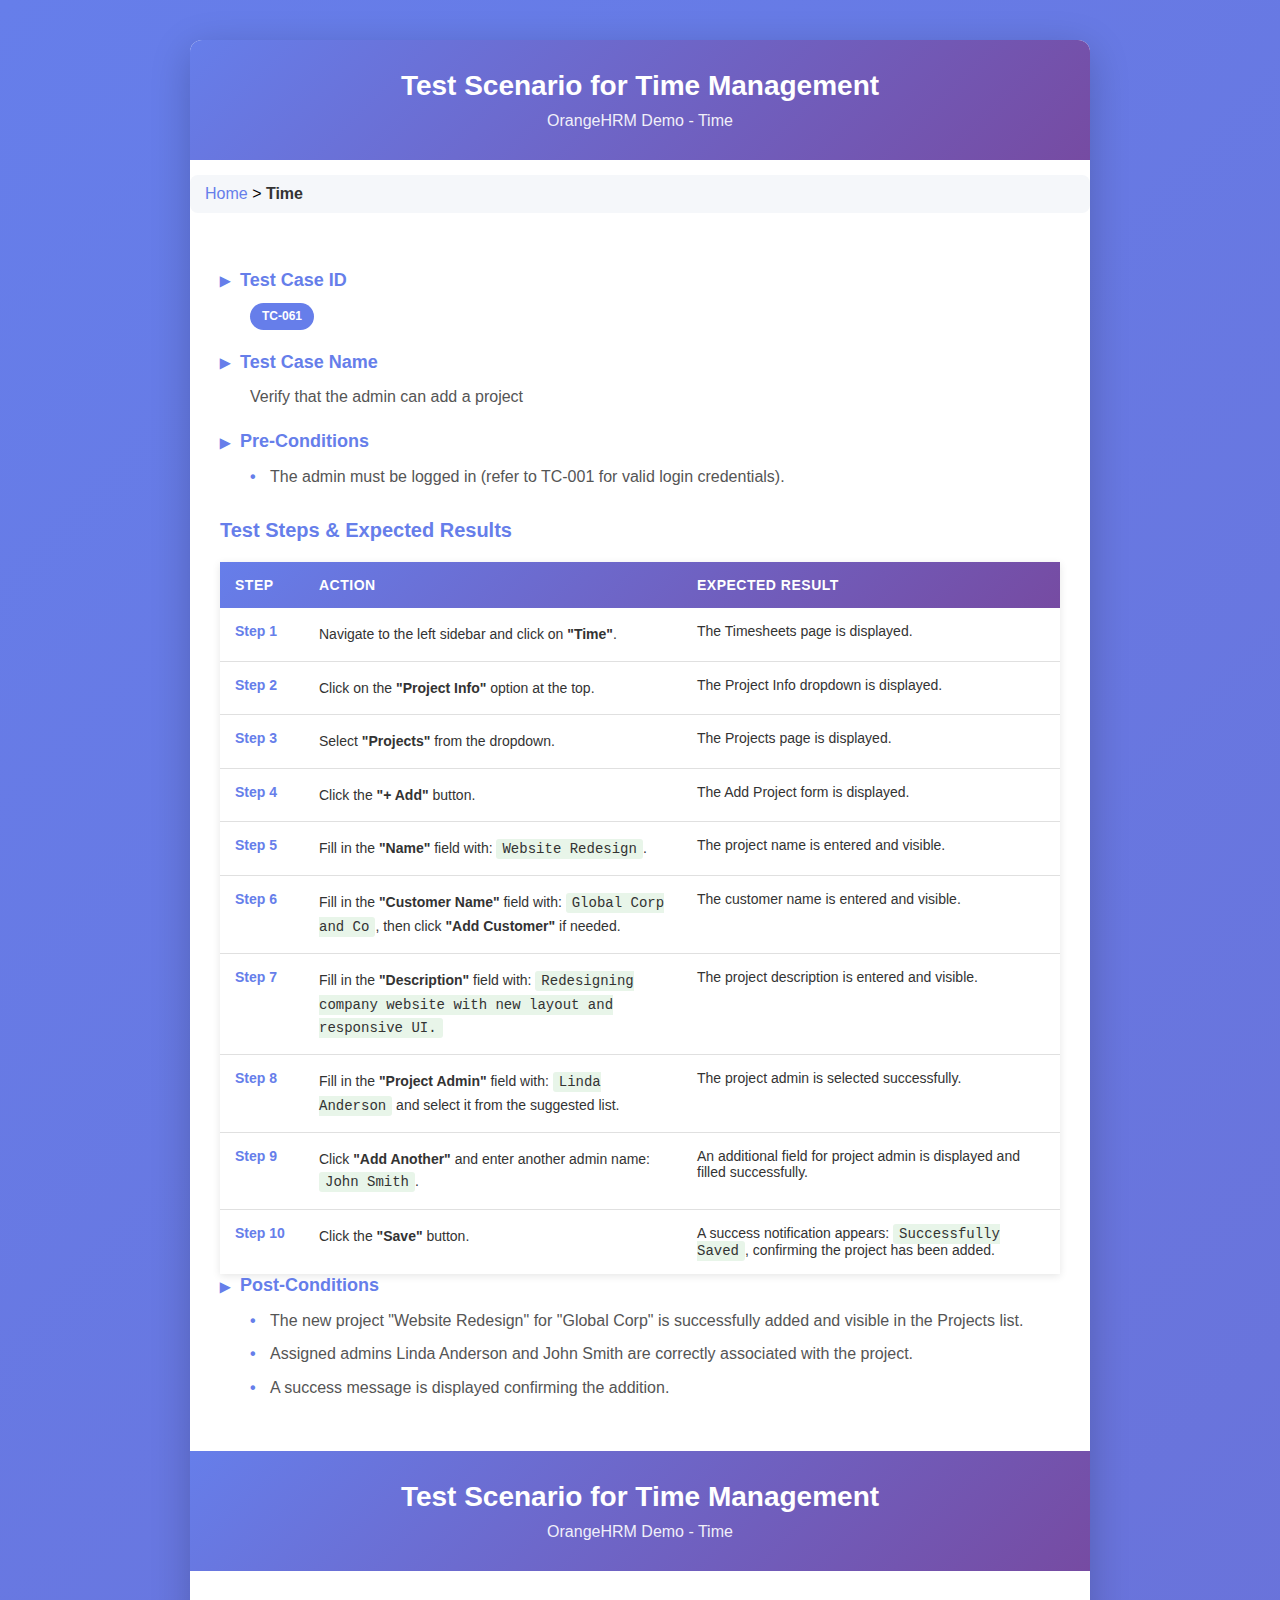
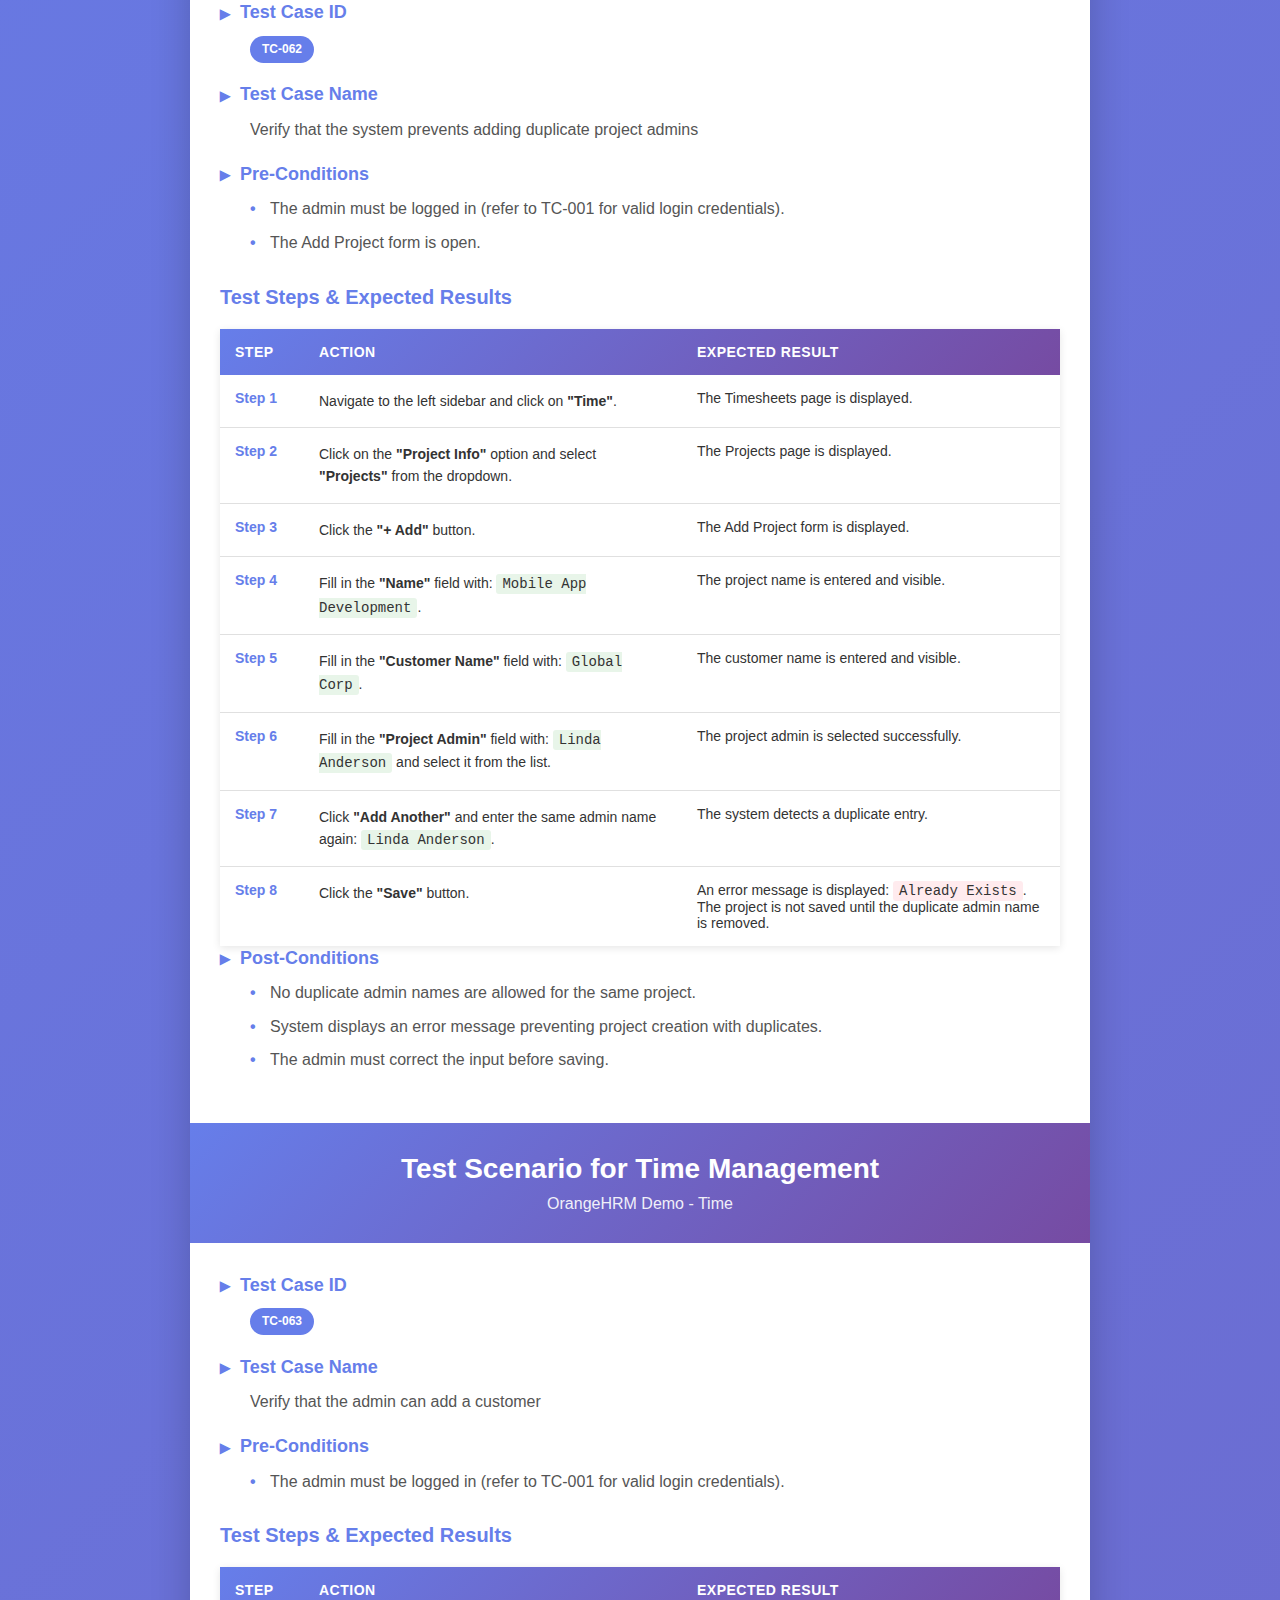
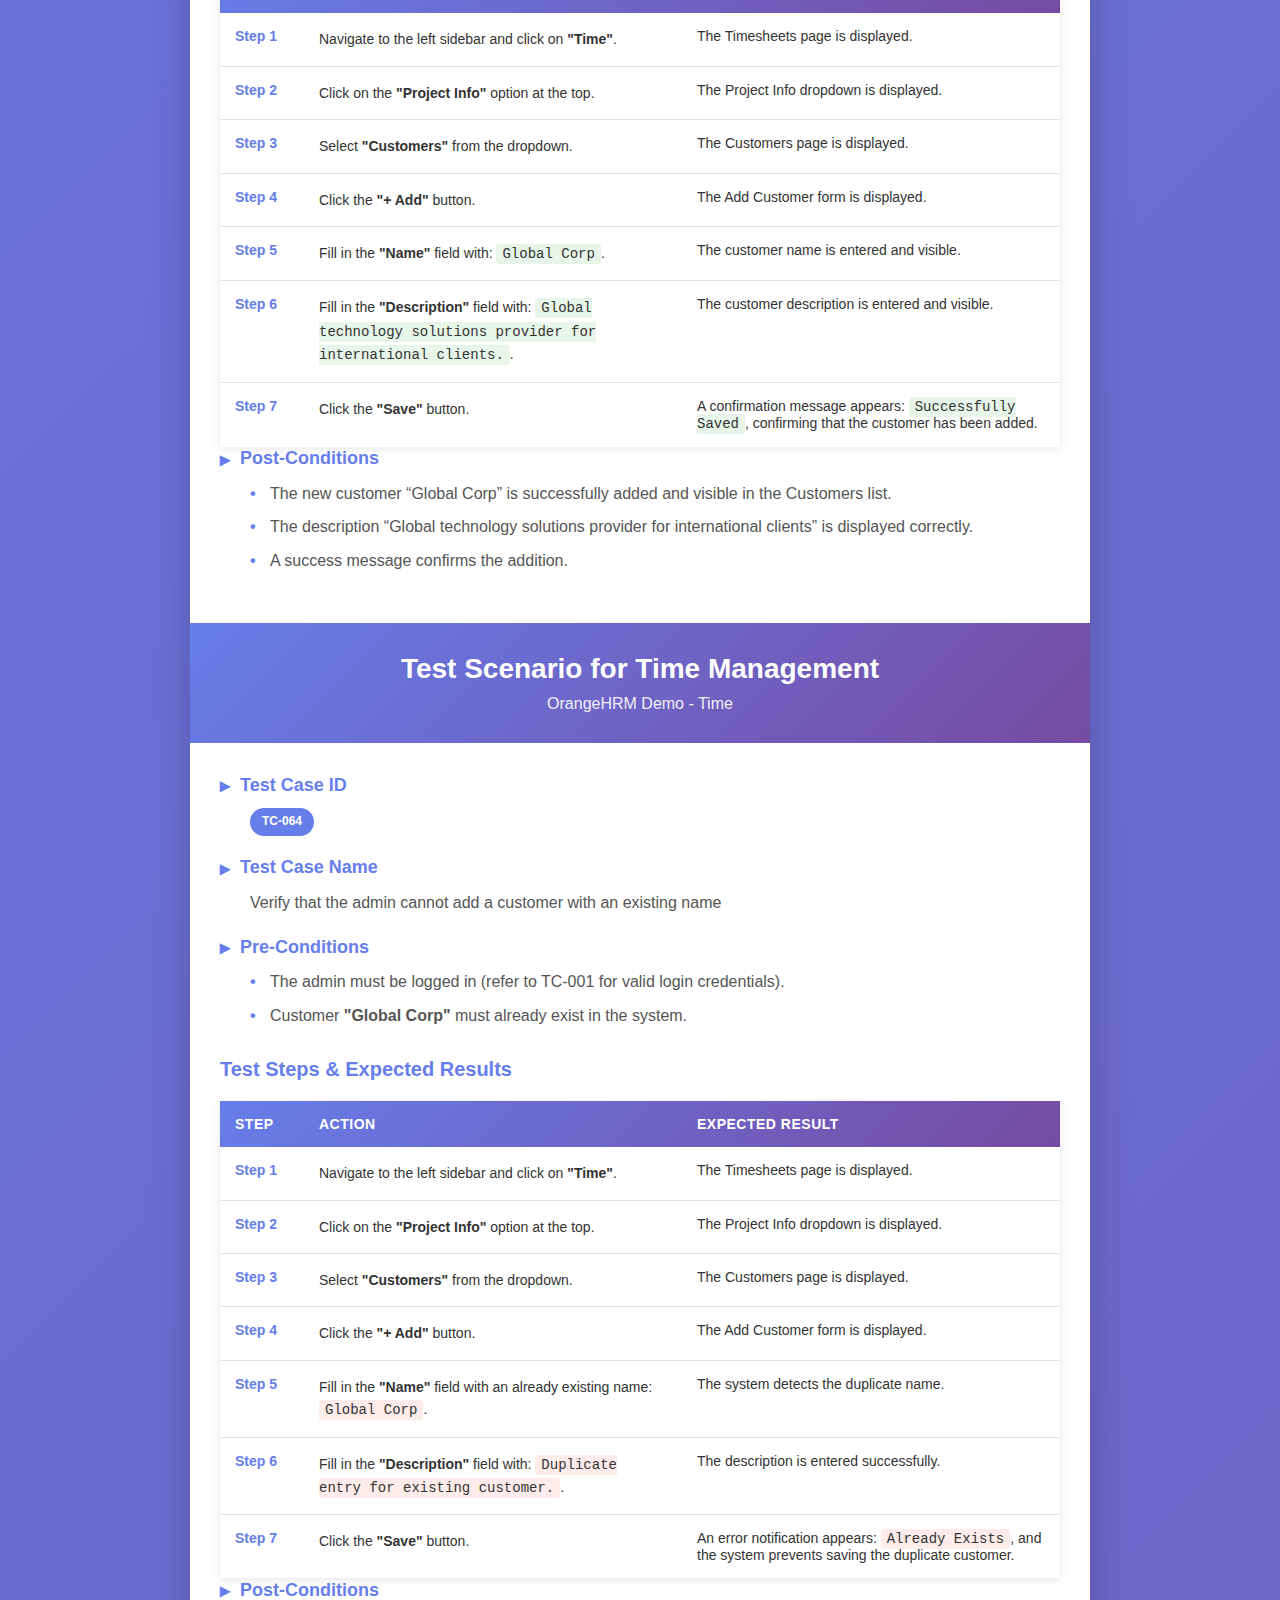
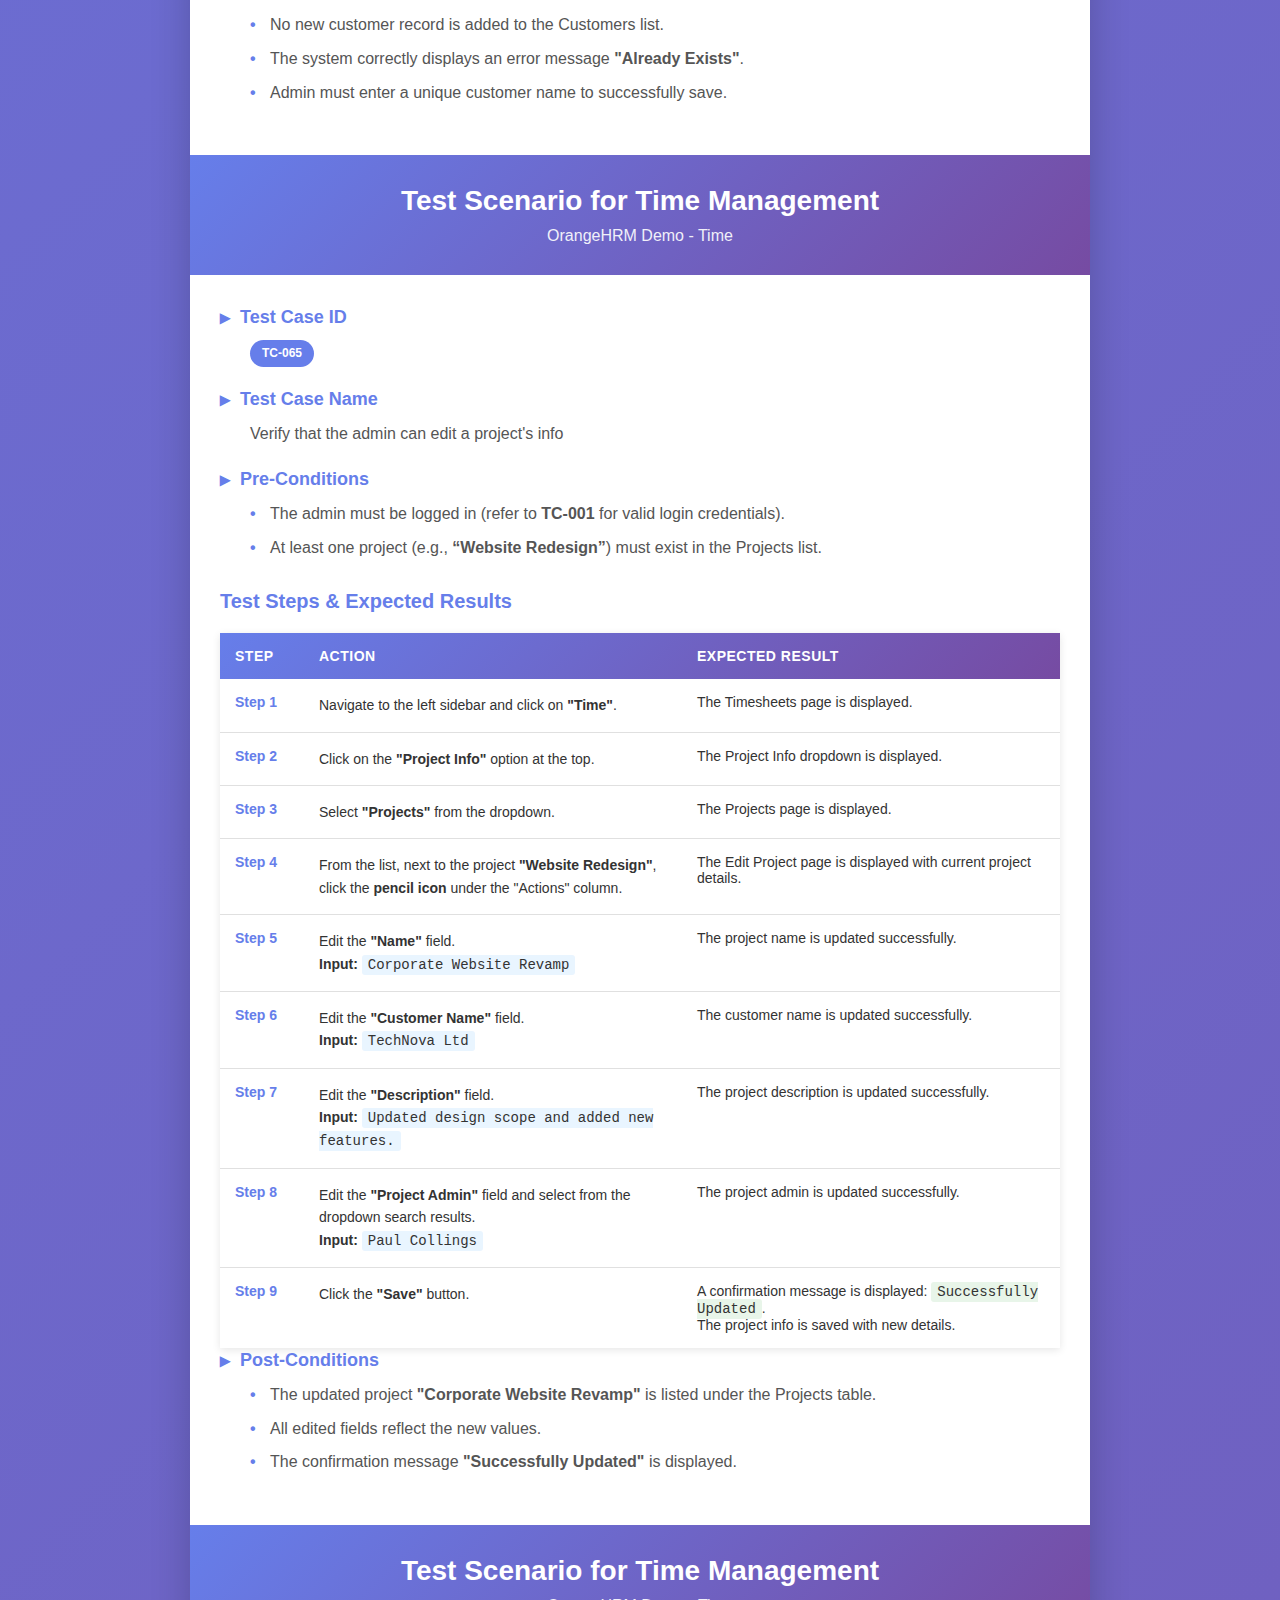
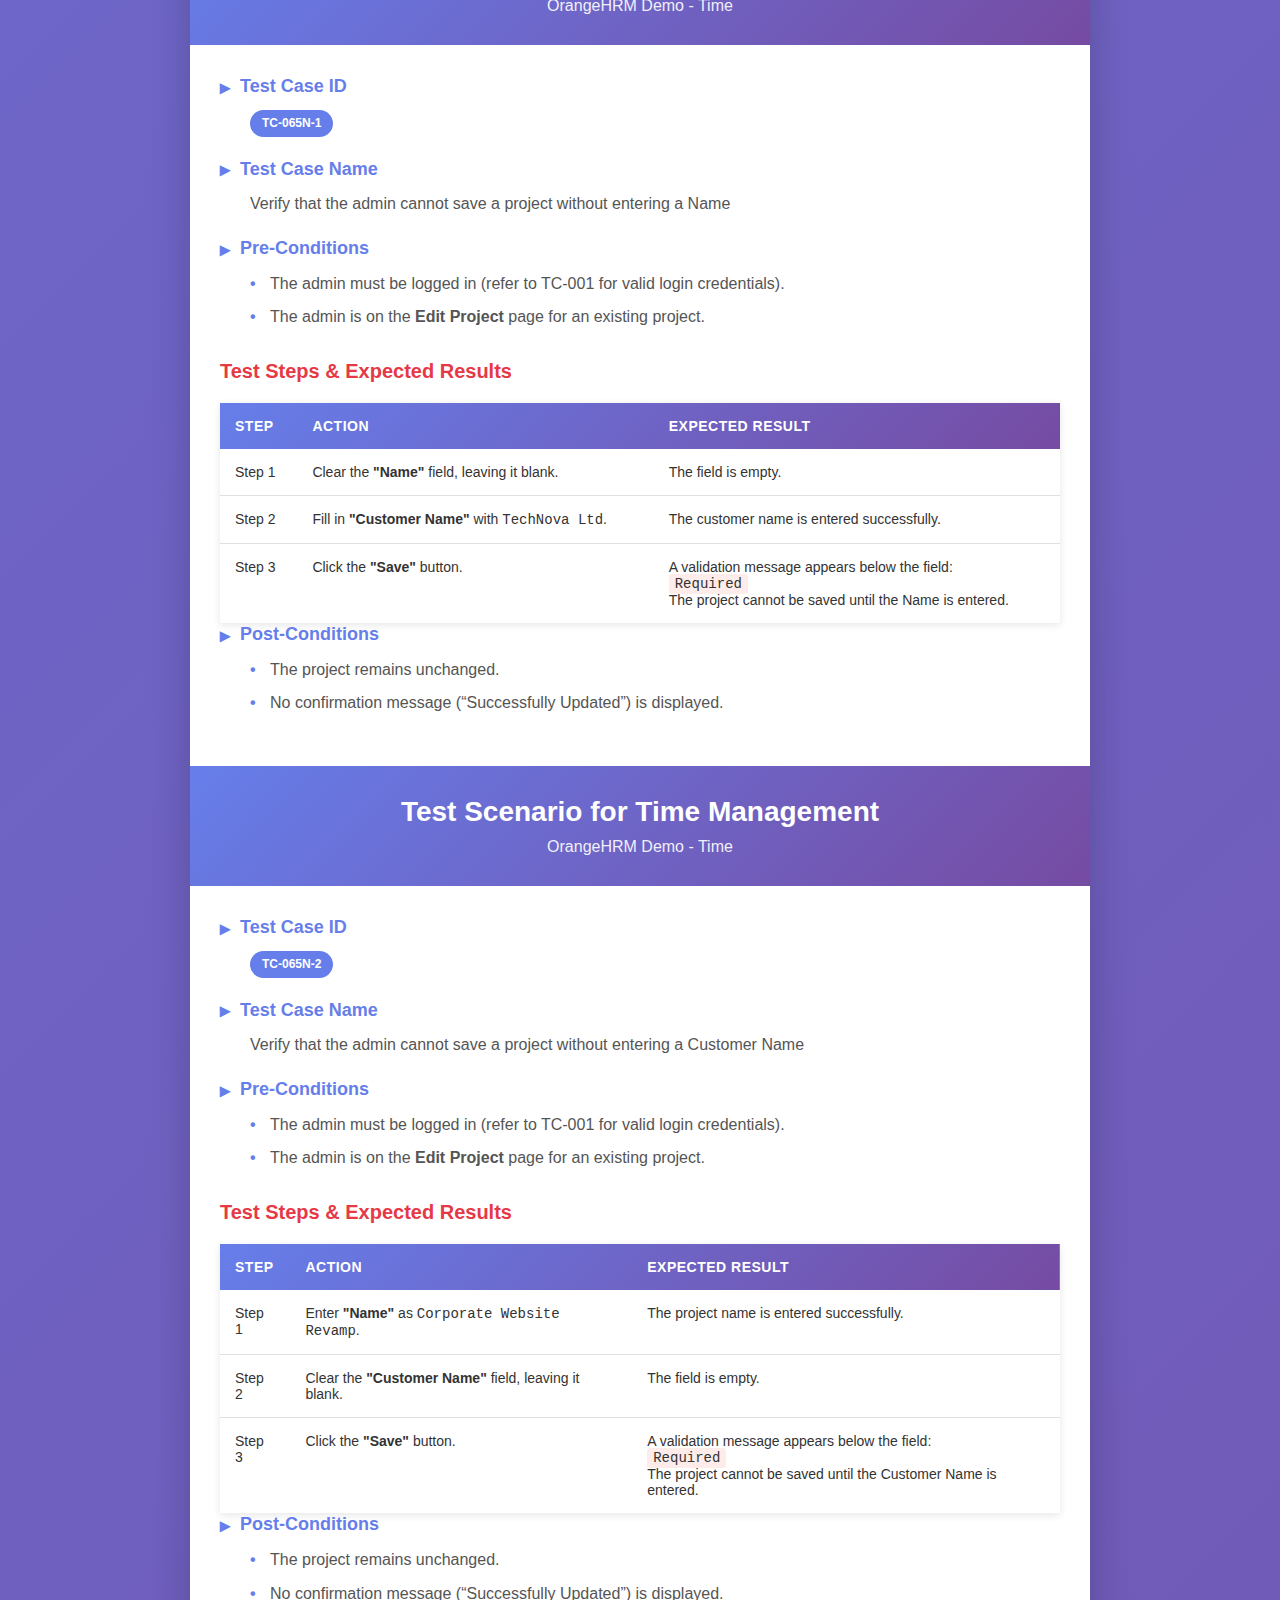
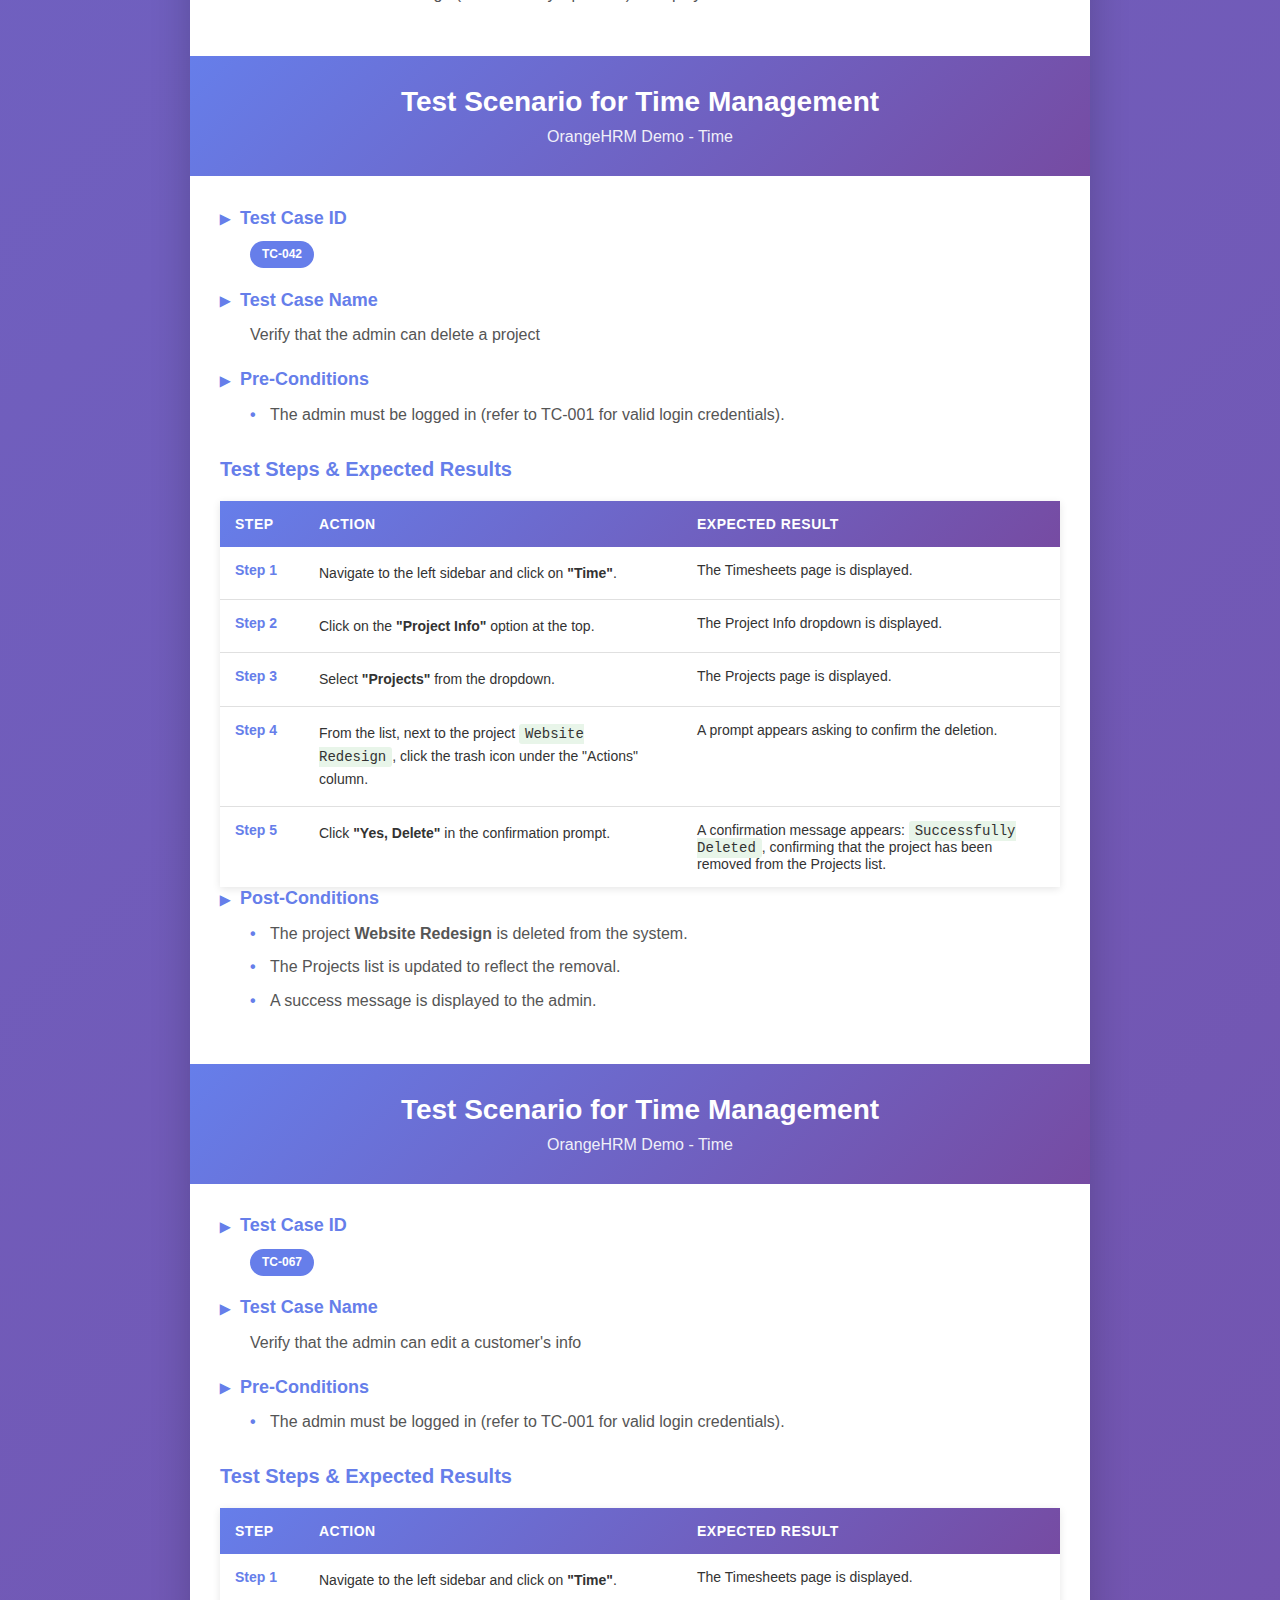
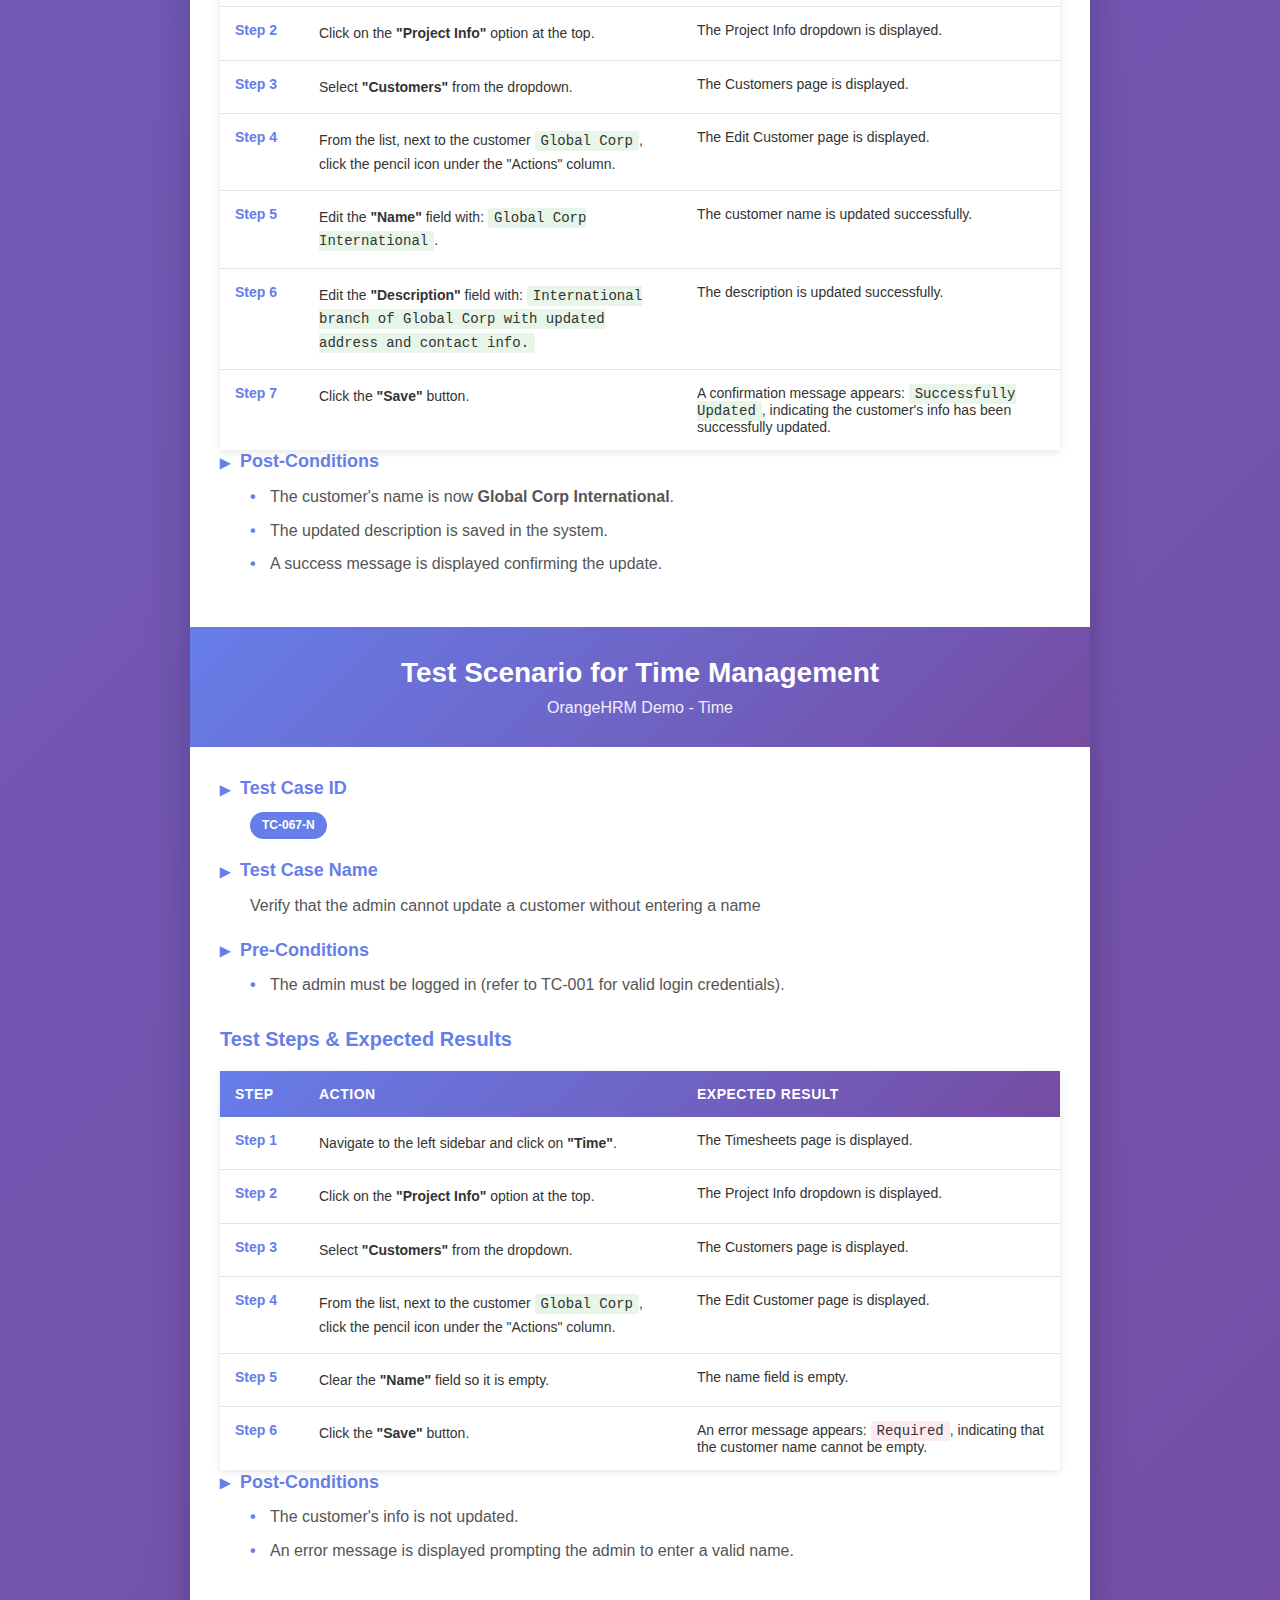
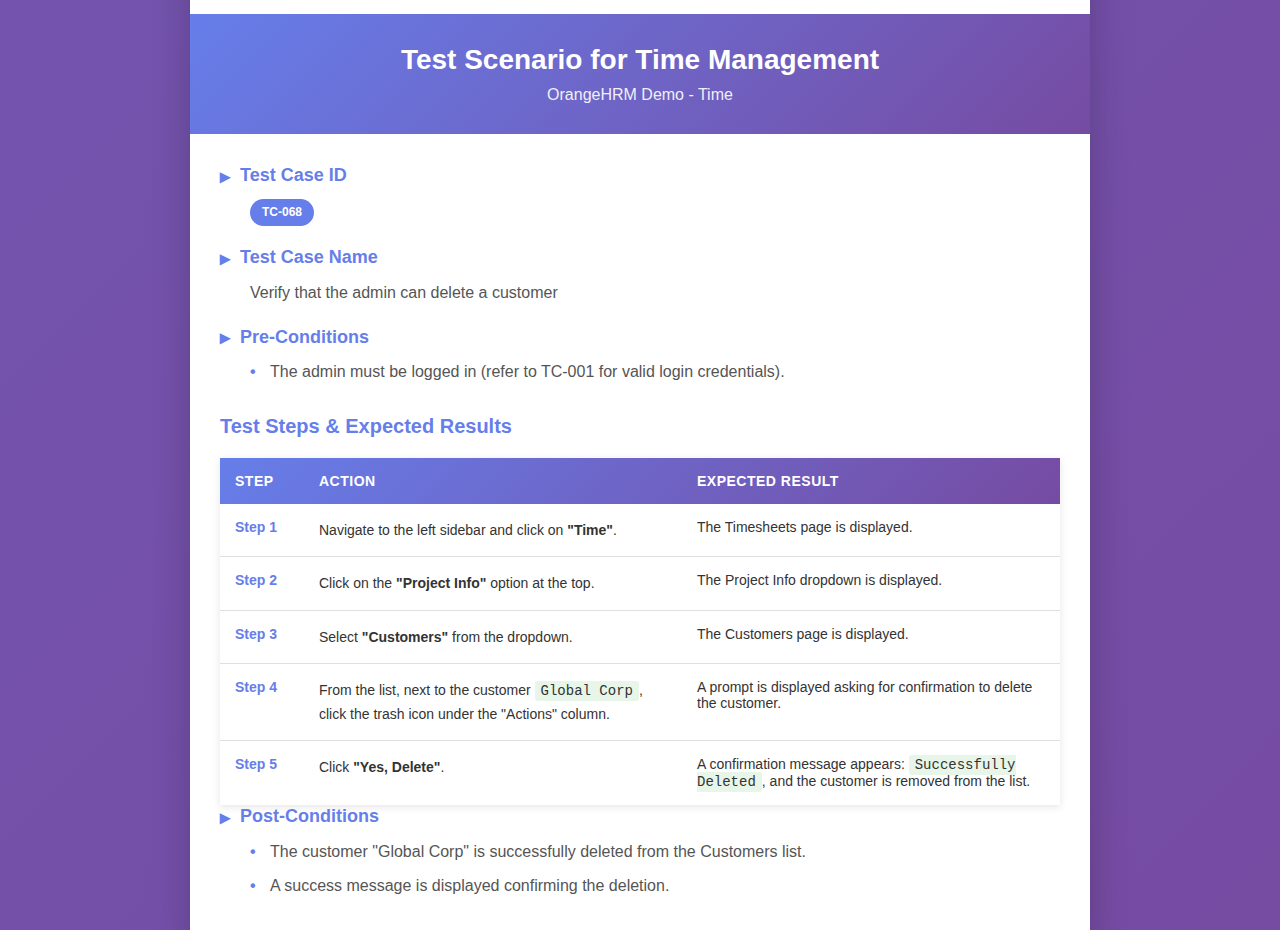
<file: html/time-management.html>
<!DOCTYPE html>
<html lang="en">

<head>
    <meta charset="UTF-8">
    <meta name="viewport" content="width=device-width, initial-scale=1.0">
    <link rel="stylesheet" href="../css/TC_style.css">
    <title>Test Scenario for Time Management</title>

</head>

<body>

    <div class="container">
        <!-- TC-061 -->
        <div class="header">
            <h1>Test Scenario for Time Management</h1>
            <p>OrangeHRM Demo - Time</p>
        </div>

        <div id="breadcrumb-container"></div>

        <script>
            fetch('breadcrumb.html')
                .then(response => response.text())
                .then(data => {
                    document.getElementById('breadcrumb-container').innerHTML = data;

                    // Promeni naziv trenutne stranice
                    document.getElementById('breadcrumb-current').textContent = "Time"; // Promeni za svaku stranicu
                });
        </script>

        <div class="content">
            <div class="info-section">
                <div class="info-item">
                    <h3>Test Case ID</h3>
                    <p><span class="badge">TC-061</span></p>
                </div>

                <div class="info-item">
                    <h3>Test Case Name</h3>
                    <p>Verify that the admin can add a project</p>
                </div>

                <div class="info-item">
                    <h3>Pre-Conditions</h3>
                    <ul>
                        <li>The admin must be logged in (refer to TC-001 for valid login credentials).</li>
                    </ul>
                </div>
            </div>

            <h3 style="color: #667eea; margin-bottom: 15px; font-size: 20px;">Test Steps & Expected Results</h3>

            <table>
                <thead>
                    <tr>
                        <th style="width: 10%;">Step</th>
                        <th style="width: 45%;">Action</th>
                        <th style="width: 45%;">Expected Result</th>
                    </tr>
                </thead>
                <tbody>
                    <tr>
                        <td class="step-number">Step 1</td>
                        <td class="step-description">
                            Navigate to the left sidebar and click on <strong>"Time"</strong>.
                        </td>
                        <td>The Timesheets page is displayed.</td>
                    </tr>

                    <tr>
                        <td class="step-number">Step 2</td>
                        <td class="step-description">
                            Click on the <strong>"Project Info"</strong> option at the top.
                        </td>
                        <td>The Project Info dropdown is displayed.</td>
                    </tr>

                    <tr>
                        <td class="step-number">Step 3</td>
                        <td class="step-description">
                            Select <strong>"Projects"</strong> from the dropdown.
                        </td>
                        <td>The Projects page is displayed.</td>
                    </tr>

                    <tr>
                        <td class="step-number">Step 4</td>
                        <td class="step-description">
                            Click the <strong>"+ Add"</strong> button.
                        </td>
                        <td>The Add Project form is displayed.</td>
                    </tr>

                    <tr>
                        <td class="step-number">Step 5</td>
                        <td class="step-description">
                            Fill in the <strong>"Name"</strong> field with:
                            <code
                                style="background:#e8f5e9; padding:2px 6px; border-radius:3px;">Website Redesign</code>.
                        </td>
                        <td>The project name is entered and visible.</td>
                    </tr>

                    <tr>
                        <td class="step-number">Step 6</td>
                        <td class="step-description">
                            Fill in the <strong>"Customer Name"</strong> field with:
                            <code
                                style="background:#e8f5e9; padding:2px 6px; border-radius:3px;">Global Corp and Co</code>,
                            then click <strong>"Add Customer"</strong> if needed.
                        </td>
                        <td>The customer name is entered and visible.</td>
                    </tr>

                    <tr>
                        <td class="step-number">Step 7</td>
                        <td class="step-description">
                            Fill in the <strong>"Description"</strong> field with:
                            <code
                                style="background:#e8f5e9; padding:2px 6px; border-radius:3px;">Redesigning company website with new layout and responsive UI.</code>
                        </td>
                        <td>The project description is entered and visible.</td>
                    </tr>

                    <tr>
                        <td class="step-number">Step 8</td>
                        <td class="step-description">
                            Fill in the <strong>"Project Admin"</strong> field with:
                            <code style="background:#e8f5e9; padding:2px 6px; border-radius:3px;">Linda Anderson</code>
                            and select it from the suggested list.
                        </td>
                        <td>The project admin is selected successfully.</td>
                    </tr>

                    <tr>
                        <td class="step-number">Step 9</td>
                        <td class="step-description">
                            Click <strong>"Add Another"</strong> and enter another admin name:
                            <code style="background:#e8f5e9; padding:2px 6px; border-radius:3px;">John Smith</code>.
                        </td>
                        <td>An additional field for project admin is displayed and filled successfully.</td>
                    </tr>

                    <tr>
                        <td class="step-number">Step 10</td>
                        <td class="step-description">
                            Click the <strong>"Save"</strong> button.
                        </td>
                        <td>A success notification appears:
                            <code
                                style="background:#e8f5e9; padding:2px 6px; border-radius:3px;">Successfully Saved</code>,
                            confirming the project has been added.
                        </td>
                    </tr>
                </tbody>
            </table>

            <div class="info-item">
                <h3>Post-Conditions</h3>
                <ul>
                    <li>The new project "Website Redesign" for "Global Corp" is successfully added and visible in the
                        Projects list.</li>
                    <li>Assigned admins Linda Anderson and John Smith are correctly associated with the project.</li>
                    <li>A success message is displayed confirming the addition.</li>
                </ul>
            </div>
        </div>

        <!-- TC-062 -->
        <div class="header">
            <h1>Test Scenario for Time Management</h1>
            <p>OrangeHRM Demo - Time</p>
        </div>

        <div class="content">
            <div class="info-section">
                <div class="info-item">
                    <h3>Test Case ID</h3>
                    <p><span class="badge">TC-062</span></p>
                </div>

                <div class="info-item">
                    <h3>Test Case Name</h3>
                    <p>Verify that the system prevents adding duplicate project admins</p>
                </div>

                <div class="info-item">
                    <h3>Pre-Conditions</h3>
                    <ul>
                        <li>The admin must be logged in (refer to TC-001 for valid login credentials).</li>
                        <li>The Add Project form is open.</li>
                    </ul>
                </div>
            </div>

            <h3 style="color: #667eea; margin-bottom: 15px; font-size: 20px;">Test Steps & Expected Results</h3>

            <table>
                <thead>
                    <tr>
                        <th style="width: 10%;">Step</th>
                        <th style="width: 45%;">Action</th>
                        <th style="width: 45%;">Expected Result</th>
                    </tr>
                </thead>
                <tbody>
                    <tr>
                        <td class="step-number">Step 1</td>
                        <td class="step-description">
                            Navigate to the left sidebar and click on <strong>"Time"</strong>.
                        </td>
                        <td>The Timesheets page is displayed.</td>
                    </tr>

                    <tr>
                        <td class="step-number">Step 2</td>
                        <td class="step-description">
                            Click on the <strong>"Project Info"</strong> option and select <strong>"Projects"</strong>
                            from the dropdown.
                        </td>
                        <td>The Projects page is displayed.</td>
                    </tr>

                    <tr>
                        <td class="step-number">Step 3</td>
                        <td class="step-description">
                            Click the <strong>"+ Add"</strong> button.
                        </td>
                        <td>The Add Project form is displayed.</td>
                    </tr>

                    <tr>
                        <td class="step-number">Step 4</td>
                        <td class="step-description">
                            Fill in the <strong>"Name"</strong> field with:
                            <code
                                style="background:#e8f5e9; padding:2px 6px; border-radius:3px;">Mobile App Development</code>.
                        </td>
                        <td>The project name is entered and visible.</td>
                    </tr>

                    <tr>
                        <td class="step-number">Step 5</td>
                        <td class="step-description">
                            Fill in the <strong>"Customer Name"</strong> field with:
                            <code style="background:#e8f5e9; padding:2px 6px; border-radius:3px;">Global Corp</code>.
                        </td>
                        <td>The customer name is entered and visible.</td>
                    </tr>

                    <tr>
                        <td class="step-number">Step 6</td>
                        <td class="step-description">
                            Fill in the <strong>"Project Admin"</strong> field with:
                            <code style="background:#e8f5e9; padding:2px 6px; border-radius:3px;">Linda Anderson</code>
                            and select it from the list.
                        </td>
                        <td>The project admin is selected successfully.</td>
                    </tr>

                    <tr>
                        <td class="step-number">Step 7</td>
                        <td class="step-description">
                            Click <strong>"Add Another"</strong> and enter the same admin name again:
                            <code style="background:#e8f5e9; padding:2px 6px; border-radius:3px;">Linda Anderson</code>.
                        </td>
                        <td>The system detects a duplicate entry.</td>
                    </tr>

                    <tr>
                        <td class="step-number">Step 8</td>
                        <td class="step-description">
                            Click the <strong>"Save"</strong> button.
                        </td>
                        <td>
                            An error message is displayed:
                            <code style="background:#ffebee; padding:2px 6px; border-radius:3px;">Already Exists</code>.
                            <br>The project is not saved until the duplicate admin name is removed.
                        </td>
                    </tr>
                </tbody>
            </table>

            <div class="info-item">
                <h3>Post-Conditions</h3>
                <ul>
                    <li>No duplicate admin names are allowed for the same project.</li>
                    <li>System displays an error message preventing project creation with duplicates.</li>
                    <li>The admin must correct the input before saving.</li>
                </ul>
            </div>
        </div>

        <!-- TC-063 -->
        <div class="header">
            <h1>Test Scenario for Time Management</h1>
            <p>OrangeHRM Demo - Time</p>
        </div>

        <div class="content">
            <div class="info-section">
                <div class="info-item">
                    <h3>Test Case ID</h3>
                    <p><span class="badge">TC-063</span></p>
                </div>

                <div class="info-item">
                    <h3>Test Case Name</h3>
                    <p>Verify that the admin can add a customer</p>
                </div>

                <div class="info-item">
                    <h3>Pre-Conditions</h3>
                    <ul>
                        <li>The admin must be logged in (refer to TC-001 for valid login credentials).</li>
                    </ul>
                </div>
            </div>

            <h3 style="color: #667eea; margin-bottom: 15px; font-size: 20px;">Test Steps & Expected Results</h3>

            <table>
                <thead>
                    <tr>
                        <th style="width: 10%;">Step</th>
                        <th style="width: 45%;">Action</th>
                        <th style="width: 45%;">Expected Result</th>
                    </tr>
                </thead>
                <tbody>
                    <tr>
                        <td class="step-number">Step 1</td>
                        <td class="step-description">
                            Navigate to the left sidebar and click on <strong>"Time"</strong>.
                        </td>
                        <td>The Timesheets page is displayed.</td>
                    </tr>

                    <tr>
                        <td class="step-number">Step 2</td>
                        <td class="step-description">
                            Click on the <strong>"Project Info"</strong> option at the top.
                        </td>
                        <td>The Project Info dropdown is displayed.</td>
                    </tr>

                    <tr>
                        <td class="step-number">Step 3</td>
                        <td class="step-description">
                            Select <strong>"Customers"</strong> from the dropdown.
                        </td>
                        <td>The Customers page is displayed.</td>
                    </tr>

                    <tr>
                        <td class="step-number">Step 4</td>
                        <td class="step-description">
                            Click the <strong>"+ Add"</strong> button.
                        </td>
                        <td>The Add Customer form is displayed.</td>
                    </tr>

                    <tr>
                        <td class="step-number">Step 5</td>
                        <td class="step-description">
                            Fill in the <strong>"Name"</strong> field with:
                            <code style="background:#e8f5e9; padding:2px 6px; border-radius:3px;">Global Corp</code>.
                        </td>
                        <td>The customer name is entered and visible.</td>
                    </tr>

                    <tr>
                        <td class="step-number">Step 6</td>
                        <td class="step-description">
                            Fill in the <strong>"Description"</strong> field with:
                            <code
                                style="background:#e8f5e9; padding:2px 6px; border-radius:3px;">Global technology solutions provider for international clients.</code>.
                        </td>
                        <td>The customer description is entered and visible.</td>
                    </tr>

                    <tr>
                        <td class="step-number">Step 7</td>
                        <td class="step-description">
                            Click the <strong>"Save"</strong> button.
                        </td>
                        <td>
                            A confirmation message appears:
                            <code
                                style="background:#e8f5e9; padding:2px 6px; border-radius:3px;">Successfully Saved</code>,
                            confirming that the customer has been added.
                        </td>
                    </tr>
                </tbody>
            </table>

            <div class="info-item">
                <h3>Post-Conditions</h3>
                <ul>
                    <li>The new customer “Global Corp” is successfully added and visible in the Customers list.</li>
                    <li>The description “Global technology solutions provider for international clients” is displayed
                        correctly.</li>
                    <li>A success message confirms the addition.</li>
                </ul>
            </div>
        </div>

        <!-- TC-064 -->
        <div class="header">
            <h1>Test Scenario for Time Management</h1>
            <p>OrangeHRM Demo - Time</p>
        </div>

        <div class="content">
            <div class="info-section">
                <div class="info-item">
                    <h3>Test Case ID</h3>
                    <p><span class="badge">TC-064</span></p>
                </div>

                <div class="info-item">
                    <h3>Test Case Name</h3>
                    <p>Verify that the admin cannot add a customer with an existing name</p>
                </div>

                <div class="info-item">
                    <h3>Pre-Conditions</h3>
                    <ul>
                        <li>The admin must be logged in (refer to TC-001 for valid login credentials).</li>
                        <li>Customer <strong>"Global Corp"</strong> must already exist in the system.</li>
                    </ul>
                </div>
            </div>

            <h3 style="color: #667eea; margin-bottom: 15px; font-size: 20px;">Test Steps & Expected Results</h3>

            <table>
                <thead>
                    <tr>
                        <th style="width: 10%;">Step</th>
                        <th style="width: 45%;">Action</th>
                        <th style="width: 45%;">Expected Result</th>
                    </tr>
                </thead>
                <tbody>
                    <tr>
                        <td class="step-number">Step 1</td>
                        <td class="step-description">
                            Navigate to the left sidebar and click on <strong>"Time"</strong>.
                        </td>
                        <td>The Timesheets page is displayed.</td>
                    </tr>

                    <tr>
                        <td class="step-number">Step 2</td>
                        <td class="step-description">
                            Click on the <strong>"Project Info"</strong> option at the top.
                        </td>
                        <td>The Project Info dropdown is displayed.</td>
                    </tr>

                    <tr>
                        <td class="step-number">Step 3</td>
                        <td class="step-description">
                            Select <strong>"Customers"</strong> from the dropdown.
                        </td>
                        <td>The Customers page is displayed.</td>
                    </tr>

                    <tr>
                        <td class="step-number">Step 4</td>
                        <td class="step-description">
                            Click the <strong>"+ Add"</strong> button.
                        </td>
                        <td>The Add Customer form is displayed.</td>
                    </tr>

                    <tr>
                        <td class="step-number">Step 5</td>
                        <td class="step-description">
                            Fill in the <strong>"Name"</strong> field with an already existing name:
                            <code style="background:#fdecea; padding:2px 6px; border-radius:3px;">Global Corp</code>.
                        </td>
                        <td>The system detects the duplicate name.</td>
                    </tr>

                    <tr>
                        <td class="step-number">Step 6</td>
                        <td class="step-description">
                            Fill in the <strong>"Description"</strong> field with:
                            <code
                                style="background:#fdecea; padding:2px 6px; border-radius:3px;">Duplicate entry for existing customer.</code>.
                        </td>
                        <td>The description is entered successfully.</td>
                    </tr>

                    <tr>
                        <td class="step-number">Step 7</td>
                        <td class="step-description">
                            Click the <strong>"Save"</strong> button.
                        </td>
                        <td>
                            An error notification appears:
                            <code style="background:#fdecea; padding:2px 6px; border-radius:3px;">Already Exists</code>,
                            and the system prevents saving the duplicate customer.
                        </td>
                    </tr>
                </tbody>
            </table>

            <div class="info-item">
                <h3>Post-Conditions</h3>
                <ul>
                    <li>No new customer record is added to the Customers list.</li>
                    <li>The system correctly displays an error message <strong>"Already Exists"</strong>.</li>
                    <li>Admin must enter a unique customer name to successfully save.</li>
                </ul>
            </div>
        </div>

        <!-- TC-065 -->
        <div class="header">
            <h1>Test Scenario for Time Management</h1>
            <p>OrangeHRM Demo - Time</p>
        </div>

        <div class="content">
            <div class="info-section">
                <div class="info-item">
                    <h3>Test Case ID</h3>
                    <p><span class="badge">TC-065</span></p>
                </div>

                <div class="info-item">
                    <h3>Test Case Name</h3>
                    <p>Verify that the admin can edit a project's info</p>
                </div>

                <div class="info-item">
                    <h3>Pre-Conditions</h3>
                    <ul>
                        <li>The admin must be logged in (refer to <strong>TC-001</strong> for valid login credentials).
                        </li>
                        <li>At least one project (e.g., <strong>“Website Redesign”</strong>) must exist in the Projects
                            list.</li>
                    </ul>
                </div>
            </div>

            <h3 style="color: #667eea; margin-bottom: 15px; font-size: 20px;">Test Steps & Expected Results</h3>

            <table>
                <thead>
                    <tr>
                        <th style="width: 10%;">Step</th>
                        <th style="width: 45%;">Action</th>
                        <th style="width: 45%;">Expected Result</th>
                    </tr>
                </thead>
                <tbody>
                    <tr>
                        <td class="step-number">Step 1</td>
                        <td class="step-description">
                            Navigate to the left sidebar and click on <strong>"Time"</strong>.
                        </td>
                        <td>The Timesheets page is displayed.</td>
                    </tr>

                    <tr>
                        <td class="step-number">Step 2</td>
                        <td class="step-description">
                            Click on the <strong>"Project Info"</strong> option at the top.
                        </td>
                        <td>The Project Info dropdown is displayed.</td>
                    </tr>

                    <tr>
                        <td class="step-number">Step 3</td>
                        <td class="step-description">
                            Select <strong>"Projects"</strong> from the dropdown.
                        </td>
                        <td>The Projects page is displayed.</td>
                    </tr>

                    <tr>
                        <td class="step-number">Step 4</td>
                        <td class="step-description">
                            From the list, next to the project <strong>"Website Redesign"</strong>, click the
                            <strong>pencil icon</strong> under the "Actions" column.
                        </td>
                        <td>The Edit Project page is displayed with current project details.</td>
                    </tr>

                    <tr>
                        <td class="step-number">Step 5</td>
                        <td class="step-description">
                            Edit the <strong>"Name"</strong> field.<br>
                            <strong>Input:</strong> <code
                                style="background:#e9f5ff; padding:2px 6px; border-radius:3px;">Corporate Website Revamp</code>
                        </td>
                        <td>The project name is updated successfully.</td>
                    </tr>

                    <tr>
                        <td class="step-number">Step 6</td>
                        <td class="step-description">
                            Edit the <strong>"Customer Name"</strong> field.<br>
                            <strong>Input:</strong> <code
                                style="background:#e9f5ff; padding:2px 6px; border-radius:3px;">TechNova Ltd</code>
                        </td>
                        <td>The customer name is updated successfully.</td>
                    </tr>

                    <tr>
                        <td class="step-number">Step 7</td>
                        <td class="step-description">
                            Edit the <strong>"Description"</strong> field.<br>
                            <strong>Input:</strong> <code
                                style="background:#e9f5ff; padding:2px 6px; border-radius:3px;">Updated design scope and added new features.</code>
                        </td>
                        <td>The project description is updated successfully.</td>
                    </tr>

                    <tr>
                        <td class="step-number">Step 8</td>
                        <td class="step-description">
                            Edit the <strong>"Project Admin"</strong> field and select from the dropdown search
                            results.<br>
                            <strong>Input:</strong> <code
                                style="background:#e9f5ff; padding:2px 6px; border-radius:3px;">Paul Collings</code>
                        </td>
                        <td>The project admin is updated successfully.</td>
                    </tr>

                    <tr>
                        <td class="step-number">Step 9</td>
                        <td class="step-description">
                            Click the <strong>"Save"</strong> button.
                        </td>
                        <td>
                            A confirmation message is displayed:
                            <code
                                style="background:#e8f5e9; padding:2px 6px; border-radius:3px;">Successfully Updated</code>.<br>
                            The project info is saved with new details.
                        </td>
                    </tr>
                </tbody>
            </table>

            <div class="info-item">
                <h3>Post-Conditions</h3>
                <ul>
                    <li>The updated project <strong>"Corporate Website Revamp"</strong> is listed under the Projects
                        table.</li>
                    <li>All edited fields reflect the new values.</li>
                    <li>The confirmation message <strong>"Successfully Updated"</strong> is displayed.</li>
                </ul>
            </div>
        </div>

        <!-- TC-065-N - 1-->
        <div class="header">
            <h1>Test Scenario for Time Management</h1>
            <p>OrangeHRM Demo - Time</p>
        </div>

        <div class="content">
            <div class="info-section">
                <div class="info-item">
                    <h3>Test Case ID</h3>
                    <p><span class="badge">TC-065N-1</span></p>
                </div>

                <div class="info-item">
                    <h3>Test Case Name</h3>
                    <p>Verify that the admin cannot save a project without entering a Name</p>
                </div>

                <div class="info-item">
                    <h3>Pre-Conditions</h3>
                    <ul>
                        <li>The admin must be logged in (refer to TC-001 for valid login credentials).</li>
                        <li>The admin is on the <strong>Edit Project</strong> page for an existing project.</li>
                    </ul>
                </div>
            </div>

            <h3 style="color:#e63946; margin-bottom:15px; font-size:20px;">Test Steps & Expected Results</h3>

            <table>
                <thead>
                    <tr>
                        <th>Step</th>
                        <th>Action</th>
                        <th>Expected Result</th>
                    </tr>
                </thead>
                <tbody>
                    <tr>
                        <td>Step 1</td>
                        <td>Clear the <strong>"Name"</strong> field, leaving it blank.</td>
                        <td>The field is empty.</td>
                    </tr>

                    <tr>
                        <td>Step 2</td>
                        <td>Fill in <strong>"Customer Name"</strong> with <code>TechNova Ltd</code>.</td>
                        <td>The customer name is entered successfully.</td>
                    </tr>

                    <tr>
                        <td>Step 3</td>
                        <td>Click the <strong>"Save"</strong> button.</td>
                        <td>
                            A validation message appears below the field:<br>
                            <code style="background:#fdecea; padding:2px 6px; border-radius:3px;">Required</code><br>
                            The project cannot be saved until the Name is entered.
                        </td>
                    </tr>
                </tbody>
            </table>

            <div class="info-item">
                <h3>Post-Conditions</h3>
                <ul>
                    <li>The project remains unchanged.</li>
                    <li>No confirmation message (“Successfully Updated”) is displayed.</li>
                </ul>
            </div>
        </div>

        <!-- TC-065-N - 2-->
        <div class="header">
            <h1>Test Scenario for Time Management</h1>
            <p>OrangeHRM Demo - Time</p>
        </div>

        <div class="content">
            <div class="info-section">
                <div class="info-item">
                    <h3>Test Case ID</h3>
                    <p><span class="badge">TC-065N-2</span></p>
                </div>

                <div class="info-item">
                    <h3>Test Case Name</h3>
                    <p>Verify that the admin cannot save a project without entering a Customer Name</p>
                </div>

                <div class="info-item">
                    <h3>Pre-Conditions</h3>
                    <ul>
                        <li>The admin must be logged in (refer to TC-001 for valid login credentials).</li>
                        <li>The admin is on the <strong>Edit Project</strong> page for an existing project.</li>
                    </ul>
                </div>
            </div>

            <h3 style="color:#e63946; margin-bottom:15px; font-size:20px;">Test Steps & Expected Results</h3>

            <table>
                <thead>
                    <tr>
                        <th>Step</th>
                        <th>Action</th>
                        <th>Expected Result</th>
                    </tr>
                </thead>
                <tbody>
                    <tr>
                        <td>Step 1</td>
                        <td>Enter <strong>"Name"</strong> as <code>Corporate Website Revamp</code>.</td>
                        <td>The project name is entered successfully.</td>
                    </tr>

                    <tr>
                        <td>Step 2</td>
                        <td>Clear the <strong>"Customer Name"</strong> field, leaving it blank.</td>
                        <td>The field is empty.</td>
                    </tr>

                    <tr>
                        <td>Step 3</td>
                        <td>Click the <strong>"Save"</strong> button.</td>
                        <td>
                            A validation message appears below the field:<br>
                            <code style="background:#fdecea; padding:2px 6px; border-radius:3px;">Required</code><br>
                            The project cannot be saved until the Customer Name is entered.
                        </td>
                    </tr>
                </tbody>
            </table>

            <div class="info-item">
                <h3>Post-Conditions</h3>
                <ul>
                    <li>The project remains unchanged.</li>
                    <li>No confirmation message (“Successfully Updated”) is displayed.</li>
                </ul>
            </div>
        </div>


        <!-- TC-066 -->
        <div class="header">
            <h1>Test Scenario for Time Management</h1>
            <p>OrangeHRM Demo - Time</p>
        </div>

        <div class="content">
            <div class="info-section">
                <div class="info-item">
                    <h3>Test Case ID</h3>
                    <p><span class="badge">TC-042</span></p>
                </div>

                <div class="info-item">
                    <h3>Test Case Name</h3>
                    <p>Verify that the admin can delete a project</p>
                </div>

                <div class="info-item">
                    <h3>Pre-Conditions</h3>
                    <ul>
                        <li>The admin must be logged in (refer to TC-001 for valid login credentials).</li>
                    </ul>
                </div>
            </div>

            <h3 style="color: #667eea; margin-bottom: 15px; font-size: 20px;">Test Steps & Expected Results</h3>

            <table>
                <thead>
                    <tr>
                        <th style="width: 10%;">Step</th>
                        <th style="width: 45%;">Action</th>
                        <th style="width: 45%;">Expected Result</th>
                    </tr>
                </thead>
                <tbody>
                    <tr>
                        <td class="step-number">Step 1</td>
                        <td class="step-description">
                            Navigate to the left sidebar and click on <strong>"Time"</strong>.
                        </td>
                        <td>The Timesheets page is displayed.</td>
                    </tr>

                    <tr>
                        <td class="step-number">Step 2</td>
                        <td class="step-description">
                            Click on the <strong>"Project Info"</strong> option at the top.
                        </td>
                        <td>The Project Info dropdown is displayed.</td>
                    </tr>

                    <tr>
                        <td class="step-number">Step 3</td>
                        <td class="step-description">
                            Select <strong>"Projects"</strong> from the dropdown.
                        </td>
                        <td>The Projects page is displayed.</td>
                    </tr>

                    <tr>
                        <td class="step-number">Step 4</td>
                        <td class="step-description">
                            From the list, next to the project
                            <code
                                style="background:#e8f5e9; padding:2px 6px; border-radius:3px;">Website Redesign</code>,
                            click the trash icon under the "Actions" column.
                        </td>
                        <td>A prompt appears asking to confirm the deletion.</td>
                    </tr>

                    <tr>
                        <td class="step-number">Step 5</td>
                        <td class="step-description">
                            Click <strong>"Yes, Delete"</strong> in the confirmation prompt.
                        </td>
                        <td>A confirmation message appears:
                            <code
                                style="background:#e8f5e9; padding:2px 6px; border-radius:3px;">Successfully Deleted</code>,
                            confirming that the project has been removed from the Projects list.
                        </td>
                    </tr>
                </tbody>
            </table>

            <div class="info-item">
                <h3>Post-Conditions</h3>
                <ul>
                    <li>The project <strong>Website Redesign</strong> is deleted from the system.</li>
                    <li>The Projects list is updated to reflect the removal.</li>
                    <li>A success message is displayed to the admin.</li>
                </ul>
            </div>
        </div>

        <!-- TC-067 -->
        <div class="header">
            <h1>Test Scenario for Time Management</h1>
            <p>OrangeHRM Demo - Time</p>
        </div>

        <div class="content">
            <div class="info-section">
                <div class="info-item">
                    <h3>Test Case ID</h3>
                    <p><span class="badge">TC-067</span></p>
                </div>

                <div class="info-item">
                    <h3>Test Case Name</h3>
                    <p>Verify that the admin can edit a customer's info</p>
                </div>

                <div class="info-item">
                    <h3>Pre-Conditions</h3>
                    <ul>
                        <li>The admin must be logged in (refer to TC-001 for valid login credentials).</li>
                    </ul>
                </div>
            </div>

            <h3 style="color: #667eea; margin-bottom: 15px; font-size: 20px;">Test Steps & Expected Results</h3>

            <table>
                <thead>
                    <tr>
                        <th style="width: 10%;">Step</th>
                        <th style="width: 45%;">Action</th>
                        <th style="width: 45%;">Expected Result</th>
                    </tr>
                </thead>
                <tbody>
                    <tr>
                        <td class="step-number">Step 1</td>
                        <td class="step-description">
                            Navigate to the left sidebar and click on <strong>"Time"</strong>.
                        </td>
                        <td>The Timesheets page is displayed.</td>
                    </tr>

                    <tr>
                        <td class="step-number">Step 2</td>
                        <td class="step-description">
                            Click on the <strong>"Project Info"</strong> option at the top.
                        </td>
                        <td>The Project Info dropdown is displayed.</td>
                    </tr>

                    <tr>
                        <td class="step-number">Step 3</td>
                        <td class="step-description">
                            Select <strong>"Customers"</strong> from the dropdown.
                        </td>
                        <td>The Customers page is displayed.</td>
                    </tr>

                    <tr>
                        <td class="step-number">Step 4</td>
                        <td class="step-description">
                            From the list, next to the customer
                            <code style="background:#e8f5e9; padding:2px 6px; border-radius:3px;">Global Corp</code>,
                            click the pencil icon under the "Actions" column.
                        </td>
                        <td>The Edit Customer page is displayed.</td>
                    </tr>

                    <tr>
                        <td class="step-number">Step 5</td>
                        <td class="step-description">
                            Edit the <strong>"Name"</strong> field with:
                            <code
                                style="background:#e8f5e9; padding:2px 6px; border-radius:3px;">Global Corp International</code>.
                        </td>
                        <td>The customer name is updated successfully.</td>
                    </tr>

                    <tr>
                        <td class="step-number">Step 6</td>
                        <td class="step-description">
                            Edit the <strong>"Description"</strong> field with:
                            <code
                                style="background:#e8f5e9; padding:2px 6px; border-radius:3px;">International branch of Global Corp with updated address and contact info.</code>
                        </td>
                        <td>The description is updated successfully.</td>
                    </tr>

                    <tr>
                        <td class="step-number">Step 7</td>
                        <td class="step-description">
                            Click the <strong>"Save"</strong> button.
                        </td>
                        <td>A confirmation message appears:
                            <code
                                style="background:#e8f5e9; padding:2px 6px; border-radius:3px;">Successfully Updated</code>,
                            indicating the customer's info has been successfully updated.
                        </td>
                    </tr>
                </tbody>
            </table>

            <div class="info-item">
                <h3>Post-Conditions</h3>
                <ul>
                    <li>The customer's name is now <strong>Global Corp International</strong>.</li>
                    <li>The updated description is saved in the system.</li>
                    <li>A success message is displayed confirming the update.</li>
                </ul>
            </div>
        </div>

        <!-- TC-067N -->
        <div class="header">
            <h1>Test Scenario for Time Management</h1>
            <p>OrangeHRM Demo - Time</p>
        </div>

        <div class="content">
            <div class="info-section">
                <div class="info-item">
                    <h3>Test Case ID</h3>
                    <p><span class="badge">TC-067-N</span></p>
                </div>

                <div class="info-item">
                    <h3>Test Case Name</h3>
                    <p>Verify that the admin cannot update a customer without entering a name</p>
                </div>

                <div class="info-item">
                    <h3>Pre-Conditions</h3>
                    <ul>
                        <li>The admin must be logged in (refer to TC-001 for valid login credentials).</li>
                    </ul>
                </div>
            </div>

            <h3 style="color: #667eea; margin-bottom: 15px; font-size: 20px;">Test Steps & Expected Results</h3>

            <table>
                <thead>
                    <tr>
                        <th style="width: 10%;">Step</th>
                        <th style="width: 45%;">Action</th>
                        <th style="width: 45%;">Expected Result</th>
                    </tr>
                </thead>
                <tbody>
                    <tr>
                        <td class="step-number">Step 1</td>
                        <td class="step-description">
                            Navigate to the left sidebar and click on <strong>"Time"</strong>.
                        </td>
                        <td>The Timesheets page is displayed.</td>
                    </tr>

                    <tr>
                        <td class="step-number">Step 2</td>
                        <td class="step-description">
                            Click on the <strong>"Project Info"</strong> option at the top.
                        </td>
                        <td>The Project Info dropdown is displayed.</td>
                    </tr>

                    <tr>
                        <td class="step-number">Step 3</td>
                        <td class="step-description">
                            Select <strong>"Customers"</strong> from the dropdown.
                        </td>
                        <td>The Customers page is displayed.</td>
                    </tr>

                    <tr>
                        <td class="step-number">Step 4</td>
                        <td class="step-description">
                            From the list, next to the customer
                            <code style="background:#e8f5e9; padding:2px 6px; border-radius:3px;">Global Corp</code>,
                            click the pencil icon under the "Actions" column.
                        </td>
                        <td>The Edit Customer page is displayed.</td>
                    </tr>

                    <tr>
                        <td class="step-number">Step 5</td>
                        <td class="step-description">
                            Clear the <strong>"Name"</strong> field so it is empty.
                        </td>
                        <td>The name field is empty.</td>
                    </tr>

                    <tr>
                        <td class="step-number">Step 6</td>
                        <td class="step-description">
                            Click the <strong>"Save"</strong> button.
                        </td>
                        <td>An error message appears:
                            <code style="background:#ffebee; padding:2px 6px; border-radius:3px;">Required</code>,
                            indicating that the customer name cannot be empty.
                        </td>
                    </tr>
                </tbody>
            </table>

            <div class="info-item">
                <h3>Post-Conditions</h3>
                <ul>
                    <li>The customer's info is not updated.</li>
                    <li>An error message is displayed prompting the admin to enter a valid name.</li>
                </ul>
            </div>
        </div>

        <!-- TC-068 -->
        <div class="header">
            <h1>Test Scenario for Time Management</h1>
            <p>OrangeHRM Demo - Time</p>
        </div>

        <div class="content">
            <div class="info-section">
                <div class="info-item">
                    <h3>Test Case ID</h3>
                    <p><span class="badge">TC-068</span></p>
                </div>

                <div class="info-item">
                    <h3>Test Case Name</h3>
                    <p>Verify that the admin can delete a customer</p>
                </div>

                <div class="info-item">
                    <h3>Pre-Conditions</h3>
                    <ul>
                        <li>The admin must be logged in (refer to TC-001 for valid login credentials).</li>
                    </ul>
                </div>
            </div>

            <h3 style="color: #667eea; margin-bottom: 15px; font-size: 20px;">Test Steps & Expected Results</h3>

            <table>
                <thead>
                    <tr>
                        <th style="width: 10%;">Step</th>
                        <th style="width: 45%;">Action</th>
                        <th style="width: 45%;">Expected Result</th>
                    </tr>
                </thead>
                <tbody>
                    <tr>
                        <td class="step-number">Step 1</td>
                        <td class="step-description">
                            Navigate to the left sidebar and click on <strong>"Time"</strong>.
                        </td>
                        <td>The Timesheets page is displayed.</td>
                    </tr>

                    <tr>
                        <td class="step-number">Step 2</td>
                        <td class="step-description">
                            Click on the <strong>"Project Info"</strong> option at the top.
                        </td>
                        <td>The Project Info dropdown is displayed.</td>
                    </tr>

                    <tr>
                        <td class="step-number">Step 3</td>
                        <td class="step-description">
                            Select <strong>"Customers"</strong> from the dropdown.
                        </td>
                        <td>The Customers page is displayed.</td>
                    </tr>

                    <tr>
                        <td class="step-number">Step 4</td>
                        <td class="step-description">
                            From the list, next to the customer
                            <code style="background:#e8f5e9; padding:2px 6px; border-radius:3px;">Global Corp</code>,
                            click the trash icon under the "Actions" column.
                        </td>
                        <td>A prompt is displayed asking for confirmation to delete the customer.</td>
                    </tr>

                    <tr>
                        <td class="step-number">Step 5</td>
                        <td class="step-description">
                            Click <strong>"Yes, Delete"</strong>.
                        </td>
                        <td>A confirmation message appears:
                            <code
                                style="background:#e8f5e9; padding:2px 6px; border-radius:3px;">Successfully Deleted</code>,
                            and the customer is removed from the list.
                        </td>
                    </tr>
                </tbody>
            </table>

            <div class="info-item">
                <h3>Post-Conditions</h3>
                <ul>
                    <li>The customer "Global Corp" is successfully deleted from the Customers list.</li>
                    <li>A success message is displayed confirming the deletion.</li>
                </ul>
            </div>
        </div>

    </div>

</body>

</html>
</file>
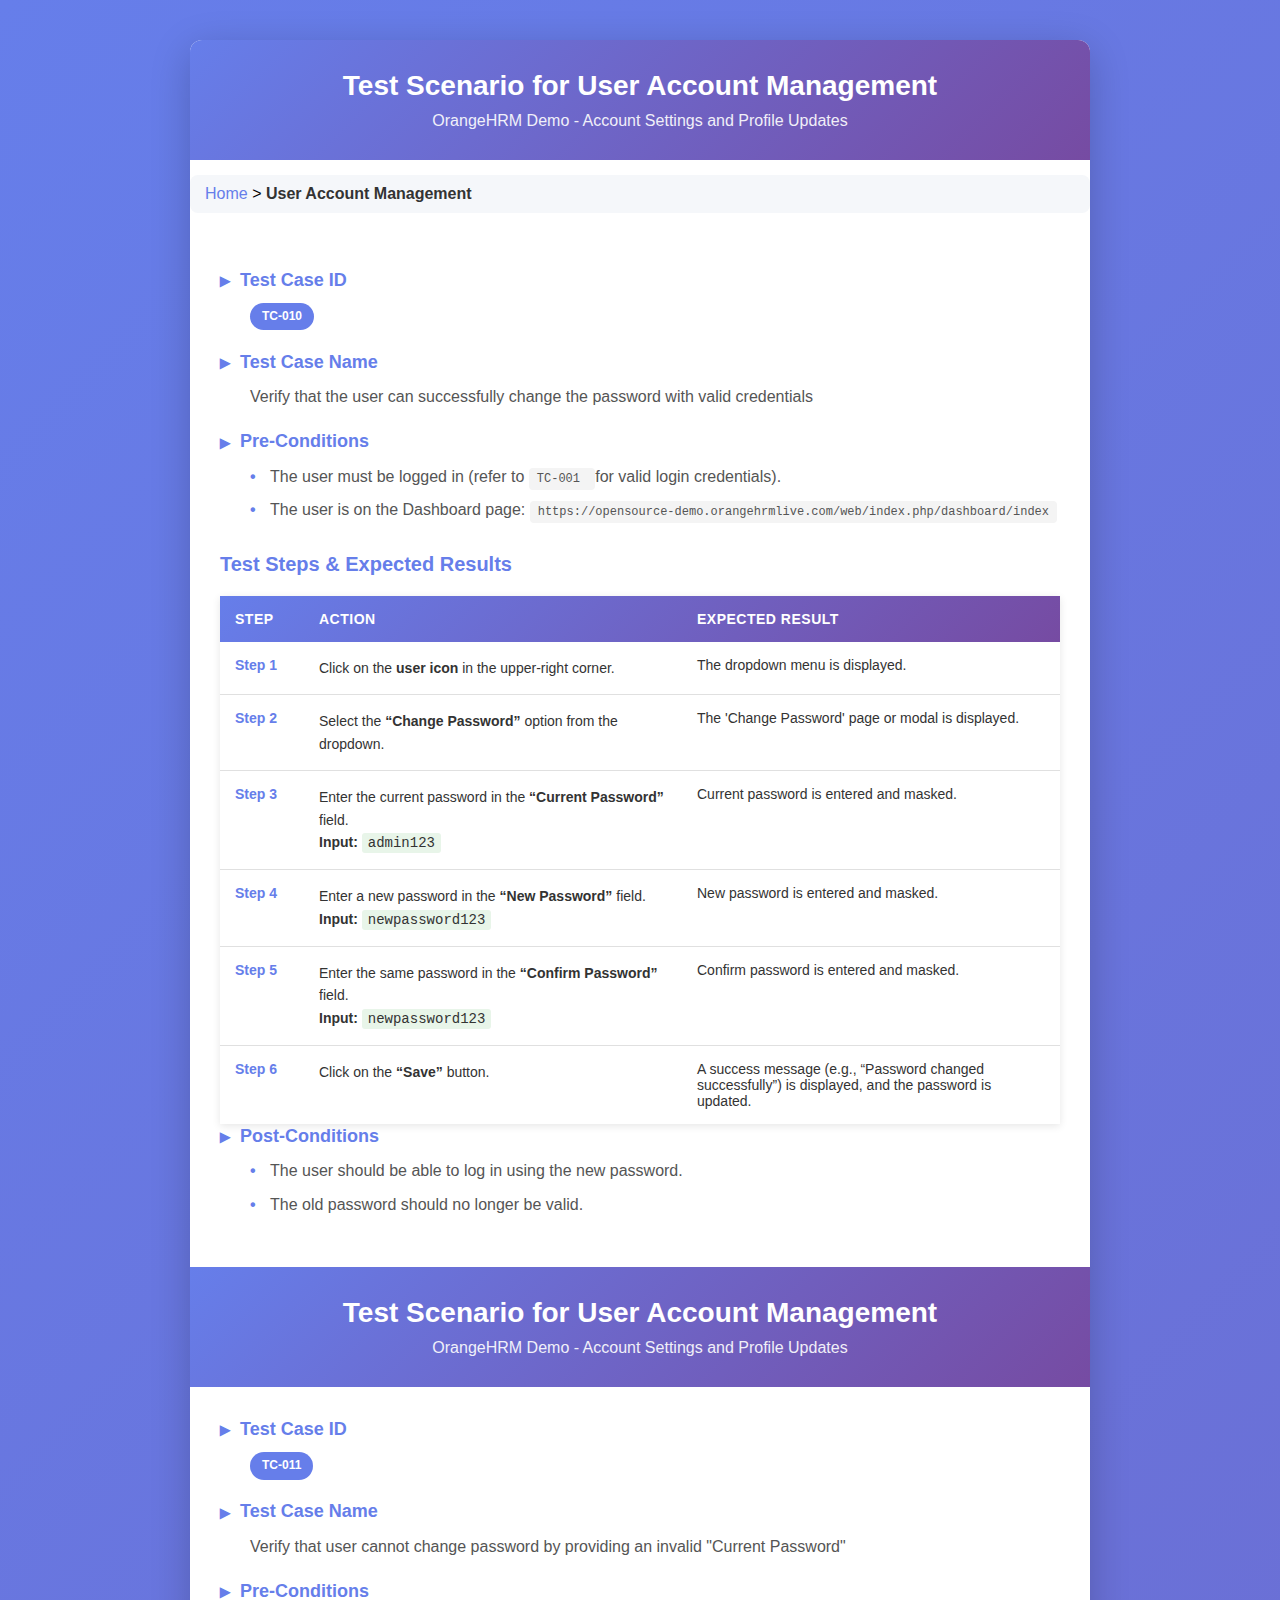
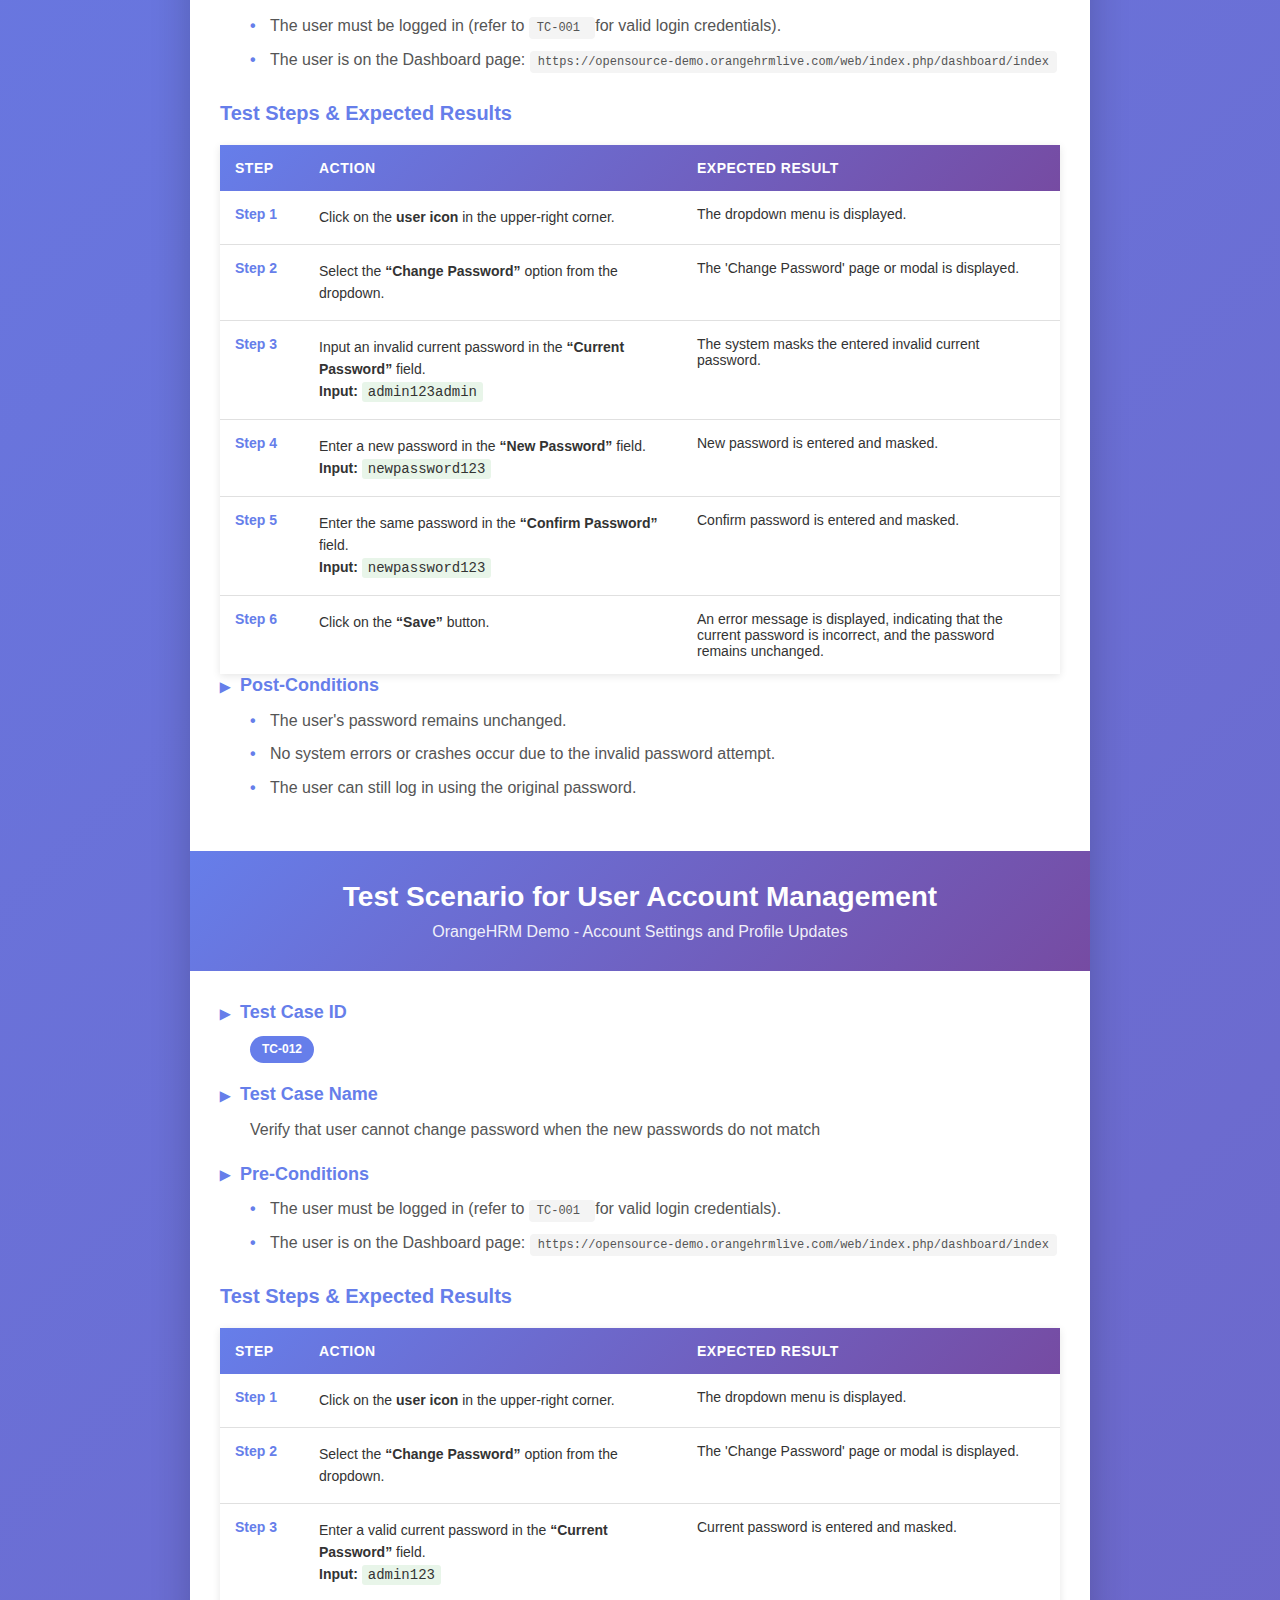
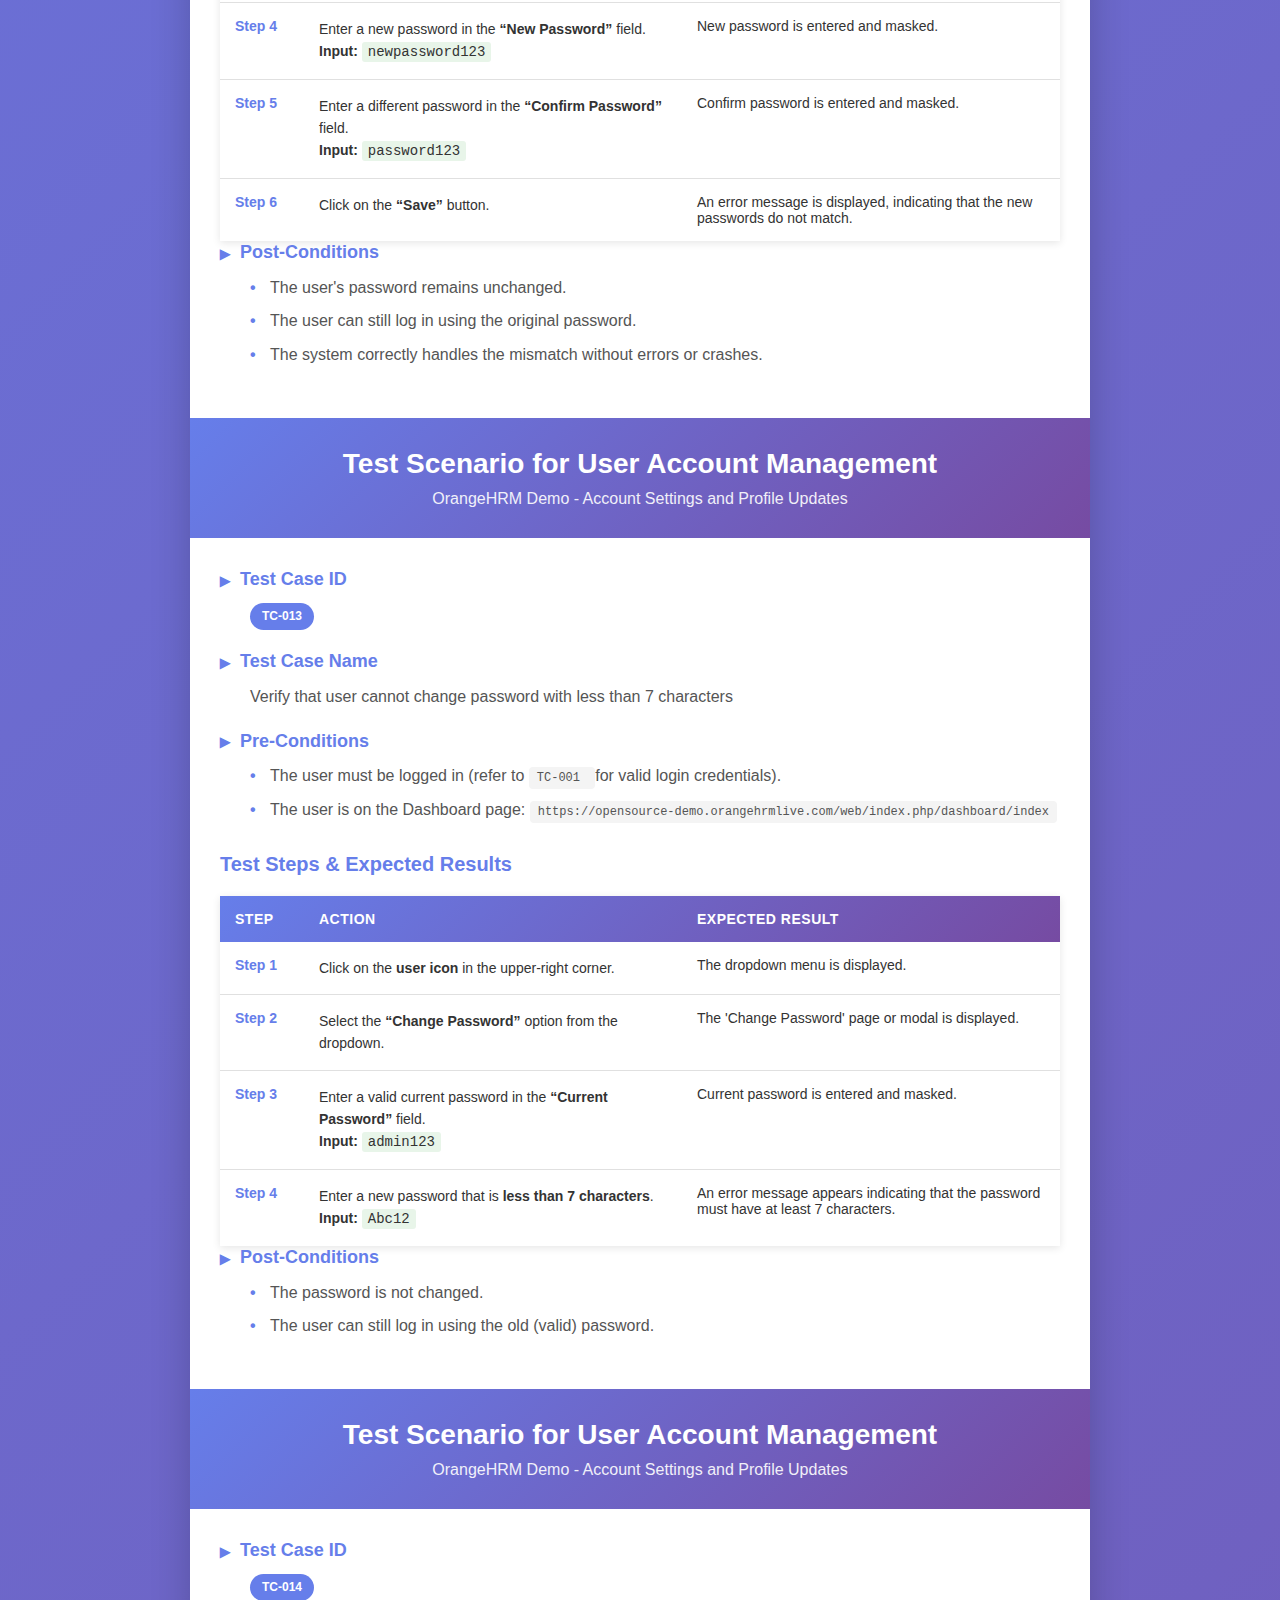
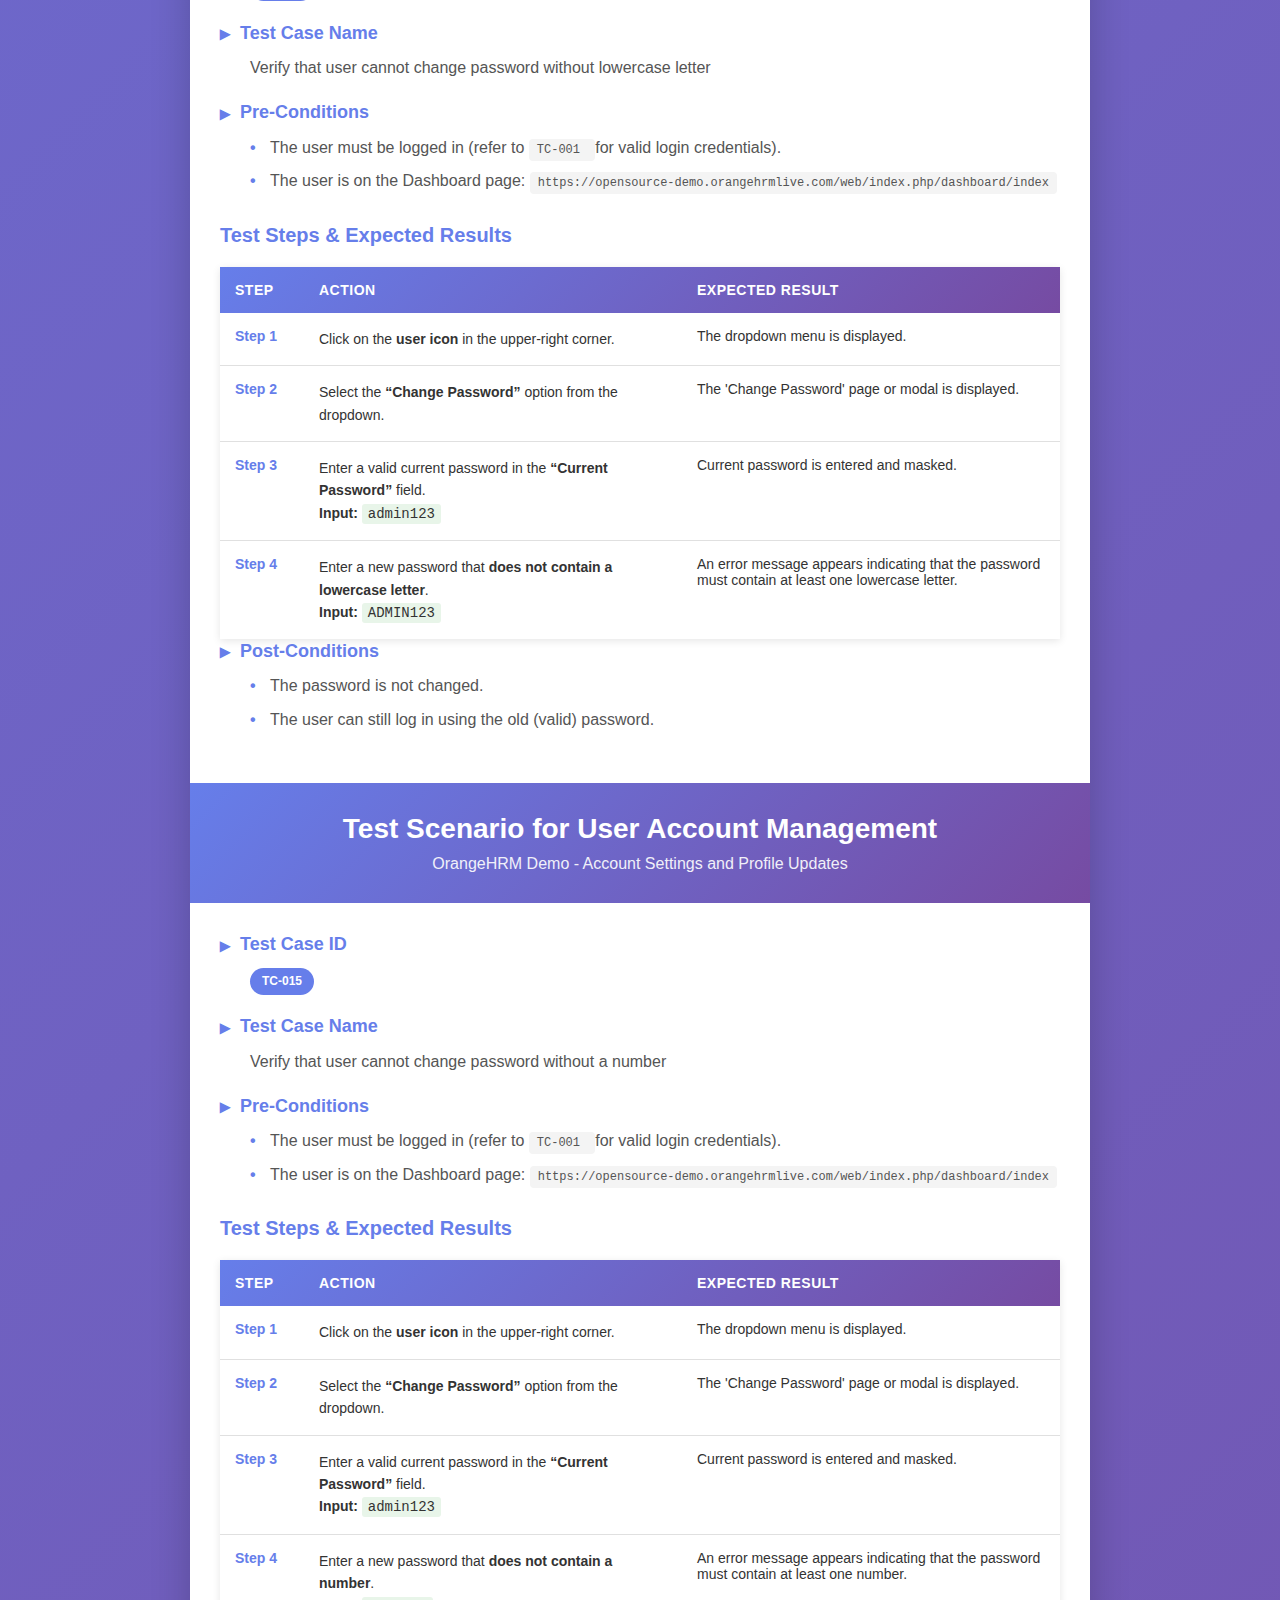
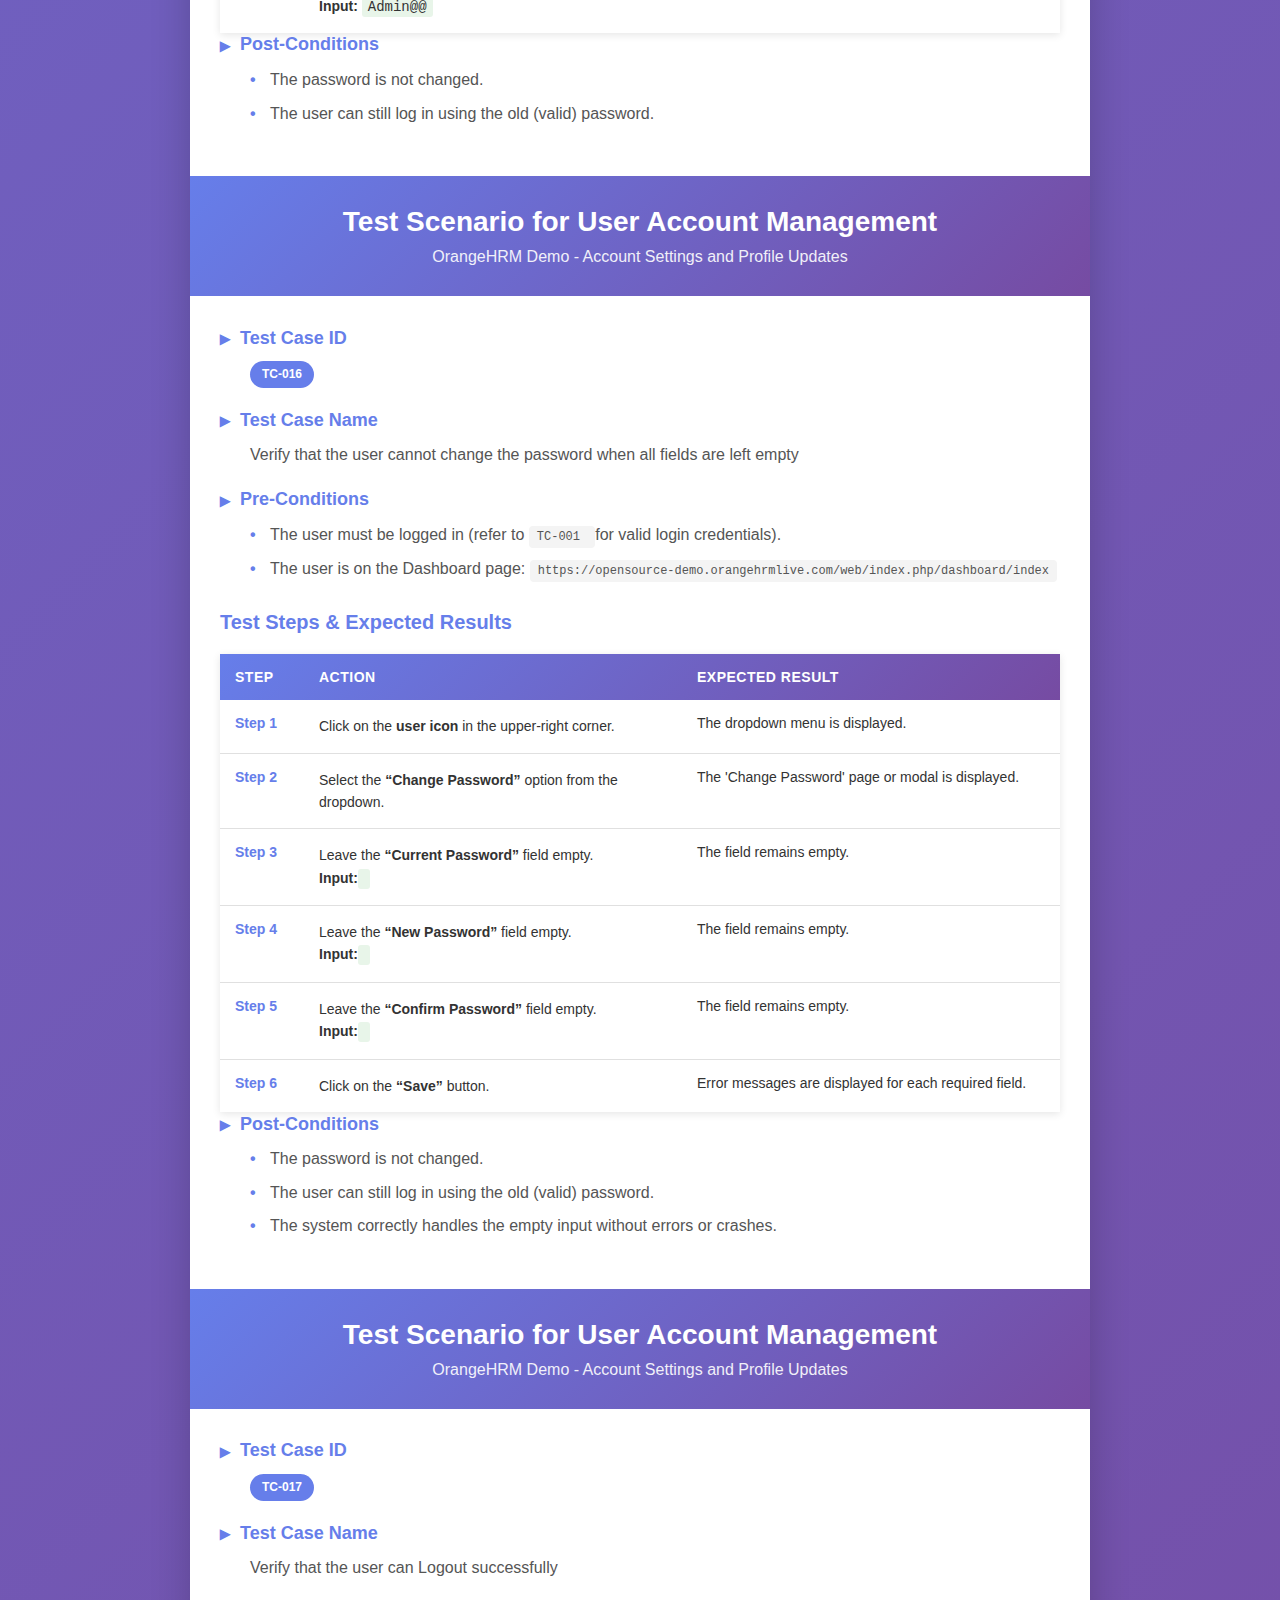
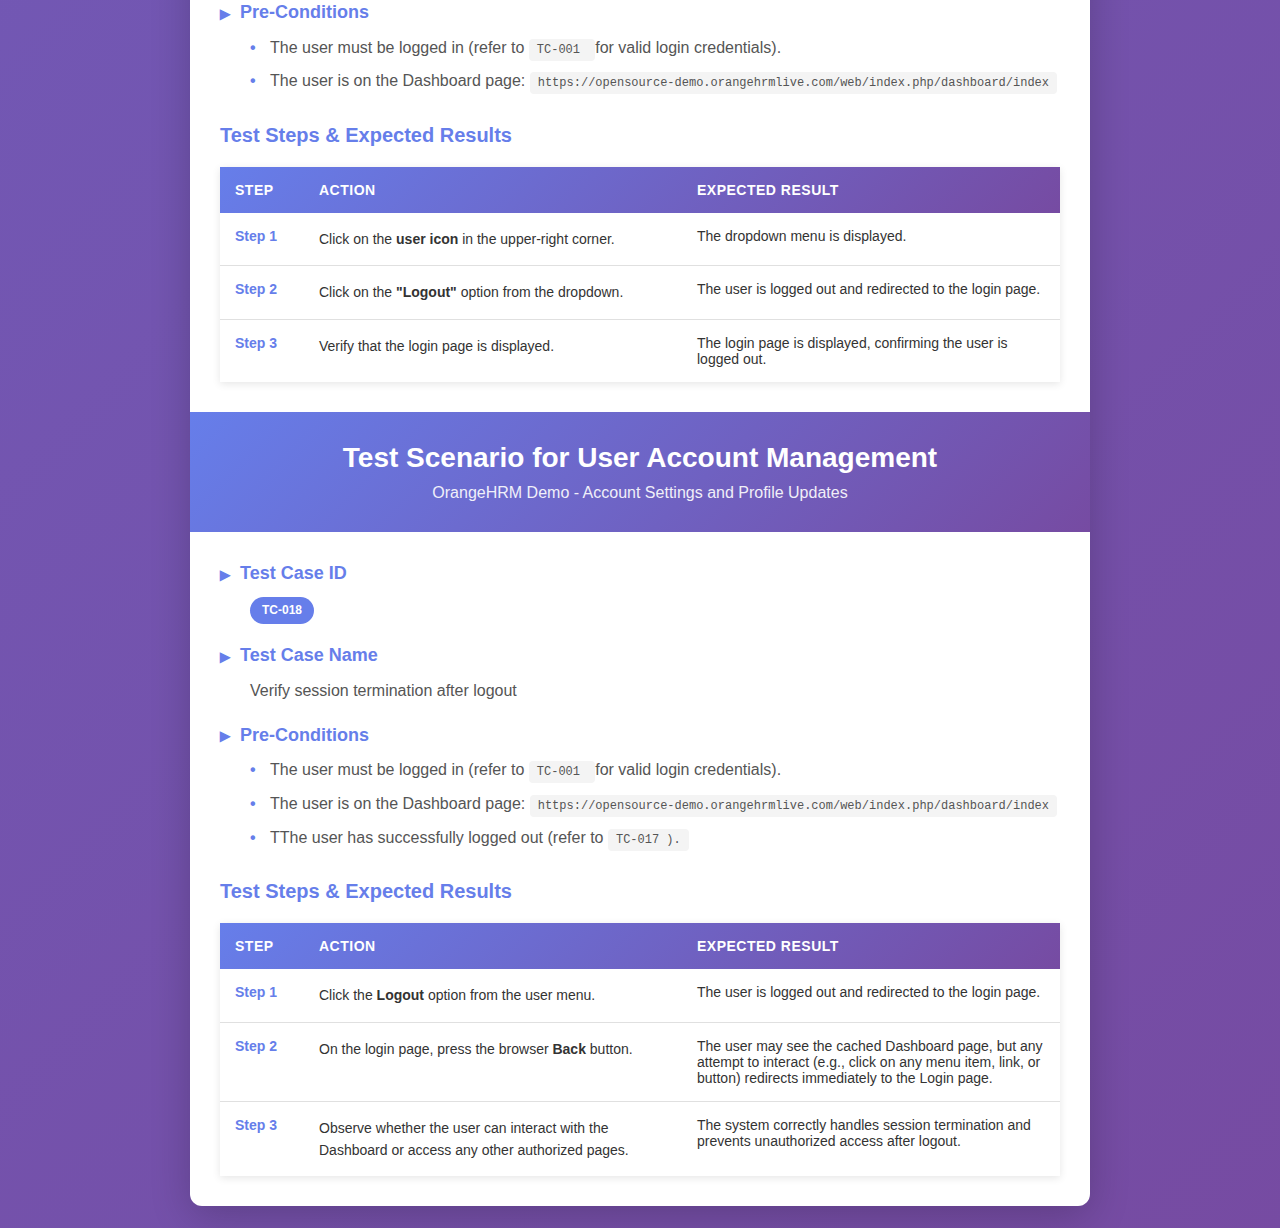
<file: html/user-account-management.html>
<!DOCTYPE html>
<html lang="en">

<head>
    <meta charset="UTF-8">
    <meta name="viewport" content="width=device-width, initial-scale=1.0">
    <link rel="stylesheet" href="../css/TC_style.css">
    <title>Test Scenario for User Account Management</title>

</head>

<body>

    <!-- Account Settings Functionality -->
    <div class="container">
        <div class="header">
            <h1>Test Scenario for User Account Management</h1>
            <p>OrangeHRM Demo - Account Settings and Profile Updates</p>
        </div>

        <div id="breadcrumb-container"></div>

        <script>
            fetch('breadcrumb.html')
                .then(response => response.text())
                .then(data => {
                    document.getElementById('breadcrumb-container').innerHTML = data;

                    // Promeni naziv trenutne stranice
                    document.getElementById('breadcrumb-current').textContent = "User Account Management"; // Promeni za svaku stranicu
                });
        </script>

        <!-- TC010 -->
        <div class="content">
            <div class="info-section">
                <div class="info-item">
                    <h3>Test Case ID</h3>
                    <p><span class="badge">TC-010</span></p>
                </div>

                <div class="info-item">
                    <h3>Test Case Name</h3>
                    <p>Verify that the user can successfully change the password with valid credentials</p>
                </div>

                <div class="info-item">
                    <h3>Pre-Conditions</h3>
                    <ul>
                        <li>The user must be logged in (refer to
                            <code style="background: #f4f4f4; padding: 4px 8px; border-radius: 4px; font-size: 12px;">TC-001
                                </code>for valid login credentials).
                        </li>
                        <li>The user is on the Dashboard page:
                            <code style="background: #f4f4f4; padding: 4px 8px; border-radius: 4px; font-size: 12px;">https://opensource-demo.orangehrmlive.com/web/index.php/dashboard/index
                                </code>
                        </li>
                    </ul>
                </div>
            </div>

            <h3 style="color: #667eea; margin-bottom: 15px; font-size: 20px;">Test Steps & Expected Results</h3>

            <table>
                <thead>
                    <tr>
                        <th style="width: 10%;">Step</th>
                        <th style="width: 45%;">Action</th>
                        <th style="width: 45%;">Expected Result</th>
                    </tr>
                </thead>
                <tbody>
                    <tr>
                        <td class="step-number">Step 1</td>
                        <td class="step-description">
                            Click on the <b>user icon </b>in the upper-right corner.<br>
                        </td>
                        <td>The dropdown menu is displayed.</td>
                    </tr>
                    <tr>
                        <td class="step-number">Step 2</td>
                        <td class="step-description">
                            Select the <b>“Change Password”</b> option from the dropdown.<br>
                        </td>
                        <td>The 'Change Password' page or modal is displayed.</td>
                    </tr>
                    <tr>
                        <td class="step-number">Step 3</td>
                        <td class="step-description">
                            Enter the current password in the <b>“Current Password”</b> field.<br>
                            <strong>Input:</strong> <code
                                style="background: #e8f5e9; padding: 2px 6px; border-radius: 3px;">admin123</code>
                        </td>
                        <td>Current password is entered and masked.</td>
                    </tr>
                    <tr>
                        <td class="step-number">Step 4</td>
                        <td class="step-description">
                            Enter a new password in the <b>“New Password”</b> field.<br>
                            <strong>Input:</strong> <code
                                style="background: #e8f5e9; padding: 2px 6px; border-radius: 3px;">newpassword123</code>
                        </td>
                        <td>New password is entered and masked.</td>
                    </tr>
                    <tr>
                        <td class="step-number">Step 5</td>
                        <td class="step-description">
                            Enter the same password in the <b>“Confirm Password”</b> field.<br>
                            <strong>Input:</strong> <code
                                style="background: #e8f5e9; padding: 2px 6px; border-radius: 3px;">newpassword123</code>
                        </td>
                        <td>Confirm password is entered and masked.</td>
                    </tr>
                    <tr>
                        <td class="step-number">Step 6</td>
                        <td class="step-description">
                            Click on the <b>“Save”</b> button.
                        </td>
                        <td>A success message (e.g., “Password changed successfully”) is displayed, and the password
                            is updated.</td>
                    </tr>
                </tbody>
            </table>

            <div class="info-item">
                <h3>Post-Conditions</h3>
                <ul>
                    <li>The user should be able to log in using the new password.</li>
                    <li>The old password should no longer be valid.</li>
                </ul>
            </div>
        </div>

        <!-- TC011 -->
        <div class="header">
            <h1>Test Scenario for User Account Management</h1>
            <p>OrangeHRM Demo - Account Settings and Profile Updates</p>
        </div>
        <div class="content">
            <div class="info-section">
                <div class="info-item">
                    <h3>Test Case ID</h3>
                    <p><span class="badge">TC-011</span></p>
                </div>

                <div class="info-item">
                    <h3>Test Case Name</h3>
                    <p>Verify that user cannot change password by providing an invalid "Current Password"</p>
                </div>

                <div class="info-item">
                    <h3>Pre-Conditions</h3>
                    <ul>
                        <li>The user must be logged in (refer to
                            <code style="background: #f4f4f4; padding: 4px 8px; border-radius: 4px; font-size: 12px;">TC-001
                                </code>for valid login credentials).
                        </li>
                        <li>The user is on the Dashboard page:
                            <code style="background: #f4f4f4; padding: 4px 8px; border-radius: 4px; font-size: 12px;">https://opensource-demo.orangehrmlive.com/web/index.php/dashboard/index
                                </code>
                        </li>
                    </ul>
                </div>
            </div>

            <h3 style="color: #667eea; margin-bottom: 15px; font-size: 20px;">Test Steps & Expected Results</h3>

            <table>
                <thead>
                    <tr>
                        <th style="width: 10%;">Step</th>
                        <th style="width: 45%;">Action</th>
                        <th style="width: 45%;">Expected Result</th>
                    </tr>
                </thead>
                <tbody>
                    <tr>
                        <td class="step-number">Step 1</td>
                        <td class="step-description">
                            Click on the <b>user icon </b>in the upper-right corner.<br>
                        </td>
                        <td>The dropdown menu is displayed.</td>
                    </tr>
                    <tr>
                        <td class="step-number">Step 2</td>
                        <td class="step-description">
                            Select the <b>“Change Password”</b> option from the dropdown.<br>
                        </td>
                        <td>The 'Change Password' page or modal is displayed.</td>
                    </tr>
                    <tr>
                        <td class="step-number">Step 3</td>
                        <td class="step-description">
                            Input an invalid current password in the <b>“Current Password”</b> field.<br>
                            <strong>Input:</strong> <code
                                style="background: #e8f5e9; padding: 2px 6px; border-radius: 3px;">admin123admin</code>
                        </td>
                        <td>The system masks the entered invalid current password.</td>
                    </tr>
                    <tr>
                        <td class="step-number">Step 4</td>
                        <td class="step-description">
                            Enter a new password in the <b>“New Password”</b> field.<br>
                            <strong>Input:</strong> <code
                                style="background: #e8f5e9; padding: 2px 6px; border-radius: 3px;">newpassword123</code>
                        </td>
                        <td>New password is entered and masked.</td>
                    </tr>
                    <tr>
                        <td class="step-number">Step 5</td>
                        <td class="step-description">
                            Enter the same password in the <b>“Confirm Password”</b> field.<br>
                            <strong>Input:</strong> <code
                                style="background: #e8f5e9; padding: 2px 6px; border-radius: 3px;">newpassword123</code>
                        </td>
                        <td>Confirm password is entered and masked.</td>
                    </tr>
                    <tr>
                        <td class="step-number">Step 6</td>
                        <td class="step-description">
                            Click on the <b>“Save”</b> button.
                        </td>
                        <td>An error message is displayed, indicating that the current password is incorrect, and the
                            password remains unchanged.</td>
                    </tr>
                </tbody>
            </table>

            <div class="info-item">
                <h3>Post-Conditions</h3>
                <ul>
                    <li>The user's password remains unchanged.</li>
                    <li>No system errors or crashes occur due to the invalid password attempt.</li>
                    <li>The user can still log in using the original password.</li>
                </ul>
            </div>
        </div>

        <!-- TC012 -->
        <div class="header">
            <h1>Test Scenario for User Account Management</h1>
            <p>OrangeHRM Demo - Account Settings and Profile Updates</p>
        </div>
        <div class="content">
            <div class="info-section">
                <div class="info-item">
                    <h3>Test Case ID</h3>
                    <p><span class="badge">TC-012</span></p>
                </div>

                <div class="info-item">
                    <h3>Test Case Name</h3>
                    <p>Verify that user cannot change password when the new passwords do not match</p>
                </div>

                <div class="info-item">
                    <h3>Pre-Conditions</h3>
                    <ul>
                        <li>The user must be logged in (refer to
                            <code style="background: #f4f4f4; padding: 4px 8px; border-radius: 4px; font-size: 12px;">TC-001
                                </code>for valid login credentials).
                        </li>
                        <li>The user is on the Dashboard page:
                            <code style="background: #f4f4f4; padding: 4px 8px; border-radius: 4px; font-size: 12px;">https://opensource-demo.orangehrmlive.com/web/index.php/dashboard/index
                                </code>
                        </li>
                    </ul>
                </div>
            </div>

            <h3 style="color: #667eea; margin-bottom: 15px; font-size: 20px;">Test Steps & Expected Results</h3>

            <table>
                <thead>
                    <tr>
                        <th style="width: 10%;">Step</th>
                        <th style="width: 45%;">Action</th>
                        <th style="width: 45%;">Expected Result</th>
                    </tr>
                </thead>
                <tbody>
                    <tr>
                        <td class="step-number">Step 1</td>
                        <td class="step-description">
                            Click on the <b>user icon </b>in the upper-right corner.<br>
                        </td>
                        <td>The dropdown menu is displayed.</td>
                    </tr>
                    <tr>
                        <td class="step-number">Step 2</td>
                        <td class="step-description">
                            Select the <b>“Change Password”</b> option from the dropdown.<br>
                        </td>
                        <td>The 'Change Password' page or modal is displayed.</td>
                    </tr>
                    <tr>
                        <td class="step-number">Step 3</td>
                        <td class="step-description">
                            Enter a valid current password in the <b>“Current Password”</b> field.<br>
                            <strong>Input:</strong> <code
                                style="background: #e8f5e9; padding: 2px 6px; border-radius: 3px;">admin123</code>
                        </td>
                        <td>Current password is entered and masked.</td>
                    </tr>
                    <tr>
                        <td class="step-number">Step 4</td>
                        <td class="step-description">
                            Enter a new password in the <b>“New Password”</b> field.<br>
                            <strong>Input:</strong> <code
                                style="background: #e8f5e9; padding: 2px 6px; border-radius: 3px;">newpassword123</code>
                        </td>
                        <td>New password is entered and masked.</td>
                    </tr>
                    <tr>
                        <td class="step-number">Step 5</td>
                        <td class="step-description">
                            Enter a different password in the <b>“Confirm Password”</b> field.<br>
                            <strong>Input:</strong> <code
                                style="background: #e8f5e9; padding: 2px 6px; border-radius: 3px;">password123</code>
                        </td>
                        <td>Confirm password is entered and masked.</td>
                    </tr>
                    <tr>
                        <td class="step-number">Step 6</td>
                        <td class="step-description">
                            Click on the <b>“Save”</b> button.
                        </td>
                        <td>An error message is displayed, indicating that the new passwords do not match.</td>
                    </tr>
                </tbody>
            </table>

            <div class="info-item">
                <h3>Post-Conditions</h3>
                <ul>
                    <li>The user's password remains unchanged.</li>
                    <li>The user can still log in using the original password.</li>
                    <li>The system correctly handles the mismatch without errors or crashes.</li>
                </ul>
            </div>
        </div>

        <!-- TC013 -->
        <div class="header">
            <h1>Test Scenario for User Account Management</h1>
            <p>OrangeHRM Demo - Account Settings and Profile Updates</p>
        </div>
        <div class="content">
            <div class="info-section">
                <div class="info-item">
                    <h3>Test Case ID</h3>
                    <p><span class="badge">TC-013</span></p>
                </div>

                <div class="info-item">
                    <h3>Test Case Name</h3>
                    <p>Verify that user cannot change password with less than 7 characters</p>
                </div>

                <div class="info-item">
                    <h3>Pre-Conditions</h3>
                    <ul>
                        <li>The user must be logged in (refer to
                            <code style="background: #f4f4f4; padding: 4px 8px; border-radius: 4px; font-size: 12px;">TC-001
                                </code>for valid login credentials).
                        </li>
                        <li>The user is on the Dashboard page:
                            <code style="background: #f4f4f4; padding: 4px 8px; border-radius: 4px; font-size: 12px;">https://opensource-demo.orangehrmlive.com/web/index.php/dashboard/index
                                </code>
                        </li>
                    </ul>
                </div>
            </div>

            <h3 style="color: #667eea; margin-bottom: 15px; font-size: 20px;">Test Steps & Expected Results</h3>

            <table>
                <thead>
                    <tr>
                        <th style="width: 10%;">Step</th>
                        <th style="width: 45%;">Action</th>
                        <th style="width: 45%;">Expected Result</th>
                    </tr>
                </thead>
                <tbody>
                    <tr>
                        <td class="step-number">Step 1</td>
                        <td class="step-description">
                            Click on the <b>user icon </b>in the upper-right corner.<br>
                        </td>
                        <td>The dropdown menu is displayed.</td>
                    </tr>
                    <tr>
                        <td class="step-number">Step 2</td>
                        <td class="step-description">
                            Select the <b>“Change Password”</b> option from the dropdown.<br>
                        </td>
                        <td>The 'Change Password' page or modal is displayed.</td>
                    </tr>
                    <tr>
                        <td class="step-number">Step 3</td>
                        <td class="step-description">
                            Enter a valid current password in the <b>“Current Password”</b> field.<br>
                            <strong>Input:</strong> <code
                                style="background: #e8f5e9; padding: 2px 6px; border-radius: 3px;">admin123</code>
                        </td>
                        <td>Current password is entered and masked.</td>
                    </tr>
                    <tr>
                        <td class="step-number">Step 4</td>
                        <td class="step-description">
                            Enter a new password that is <b>less than 7 characters</b>.<br>
                            <strong>Input:</strong> <code
                                style="background: #e8f5e9; padding: 2px 6px; border-radius: 3px;">Abc12</code>
                        </td>
                        <td>An error message appears indicating that the password must have at least 7 characters.</td>
                    </tr>

                </tbody>
            </table>

            <div class="info-item">
                <h3>Post-Conditions</h3>
                <ul>
                    <li>The password is not changed.</li>
                    <li>The user can still log in using the old (valid) password.</li>
                </ul>
            </div>
        </div>

        <!-- TC014 -->
        <div class="header">
            <h1>Test Scenario for User Account Management</h1>
            <p>OrangeHRM Demo - Account Settings and Profile Updates</p>
        </div>
        <div class="content">
            <div class="info-section">
                <div class="info-item">
                    <h3>Test Case ID</h3>
                    <p><span class="badge">TC-014</span></p>
                </div>

                <div class="info-item">
                    <h3>Test Case Name</h3>
                    <p>Verify that user cannot change password without lowercase letter</p>
                </div>

                <div class="info-item">
                    <h3>Pre-Conditions</h3>
                    <ul>
                        <li>The user must be logged in (refer to
                            <code style="background: #f4f4f4; padding: 4px 8px; border-radius: 4px; font-size: 12px;">TC-001
                                </code>for valid login credentials).
                        </li>
                        <li>The user is on the Dashboard page:
                            <code style="background: #f4f4f4; padding: 4px 8px; border-radius: 4px; font-size: 12px;">https://opensource-demo.orangehrmlive.com/web/index.php/dashboard/index
                                </code>
                        </li>
                    </ul>
                </div>
            </div>

            <h3 style="color: #667eea; margin-bottom: 15px; font-size: 20px;">Test Steps & Expected Results</h3>

            <table>
                <thead>
                    <tr>
                        <th style="width: 10%;">Step</th>
                        <th style="width: 45%;">Action</th>
                        <th style="width: 45%;">Expected Result</th>
                    </tr>
                </thead>
                <tbody>
                    <tr>
                        <td class="step-number">Step 1</td>
                        <td class="step-description">
                            Click on the <b>user icon </b>in the upper-right corner.<br>
                        </td>
                        <td>The dropdown menu is displayed.</td>
                    </tr>
                    <tr>
                        <td class="step-number">Step 2</td>
                        <td class="step-description">
                            Select the <b>“Change Password”</b> option from the dropdown.<br>
                        </td>
                        <td>The 'Change Password' page or modal is displayed.</td>
                    </tr>
                    <tr>
                        <td class="step-number">Step 3</td>
                        <td class="step-description">
                            Enter a valid current password in the <b>“Current Password”</b> field.<br>
                            <strong>Input:</strong> <code
                                style="background: #e8f5e9; padding: 2px 6px; border-radius: 3px;">admin123</code>
                        </td>
                        <td>Current password is entered and masked.</td>
                    </tr>
                    <tr>
                        <td class="step-number">Step 4</td>
                        <td class="step-description">
                            Enter a new password that <b>does not contain a lowercase letter</b>.<br>
                            <strong>Input:</strong> <code
                                style="background: #e8f5e9; padding: 2px 6px; border-radius: 3px;">ADMIN123</code>
                        </td>
                        <td>An error message appears indicating that the password must contain at least one lowercase
                            letter.</td>
                    </tr>

                </tbody>
            </table>

            <div class="info-item">
                <h3>Post-Conditions</h3>
                <ul>
                    <li>The password is not changed.</li>
                    <li>The user can still log in using the old (valid) password.</li>
                </ul>
            </div>
        </div>

        <!-- TC015 -->
        <div class="header">
            <h1>Test Scenario for User Account Management</h1>
            <p>OrangeHRM Demo - Account Settings and Profile Updates</p>
        </div>
        <div class="content">
            <div class="info-section">
                <div class="info-item">
                    <h3>Test Case ID</h3>
                    <p><span class="badge">TC-015</span></p>
                </div>

                <div class="info-item">
                    <h3>Test Case Name</h3>
                    <p>Verify that user cannot change password without a number</p>
                </div>

                <div class="info-item">
                    <h3>Pre-Conditions</h3>
                    <ul>
                        <li>The user must be logged in (refer to
                            <code style="background: #f4f4f4; padding: 4px 8px; border-radius: 4px; font-size: 12px;">TC-001
                                </code>for valid login credentials).
                        </li>
                        <li>The user is on the Dashboard page:
                            <code style="background: #f4f4f4; padding: 4px 8px; border-radius: 4px; font-size: 12px;">https://opensource-demo.orangehrmlive.com/web/index.php/dashboard/index
                                </code>
                        </li>
                    </ul>
                </div>
            </div>

            <h3 style="color: #667eea; margin-bottom: 15px; font-size: 20px;">Test Steps & Expected Results</h3>

            <table>
                <thead>
                    <tr>
                        <th style="width: 10%;">Step</th>
                        <th style="width: 45%;">Action</th>
                        <th style="width: 45%;">Expected Result</th>
                    </tr>
                </thead>
                <tbody>
                    <tr>
                        <td class="step-number">Step 1</td>
                        <td class="step-description">
                            Click on the <b>user icon </b>in the upper-right corner.<br>
                        </td>
                        <td>The dropdown menu is displayed.</td>
                    </tr>
                    <tr>
                        <td class="step-number">Step 2</td>
                        <td class="step-description">
                            Select the <b>“Change Password”</b> option from the dropdown.<br>
                        </td>
                        <td>The 'Change Password' page or modal is displayed.</td>
                    </tr>
                    <tr>
                        <td class="step-number">Step 3</td>
                        <td class="step-description">
                            Enter a valid current password in the <b>“Current Password”</b> field.<br>
                            <strong>Input:</strong> <code
                                style="background: #e8f5e9; padding: 2px 6px; border-radius: 3px;">admin123</code>
                        </td>
                        <td>Current password is entered and masked.</td>
                    </tr>
                    <tr>
                        <td class="step-number">Step 4</td>
                        <td class="step-description">
                            Enter a new password that <b>does not contain a number</b>.<br>
                            <strong>Input:</strong> <code
                                style="background: #e8f5e9; padding: 2px 6px; border-radius: 3px;">Admin@@</code>
                        </td>
                        <td>An error message appears indicating that the password must contain at least one number.</td>
                    </tr>

                </tbody>
            </table>

            <div class="info-item">
                <h3>Post-Conditions</h3>
                <ul>
                    <li>The password is not changed.</li>
                    <li>The user can still log in using the old (valid) password.</li>
                </ul>
            </div>
        </div>

        <!-- TC016 -->
        <div class="header">
            <h1>Test Scenario for User Account Management</h1>
            <p>OrangeHRM Demo - Account Settings and Profile Updates</p>
        </div>
        <div class="content">
            <div class="info-section">
                <div class="info-item">
                    <h3>Test Case ID</h3>
                    <p><span class="badge">TC-016</span></p>
                </div>

                <div class="info-item">
                    <h3>Test Case Name</h3>
                    <p>Verify that the user cannot change the password when all fields are left empty</p>
                </div>

                <div class="info-item">
                    <h3>Pre-Conditions</h3>
                    <ul>
                        <li>The user must be logged in (refer to
                            <code style="background: #f4f4f4; padding: 4px 8px; border-radius: 4px; font-size: 12px;">TC-001
                                </code>for valid login credentials).
                        </li>
                        <li>The user is on the Dashboard page:
                            <code style="background: #f4f4f4; padding: 4px 8px; border-radius: 4px; font-size: 12px;">https://opensource-demo.orangehrmlive.com/web/index.php/dashboard/index
                                </code>
                        </li>
                    </ul>
                </div>
            </div>

            <h3 style="color: #667eea; margin-bottom: 15px; font-size: 20px;">Test Steps & Expected Results</h3>

            <table>
                <thead>
                    <tr>
                        <th style="width: 10%;">Step</th>
                        <th style="width: 45%;">Action</th>
                        <th style="width: 45%;">Expected Result</th>
                    </tr>
                </thead>
                <tbody>
                    <tr>
                        <td class="step-number">Step 1</td>
                        <td class="step-description">
                            Click on the <b>user icon </b>in the upper-right corner.<br>
                        </td>
                        <td>The dropdown menu is displayed.</td>
                    </tr>
                    <tr>
                        <td class="step-number">Step 2</td>
                        <td class="step-description">
                            Select the <b>“Change Password”</b> option from the dropdown.<br>
                        </td>
                        <td>The 'Change Password' page or modal is displayed.</td>
                    </tr>
                    <tr>
                        <td class="step-number">Step 3</td>
                        <td class="step-description">
                            Leave the <b>“Current Password”</b> field empty.<br>
                            <strong>Input:</strong> <code
                                style="background: #e8f5e9; padding: 2px 6px; border-radius: 3px;"></code>
                        </td>
                        <td>The field remains empty.</td>
                    </tr>
                    <tr>
                        <td class="step-number">Step 4</td>
                        <td class="step-description">
                            Leave the <b>“New Password”</b> field empty.<br>
                            <strong>Input:</strong> <code
                                style="background: #e8f5e9; padding: 2px 6px; border-radius: 3px;"></code>
                        </td>
                        <td>The field remains empty.</td>
                    </tr>
                    <tr>
                        <td class="step-number">Step 5</td>
                        <td class="step-description">
                            Leave the <b>“Confirm Password”</b> field empty.<br>
                            <strong>Input:</strong> <code
                                style="background: #e8f5e9; padding: 2px 6px; border-radius: 3px;"></code>
                        </td>
                        <td>The field remains empty.</td>
                    </tr>
                    <tr>
                        <td class="step-number">Step 6</td>
                        <td class="step-description">
                            Click on the <b>“Save”</b> button.<br>
                        </td>
                        <td>Error messages are displayed for each required field.</td>
                    </tr>

                </tbody>
            </table>

            <div class="info-item">
                <h3>Post-Conditions</h3>
                <ul>
                    <li>The password is not changed.</li>
                    <li>The user can still log in using the old (valid) password.</li>
                    <li>The system correctly handles the empty input without errors or crashes.</li>
                </ul>
            </div>
        </div>

        <!-- TC017 -->
        <div class="header">
            <h1>Test Scenario for User Account Management</h1>
            <p>OrangeHRM Demo - Account Settings and Profile Updates</p>
        </div>
        <div class="content">
            <div class="info-section">
                <div class="info-item">
                    <h3>Test Case ID</h3>
                    <p><span class="badge">TC-017</span></p>
                </div>

                <div class="info-item">
                    <h3>Test Case Name</h3>
                    <p>Verify that the user can Logout successfully</p>
                </div>

                <div class="info-item">
                    <h3>Pre-Conditions</h3>
                    <ul>
                        <li>The user must be logged in (refer to
                            <code style="background: #f4f4f4; padding: 4px 8px; border-radius: 4px; font-size: 12px;">TC-001
                                </code>for valid login credentials).
                        </li>
                        <li>The user is on the Dashboard page:
                            <code style="background: #f4f4f4; padding: 4px 8px; border-radius: 4px; font-size: 12px;">https://opensource-demo.orangehrmlive.com/web/index.php/dashboard/index
                                </code>
                        </li>
                    </ul>
                </div>
            </div>

            <h3 style="color: #667eea; margin-bottom: 15px; font-size: 20px;">Test Steps & Expected Results</h3>

            <table>
                <thead>
                    <tr>
                        <th style="width: 10%;">Step</th>
                        <th style="width: 45%;">Action</th>
                        <th style="width: 45%;">Expected Result</th>
                    </tr>
                </thead>
                <tbody>
                    <tr>
                        <td class="step-number">Step 1</td>
                        <td class="step-description">
                            Click on the <b>user icon </b>in the upper-right corner.<br>
                        </td>
                        <td>The dropdown menu is displayed.</td>
                    </tr>
                    <tr>
                        <td class="step-number">Step 2</td>
                        <td class="step-description">
                            Click on the <b>"Logout"</b> option from the dropdown.<br>
                        </td>
                        <td>The user is logged out and redirected to the login page.</td>
                    </tr>
                    <tr>
                        <td class="step-number">Step 3</td>
                        <td class="step-description">
                            Verify that the login page is displayed.
                        </td>
                        <td>The login page is displayed, confirming the user is logged out.</td>
                    </tr>

                </tbody>
            </table>
        </div>

        <!-- TC018 -->
        <div class="header">
            <h1>Test Scenario for User Account Management</h1>
            <p>OrangeHRM Demo - Account Settings and Profile Updates</p>
        </div>
        <div class="content">
            <div class="info-section">
                <div class="info-item">
                    <h3>Test Case ID</h3>
                    <p><span class="badge">TC-018</span></p>
                </div>

                <div class="info-item">
                    <h3>Test Case Name</h3>
                    <p>Verify session termination after logout</p>
                </div>

                <div class="info-item">
                    <h3>Pre-Conditions</h3>
                    <ul>
                        <li>The user must be logged in (refer to
                            <code style="background: #f4f4f4; padding: 4px 8px; border-radius: 4px; font-size: 12px;">TC-001
                                </code>for valid login credentials).
                        </li>
                        <li>The user is on the Dashboard page:
                            <code style="background: #f4f4f4; padding: 4px 8px; border-radius: 4px; font-size: 12px;">https://opensource-demo.orangehrmlive.com/web/index.php/dashboard/index
                                </code>
                        </li>
                        <li>TThe user has successfully logged out (refer to
                            <code style="background: #f4f4f4; padding: 4px 8px; border-radius: 4px; font-size: 12px;">TC-017
                                ).</code>
                        </li>
                    </ul>
                </div>
            </div>

            <h3 style="color: #667eea; margin-bottom: 15px; font-size: 20px;">Test Steps & Expected Results</h3>

            <table>
                <thead>
                    <tr>
                        <th style="width: 10%;">Step</th>
                        <th style="width: 45%;">Action</th>
                        <th style="width: 45%;">Expected Result</th>
                    </tr>
                </thead>
                <tbody>
                    <tr>
                        <td class="step-number">Step 1</td>
                        <td class="step-description">
                            Click the <b>Logout</b> option from the user menu.<br>
                        </td>
                        <td>The user is logged out and redirected to the login page.</td>
                    </tr>
                    <tr>
                        <td class="step-number">Step 2</td>
                        <td class="step-description">
                            On the login page, press the browser <b>Back</b> button.<br>
                        </td>
                        <td>The user may see the cached Dashboard page, but any attempt to interact (e.g., click on any
                            menu item, link, or button) redirects immediately to the Login page.</td>
                    </tr>
                    <tr>
                        <td class="step-number">Step 3</td>
                        <td class="step-description">
                            Observe whether the user can interact with the Dashboard or access any other authorized
                            pages.
                        </td>
                        <td>The system correctly handles session termination and prevents unauthorized access after
                            logout.</td>
                    </tr>

                </tbody>
            </table>
        </div>
    </div>

</body>

</html>
</file>
<file: css/style.css>
* {
    margin: 0;
    padding: 0;
    box-sizing: border-box;
}

body {
    font-family: 'Segoe UI', Tahoma, Geneva, Verdana, sans-serif;
    background: linear-gradient(135deg, #667eea 0%, #764ba2 100%);
    padding: 40px 20px;
    min-height: 100vh;
}

.container {
    max-width: 900px;
    margin: 0 auto;
    background: white;
    border-radius: 12px;
    box-shadow: 0 10px 40px rgba(0, 0, 0, 0.2);
    overflow: hidden;
}

.header {
    background: linear-gradient(135deg, #667eea 0%, #764ba2 100%);
    color: white;
    padding: 40px 30px;
    text-align: center;
}

.header h1 {
    font-size: 32px;
    margin-bottom: 10px;
    font-weight: 700;
}

.header p {
    font-size: 16px;
    opacity: 0.9;
}

.content {
    padding: 40px 30px;
}

.intro-section {
    margin-bottom: 40px;
    text-align: center;
}

.intro-section h2 {
    color: #667eea;
    font-size: 24px;
    margin-bottom: 15px;
}

.intro-section p {
    color: #555;
    line-height: 1.6;
    font-size: 16px;
}

.scenarios-grid {
    display: grid;
    grid-template-columns: repeat(auto-fit, minmax(280px, 1fr));
    gap: 20px;
    margin-top: 30px;
}

.scenario-card {
    background: white;
    border: 2px solid #e0e0e0;
    border-radius: 12px;
    padding: 25px;
    transition: all 0.3s ease;
    cursor: pointer;
    text-decoration: none;
    color: inherit;
    display: block;
    position: relative;
    overflow: hidden;
}

.scenario-card::before {
    content: '';
    position: absolute;
    top: 0;
    left: 0;
    width: 100%;
    height: 4px;
    background: linear-gradient(135deg, #667eea 0%, #764ba2 100%);
    transform: scaleX(0);
    transition: transform 0.3s ease;
}

.scenario-card:hover {
    transform: translateY(-5px);
    box-shadow: 0 8px 20px rgba(102, 126, 234, 0.3);
    border-color: #667eea;
}

.scenario-card:hover::before {
    transform: scaleX(1);
}

.scenario-number {
    display: inline-block;
    width: 50px;
    height: 50px;
    background: linear-gradient(135deg, #667eea 0%, #764ba2 100%);
    color: white;
    border-radius: 50%;
    line-height: 50px;
    text-align: center;
    font-weight: bold;
    font-size: 18px;
    margin-bottom: 15px;
}

.scenario-title {
    font-size: 18px;
    font-weight: 600;
    color: #333;
    margin-bottom: 10px;
}

.scenario-description {
    font-size: 14px;
    color: #666;
    line-height: 1.5;
}

.scenario-arrow {
    position: absolute;
    right: 20px;
    top: 50%;
    transform: translateY(-50%);
    font-size: 24px;
    color: #667eea;
    opacity: 0;
    transition: opacity 0.3s ease, right 0.3s ease;
}

.scenario-card:hover .scenario-arrow {
    opacity: 1;
    right: 15px;
}

.footer {
    text-align: center;
    padding: 20px;
    background: #f8f9fa;
    color: #666;
    font-size: 14px;
}

.badge {
    display: inline-block;
    padding: 4px 12px;
    border-radius: 20px;
    font-size: 12px;
    font-weight: 600;
    background: #667eea;
    color: white;
    margin-left: 10px;
}

@media (max-width: 768px) {
    .container {
        margin: 0 10px;
    }

    .header h1 {
        font-size: 24px;
    }

    .scenarios-grid {
        grid-template-columns: 1fr;
    }

    .content {
        padding: 30px 20px;
    }
}
</file>
<file: css/TC_style.css>
* {
      margin: 0;
      padding: 0;
      box-sizing: border-box;
  }

  body {
      font-family: 'Segoe UI', Tahoma, Geneva, Verdana, sans-serif;
      background: linear-gradient(135deg, #667eea 0%, #764ba2 100%);
      padding: 40px 20px;
      min-height: 100vh;
  }

  .container {
      max-width: 900px;
      margin: 0 auto;
      background: white;
      border-radius: 12px;
      box-shadow: 0 10px 40px rgba(0, 0, 0, 0.2);
      overflow: hidden;
  }

  .header {
      background: linear-gradient(135deg, #667eea 0%, #764ba2 100%);
      color: white;
      padding: 30px;
      text-align: center;
  }

  .header h1 {
      font-size: 28px;
      margin-bottom: 10px;
  }

  .header p {
      font-size: 16px;
      opacity: 0.9;
  }

  .content {
      padding: 30px;
  }

  .info-section {
      margin-bottom: 30px;
  }

  .info-item {
      margin-bottom: 20px;
  }

  .info-item h3 {
      color: #667eea;
      font-size: 18px;
      margin-bottom: 10px;
      display: flex;
      align-items: center;
  }

  .info-item h3::before {
      content: "▸";
      margin-right: 10px;
      font-size: 20px;
  }

  .info-item p,
  .info-item ul {
      color: #555;
      line-height: 1.6;
      margin-left: 30px;
  }

  .info-item ul {
      list-style: none;
  }

  .info-item ul li {
      margin-bottom: 8px;
      padding-left: 20px;
      position: relative;
  }

  .info-item ul li::before {
      content: "•";
      position: absolute;
      left: 0;
      color: #667eea;
      font-weight: bold;
  }

  table {
      width: 100%;
      border-collapse: collapse;
      margin-top: 20px;
      box-shadow: 0 2px 8px rgba(0, 0, 0, 0.1);
  }

  thead {
      background: linear-gradient(135deg, #667eea 0%, #764ba2 100%);
      color: white;
  }

  th {
      padding: 15px;
      text-align: left;
      font-weight: 600;
      font-size: 14px;
      text-transform: uppercase;
      letter-spacing: 0.5px;
  }

  tbody tr {
      border-bottom: 1px solid #e0e0e0;
      transition: background-color 0.3s ease;
  }

  tbody tr:hover {
      background-color: #f5f7ff;
  }

  tbody tr:last-child {
      border-bottom: none;
  }

  td {
      padding: 15px;
      color: #333;
      font-size: 14px;
      vertical-align: top;
  }

  .step-number {
      font-weight: bold;
      color: #667eea;
      min-width: 60px;
  }

  .step-description {
      line-height: 1.6;
  }

  .expected-result {
      color: #28a745;
      font-style: italic;
      margin-top: 8px;
      padding-left: 20px;
      border-left: 3px solid #28a745;
  }

  .badge {
      display: inline-block;
      padding: 4px 12px;
      border-radius: 20px;
      font-size: 12px;
      font-weight: 600;
      background: #667eea;
      color: white;
  }

  /* Breadcrumb */
  .breadcrumb {
      font-size: 16px;
      margin: 15px 0 25px 0;
      background: #f5f7fa;
      padding: 10px 15px;
      border-radius: 8px;
  }

  .breadcrumb a {
      color: #667eea;
      text-decoration: none;
      font-weight: 500;
  }

  .breadcrumb a:hover {
      text-decoration: underline;
  }

  .breadcrumb span {
      color: #333;
      font-weight: 600;
  }


  @media (max-width: 768px) {
      .container {
          margin: 0 10px;
      }

      .header h1 {
          font-size: 22px;
      }

      table {
          font-size: 13px;
      }

      th,
      td {
          padding: 10px;
      }
  }
</file>
